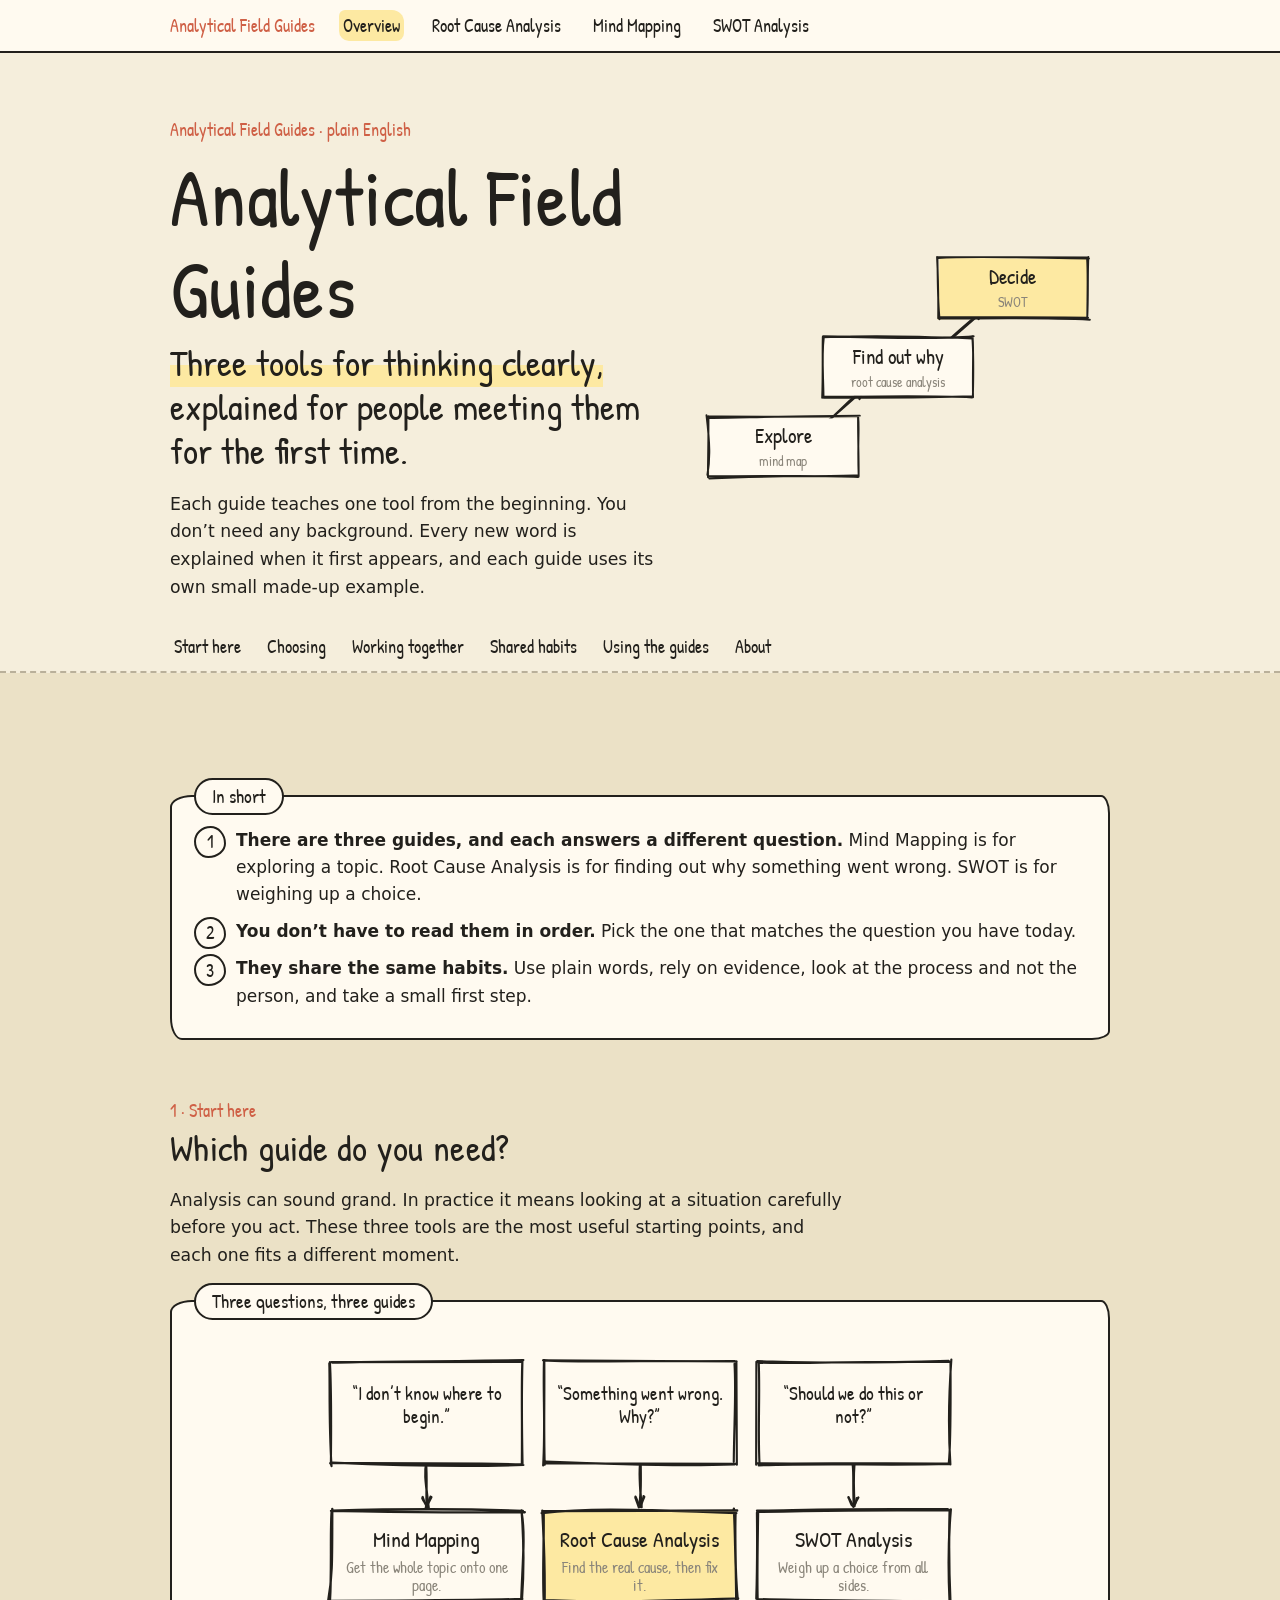
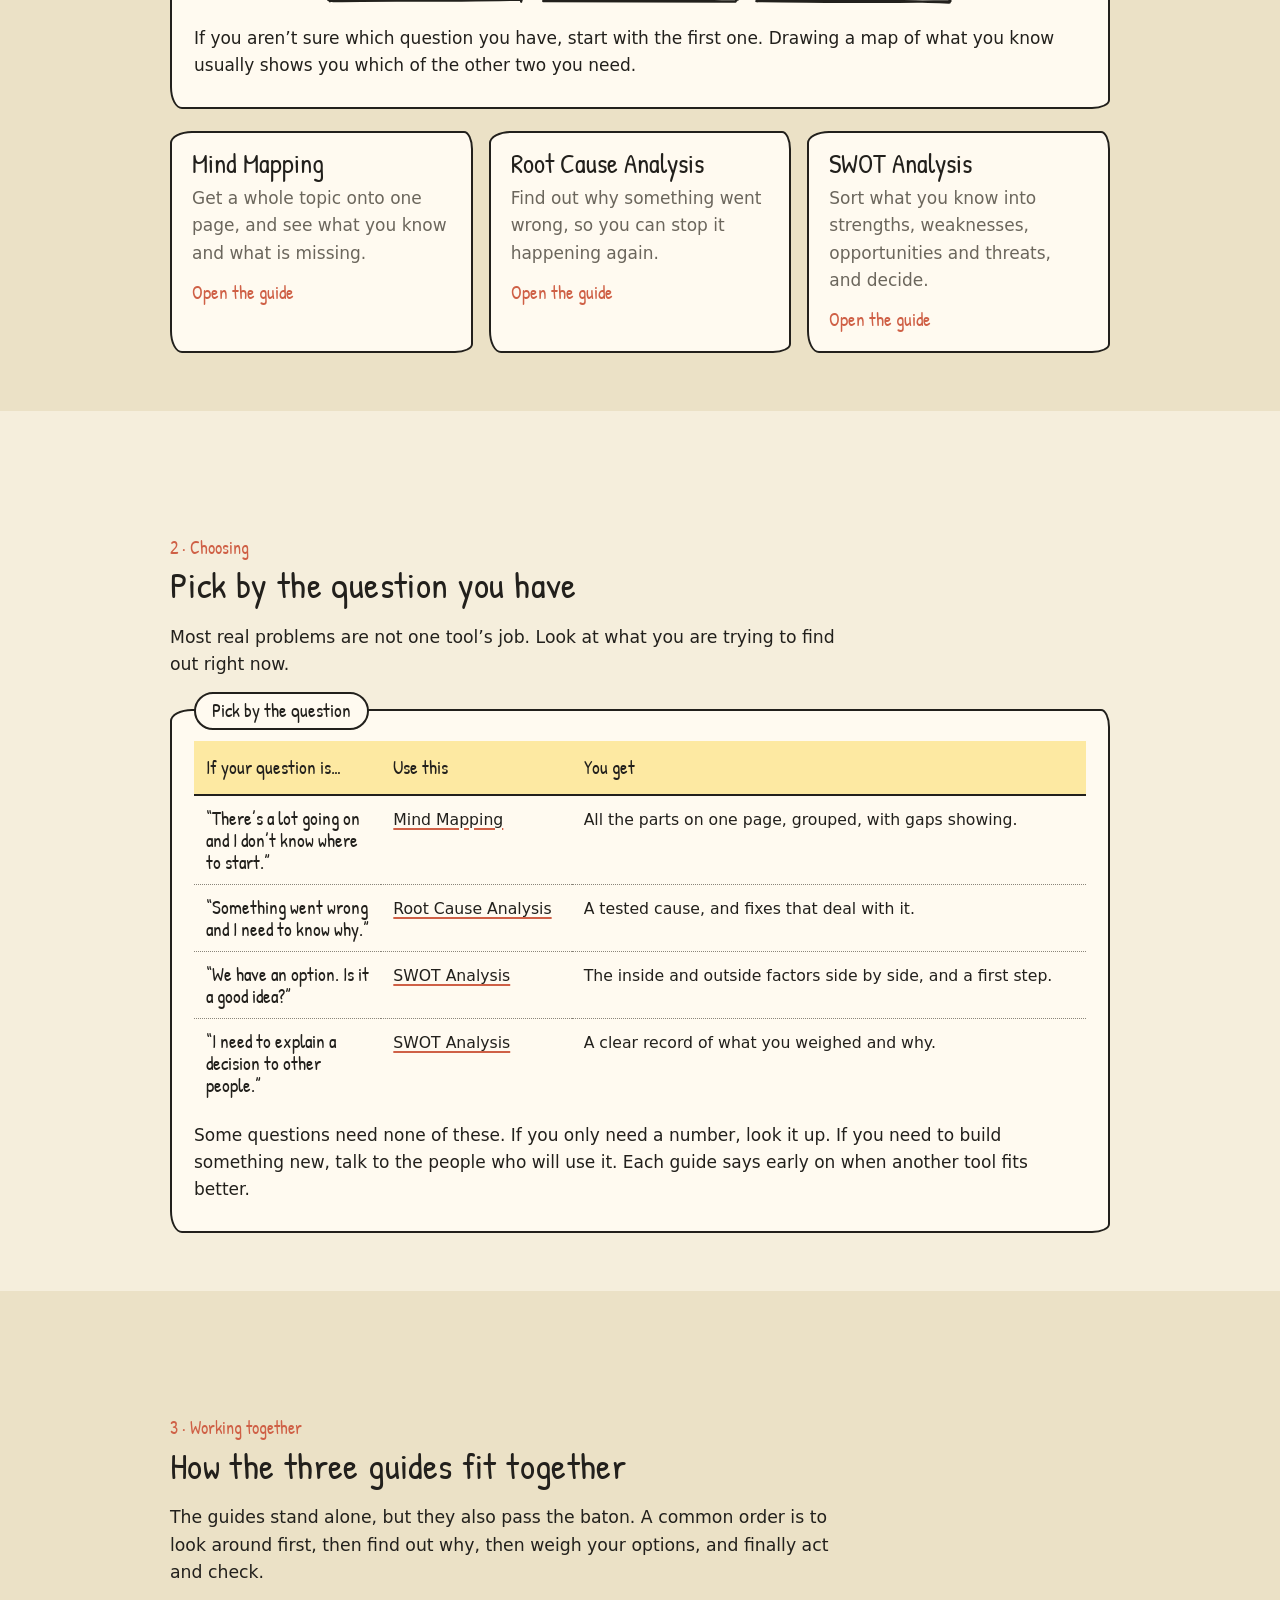
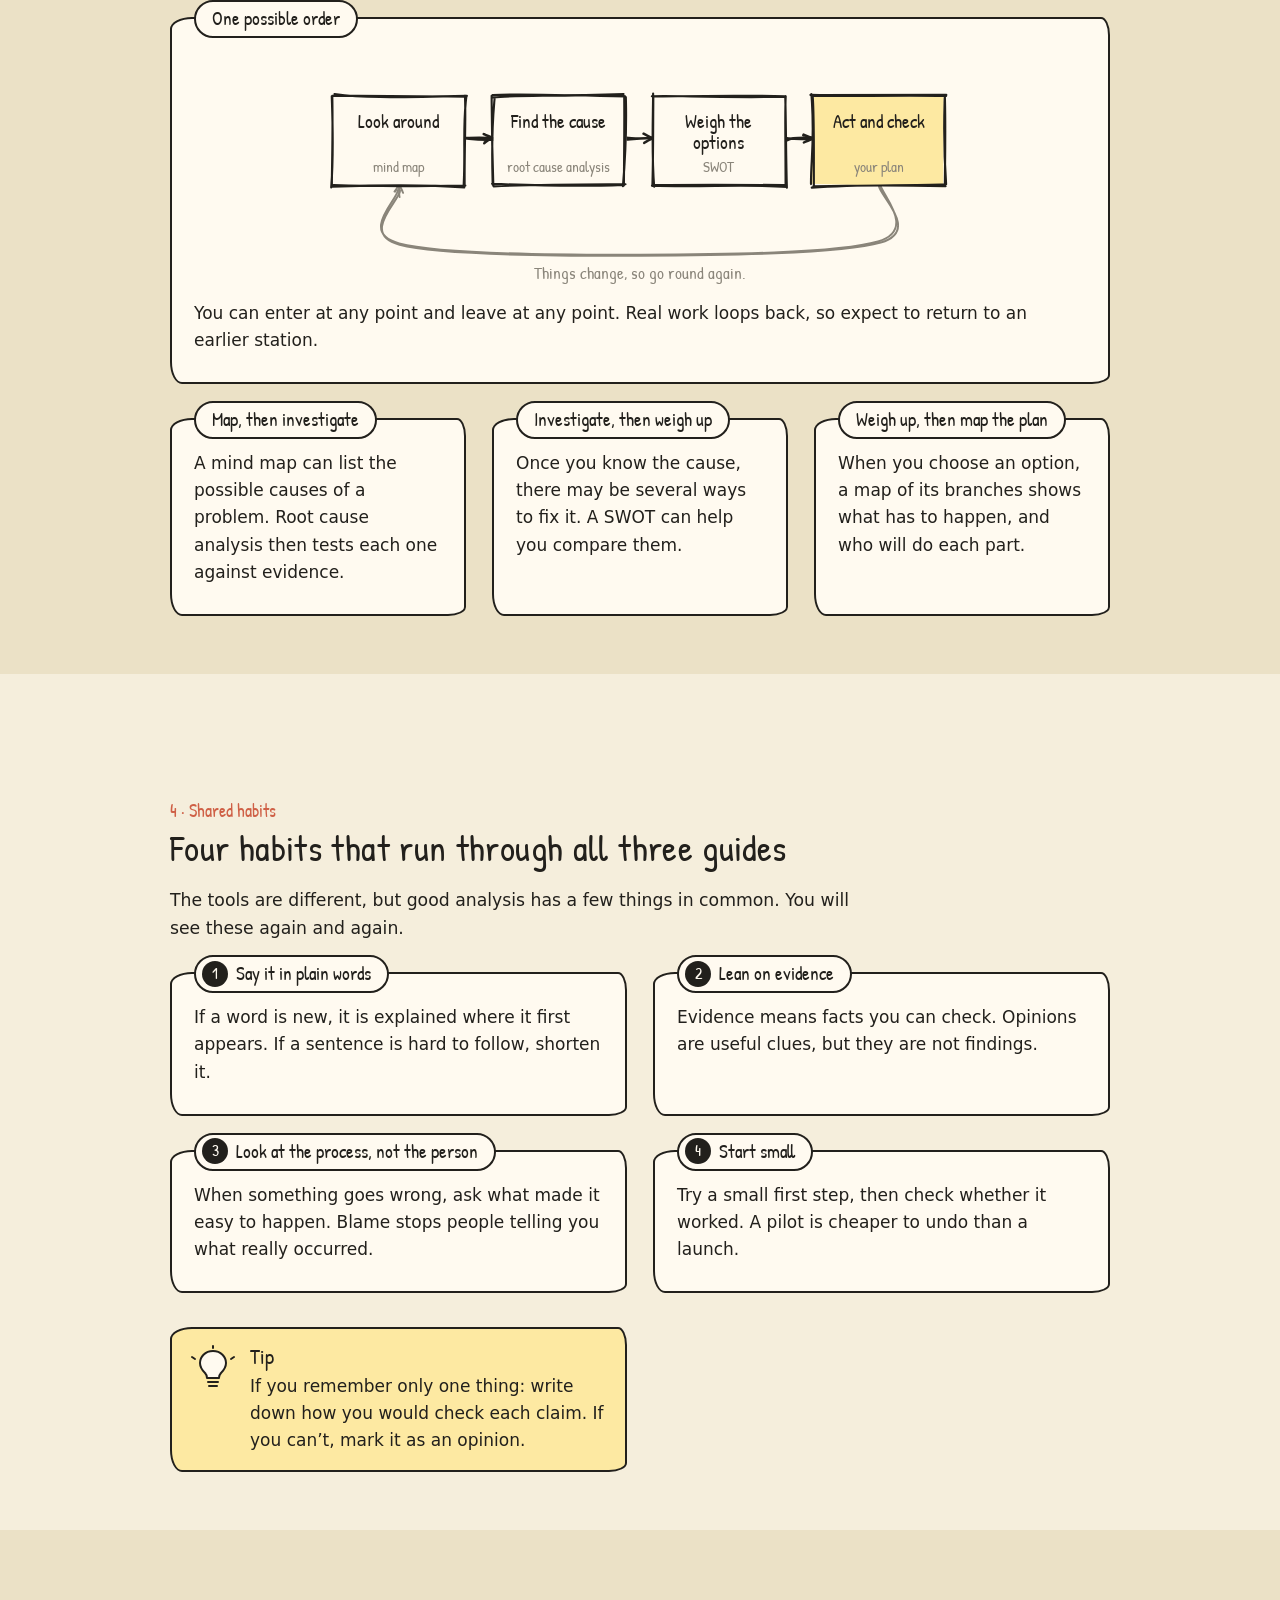
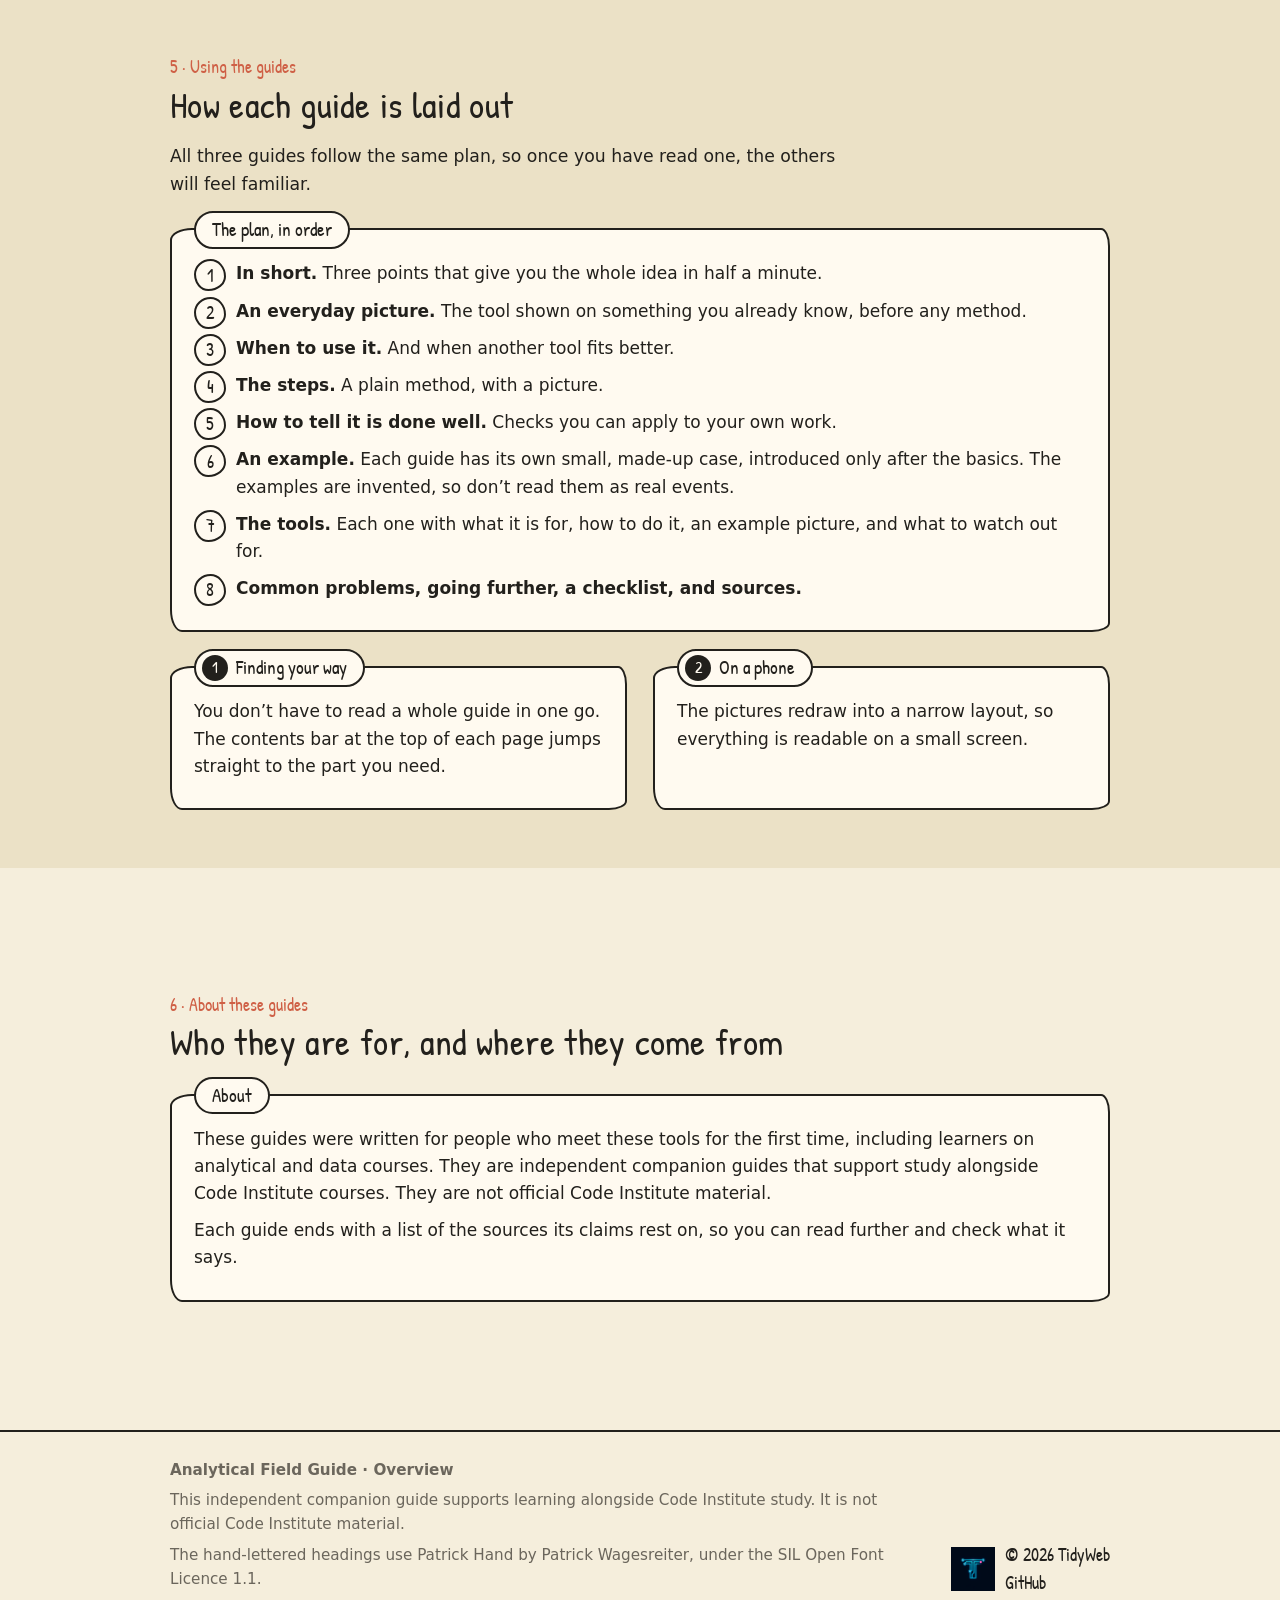
<file: index.html>
<!doctype html>
<html lang="en-GB">
<head>
<meta charset="utf-8">
<meta name="viewport" content="width=device-width, initial-scale=1">
<meta name="description" content="Three plain-English guides for people new to analysis: Mind Mapping to explore a topic, Root Cause Analysis to find out why something went wrong, and SWOT to weigh up a choice.">
<title>Analytical Field Guides — Plain-English Guides to Three Thinking Tools</title>
<link rel="canonical" href="https://tidyweb.github.io/analytical-field-guides/">
<meta property="og:type" content="website">
<meta property="og:site_name" content="TidyWeb Analytical Field Guides">
<meta property="og:title" content="Analytical Field Guides — Plain-English Guides to Three Thinking Tools">
<meta property="og:description" content="Three plain-English guides for people new to analysis: Mind Mapping to explore a topic, Root Cause Analysis to find out why something went wrong, and SWOT to weigh up a choice.">
<meta property="og:url" content="https://tidyweb.github.io/analytical-field-guides/">
<meta name="twitter:card" content="summary">
<meta name="twitter:title" content="Analytical Field Guides — Plain-English Guides to Three Thinking Tools">
<meta name="twitter:description" content="Three plain-English guides for people new to analysis: Mind Mapping to explore a topic, Root Cause Analysis to find out why something went wrong, and SWOT to weigh up a choice.">
<style>
@font-face{font-family:'Patrick Hand';src:url([data-uri]) format('woff2');font-display:swap}
:root{--ink:#22201c;--paper:#f5eedc;--card:#fffaf0;--yel:#fde9a2;--coral:#cf6046;--grey:#6b665c;--line:#22201c;
--hand:'Patrick Hand','Comic Neue','Segoe Print',cursive;--sans:system-ui,-apple-system,'Segoe UI',Roboto,'Noto Sans',Arial,sans-serif;
--wob:22px 9px 18px 12px/12px 18px 9px 22px}
*{box-sizing:border-box}
body{margin:0;background:var(--paper);color:var(--ink);font:17px/1.6 var(--sans)}
.wrap{max-width:980px;margin:0 auto;padding:28px 20px 60px}
h1,h2,h3,.hand{font-family:var(--hand);font-weight:400;line-height:1.15;letter-spacing:.01em}
h2{font-size:2.3rem;margin:56px 0 6px}
h3{font-size:1.6rem;margin:0}
.kicker{font-family:var(--hand);font-size:1.15rem;color:var(--coral)}
.lede{font-size:1.08rem;max-width:62ch}
.panels{display:grid;grid-template-columns:repeat(2,minmax(0,1fr));gap:34px 26px;margin-top:30px}
.panel{position:relative;background:var(--card);border:2px solid var(--line);border-radius:var(--wob);padding:30px 22px 18px;min-width:0}
.panel.full{grid-column:1/-1}
.panel .tab{position:absolute;top:-19px;left:22px;background:var(--card);border:2px solid var(--line);border-radius:999px;
 padding:1px 16px 2px 6px;font-family:var(--hand);font-size:1.2rem;display:flex;align-items:center;gap:8px;white-space:nowrap}
.panel .tab b{display:inline-grid;place-items:center;width:26px;height:26px;border-radius:50%;background:var(--ink);color:var(--card);font-weight:400;font-size:1rem}
.panel p{margin:0 0 10px}
.use{background:var(--yel);border-radius:6px 14px 8px 12px;padding:8px 12px;margin-top:6px}
ol.steps{list-style:none;counter-reset:s;margin:0;padding:0}
ol.steps li{counter-increment:s;position:relative;padding:0 0 10px 42px}
ol.steps li::before{content:counter(s);position:absolute;left:0;top:-1px;width:28px;height:28px;border:2px solid var(--ink);
 border-radius:52% 48% 55% 45%/48% 55% 45% 52%;display:grid;place-items:center;font-family:var(--hand);font-size:1.1rem;line-height:1}
ul.rules{list-style:none;margin:0;padding:0}
ul.rules li{position:relative;padding:0 0 10px 34px}
ul.rules li::before{content:"";position:absolute;left:2px;top:4px;width:17px;height:17px;border:2px solid var(--ink);border-radius:3px 5px 2px 6px}
.tip{display:flex;gap:14px;align-items:flex-start;background:var(--yel);border:2px solid var(--line);border-radius:var(--wob);padding:16px 18px}
.tip svg{flex:0 0 46px}
.fig{overflow-x:auto}
.fig svg.sk{display:block;width:100%;height:auto;max-width:640px;margin:4px auto 0;min-width:300px}
svg.sk text{font-family:var(--hand)}
.key{display:flex;flex-wrap:wrap;gap:6px 22px;justify-content:center;font-size:.95rem;color:var(--grey);margin-top:8px}
svg.sk{max-width:640px}.fig-narrow{display:none}.fig-narrow svg.sk{max-width:420px}
@media (max-width:620px){.fig-wide{display:none}.fig-narrow{display:block}}
@media (max-width:720px){.panels{grid-template-columns:minmax(0,1fr)}h2{font-size:1.9rem}body{font-size:16px}}

:root{--sand:#ebe1c6}
.band{padding:52px 0 58px}
.band.sand{background:var(--sand)}
.band .wrap.in{padding:0 20px}
.band section{margin-top:0}
.band section>:first-child{margin-top:0}
footer{margin-top:0}

html{scroll-behavior:smooth}
a{color:var(--ink);text-decoration-color:var(--coral);text-decoration-thickness:2px;text-underline-offset:3px}
a:hover{background:var(--yel)}
:focus-visible{outline:3px solid var(--coral);outline-offset:3px;border-radius:4px}
.skip{position:absolute;left:-999px;top:8px;background:var(--ink);color:var(--card);padding:8px 16px;border-radius:10px;z-index:50;font-family:var(--hand);font-size:1.2rem;text-decoration:none}
.skip:focus{left:12px}
.series{background:var(--card);border-bottom:2px solid var(--ink)}
.series .in,.toc .in{max-width:980px;margin:0 auto;padding:10px 20px;display:flex;gap:6px 24px;align-items:center;overflow-x:auto;white-space:nowrap;font-family:var(--hand);font-size:1.15rem;scrollbar-width:none}
.series .name{color:var(--coral)}
.series a,.toc a{text-decoration:none;padding:1px 4px}
.series a[aria-current=page]{background:var(--yel);border-radius:6px 12px 8px 10px}
.toc{border-bottom:2px dashed #b9b09a}
.toc .in{font-size:1.1rem;padding-top:8px;padding-bottom:8px}
@media (min-width:721px){.toc .in{flex-wrap:wrap;white-space:normal;gap:2px 18px}}
.hero{padding:34px 0 6px;display:grid;grid-template-columns:minmax(0,1.15fr) minmax(0,1fr);gap:8px 28px;align-items:center}
.hero-img{display:block;width:100%;height:auto}
@media (max-width:720px){.hero{grid-template-columns:1fr}.hero-img{max-width:340px;margin:6px auto 0}}
h1{font-size:clamp(3rem,9vw,5rem);margin:6px 0 4px}
.sub{font-family:var(--hand);font-size:clamp(1.55rem,4.2vw,2.3rem);line-height:1.2;margin:6px 0 16px;max-width:30ch}
.sub mark{background:linear-gradient(transparent 55%,var(--yel) 55%);color:inherit}
h2{scroll-margin-top:12px}
section{scroll-margin-top:12px}
.panels.three{grid-template-columns:repeat(3,minmax(0,1fr))}
.panel .say{font-family:var(--hand);font-size:1.35rem;line-height:1.2;margin:0 0 8px}
.panel.hl{background:var(--yel)}
.panel.hl .tab{background:var(--yel)}
.big{font-size:1.25rem;line-height:1.5;background:var(--yel);border:2px solid var(--line);border-radius:var(--wob);padding:18px 22px;margin:14px 0 0}
.callout{background:#f6d6cb;border:2px solid var(--line);border-radius:var(--wob);padding:20px 24px;margin-top:26px}
.callout h3{margin-bottom:8px}
.callout p{margin:0 0 10px}.callout p:last-child{margin:0}
.facts{display:grid;grid-template-columns:repeat(3,minmax(0,1fr));gap:16px;margin:16px 0 18px}
.fact{border:2px solid var(--line);border-radius:var(--wob);padding:14px 18px;background:var(--card)}
.fact .k{font-family:var(--hand);color:var(--coral);font-size:1.15rem}
.fact .n{font-family:var(--hand);font-size:2.8rem;line-height:1.05}
.fact.bad{background:#f6d6cb}
.fact p{margin:2px 0 0;font-size:.98rem}
.plain-list{margin:8px 0 0;padding-left:1.2em}.plain-list li{margin:0 0 6px}
.toolmap{list-style:none;padding:0;margin:22px 0 0;display:grid;grid-template-columns:repeat(auto-fit,minmax(215px,1fr));gap:14px}
.toolmap a{display:block;height:100%;text-decoration:none;border:2px solid var(--line);border-radius:var(--wob);background:var(--card);padding:10px 14px}
.toolmap a:hover{background:var(--yel)}
.toolmap .t{font-family:var(--hand);font-size:1.35rem;line-height:1.15;display:block}
.toolmap .q{font-size:.95rem;color:var(--grey)}
.cmp{width:100%;border-collapse:separate;border-spacing:0;font-size:.98rem}
.cmp th,.cmp td{text-align:left;vertical-align:top;padding:11px 12px;border-bottom:1.5px dotted #8a857a}
.cmp thead th{font-family:var(--hand);font-weight:400;font-size:1.2rem;border-bottom:2px solid var(--ink);background:var(--yel)}
.cmp tbody th{font-family:var(--hand);font-weight:400;font-size:1.2rem;line-height:1.15;width:21%}
.cmp tbody tr:last-child th,.cmp tbody tr:last-child td{border-bottom:0}
.v{display:inline-block;font-family:var(--hand);font-size:1.15rem;line-height:1.2;padding:0 12px 1px;border:2px solid var(--ink);border-radius:999px;margin-bottom:4px}
.v.yes{background:var(--yel)}.v.part{background:#fff3c4;border-style:dashed}.v.no{color:var(--coral);border-color:var(--coral)}
.mid{text-align:center;color:var(--grey)}
footer{margin-top:70px;border-top:2px solid var(--ink);padding:26px 0 10px;font-size:.95rem;color:var(--grey)}
footer .row{display:flex;gap:24px;justify-content:space-between;align-items:flex-end;flex-wrap:wrap}
footer p{margin:0 0 6px}
footer .row>div{flex:1 1 380px}
footer .mark{display:inline-flex;gap:10px;align-items:center;text-decoration:none;font-family:var(--hand);font-size:1.1rem;color:var(--ink)}
footer .mark img{width:44px;height:44px;object-fit:contain}
.top{position:fixed;right:16px;bottom:16px;width:46px;height:46px;border-radius:50%;border:2px solid var(--ink);background:var(--card);font-family:var(--hand);font-size:1.4rem;cursor:pointer;display:none}
@media (max-width:720px){
 .panels.three,.facts{grid-template-columns:minmax(0,1fr)}
 .cmp thead{position:absolute;left:-9999px}
 .cmp,.cmp tbody,.cmp tr,.cmp td,.cmp th{display:block;width:auto}
 .cmp tr{border:2px solid var(--ink);border-radius:var(--wob);margin:0 0 14px;padding:8px 14px;background:var(--card)}
 .cmp th,.cmp td{border:0;padding:5px 0}
 .cmp tbody th{width:auto;font-size:1.4rem}
 .cmp td::before{content:attr(data-label);display:block;font-family:var(--hand);color:var(--coral);font-size:1.05rem}
 .cmp td.mid{text-align:left}
}

.tool-title{font-family:var(--hand);font-weight:400;font-size:2.3rem;line-height:1.15;margin:2px 0 6px}
section.tool,section.sec{margin-top:70px}
section.sec>.kicker+h2{margin-top:2px}
.panel .tab.nn{padding-left:16px}
.toolbox{margin-top:30px}
@media (max-width:720px){.tool-title{font-size:1.9rem}}

.hero-img svg{display:block;width:100%;height:auto}
.guides{list-style:none;padding:0;margin:22px 0 0;display:grid;grid-template-columns:repeat(auto-fit,minmax(250px,1fr));gap:16px}
.guides a{display:block;height:100%;text-decoration:none;border:2px solid var(--line);border-radius:var(--wob);background:var(--card);padding:16px 20px}
.guides a:hover{background:var(--yel)}
.guides .t{font-family:var(--hand);font-size:1.7rem;line-height:1.1;display:block}
.guides .q{display:block;margin:6px 0 10px;color:var(--grey)}
.guides .go{font-family:var(--hand);font-size:1.2rem;color:var(--coral)}
</style>
</head>
<body><a class="skip" href="#main">Skip to the guide</a><nav class="series" aria-label="Analytical Field Guides collection"><div class="in"><span class="name">Analytical Field Guides</span><a href="analytical-field-guides.html" aria-current="page">Overview</a><a href="root-cause-analysis-field-guide.html">Root Cause Analysis</a><a href="effective-mind-mapping-field-guide.html">Mind Mapping</a><a href="strategic-planning-with-swot-field-guide.html">SWOT Analysis</a></div></nav><div class="wrap" style="padding-bottom:0">
<header class="hero" id="top">
<div class="hero-text">
<div class="kicker">Analytical Field Guides · plain English</div>
<h1>Analytical Field Guides</h1>
<p class="sub"><mark>Three tools for thinking clearly,</mark> explained for people meeting them for the first time.</p>
<p class="lede">Each guide teaches one tool from the beginning. You don’t need any background. Every new word is explained when it first appears, and each guide uses its own small made-up example.</p>
</div>
<div class="hero-img"><svg class="sk" viewBox="0 0 480 340" role="img" aria-labelledby="heroov-t heroov-d"><title id="heroov-t">Three stepping stones: explore, find out why, decide</title><desc id="heroov-d">Three boxes rising like steps from lower left to upper right. The first reads explore, with the words mind map. The second reads find out why, with the words root cause analysis. The third reads decide, with the words SWOT. Arrows join them.</desc><path d="M150.4 239.4 C160.5 232.9, 168.1 223.1, 198.1 196.6 M149.5 240.3 C160.8 230.8, 173.6 220.1, 199.5 196.9" stroke="#22201c" stroke-width="2.6" fill="none" stroke-linecap="round"/><path d="M199.5 195.1 C197.2 197, 196.1 197.7, 190.1 198.3 M200 195.7 C197.9 197, 194.7 197.2, 190.4 199.2" stroke="#22201c" stroke-width="2.6" fill="none" stroke-linecap="round"/><path d="M198.9 196.8 C199.3 197.8, 199.2 200.4, 196.3 205.9 M200.2 196.4 C199 198.7, 198 201.5, 196.2 205.3" stroke="#22201c" stroke-width="2.6" fill="none" stroke-linecap="round"/><path d="M286 150.4 C297.3 140.3, 304.1 134.2, 337.1 105.7 M285.7 150.1 C299.3 137.2, 314 124, 335.9 106.1" stroke="#22201c" stroke-width="2.6" fill="none" stroke-linecap="round"/><path d="M334.9 105.6 C332.7 105.7, 331.2 108.3, 324.9 107.8 M335.5 105.6 C331.4 106.9, 329.2 107.5, 325 108.8" stroke="#22201c" stroke-width="2.6" fill="none" stroke-linecap="round"/><path d="M334.2 105.1 C334.7 108.7, 334.2 108.7, 331.1 115.4 M334.6 106.3 C333.9 109, 332.1 112.5, 330.8 114.9" stroke="#22201c" stroke-width="2.6" fill="none" stroke-linecap="round"/><path d="M26.2 227.8 L196.7 227.9 L196.8 293.7 L27 292.5" stroke="none" stroke-width="0" fill="#fffaf0" stroke-linecap="round"/><path d="M26.6 227.4 C57.8 227.7, 92.4 225.3, 196.7 224.8 M24.7 225.8 C86.6 226, 149.2 226.3, 195.1 225.3 M194.9 226.7 C196.2 241.3, 194.1 256.5, 195.4 292.8 M194.7 226.9 C194.6 252.7, 195.7 277, 195.3 294 M194.7 292.2 C150.2 294.2, 103.4 292, 26.4 295.9 M194.8 294.2 C158.2 292.1, 119.7 293.3, 25.9 293.4 M24.2 291.9 C27.4 274.1, 27.1 257, 23.2 224.4 M24.9 294.5 C24.6 280.4, 25.5 267.2, 25.4 225.4" stroke="#22201c" stroke-width="2.2" fill="none" stroke-linecap="round"/><text x="110" y="256" font-size="24" fill="#22201c" text-anchor="middle">Explore</text><text x="110" y="282" font-size="16" fill="#8a857a" text-anchor="middle">mind map</text><path d="M156.7 135 L325.7 137.6 L324.8 204 L155.8 202" stroke="none" stroke-width="0" fill="#fffaf0" stroke-linecap="round"/><path d="M155.4 136.2 C189.7 134.8, 224 133.5, 323.6 137.4 M155.1 135 C219.7 136.8, 285.4 138.6, 325.5 135 M324.4 137 C325.6 151.7, 324.2 169.3, 324.8 204.1 M323.9 134.9 C325.5 153.9, 325.5 170.2, 324.6 203.3 M323.7 204.2 C276.5 201.8, 228.4 203.4, 156.2 203.3 M324.9 202.9 C257.1 205.3, 189.7 204.1, 155.8 204.6 M155.6 203.8 C155.4 178.7, 153.2 157.6, 156 135.3 M154.1 204.5 C155.1 179.6, 154.3 155, 154.8 135.4" stroke="#22201c" stroke-width="2.2" fill="none" stroke-linecap="round"/><text x="240" y="166" font-size="24" fill="#22201c" text-anchor="middle">Find out why</text><text x="240" y="192" font-size="16" fill="#8a857a" text-anchor="middle">root cause analysis</text><path d="M287.1 46.5 L454.6 47.4 L452.9 114.2 L284.6 115.9" stroke="none" stroke-width="0" fill="#fde9a2" stroke-linecap="round"/><path d="M284.1 45.1 C317.1 45.2, 355.6 45.2, 454.9 45.7 M285.4 46.4 C320.9 44.2, 355.9 45.4, 456 46.9 M453.9 47.3 C455 62, 454.4 82, 454.1 115.3 M455.3 45.1 C454.2 68.7, 455.4 88.5, 454 114.7 M457 116.2 C402.7 113.7, 353.4 114.8, 286 115 M455 113.9 C392.2 113, 327.7 113.7, 285.8 113.5 M287 115.7 C284.8 96.9, 285.1 81, 284.5 46.2 M285.4 114.5 C285.6 92.5, 285.4 70.1, 284.1 45.3" stroke="#22201c" stroke-width="2.2" fill="none" stroke-linecap="round"/><text x="370" y="76" font-size="24" fill="#22201c" text-anchor="middle">Decide</text><text x="370" y="102" font-size="16" fill="#8a857a" text-anchor="middle">SWOT</text></svg></div>
</header></div><nav class="toc" aria-label="Sections of this guide"><div class="in"><a href="#start">Start here</a><a href="#choose">Choosing</a><a href="#together">Working together</a><a href="#habits">Shared habits</a><a href="#using">Using the guides</a><a href="#about">About</a></div></nav><main id="main"><div class="band sand"><div class="wrap in">
<section id="start" class="sec">
<div class="panels">
 <div class="panel full"><span class="tab nn">In short</span>
  <ol class="steps">
   <li><strong>There are three guides, and each answers a different question.</strong> Mind Mapping is for exploring a topic. Root Cause Analysis is for finding out why something went wrong. SWOT is for weighing up a choice.</li>
   <li><strong>You don’t have to read them in order.</strong> Pick the one that matches the question you have today.</li>
   <li><strong>They share the same habits.</strong> Use plain words, rely on evidence, look at the process and not the person, and take a small first step.</li>
  </ol></div>
</div>

<div class="kicker" style="margin-top:56px">1 · Start here</div>
<h2>Which guide do you need?</h2>
<p class="lede">Analysis can sound grand. In practice it means looking at a situation carefully before you act. These three tools are the most useful starting points, and each one fits a different moment.</p>
<div class="panels">
 <div class="panel full"><span class="tab nn">Three questions, three guides</span>
  <div class="fig"><div class="fig-wide"><svg class="sk" viewBox="0 0 600 260" role="img" aria-labelledby="chw-t chw-d"><title id="chw-t">Which guide answers which question</title><desc id="chw-d">Three questions and the guide that answers each. I don’t know where to begin: Mind Mapping. Something went wrong, why: Root Cause Analysis. Should we do this or not: SWOT Analysis.</desc><path d="M99.7 118.2 C97.7 128.7, 98.8 135.2, 101.9 161.3 M99.4 119 C100.4 132.5, 99.5 146.9, 100 160.7" stroke="#22201c" stroke-width="2.2" fill="none" stroke-linecap="round"/><path d="M99.2 160.7 C100.9 158.1, 102.1 156.1, 103.6 150.7 M99.9 160.2 C101.3 156.5, 103.2 153.7, 104.4 151.1" stroke="#22201c" stroke-width="2.2" fill="none" stroke-linecap="round"/><path d="M100.8 160.1 C100.1 157.6, 97.3 156.2, 95.9 152 M100.1 159.8 C97.9 156.1, 96.6 152.8, 96.2 151" stroke="#22201c" stroke-width="2.2" fill="none" stroke-linecap="round"/><path d="M300.3 119.2 C299 125.9, 299.4 136.1, 301.5 160.4 M300.6 121 C300.9 136.7, 301 151.8, 299.1 159.8" stroke="#22201c" stroke-width="2.2" fill="none" stroke-linecap="round"/><path d="M299.5 159 C301.4 158.8, 302.3 156.5, 303.4 150.2 M300.5 160.1 C300.9 158.5, 301.6 156, 304 150.7" stroke="#22201c" stroke-width="2.2" fill="none" stroke-linecap="round"/><path d="M298.9 160.6 C298.4 158.4, 297.5 156.7, 295.7 151.5 M299.6 159.7 C298.6 158.2, 298.4 156.3, 295.8 150.6" stroke="#22201c" stroke-width="2.2" fill="none" stroke-linecap="round"/><path d="M501 120.1 C500.4 127.6, 499.9 137, 501.1 159.5 M499.5 120.8 C500.6 130.6, 499.5 140.6, 500.5 159" stroke="#22201c" stroke-width="2.2" fill="none" stroke-linecap="round"/><path d="M499.9 159.5 C501.9 157.5, 502.4 156.9, 503.2 152 M500 160 C501.3 157.6, 502.8 154.7, 504.7 151.4" stroke="#22201c" stroke-width="2.2" fill="none" stroke-linecap="round"/><path d="M499.2 158.9 C498.9 159.2, 497.6 157.1, 495.5 151.1 M500.2 159.6 C498.5 157.3, 497.4 155, 495.4 151.3" stroke="#22201c" stroke-width="2.2" fill="none" stroke-linecap="round"/><path d="M8.2 24.2 L189 24.3 L190.1 121.9 L10.6 118.5" stroke="none" stroke-width="0" fill="#fffaf0" stroke-linecap="round"/><path d="M11.6 25.1 C47.6 23.8, 82.6 24.4, 190.7 22.6 M10.7 24.5 C66.4 24.9, 123.8 25, 189.7 24.4 M189.6 25.5 C188.7 49.6, 189.6 77, 189.2 119.9 M189.8 23.3 C189 54.2, 189.2 84.6, 189.9 119.8 M190.7 120.9 C142.2 122.6, 95 122.5, 12 118.7 M189.5 120.3 C140.8 119.1, 90.3 119.1, 9.5 119.2 M10.8 122 C8.1 81.1, 9.4 45.9, 8.7 25.6 M10.2 120.7 C10.6 81.8, 10.5 45.8, 9.3 24.4" stroke="#22201c" stroke-width="2" fill="none" stroke-linecap="round"/><text x="100" y="60" font-size="18" fill="#22201c" text-anchor="middle">“I don’t know where to</text><text x="100" y="82" font-size="18" fill="#22201c" text-anchor="middle">begin.”</text><path d="M8.6 165.8 L187.9 164.1 L188.2 250.2 L9.4 246" stroke="none" stroke-width="0" fill="#fffaf0" stroke-linecap="round"/><path d="M10.3 164 C45.1 164.3, 84.2 166.1, 192 165.2 M11.1 163.7 C71.8 162.1, 132.6 161.6, 190.2 164.1 M189.1 165.8 C192.6 187, 189.8 213.9, 188.6 249.1 M189 163.5 C191.5 196.3, 190.7 227.5, 189.3 247.1 M189.7 246.5 C138.4 248.2, 89.7 247.4, 11.9 248.5 M189.5 247 C144 248.3, 98.7 248, 9.4 248.3 M7.8 247.5 C12 223.7, 11.3 204.5, 11.5 162.1 M9.3 248.7 C11.2 217.9, 9.4 187.2, 10.9 164.4" stroke="#22201c" stroke-width="2.2" fill="none" stroke-linecap="round"/><text x="100" y="198" font-size="21" fill="#22201c" text-anchor="middle">Mind Mapping</text><text x="100" y="222" font-size="15" fill="#8a857a" text-anchor="middle">Get the whole topic onto one</text><text x="100" y="239" font-size="15" fill="#8a857a" text-anchor="middle">page.</text><path d="M209 22.9 L391.3 23.8 L390.6 118 L208.2 121.9" stroke="none" stroke-width="0" fill="#fffaf0" stroke-linecap="round"/><path d="M209.1 22.8 C246.9 24.8, 281.4 23.4, 388.9 23.4 M209.3 22.9 C275.1 22.9, 339.3 24, 390.6 23.9 M388.6 26.1 C390.2 51.3, 388.3 80.1, 387.9 117.9 M390.4 23.7 C390.2 48.4, 390.4 72.5, 390.8 120.6 M388.7 120.4 C338.9 122.1, 284.4 120.8, 211.7 117.8 M389.6 119.9 C349.3 120.1, 307.2 119.5, 209.3 119.3 M209.2 121.4 C211.4 84.7, 208.9 51.3, 210 22.9 M210.7 120.7 C209.7 89.5, 210.6 57.7, 210.3 24.4" stroke="#22201c" stroke-width="2" fill="none" stroke-linecap="round"/><text x="300" y="60" font-size="18" fill="#22201c" text-anchor="middle">“Something went wrong.</text><text x="300" y="82" font-size="18" fill="#22201c" text-anchor="middle">Why?”</text><path d="M209.5 164.5 L390.2 163.6 L388.7 246.3 L211.5 249.4" stroke="none" stroke-width="0" fill="#fde9a2" stroke-linecap="round"/><path d="M207.8 166.1 C244.4 161.7, 282.9 161.6, 390.3 166.1 M209.7 164.3 C278.3 163.7, 348.2 164.2, 391.1 163.6 M388 161.9 C389.8 192.7, 388.6 216.2, 391.6 247.2 M389.6 164 C388.7 191.3, 390.1 216.9, 390.2 247.9 M392 246 C335 247.7, 279.1 250.2, 211.5 247.6 M389.6 248.9 C352.5 249.2, 315.6 248.4, 209.3 248.4 M210.6 246.8 C210.8 227, 210.7 204.9, 208.4 163.8 M209.8 248.7 C208.5 224.7, 210 199.6, 209.7 164.4" stroke="#22201c" stroke-width="2.2" fill="none" stroke-linecap="round"/><text x="300" y="198" font-size="21" fill="#22201c" text-anchor="middle">Root Cause Analysis</text><text x="300" y="222" font-size="15" fill="#8a857a" text-anchor="middle">Find the real cause, then fix</text><text x="300" y="239" font-size="15" fill="#8a857a" text-anchor="middle">it.</text><path d="M409.9 26.1 L589.2 23.4 L591.2 118.5 L410.3 120.9" stroke="none" stroke-width="0" fill="#fffaf0" stroke-linecap="round"/><path d="M411 25 C446.2 26.6, 484.5 23.3, 591.6 24.3 M410.1 23.5 C447.7 24.5, 482.9 26.5, 589.4 23.3 M591.9 22.2 C589.3 57.3, 588.8 87.6, 591 120.4 M591.1 24.2 C591.3 61.9, 591.6 98.9, 589.5 119.2 M591 120 C531.1 121.7, 473.8 119.1, 411.3 121.3 M589.7 119.6 C521.8 118.9, 452.1 119.9, 409.2 119.4 M412.1 120.7 C410.3 88.2, 412.7 56.8, 411.3 24.7 M408.9 120.7 C409 97.2, 408.8 71.8, 409.1 24.3" stroke="#22201c" stroke-width="2" fill="none" stroke-linecap="round"/><text x="500" y="60" font-size="18" fill="#22201c" text-anchor="middle">“Should we do this or</text><text x="500" y="82" font-size="18" fill="#22201c" text-anchor="middle">not?”</text><path d="M410.4 163.2 L588.1 163.2 L589.3 246.8 L409.1 248.4" stroke="none" stroke-width="0" fill="#fffaf0" stroke-linecap="round"/><path d="M409.7 163.8 C448.1 163.5, 481.7 161.5, 588.5 162.5 M410.4 164.9 C450.9 164, 491.8 163.2, 589.8 163.1 M591.4 162.5 C588.7 193.9, 589 222.8, 590.3 249.7 M590.3 164.4 C589.8 186.3, 589 206.3, 591 248.7 M589.9 249.9 C527.2 247.2, 468.5 248.5, 411.1 246.7 M589.8 248.6 C524.9 250.2, 462.7 248.7, 409.1 248.5 M409.1 246.2 C409.6 230.3, 410.2 209.8, 409.7 165.6 M410.3 248.7 C409.6 229.4, 410 212, 410.7 164.3" stroke="#22201c" stroke-width="2.2" fill="none" stroke-linecap="round"/><text x="500" y="198" font-size="21" fill="#22201c" text-anchor="middle">SWOT Analysis</text><text x="500" y="222" font-size="15" fill="#8a857a" text-anchor="middle">Weigh up a choice from all</text><text x="500" y="239" font-size="15" fill="#8a857a" text-anchor="middle">sides.</text></svg></div><div class="fig-narrow"><svg class="sk" viewBox="0 0 380 600" role="img" aria-labelledby="chn-t chn-d"><title id="chn-t">Which guide answers which question</title><desc id="chn-d">Three questions and the guide that answers each. I don’t know where to begin: Mind Mapping. Something went wrong, why: Root Cause Analysis. Should we do this or not: SWOT Analysis.</desc><path d="M188.5 101.4 C189.7 105.4, 190.5 110.7, 188.9 127.5 M189.8 100.4 C189.4 109, 190.3 119.5, 190.4 128.4" stroke="#22201c" stroke-width="2.2" fill="none" stroke-linecap="round"/><path d="M190.8 128.1 C191.8 125.6, 190.7 124.2, 194.3 120 M190.1 127.8 C191 124.2, 192.8 120.9, 194.6 119" stroke="#22201c" stroke-width="2.2" fill="none" stroke-linecap="round"/><path d="M190.2 127.6 C188.8 125.1, 188.1 124.3, 186.6 119.1 M190.3 128.5 C188.5 125, 187 121.2, 185.4 118.8" stroke="#22201c" stroke-width="2.2" fill="none" stroke-linecap="round"/><path d="M189.1 294 C191 303, 191 307.6, 188.4 322.6 M191 296.2 C189.8 302.8, 189.5 307.6, 189.6 323.6" stroke="#22201c" stroke-width="2.2" fill="none" stroke-linecap="round"/><path d="M188.9 324.6 C190.1 322.4, 190.8 320.7, 194.1 315.5 M189.6 323.7 C190.6 322.2, 192.3 320.3, 194.2 314.6" stroke="#22201c" stroke-width="2.2" fill="none" stroke-linecap="round"/><path d="M190.5 324.1 C189.3 321.9, 188.2 320.8, 186.3 314.7 M189.8 324.4 C189.4 321.9, 187.8 319.4, 186.1 314.4" stroke="#22201c" stroke-width="2.2" fill="none" stroke-linecap="round"/><path d="M189.7 491 C192.2 496.2, 191.5 504.5, 188 522.1 M189.9 491.9 C190.3 499.9, 191 506.8, 191 521" stroke="#22201c" stroke-width="2.2" fill="none" stroke-linecap="round"/><path d="M189.2 518.9 C190.6 519.2, 191 517.1, 193.9 511.1 M190.2 519.6 C191 517.3, 192.4 515, 193.8 511.3" stroke="#22201c" stroke-width="2.2" fill="none" stroke-linecap="round"/><path d="M190.8 520.6 C189.8 518.8, 188.4 517.3, 186.1 510.2 M190.4 520.3 C188.2 517, 186.9 514.2, 185.7 511.1" stroke="#22201c" stroke-width="2.2" fill="none" stroke-linecap="round"/><path d="M38.6 17.8 L337.9 16.1 L338.2 102.2 L39.4 98" stroke="none" stroke-width="0" fill="#fffaf0" stroke-linecap="round"/><path d="M40.3 16 C99.5 16.2, 161.9 17.6, 341.5 16.9 M40.8 15.8 C142.5 13.9, 244.2 13.5, 340.1 16.1 M339.1 17.8 C342.6 39, 339.8 65.9, 338.6 101.1 M339 15.5 C341.5 48.3, 340.7 79.5, 339.3 99.1 M339.8 98.9 C255.2 100.7, 172.6 100.1, 41.4 100.3 M339.6 99.3 C263.8 100.5, 188.2 100.3, 39.6 100.2 M37.8 99.5 C42 75.7, 41.3 56.5, 41.5 14.1 M39.3 100.7 C41.2 69.9, 39.4 39.2, 40.9 16.4" stroke="#22201c" stroke-width="2" fill="none" stroke-linecap="round"/><text x="190" y="54" font-size="19" fill="#22201c" text-anchor="middle">“I don’t know where to begin.”</text><path d="M39 128.9 L341.3 129.8 L340.6 194 L38.2 197.9" stroke="none" stroke-width="0" fill="#fffaf0" stroke-linecap="round"/><path d="M39.3 129.2 C100.9 131.3, 159.9 130.3, 339.2 129.6 M39.5 129.2 C148.4 129, 256.3 129.7, 340.5 129.9 M338.6 132.1 C340.5 148.2, 338.6 167.9, 337.9 193.9 M340.4 129.7 C340.1 146.9, 340.4 163.4, 340.8 196.6 M339 196.3 C253 198.1, 163.5 197.1, 41.2 194.4 M339.7 196 C271.8 195.6, 202.5 195.2, 39.5 195.5 M39.2 197.4 C41.4 171.4, 38.8 148.8, 40 128.9 M40.7 196.7 C39.4 175.1, 40.4 152.9, 40.3 130.4" stroke="#22201c" stroke-width="2.2" fill="none" stroke-linecap="round"/><text x="190" y="158" font-size="21" fill="#22201c" text-anchor="middle">Mind Mapping</text><text x="190" y="182" font-size="15" fill="#8a857a" text-anchor="middle">Get the whole topic onto one page.</text><path d="M39.5 212.5 L340.2 211.6 L338.7 294.3 L41.5 297.4" stroke="none" stroke-width="0" fill="#fffaf0" stroke-linecap="round"/><path d="M38.4 213.5 C99 210, 161 209.9, 340.2 213.5 M39.8 212.2 C154.4 212.1, 270 212.4, 340.8 211.7 M338 209.9 C339.8 240.7, 338.6 264.2, 341.6 295.2 M339.6 212 C338.7 239.3, 340.1 264.9, 340.2 295.9 M341.5 294.5 C247.5 296.3, 154.3 298.1, 41.1 295.7 M339.7 296.6 C278.1 297.5, 216.8 296.8, 39.5 296.3 M40.6 294.8 C40.8 275, 40.7 252.9, 38.4 211.8 M39.8 296.7 C38.5 272.7, 40 247.6, 39.7 212.4" stroke="#22201c" stroke-width="2" fill="none" stroke-linecap="round"/><text x="190" y="250" font-size="19" fill="#22201c" text-anchor="middle">“Something went wrong. Why?”</text><path d="M39.9 328.1 L339.2 325.4 L341.2 390.5 L40.3 392.9" stroke="none" stroke-width="0" fill="#fde9a2" stroke-linecap="round"/><path d="M40.7 326.7 C100.3 328.3, 162.2 325.8, 341.2 326.2 M40 325.6 C102 327.1, 162.1 328.6, 339.5 325.5 M341.9 324.2 C339.3 349.2, 338.8 369.3, 341 392.4 M341.1 326.2 C341 352.2, 341.4 377.5, 339.5 391.2 M340.7 392 C242 393.7, 145.2 391.9, 41 393 M339.8 391.7 C226.1 390.9, 111.1 391.7, 39.4 391.5 M42.1 392.7 C40.1 370.2, 42.5 348.7, 41.3 326.7 M38.9 392.7 C39.1 376.6, 39 358.7, 39.1 326.3" stroke="#22201c" stroke-width="2.2" fill="none" stroke-linecap="round"/><text x="190" y="354" font-size="21" fill="#22201c" text-anchor="middle">Root Cause Analysis</text><text x="190" y="378" font-size="15" fill="#8a857a" text-anchor="middle">Find the real cause, then fix it.</text><path d="M40.4 407.2 L338.1 407.2 L339.3 490.8 L39.1 492.4" stroke="none" stroke-width="0" fill="#fffaf0" stroke-linecap="round"/><path d="M39.8 407.9 C101.7 407, 160.1 405.4, 338.9 406.9 M40.3 408.6 C107.9 407.5, 175.7 406.9, 339.9 407.3 M341.4 406.5 C338.7 437.9, 339 466.8, 340.3 493.7 M340.3 408.4 C339.8 430.3, 339 450.3, 341 492.7 M339.9 493.4 C236.5 491.9, 136 492.9, 40.8 491 M339.8 492.4 C232.4 494.4, 127 493.3, 39.4 492.4 M39.1 490.2 C39.6 474.3, 40.2 453.8, 39.7 409.6 M40.3 492.7 C39.6 473.4, 40 456, 40.7 408.3" stroke="#22201c" stroke-width="2" fill="none" stroke-linecap="round"/><text x="190" y="446" font-size="19" fill="#22201c" text-anchor="middle">“Should we do this or not?”</text><path d="M40.8 522.8 L341.5 521 L341.7 587 L37.9 587.9" stroke="none" stroke-width="0" fill="#fffaf0" stroke-linecap="round"/><path d="M38.9 521 C99.8 522, 161.3 521.4, 339.9 522.9 M40.6 522.1 C113.9 522.6, 187.8 521.5, 340.2 522.7 M340.9 520.8 C341.1 545.8, 337.7 570.7, 339.6 586.5 M339.5 522.6 C340.7 544.3, 338.9 565.2, 340.4 588 M339.2 587.6 C234.2 589.4, 126.9 589.9, 40.7 588.3 M339.9 587.5 C240.4 587.9, 141.3 588.2, 39.3 587.6 M40.5 588.1 C37.5 569, 40.5 548.6, 38.2 520 M39.4 588.7 C40.1 562.8, 41.1 538.1, 40.1 522.3" stroke="#22201c" stroke-width="2.2" fill="none" stroke-linecap="round"/><text x="190" y="550" font-size="21" fill="#22201c" text-anchor="middle">SWOT Analysis</text><text x="190" y="574" font-size="15" fill="#8a857a" text-anchor="middle">Weigh up a choice from all sides.</text></svg></div></div>
  <p style="margin-top:12px">If you aren’t sure which question you have, start with the first one. Drawing a map of what you know usually shows you which of the other two you need.</p></div>
</div>

<ul class="guides">
 <li><a href="effective-mind-mapping-field-guide.html"><span class="t">Mind Mapping</span><span class="q">Get a whole topic onto one page, and see what you know and what is missing.</span><span class="go">Open the guide</span></a></li>
 <li><a href="root-cause-analysis-field-guide.html"><span class="t">Root Cause Analysis</span><span class="q">Find out why something went wrong, so you can stop it happening again.</span><span class="go">Open the guide</span></a></li>
 <li><a href="strategic-planning-with-swot-field-guide.html"><span class="t">SWOT Analysis</span><span class="q">Sort what you know into strengths, weaknesses, opportunities and threats, and decide.</span><span class="go">Open the guide</span></a></li>
</ul>
</section></div></div><div class="band cream"><div class="wrap in">
<section id="choose" class="sec">
<div class="kicker">2 · Choosing</div>
<h2>Pick by the question you have</h2>
<p class="lede">Most real problems are not one tool’s job. Look at what you are trying to find out right now.</p>
<div class="panels"><div class="panel full"><span class="tab nn">Pick by the question</span>
<table class="cmp"><thead><tr><th>If your question is…</th><th>Use this</th><th>You get</th></tr></thead><tbody>
<tr><th scope="row">“There’s a lot going on and I don’t know where to start.”</th><td data-label="Use this"><a href="effective-mind-mapping-field-guide.html">Mind Mapping</a></td><td data-label="You get">All the parts on one page, grouped, with gaps showing.</td></tr>
<tr><th scope="row">“Something went wrong and I need to know why.”</th><td data-label="Use this"><a href="root-cause-analysis-field-guide.html">Root Cause Analysis</a></td><td data-label="You get">A tested cause, and fixes that deal with it.</td></tr>
<tr><th scope="row">“We have an option. Is it a good idea?”</th><td data-label="Use this"><a href="strategic-planning-with-swot-field-guide.html">SWOT Analysis</a></td><td data-label="You get">The inside and outside factors side by side, and a first step.</td></tr>
<tr><th scope="row">“I need to explain a decision to other people.”</th><td data-label="Use this"><a href="strategic-planning-with-swot-field-guide.html">SWOT Analysis</a></td><td data-label="You get">A clear record of what you weighed and why.</td></tr>
</tbody></table>
<p style="margin-top:14px">Some questions need none of these. If you only need a number, look it up. If you need to build something new, talk to the people who will use it. Each guide says early on when another tool fits better.</p></div></div>
</section></div></div><div class="band sand"><div class="wrap in">
<section id="together" class="sec">
<div class="kicker">3 · Working together</div>
<h2>How the three guides fit together</h2>
<p class="lede">The guides stand alone, but they also pass the baton. A common order is to look around first, then find out why, then weigh your options, and finally act and check.</p>
<div class="panels">
 <div class="panel full"><span class="tab nn">One possible order</span>
  <div class="fig"><div class="fig-wide"><svg class="sk" viewBox="0 0 600 220" role="img" aria-labelledby="tgw-t tgw-d"><title id="tgw-t">How the guides fit together</title><desc id="tgw-d">Four stations in order: look around with a mind map, find the cause with root cause analysis, weigh the options with a SWOT, then act and check. A return arrow leads from the last back to the first, because things change and you start again.</desc><path d="M136.3 80 C140.1 80.2, 148.3 82.1, 164 81.2 M137.1 79.7 C145.5 79.4, 153.9 78.9, 162.2 80.1" stroke="#22201c" stroke-width="2.2" fill="none" stroke-linecap="round"/><path d="M161.6 79.5 C160.7 78.9, 158.2 77.5, 153.4 76 M161.7 79.5 C159.1 78.4, 155.8 77.5, 154.1 76.2" stroke="#22201c" stroke-width="2.2" fill="none" stroke-linecap="round"/><path d="M161 80.9 C159.5 80.1, 158.9 80.8, 153.9 84.7 M161.9 80.1 C158.6 81.1, 155.9 82.7, 154.3 83.6" stroke="#22201c" stroke-width="2.2" fill="none" stroke-linecap="round"/><path d="M287 81 C291.3 82, 298.6 78.7, 313.6 80.3 M286.1 79.5 C292.3 79.2, 296 81.2, 311.4 79.3" stroke="#22201c" stroke-width="2.2" fill="none" stroke-linecap="round"/><path d="M311.9 79.9 C311.2 79.7, 308.4 78, 303.2 75.6 M312.2 80.4 C310.3 79.6, 308.6 78.4, 303.8 75.8" stroke="#22201c" stroke-width="2.2" fill="none" stroke-linecap="round"/><path d="M311.3 79.4 C310.1 80.8, 309.1 81.1, 303.8 84.3 M312.4 80 C309.9 81.3, 307.8 81.6, 304 84.2" stroke="#22201c" stroke-width="2.2" fill="none" stroke-linecap="round"/><path d="M437.6 81.9 C442.4 79.3, 444.6 79.7, 463.2 79.4 M435 79.3 C442.1 80.7, 450.7 80.8, 462.7 80.7" stroke="#22201c" stroke-width="2.2" fill="none" stroke-linecap="round"/><path d="M462.2 80.4 C459.8 78.5, 458.6 78.4, 453 77.1 M461.7 80.3 C460 79.1, 457.2 77.8, 453.4 76.4" stroke="#22201c" stroke-width="2.2" fill="none" stroke-linecap="round"/><path d="M461.6 79.8 C460.6 81.5, 459.3 81.5, 453.6 83.9 M461.9 79.9 C459.5 81.3, 457.4 81.9, 453.6 83.9" stroke="#22201c" stroke-width="2.2" fill="none" stroke-linecap="round"/><path d="M525.1 122.7 C525.2 131.4, 560.5 165.7, 523.1 176.7 C485.7 187.8, 375.3 188.8, 300.5 189.1 C225.7 189.4, 112.1 188.6, 74.2 178.5 C36.3 168.4, 73.3 136.9, 73.1 128.4 M524 124.9 C524.6 133.7, 563 167, 525.7 177.8 C488.3 188.7, 375 189.7, 299.9 190.1 C224.7 190.4, 112.1 190.1, 74.6 179.9 C37.1 169.8, 75.1 138, 75 129.1" stroke="#8a857a" stroke-width="1.8" fill="none" stroke-linecap="round"/><path d="M74.6 135.1 C73.8 131.5, 74 129.6, 75.2 122.7 M74.3 134.3 C74.6 129.6, 73.4 125.3, 74.2 121.8" stroke="#8a857a" stroke-width="1.8" fill="none" stroke-linecap="round"/><path d="M73.9 122.3 C74 123.1, 73.3 125.7, 69.8 129.9 M74.4 121.8 C72.8 124.9, 71.3 128.6, 70.6 129.9" stroke="#8a857a" stroke-width="1.8" fill="none" stroke-linecap="round"/><path d="M73.3 121.8 C74.4 122.7, 75.1 125.8, 77.9 131.1 M73.6 122.5 C75.4 124.9, 76.6 128.5, 77.4 129.8" stroke="#8a857a" stroke-width="1.8" fill="none" stroke-linecap="round"/><path d="M11.9 40.1 L137.9 41.8 L135.6 125.1 L13.7 124.1" stroke="none" stroke-width="0" fill="#fffaf0" stroke-linecap="round"/><path d="M13.6 38.4 C37.9 41.9, 62.3 42, 137.7 40.2 M11.5 40.2 C38.2 39.8, 66.3 40, 135.6 41 M137.2 41 C133.6 67.5, 136.4 90.8, 134.7 123.7 M135.9 40.2 C136.9 62.8, 135.3 86.3, 135.6 124.9 M135.3 126 C98.9 123.1, 66.2 123.4, 11.5 125.3 M136.3 124.2 C93.2 125.1, 50.8 125.3, 12.7 123.8 M10.5 126 C11.9 108.1, 12.8 88.5, 11 40.6 M11.1 124.6 C11.2 100.4, 12.2 76.5, 11.5 40.2" stroke="#22201c" stroke-width="2" fill="none" stroke-linecap="round"/><text x="74" y="70" font-size="18" fill="#22201c" text-anchor="middle">Look around</text><text x="74" y="112" font-size="14" fill="#8a857a" text-anchor="middle">mind map</text><path d="M162.4 41.7 L286.8 41.5 L288.1 125.4 L162.5 123.6" stroke="none" stroke-width="0" fill="#fffaf0" stroke-linecap="round"/><path d="M162.3 41.6 C185.3 39.5, 213.9 40.8, 284.6 38.5 M161.9 39.4 C192.4 37.9, 220.6 39.6, 286 40.7 M286.7 41.2 C287.5 68.1, 286.6 94.2, 284 124.9 M285.2 40.4 C285.5 68.7, 285.1 96.7, 284.9 124.1 M284.3 123.6 C250.3 125.1, 212.7 124.8, 161.3 122.6 M286.4 123 C247.2 123.2, 208.7 123.1, 162.7 125 M161.9 123.5 C161.3 101.3, 160.3 76.3, 163.8 41.5 M162.5 124.6 C161.8 103.8, 161.1 82.7, 160.9 40.2" stroke="#22201c" stroke-width="2" fill="none" stroke-linecap="round"/><text x="224" y="70" font-size="18" fill="#22201c" text-anchor="middle">Find the cause</text><text x="224" y="112" font-size="14" fill="#8a857a" text-anchor="middle">root cause analysis</text><path d="M312.8 38.8 L435.8 41.3 L436.1 125.6 L311.3 123.1" stroke="none" stroke-width="0" fill="#fffaf0" stroke-linecap="round"/><path d="M311.1 40.5 C337.2 39.6, 361 42.1, 435.9 41.1 M312.3 40.8 C344.5 40.5, 377.1 39.4, 436.5 40.5 M436.2 41.5 C437 68.8, 436.8 97.5, 437.7 126.2 M436.6 40.6 C435.8 57.8, 436.4 75.8, 436.5 123.4 M437.7 125.6 C397.2 122.6, 359.1 126.1, 311.2 124.4 M436.4 123.9 C399 123.5, 364.5 123.1, 312.6 123.9 M313.3 125.4 C310.7 94.6, 312.2 59.7, 312.3 38 M311.6 124.6 C312.3 105.1, 312.2 88.9, 312.5 40.2" stroke="#22201c" stroke-width="2" fill="none" stroke-linecap="round"/><text x="374" y="70" font-size="18" fill="#22201c" text-anchor="middle">Weigh the</text><text x="374" y="90" font-size="18" fill="#22201c" text-anchor="middle">options</text><text x="374" y="112" font-size="14" fill="#8a857a" text-anchor="middle">SWOT</text><path d="M463.2 40.4 L584.7 41.1 L584.2 125.9 L460.1 122.6" stroke="none" stroke-width="0" fill="#fde9a2" stroke-linecap="round"/><path d="M459.8 39.3 C489 39.7, 512.6 39, 587.2 39.3 M462.7 40 C496.5 41, 531.4 39.3, 587 40.2 M585.7 41.8 C584.8 69.4, 585.4 100.9, 587 123 M585.8 40.9 C586.6 63.7, 586.2 86.2, 585.8 124.9 M586.6 123.1 C544.2 124.6, 505.6 123.1, 461 126.2 M586.5 124.9 C553 124.1, 520.2 123.4, 462.5 125.1 M460.3 122.9 C460.1 100.2, 464.1 81.1, 460.7 38.8 M463 124.6 C462.9 91.7, 463.4 61.5, 461.9 40.2" stroke="#22201c" stroke-width="2" fill="none" stroke-linecap="round"/><text x="524" y="70" font-size="18" fill="#22201c" text-anchor="middle">Act and check</text><text x="524" y="112" font-size="14" fill="#8a857a" text-anchor="middle">your plan</text><text x="300" y="212" font-size="16" fill="#8a857a" text-anchor="middle">Things change, so go round again.</text></svg></div><div class="fig-narrow"><svg class="sk" viewBox="0 0 380 560" role="img" aria-labelledby="tgn-t tgn-d"><title id="tgn-t">How the guides fit together</title><desc id="tgn-d">Four stations in order: look around with a mind map, find the cause with root cause analysis, weigh the options with a SWOT, then act and check. A return arrow leads from the last back to the first, because things change and you start again.</desc><path d="M189.1 94.8 C191.1 103.4, 189.4 110.1, 188.9 135.4 M189.3 94.9 C189.6 109.9, 188.8 125.4, 190.6 135.9" stroke="#22201c" stroke-width="2.2" fill="none" stroke-linecap="round"/><path d="M188.9 137.1 C190 133.4, 192.1 131.5, 194.3 128 M189.8 136.1 C191.3 132.1, 193.4 128.9, 194.7 126.7" stroke="#22201c" stroke-width="2.2" fill="none" stroke-linecap="round"/><path d="M190.5 136.5 C189.3 135.1, 189.5 131.6, 186.6 127.1 M190 135.7 C189.6 133.6, 187.9 132.8, 185.5 126.6" stroke="#22201c" stroke-width="2.2" fill="none" stroke-linecap="round"/><path d="M189.7 215.8 C191.7 225, 189.1 231, 188.5 254.5 M190.4 216.9 C190.1 226, 190.3 234.2, 189.8 255.1" stroke="#22201c" stroke-width="2.2" fill="none" stroke-linecap="round"/><path d="M189.2 255.3 C190.6 254.2, 192.2 251.9, 194.1 247.5 M190.4 256 C190.9 254.1, 191.8 251.2, 194.3 247.4" stroke="#22201c" stroke-width="2.2" fill="none" stroke-linecap="round"/><path d="M190.8 257 C189.8 253.7, 187.4 252.1, 186.4 246.6 M189.5 255.6 C188.3 253.8, 188 251.5, 186.2 247.3" stroke="#22201c" stroke-width="2.2" fill="none" stroke-linecap="round"/><path d="M190.3 336.8 C188.6 342.2, 189.7 351.9, 188.1 378 M189.4 336.7 C190.6 348, 189.7 359, 189 376.4" stroke="#22201c" stroke-width="2.2" fill="none" stroke-linecap="round"/><path d="M189.5 375.8 C191.1 375, 192.3 372.4, 193.9 367.1 M189.9 375.9 C191.3 373.2, 193 369.9, 193.9 367" stroke="#22201c" stroke-width="2.2" fill="none" stroke-linecap="round"/><path d="M188.9 375.3 C188.1 374.6, 187.5 372.6, 186.2 366.2 M190.1 375.5 C188.4 373, 187.3 370.2, 185.8 366.9" stroke="#22201c" stroke-width="2.2" fill="none" stroke-linecap="round"/><path d="M68.6 19.8 L310.6 18 L310.9 96.3 L70.8 97.7" stroke="none" stroke-width="0" fill="#fffaf0" stroke-linecap="round"/><path d="M70.8 21.5 C118.1 19.8, 166.5 20.5, 311.7 20.9 M70.5 20.4 C155.7 21.5, 238.9 21.3, 310.3 19.7 M308.4 20.1 C311 39.2, 311.4 61.1, 310.7 96.3 M310.1 19.5 C309.1 39.8, 310.7 60, 309.3 96.8 M308.4 96.4 C254.3 98.1, 196.2 96.2, 70.1 96.4 M310.1 95.7 C259.7 95.3, 208.1 94.4, 70.8 96.6 M68.7 96.8 C68.8 69.5, 71.1 44.1, 69.2 18 M69.5 96.6 C69.1 65.3, 70.7 36.2, 69.2 20.2" stroke="#22201c" stroke-width="2" fill="none" stroke-linecap="round"/><text x="190" y="54" font-size="21" fill="#22201c" text-anchor="middle">Look around</text><text x="190" y="80" font-size="16" fill="#8a857a" text-anchor="middle">mind map</text><path d="M69 141.4 L309.6 142.2 L309 216.6 L69.6 217.2" stroke="none" stroke-width="0" fill="#fffaf0" stroke-linecap="round"/><path d="M69.8 140.5 C119.6 140.6, 167.9 142.3, 309.2 139.5 M70.8 139.7 C160.4 138.5, 250.1 139.6, 310.7 139.5 M307.9 140.4 C310.4 159.6, 311.6 184.1, 310 217.6 M309.3 139.7 C309.9 165.1, 310.5 191.5, 310.9 216.1 M311.2 214.4 C249.7 216.1, 188.9 217.3, 69.9 217.8 M310.2 216.5 C216.5 216.8, 123.4 217.5, 70.7 215.8 M70.1 214.3 C72.6 198.7, 68.6 183.7, 72.1 138.9 M70.9 216.6 C69.7 188.4, 69.6 161.9, 70.8 140.2" stroke="#22201c" stroke-width="2" fill="none" stroke-linecap="round"/><text x="190" y="174" font-size="21" fill="#22201c" text-anchor="middle">Find the cause</text><text x="190" y="200" font-size="16" fill="#8a857a" text-anchor="middle">root cause analysis</text><path d="M69.5 258.5 L308.5 262 L311.5 336.9 L68.4 336.7" stroke="none" stroke-width="0" fill="#fffaf0" stroke-linecap="round"/><path d="M68.7 259.6 C117.5 257.5, 165.5 260.2, 310.3 261.7 M69.3 260.8 C165 259.4, 259.5 260.1, 309.3 259.2 M311.7 260.7 C309.8 284.5, 311.8 302.8, 309.3 334.4 M310.7 260 C310.1 275.3, 309.6 290.4, 310.2 335.4 M310.3 336.1 C245 337.7, 181.7 338.5, 69.8 335.6 M310.2 335.4 C223.2 336.2, 134.8 334.8, 70.7 336.7 M71.5 336.2 C70.5 312.6, 69 288.5, 70.5 259.8 M70 336.6 C68.7 311.6, 69.2 287.5, 70.1 260.2" stroke="#22201c" stroke-width="2" fill="none" stroke-linecap="round"/><text x="190" y="294" font-size="21" fill="#22201c" text-anchor="middle">Weigh the options</text><text x="190" y="320" font-size="16" fill="#8a857a" text-anchor="middle">SWOT</text><path d="M69.9 380.1 L311.9 381.8 L309.6 457.1 L71.7 456.1" stroke="none" stroke-width="0" fill="#fde9a2" stroke-linecap="round"/><path d="M71.3 378.6 C119 382, 166.8 382, 311.4 380.2 M69.6 380.2 C121.6 380.4, 174.8 380.5, 309.6 380.8 M311.2 381 C307.7 405, 310.4 425.8, 308.7 455.7 M309.9 380.2 C310.9 400.6, 309.3 422, 309.6 456.9 M309.5 457.7 C240.4 455.7, 174.5 455.9, 69.6 457.1 M310.3 456.2 C227.9 457.8, 146.2 458, 70.6 455.8 M68.5 458 C69.9 441.7, 70.9 423.7, 69 380.6 M69.1 456.6 C69.2 434.7, 70.2 413.1, 69.5 380.2" stroke="#22201c" stroke-width="2" fill="none" stroke-linecap="round"/><text x="190" y="414" font-size="21" fill="#22201c" text-anchor="middle">Act and check</text><text x="190" y="440" font-size="16" fill="#8a857a" text-anchor="middle">your plan</text><text x="190" y="530" font-size="16" fill="#8a857a" text-anchor="middle">Things change, so go round again.</text></svg></div></div>
  <p style="margin-top:12px">You can enter at any point and leave at any point. Real work loops back, so expect to return to an earlier station.</p></div>
</div>
<div class="panels three" style="margin-top:34px">
 <div class="panel"><span class="tab nn">Map, then investigate</span><p>A mind map can list the possible causes of a problem. Root cause analysis then tests each one against evidence.</p></div>
 <div class="panel"><span class="tab nn">Investigate, then weigh up</span><p>Once you know the cause, there may be several ways to fix it. A SWOT can help you compare them.</p></div>
 <div class="panel"><span class="tab nn">Weigh up, then map the plan</span><p>When you choose an option, a map of its branches shows what has to happen, and who will do each part.</p></div>
</div>
</section></div></div><div class="band cream"><div class="wrap in">
<section id="habits" class="sec">
<div class="kicker">4 · Shared habits</div>
<h2>Four habits that run through all three guides</h2>
<p class="lede">The tools are different, but good analysis has a few things in common. You will see these again and again.</p>
<div class="panels">
 <div class="panel"><span class="tab"><b>1</b>Say it in plain words</span>
  <p>If a word is new, it is explained where it first appears. If a sentence is hard to follow, shorten it.</p></div>
 <div class="panel"><span class="tab"><b>2</b>Lean on evidence</span>
  <p>Evidence means facts you can check. Opinions are useful clues, but they are not findings.</p></div>
 <div class="panel"><span class="tab"><b>3</b>Look at the process, not the person</span>
  <p>When something goes wrong, ask what made it easy to happen. Blame stops people telling you what really occurred.</p></div>
 <div class="panel"><span class="tab"><b>4</b>Start small</span>
  <p>Try a small first step, then check whether it worked. A pilot is cheaper to undo than a launch.</p></div>
 <div class="tip"><svg viewBox="0 0 46 46" aria-hidden="true"><path d="M23 6c-8 0-13 6-13 12 0 5 3 8 5 10 1.5 1.5 2 3 2 5h12c0-2 .5-3.5 2-5 2-2 5-5 5-10 0-6-5-12-13-12z" fill="#fffaf0" stroke="#22201c" stroke-width="2" stroke-linejoin="round"/><path d="M18 37h10M19 41h8" stroke="#22201c" stroke-width="2" stroke-linecap="round"/><path d="M5 14l-3-2M41 14l3-2M23 1v2" stroke="#22201c" stroke-width="2" stroke-linecap="round"/></svg><div><span class="hand" style="font-size:1.3rem">Tip</span><br>If you remember only one thing: write down how you would check each claim. If you can’t, mark it as an opinion.</div></div>
</div>
</section></div></div><div class="band sand"><div class="wrap in">
<section id="using" class="sec">
<div class="kicker">5 · Using the guides</div>
<h2>How each guide is laid out</h2>
<p class="lede">All three guides follow the same plan, so once you have read one, the others will feel familiar.</p>
<div class="panels">
 <div class="panel full"><span class="tab nn">The plan, in order</span>
 <ol class="steps">
  <li><strong>In short.</strong> Three points that give you the whole idea in half a minute.</li>
  <li><strong>An everyday picture.</strong> The tool shown on something you already know, before any method.</li>
  <li><strong>When to use it.</strong> And when another tool fits better.</li>
  <li><strong>The steps.</strong> A plain method, with a picture.</li>
  <li><strong>How to tell it is done well.</strong> Checks you can apply to your own work.</li>
  <li><strong>An example.</strong> Each guide has its own small, made-up case, introduced only after the basics. The examples are invented, so don’t read them as real events.</li>
  <li><strong>The tools.</strong> Each one with what it is for, how to do it, an example picture, and what to watch out for.</li>
  <li><strong>Common problems, going further, a checklist, and sources.</strong></li>
 </ol></div>
 <div class="panel"><span class="tab"><b>1</b>Finding your way</span><p>You don’t have to read a whole guide in one go. The contents bar at the top of each page jumps straight to the part you need.</p></div>
 <div class="panel"><span class="tab"><b>2</b>On a phone</span><p>The pictures redraw into a narrow layout, so everything is readable on a small screen.</p></div>
</div>
</section></div></div><div class="band cream"><div class="wrap in">
<section id="about" class="sec">
<div class="kicker">6 · About these guides</div>
<h2>Who they are for, and where they come from</h2>
<div class="panels">
 <div class="panel full"><span class="tab nn">About</span>
  <p>These guides were written for people who meet these tools for the first time, including learners on analytical and data courses. They are independent companion guides that support study alongside Code Institute courses. They are not official Code Institute material.</p>
  <p>Each guide ends with a list of the sources its claims rest on, so you can read further and check what it says.</p></div>
</div>
</section></div></div></main>
<footer><div class="wrap" style="padding-top:0;padding-bottom:30px"><div class="row"><div>
<p><strong>Analytical Field Guide · Overview</strong></p>
<p>This independent companion guide supports learning alongside Code Institute study. It is not official Code Institute material.</p>
<p>The hand-lettered headings use Patrick Hand by Patrick Wagesreiter, under the SIL Open Font Licence 1.1.</p></div>
<a class="mark" href="https://github.com/TidyWeb/" target="_blank" rel="noopener"><img src="[data-uri]" alt="TidyWeb logo"><span>© 2026 TidyWeb<br>GitHub</span></a></div></div></footer><button class="top" aria-label="Back to top" title="Back to top">↑</button><script>
const topButton=document.querySelector('.top');
addEventListener('scroll',()=>{topButton.style.display=scrollY>700?'block':'none'},{passive:true});
topButton.addEventListener('click',()=>scrollTo({top:0,behavior:'smooth'}));
</script></body>
</html>
</file>
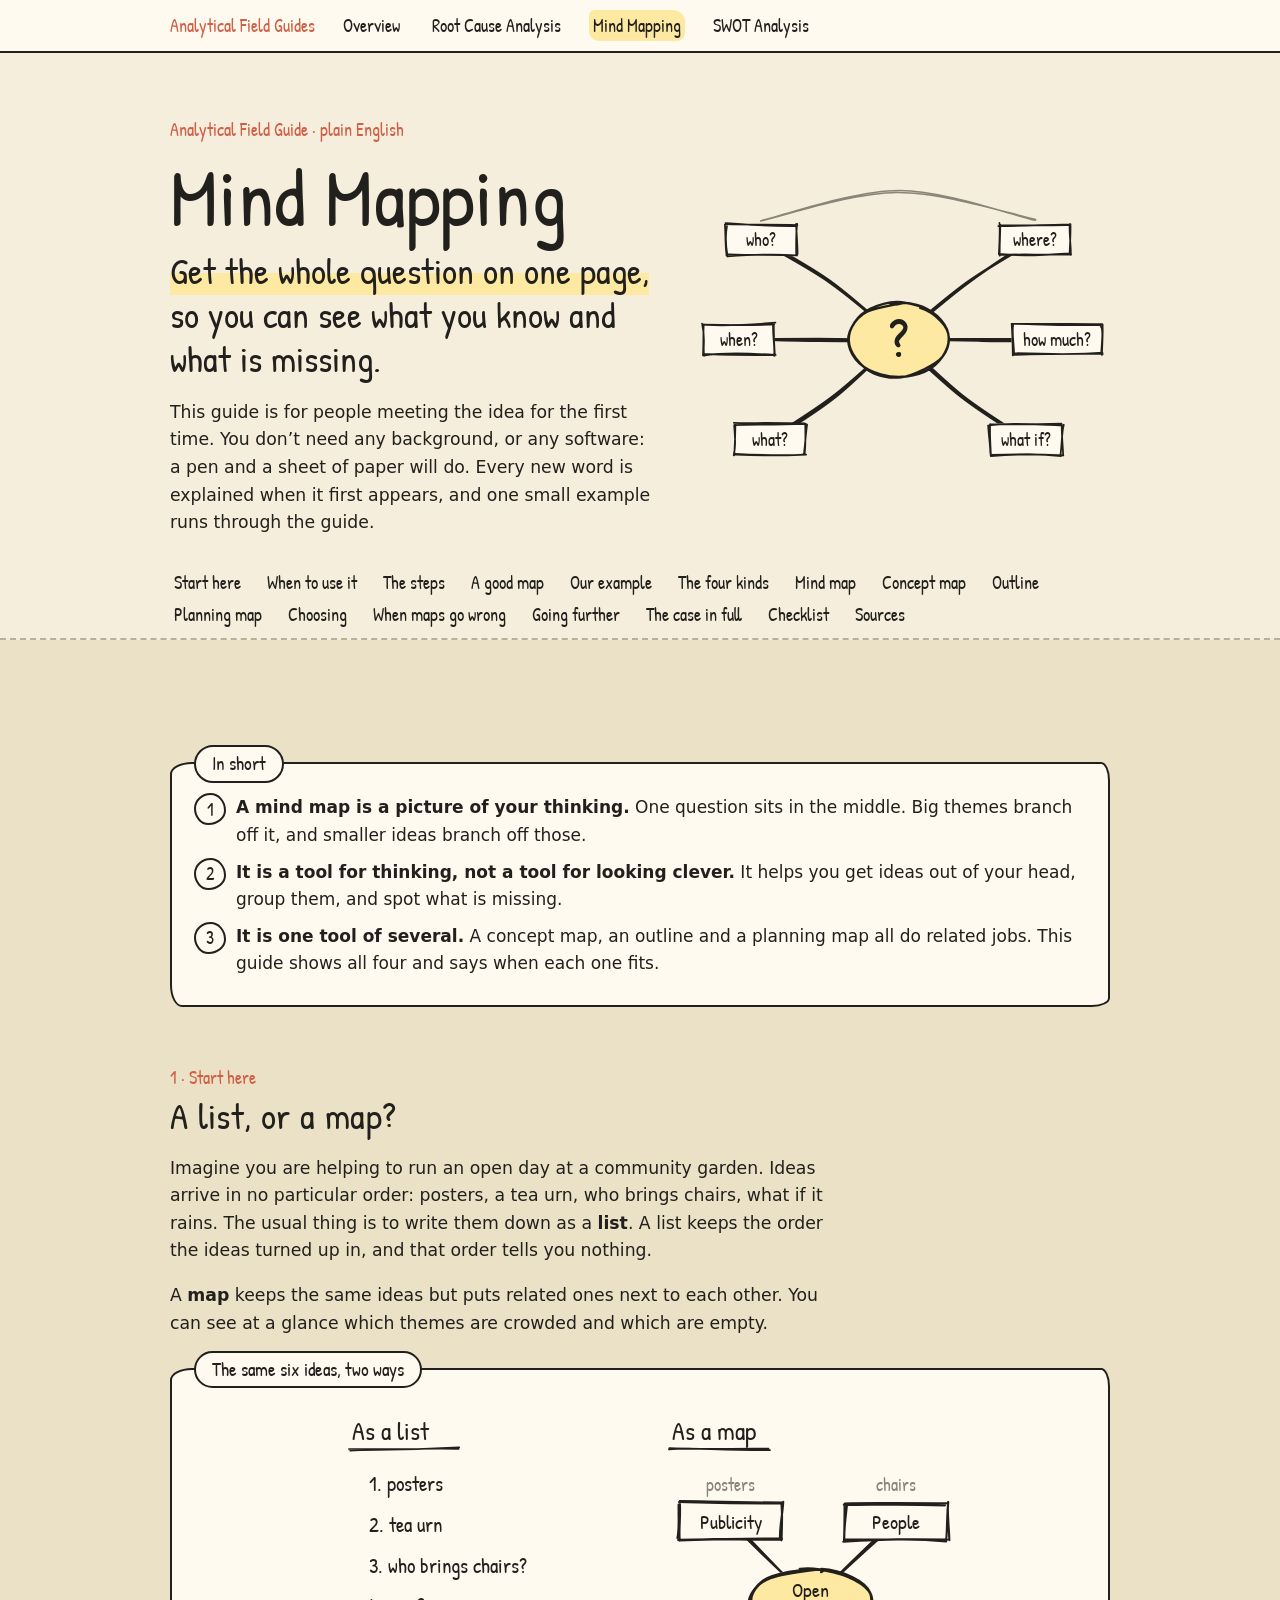
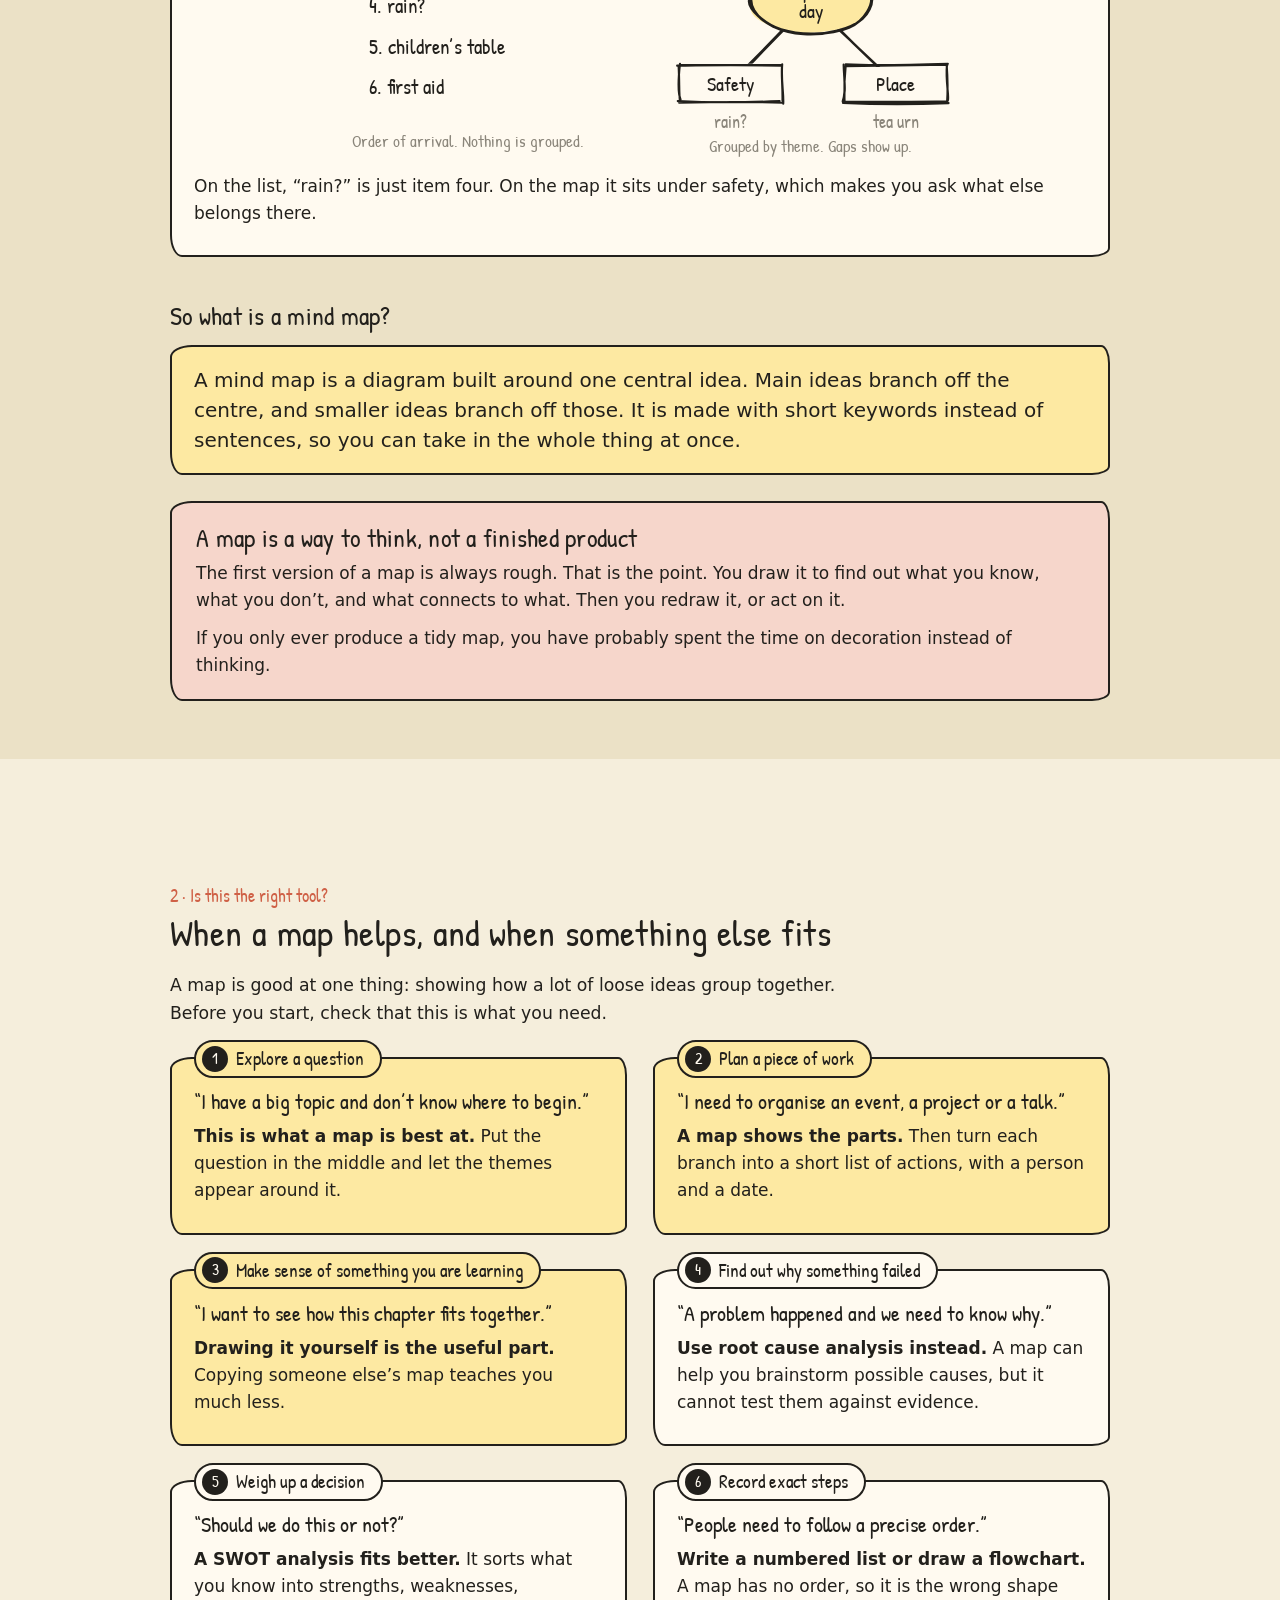
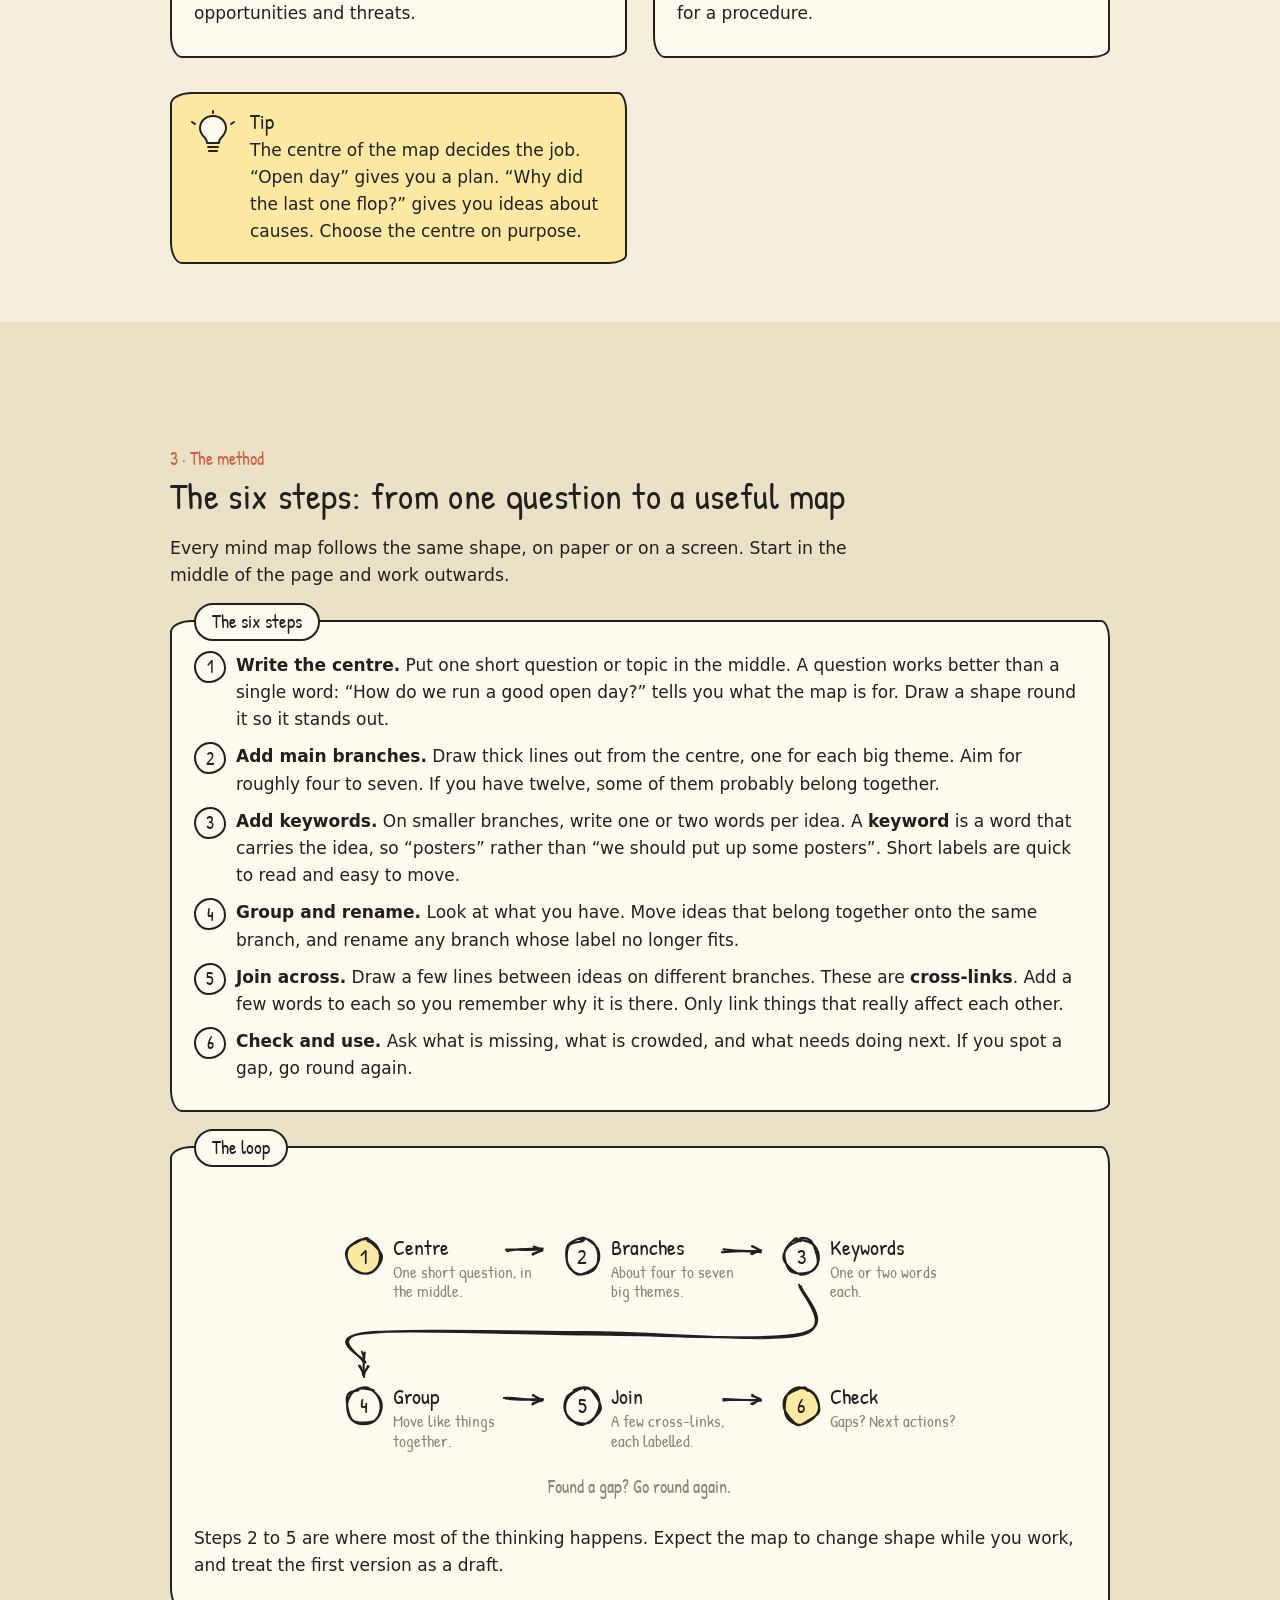
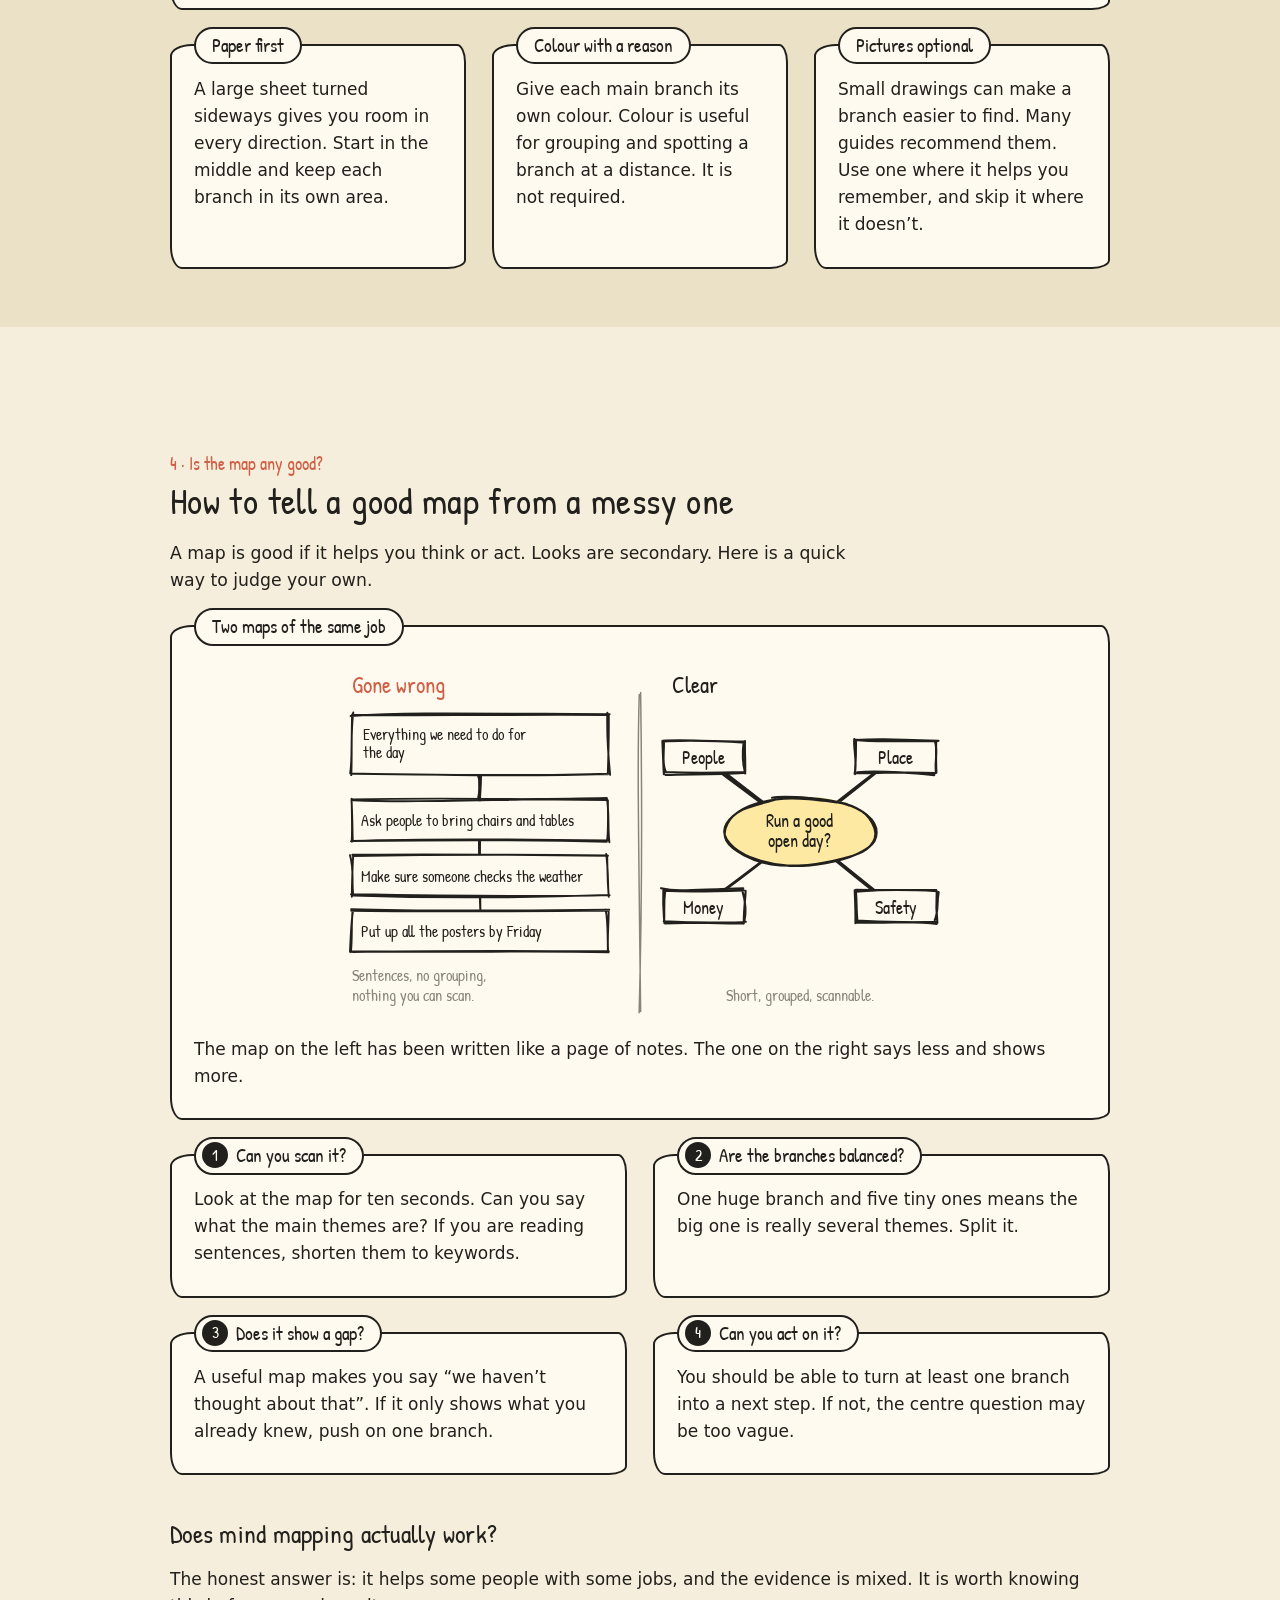
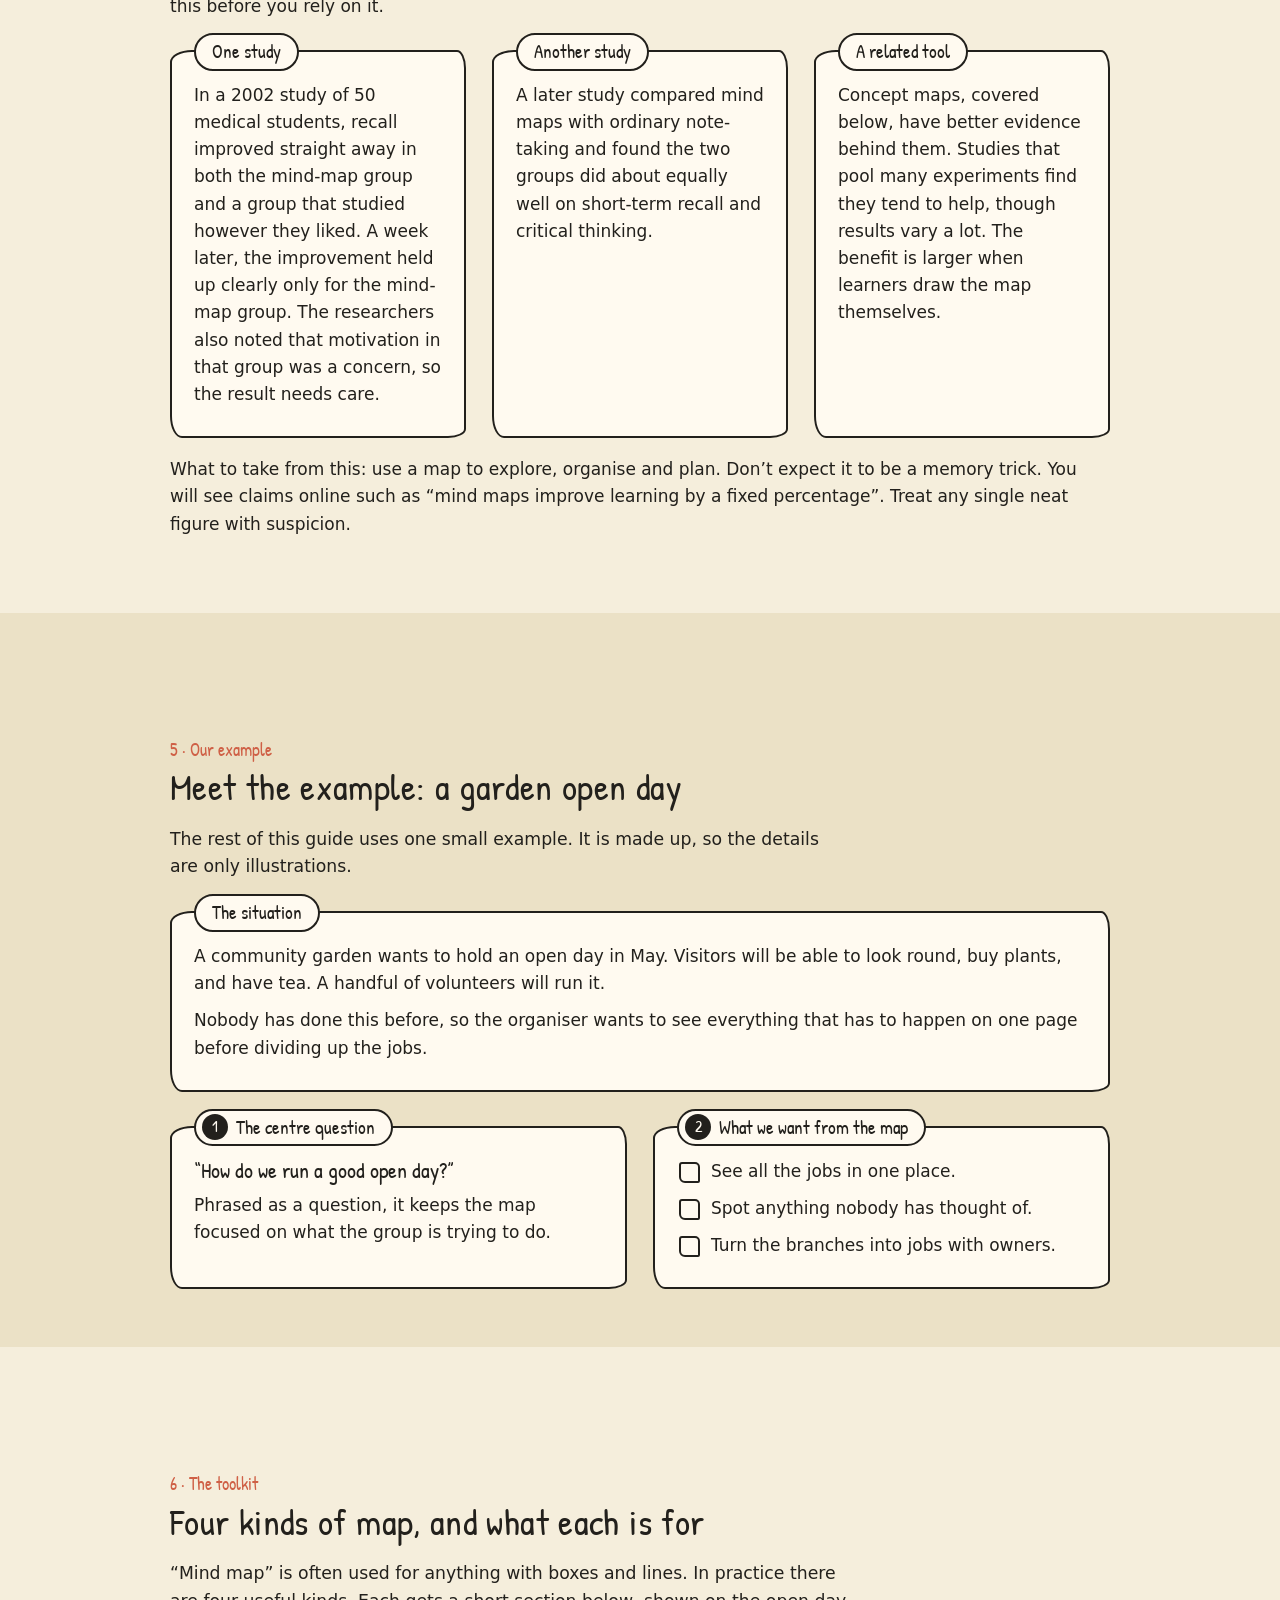
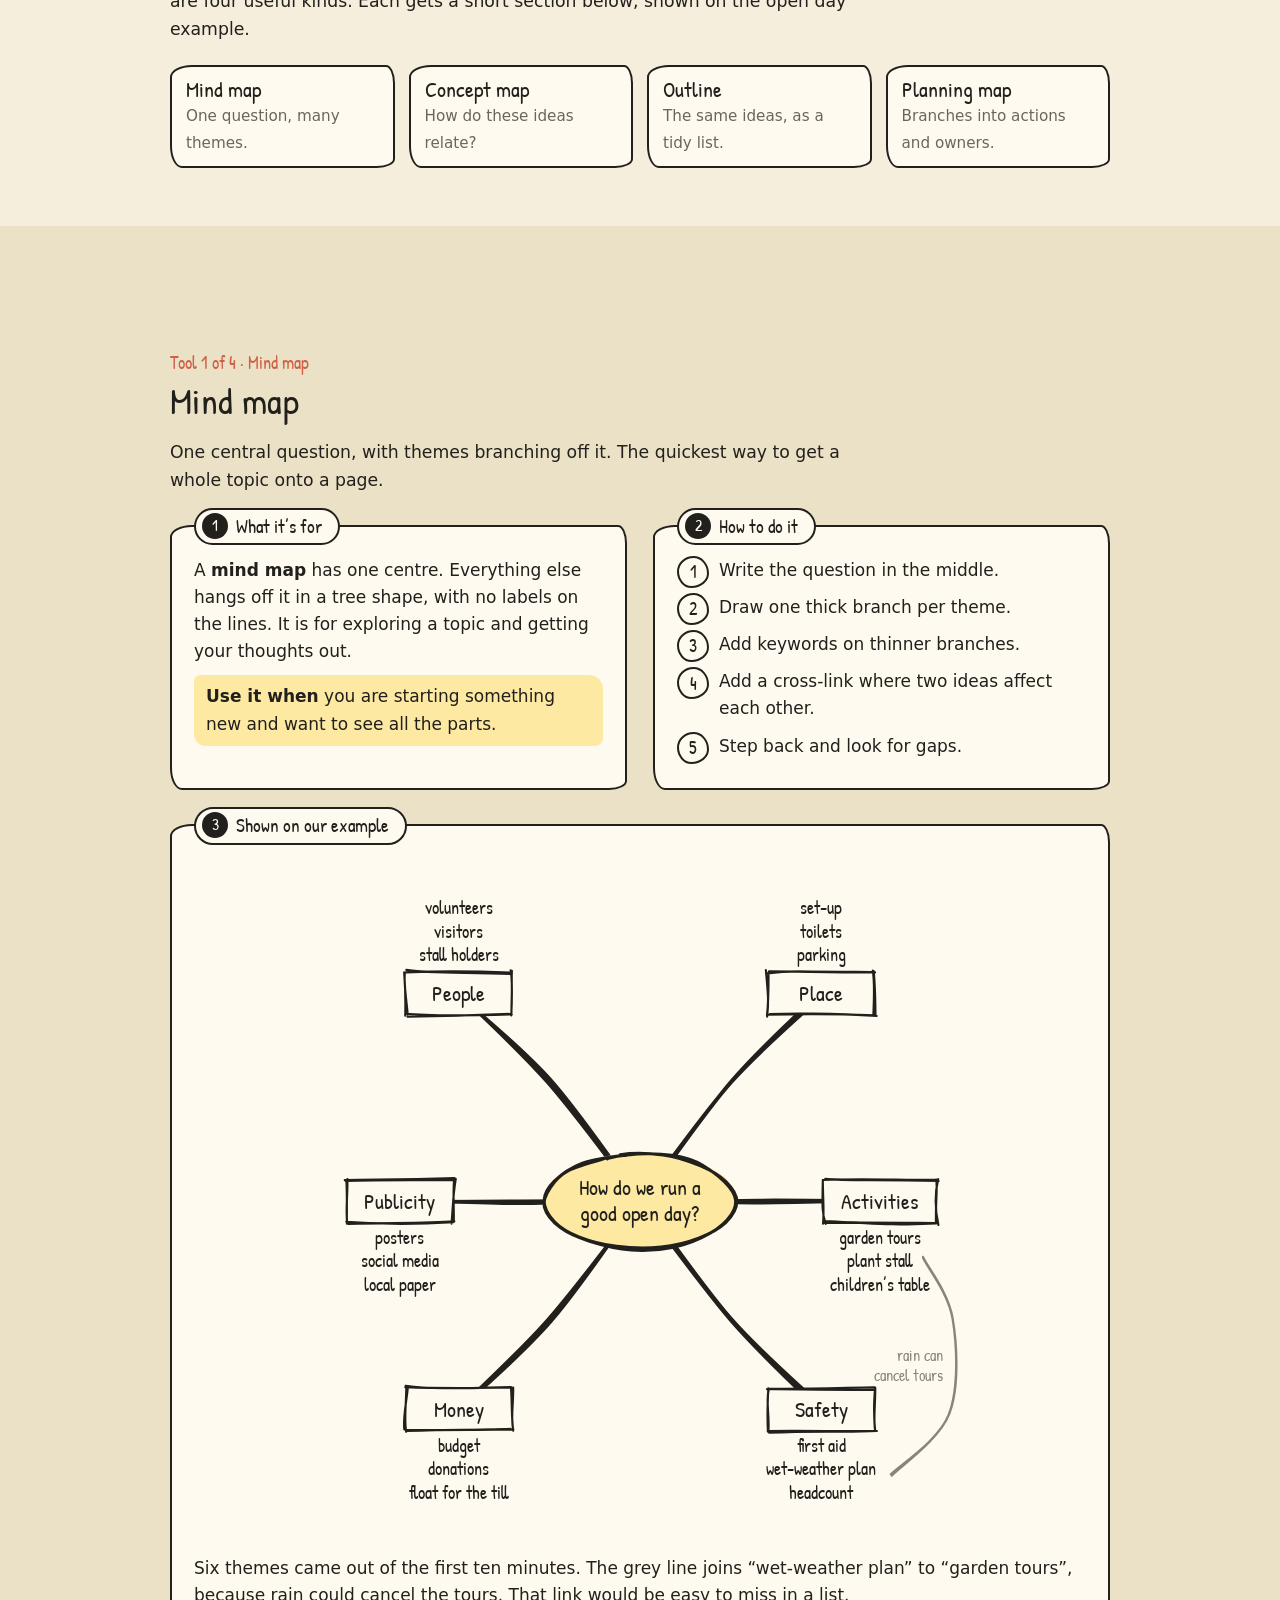
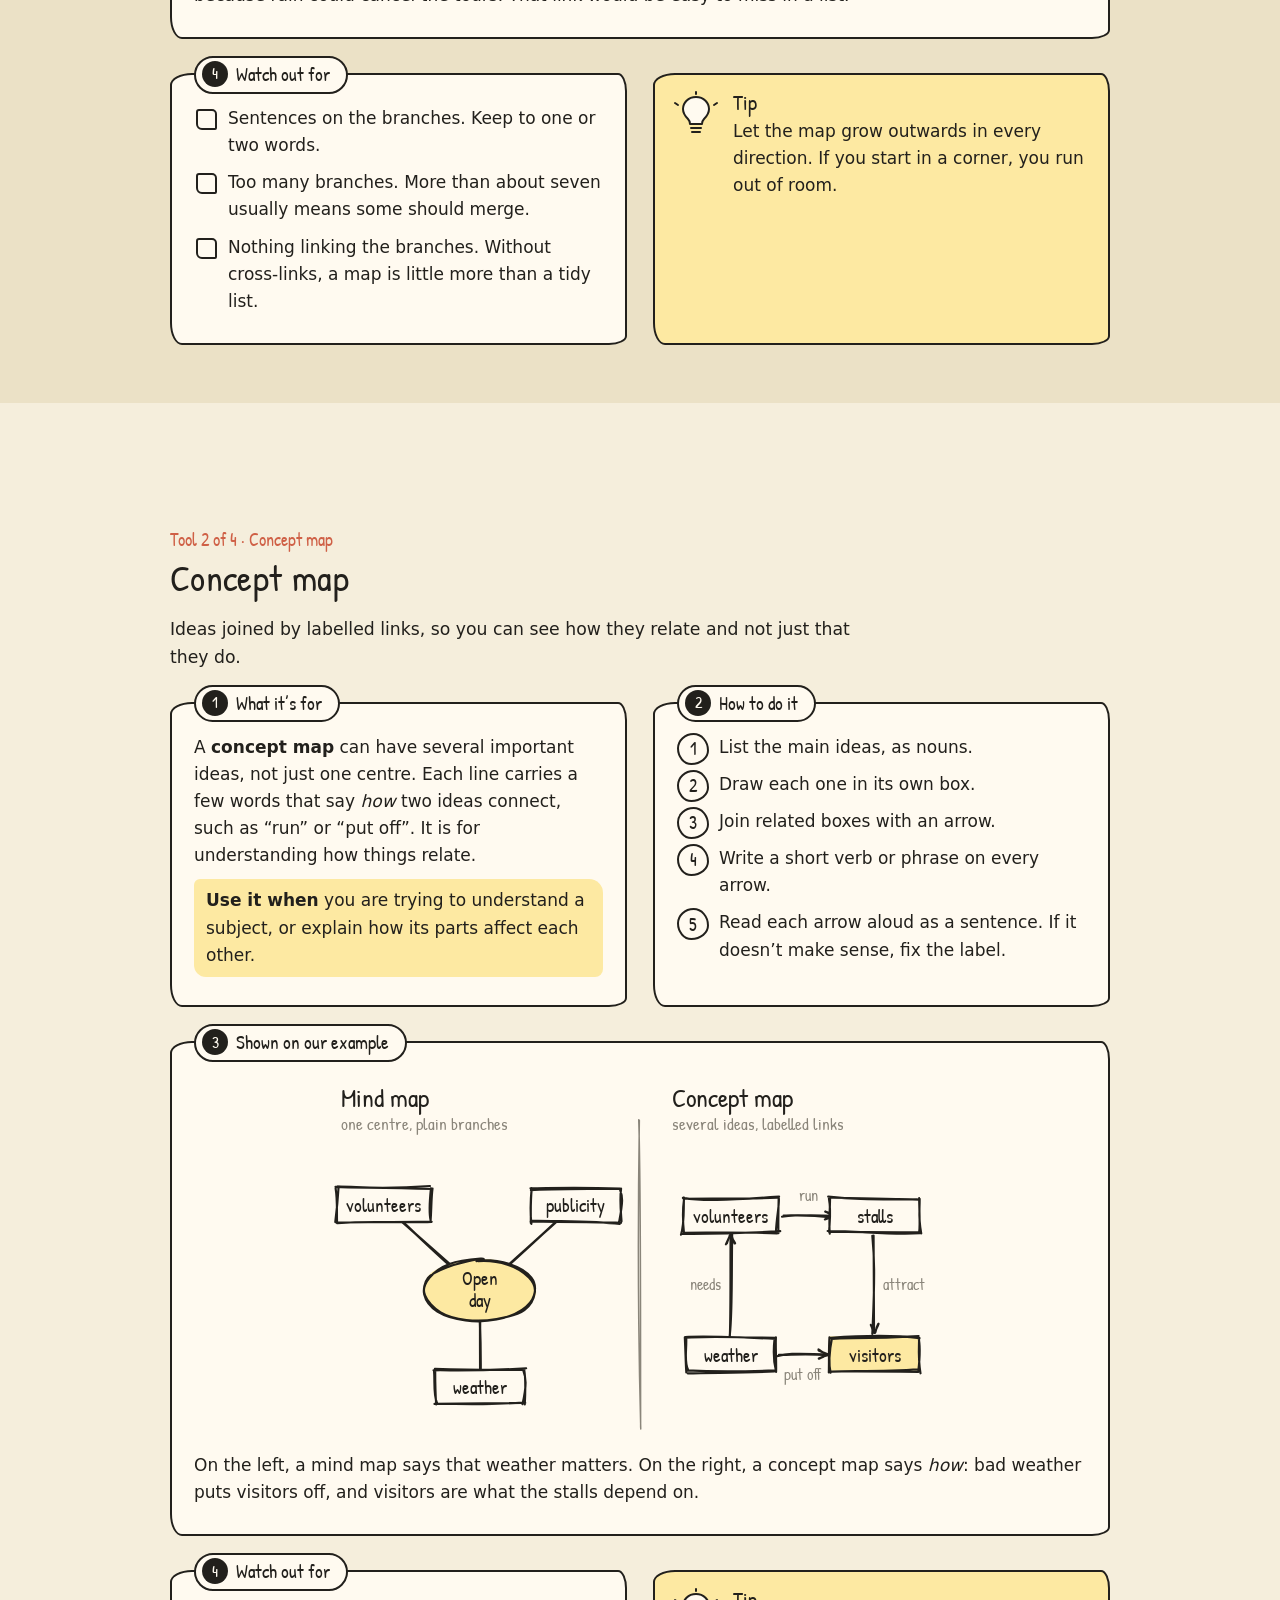
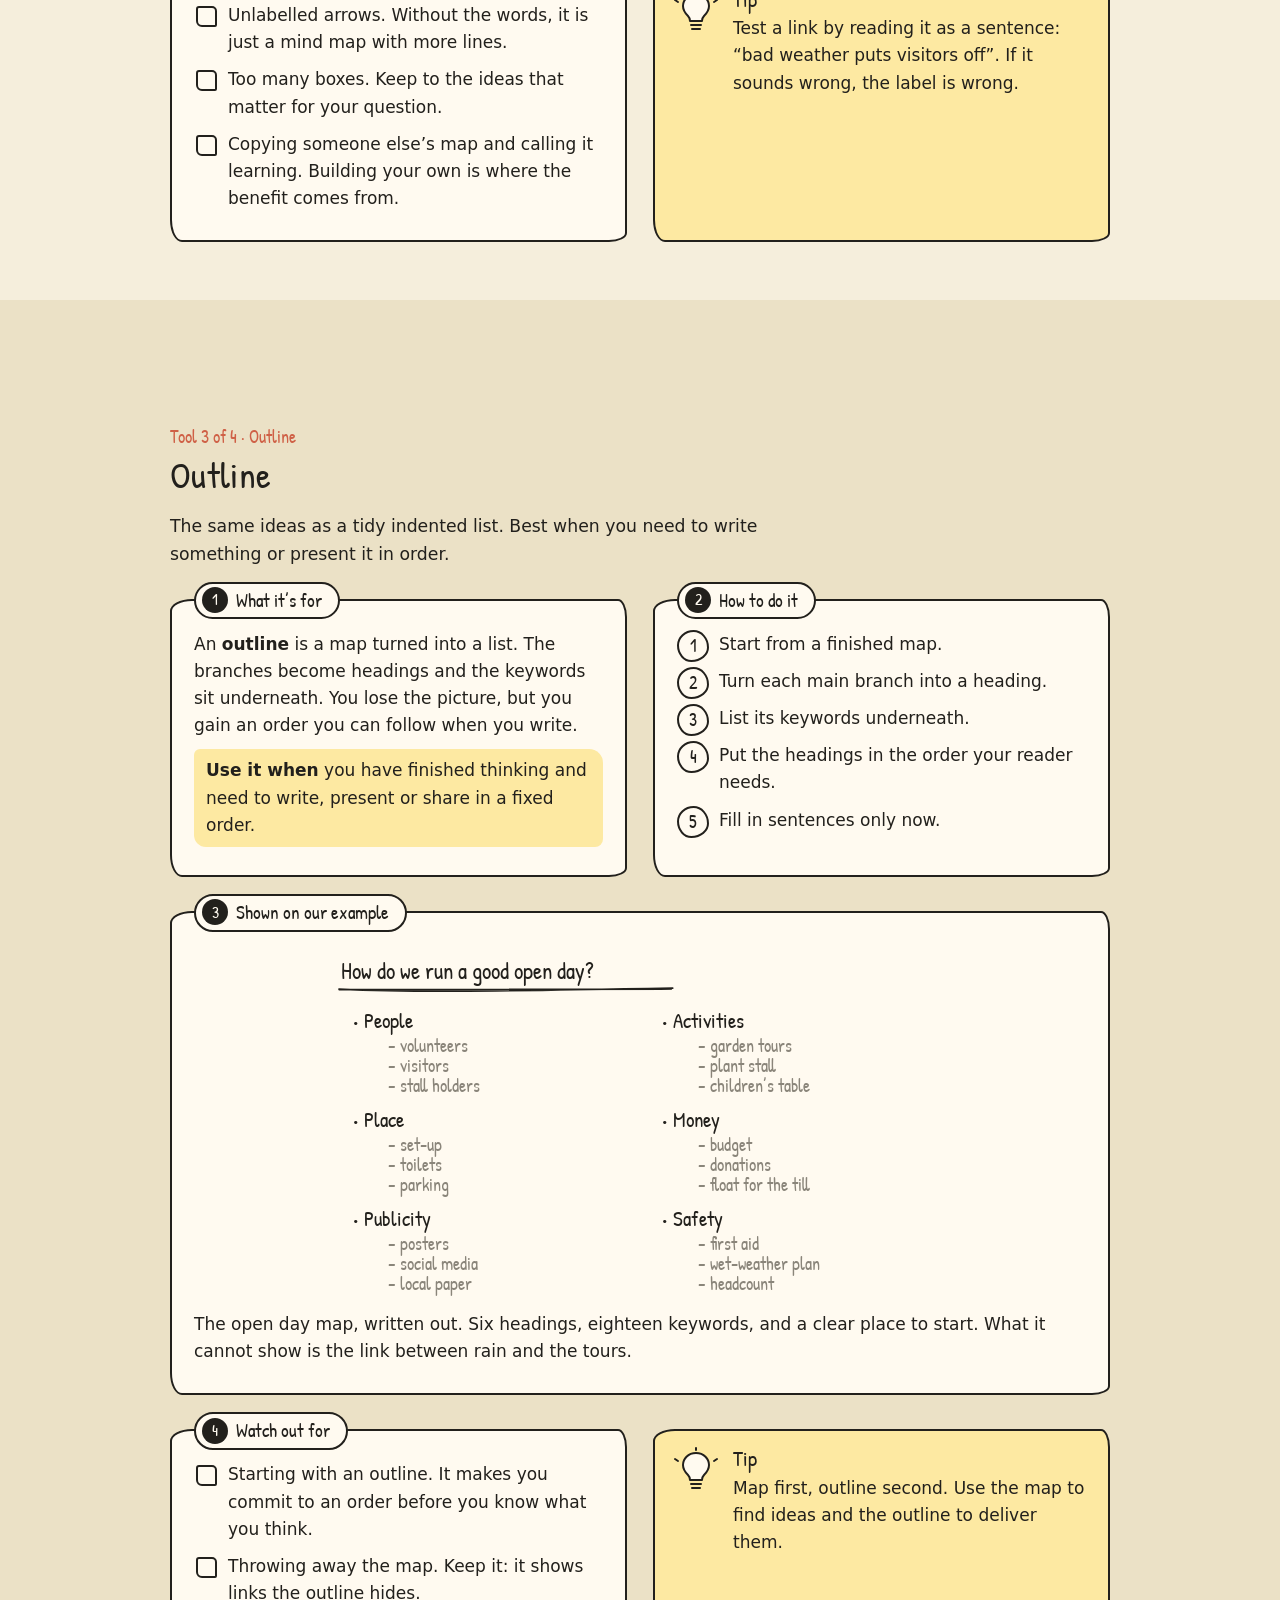
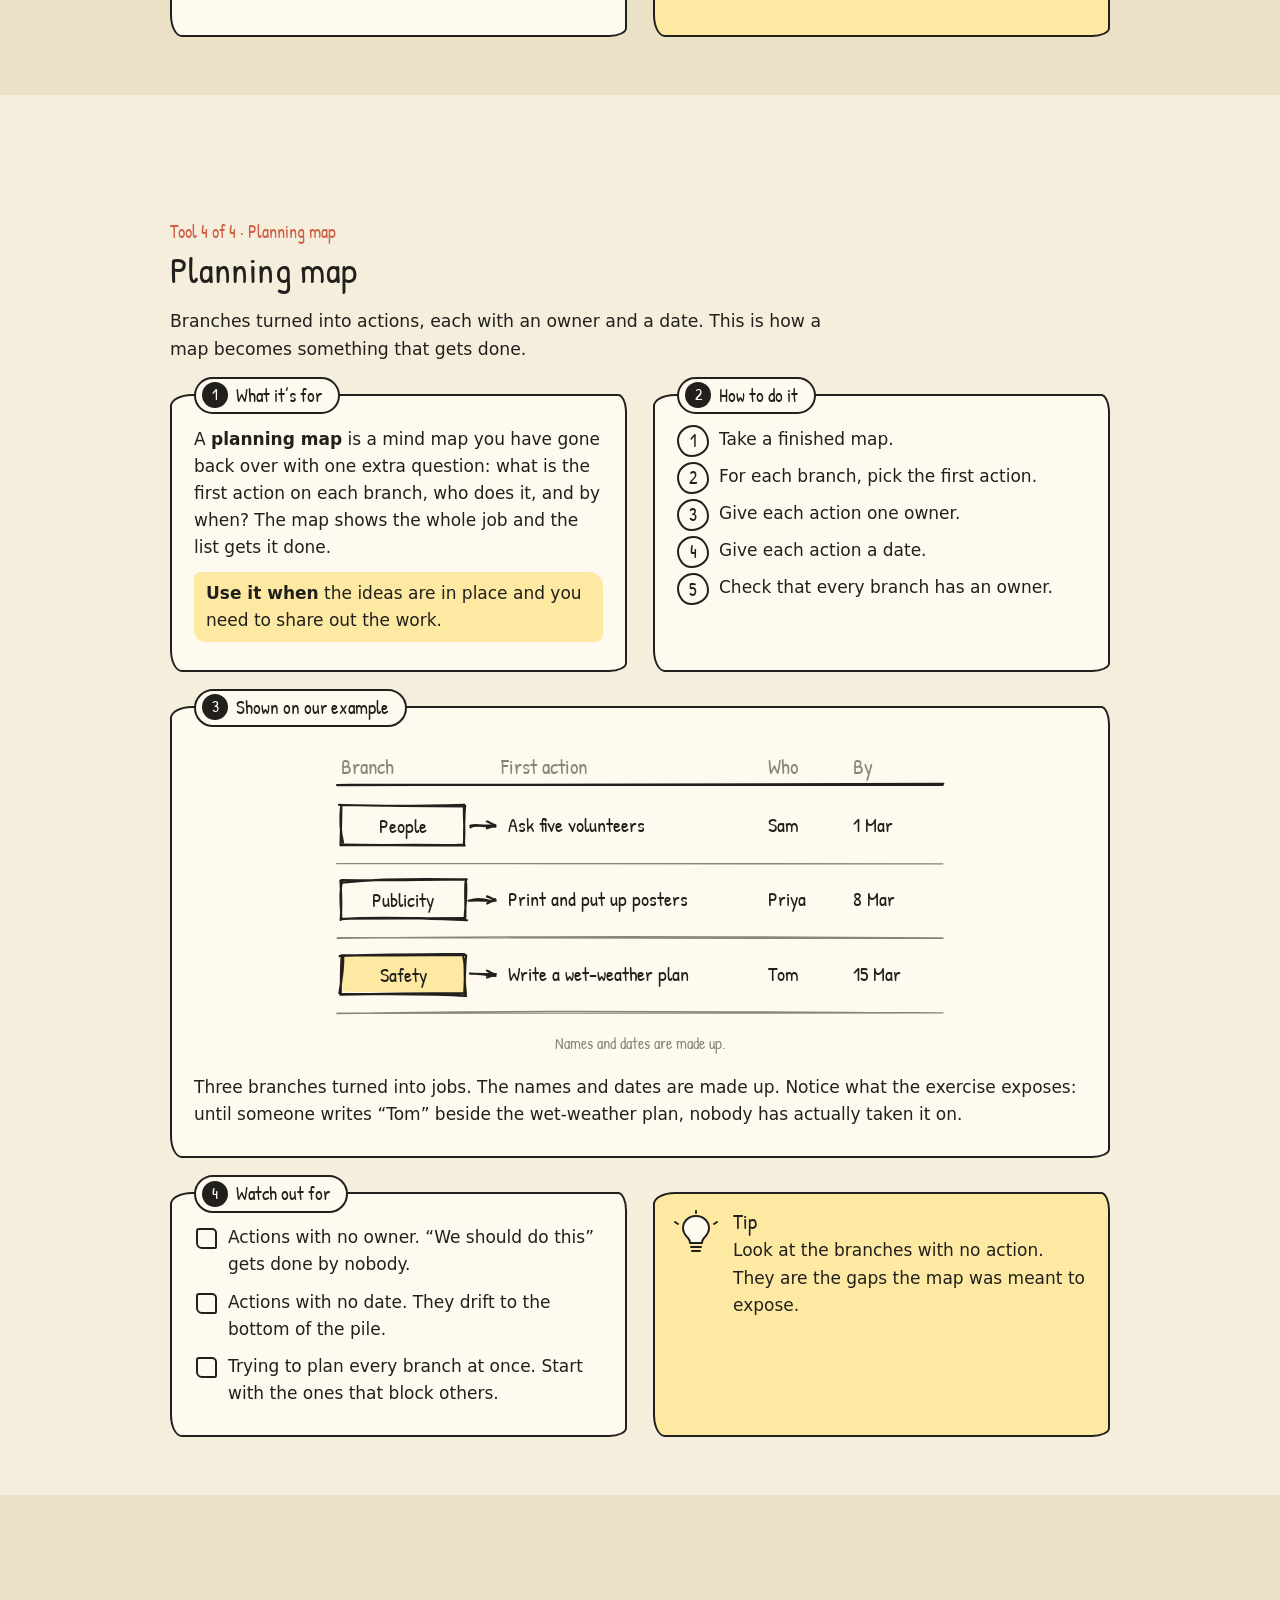
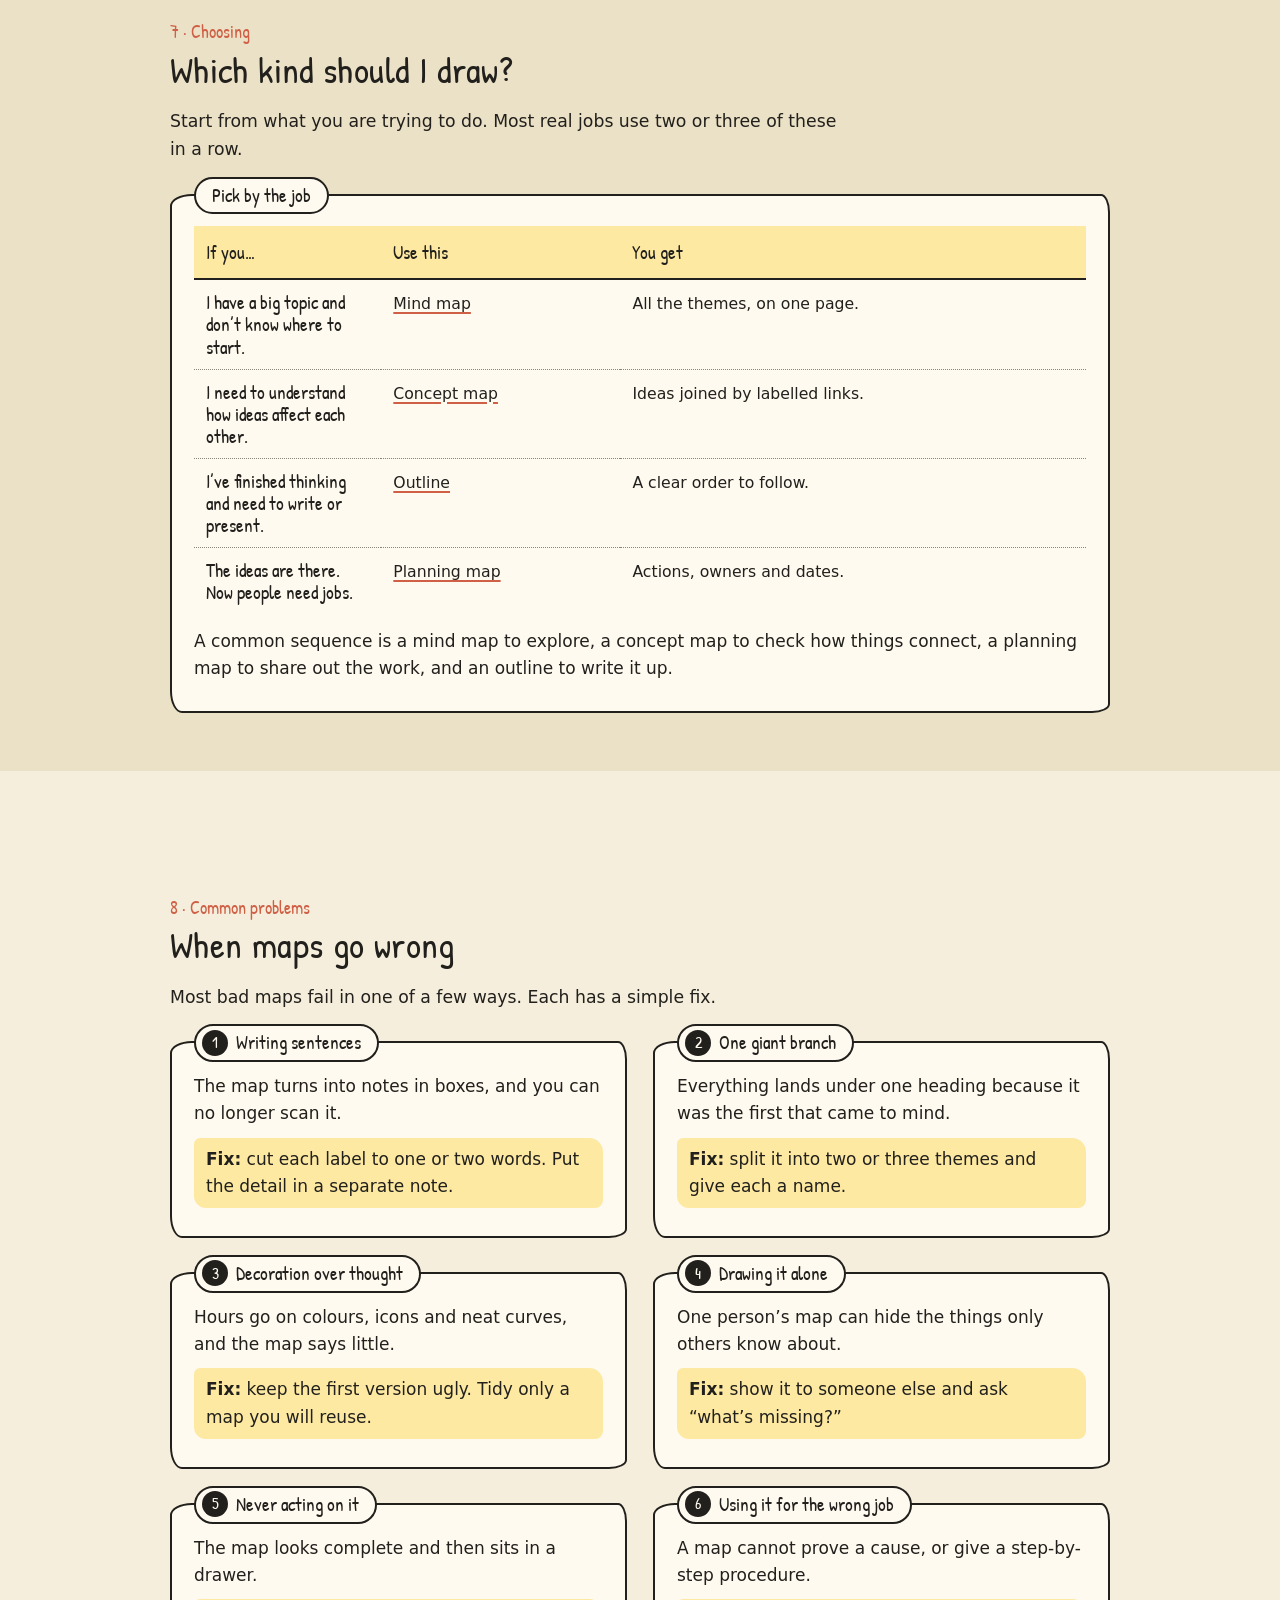
<file: effective-mind-mapping-field-guide.html>
<!doctype html>
<html lang="en-GB">
<head>
<meta charset="utf-8">
<meta name="viewport" content="width=device-width, initial-scale=1">
<meta name="description" content="How to draw a map of your thinking, and when to use one. A plain-English guide to mind maps, concept maps, outlines and planning maps, with one worked example.">
<title>Mind Mapping — A Field Guide to Thinking on One Page</title>
<link rel="canonical" href="https://tidyweb.github.io/analytical-field-guides/effective-mind-mapping-field-guide.html">
<meta property="og:type" content="article">
<meta property="og:site_name" content="TidyWeb Analytical Field Guides">
<meta property="og:title" content="Mind Mapping — A Field Guide to Thinking on One Page">
<meta property="og:description" content="How to draw a map of your thinking, and when to use one. A plain-English guide to mind maps, concept maps, outlines and planning maps, with one worked example.">
<meta property="og:url" content="https://tidyweb.github.io/analytical-field-guides/effective-mind-mapping-field-guide.html">
<meta name="twitter:card" content="summary">
<meta name="twitter:title" content="Mind Mapping — A Field Guide to Thinking on One Page">
<meta name="twitter:description" content="How to draw a map of your thinking, and when to use one. A plain-English guide to mind maps, concept maps, outlines and planning maps, with one worked example.">
<meta property="og:image:alt" content="Mind Mapping: a small map with a question mark at its centre and six branches.">
<style>
@font-face{font-family:'Patrick Hand';src:url([data-uri]) format('woff2');font-display:swap}
:root{--ink:#22201c;--paper:#f5eedc;--card:#fffaf0;--yel:#fde9a2;--coral:#cf6046;--grey:#6b665c;--line:#22201c;
--hand:'Patrick Hand','Comic Neue','Segoe Print',cursive;--sans:system-ui,-apple-system,'Segoe UI',Roboto,'Noto Sans',Arial,sans-serif;
--wob:22px 9px 18px 12px/12px 18px 9px 22px}
*{box-sizing:border-box}
body{margin:0;background:var(--paper);color:var(--ink);font:17px/1.6 var(--sans)}
.wrap{max-width:980px;margin:0 auto;padding:28px 20px 60px}
h1,h2,h3,.hand{font-family:var(--hand);font-weight:400;line-height:1.15;letter-spacing:.01em}
h2{font-size:2.3rem;margin:56px 0 6px}
h3{font-size:1.6rem;margin:0}
.kicker{font-family:var(--hand);font-size:1.15rem;color:var(--coral)}
.lede{font-size:1.08rem;max-width:62ch}
.panels{display:grid;grid-template-columns:repeat(2,minmax(0,1fr));gap:34px 26px;margin-top:30px}
.panel{position:relative;background:var(--card);border:2px solid var(--line);border-radius:var(--wob);padding:30px 22px 18px;min-width:0}
.panel.full{grid-column:1/-1}
.panel .tab{position:absolute;top:-19px;left:22px;background:var(--card);border:2px solid var(--line);border-radius:999px;
 padding:1px 16px 2px 6px;font-family:var(--hand);font-size:1.2rem;display:flex;align-items:center;gap:8px;white-space:nowrap}
.panel .tab b{display:inline-grid;place-items:center;width:26px;height:26px;border-radius:50%;background:var(--ink);color:var(--card);font-weight:400;font-size:1rem}
.panel p{margin:0 0 10px}
.use{background:var(--yel);border-radius:6px 14px 8px 12px;padding:8px 12px;margin-top:6px}
ol.steps{list-style:none;counter-reset:s;margin:0;padding:0}
ol.steps li{counter-increment:s;position:relative;padding:0 0 10px 42px}
ol.steps li::before{content:counter(s);position:absolute;left:0;top:-1px;width:28px;height:28px;border:2px solid var(--ink);
 border-radius:52% 48% 55% 45%/48% 55% 45% 52%;display:grid;place-items:center;font-family:var(--hand);font-size:1.1rem;line-height:1}
ul.rules{list-style:none;margin:0;padding:0}
ul.rules li{position:relative;padding:0 0 10px 34px}
ul.rules li::before{content:"";position:absolute;left:2px;top:4px;width:17px;height:17px;border:2px solid var(--ink);border-radius:3px 5px 2px 6px}
.tip{display:flex;gap:14px;align-items:flex-start;background:var(--yel);border:2px solid var(--line);border-radius:var(--wob);padding:16px 18px}
.tip svg{flex:0 0 46px}
.fig{overflow-x:auto}
.fig svg.sk{display:block;width:100%;height:auto;max-width:640px;margin:4px auto 0;min-width:300px}
svg.sk text{font-family:var(--hand)}
.key{display:flex;flex-wrap:wrap;gap:6px 22px;justify-content:center;font-size:.95rem;color:var(--grey);margin-top:8px}
svg.sk{max-width:640px}.fig-narrow{display:none}.fig-narrow svg.sk{max-width:420px}
@media (max-width:620px){.fig-wide{display:none}.fig-narrow{display:block}}
@media (max-width:720px){.panels{grid-template-columns:minmax(0,1fr)}h2{font-size:1.9rem}body{font-size:16px}}

:root{--sand:#ebe1c6}
.band{padding:52px 0 58px}
.band.sand{background:var(--sand)}
.band .wrap.in{padding:0 20px}
.band section{margin-top:0}
.band section>:first-child{margin-top:0}
footer{margin-top:0}

html{scroll-behavior:smooth}
a{color:var(--ink);text-decoration-color:var(--coral);text-decoration-thickness:2px;text-underline-offset:3px}
a:hover{background:var(--yel)}
:focus-visible{outline:3px solid var(--coral);outline-offset:3px;border-radius:4px}
.skip{position:absolute;left:-999px;top:8px;background:var(--ink);color:var(--card);padding:8px 16px;border-radius:10px;z-index:50;font-family:var(--hand);font-size:1.2rem;text-decoration:none}
.skip:focus{left:12px}
.series{background:var(--card);border-bottom:2px solid var(--ink)}
.series .in,.toc .in{max-width:980px;margin:0 auto;padding:10px 20px;display:flex;gap:6px 24px;align-items:center;overflow-x:auto;white-space:nowrap;font-family:var(--hand);font-size:1.15rem;scrollbar-width:none}
.series .name{color:var(--coral)}
.series a,.toc a{text-decoration:none;padding:1px 4px}
.series a[aria-current=page]{background:var(--yel);border-radius:6px 12px 8px 10px}
.toc{border-bottom:2px dashed #b9b09a}
.toc .in{font-size:1.1rem;padding-top:8px;padding-bottom:8px}
@media (min-width:721px){.toc .in{flex-wrap:wrap;white-space:normal;gap:2px 18px}}
.hero{padding:34px 0 6px;display:grid;grid-template-columns:minmax(0,1.15fr) minmax(0,1fr);gap:8px 28px;align-items:center}
.hero-img{display:block;width:100%;height:auto}
@media (max-width:720px){.hero{grid-template-columns:1fr}.hero-img{max-width:340px;margin:6px auto 0}}
h1{font-size:clamp(3rem,9vw,5rem);margin:6px 0 4px}
.sub{font-family:var(--hand);font-size:clamp(1.55rem,4.2vw,2.3rem);line-height:1.2;margin:6px 0 16px;max-width:30ch}
.sub mark{background:linear-gradient(transparent 55%,var(--yel) 55%);color:inherit}
h2{scroll-margin-top:12px}
section{scroll-margin-top:12px}
.panels.three{grid-template-columns:repeat(3,minmax(0,1fr))}
.panel .say{font-family:var(--hand);font-size:1.35rem;line-height:1.2;margin:0 0 8px}
.panel.hl{background:var(--yel)}
.panel.hl .tab{background:var(--yel)}
.big{font-size:1.25rem;line-height:1.5;background:var(--yel);border:2px solid var(--line);border-radius:var(--wob);padding:18px 22px;margin:14px 0 0}
.callout{background:#f6d6cb;border:2px solid var(--line);border-radius:var(--wob);padding:20px 24px;margin-top:26px}
.callout h3{margin-bottom:8px}
.callout p{margin:0 0 10px}.callout p:last-child{margin:0}
.facts{display:grid;grid-template-columns:repeat(3,minmax(0,1fr));gap:16px;margin:16px 0 18px}
.fact{border:2px solid var(--line);border-radius:var(--wob);padding:14px 18px;background:var(--card)}
.fact .k{font-family:var(--hand);color:var(--coral);font-size:1.15rem}
.fact .n{font-family:var(--hand);font-size:2.8rem;line-height:1.05}
.fact.bad{background:#f6d6cb}
.fact p{margin:2px 0 0;font-size:.98rem}
.plain-list{margin:8px 0 0;padding-left:1.2em}.plain-list li{margin:0 0 6px}
.toolmap{list-style:none;padding:0;margin:22px 0 0;display:grid;grid-template-columns:repeat(auto-fit,minmax(215px,1fr));gap:14px}
.toolmap a{display:block;height:100%;text-decoration:none;border:2px solid var(--line);border-radius:var(--wob);background:var(--card);padding:10px 14px}
.toolmap a:hover{background:var(--yel)}
.toolmap .t{font-family:var(--hand);font-size:1.35rem;line-height:1.15;display:block}
.toolmap .q{font-size:.95rem;color:var(--grey)}
.cmp{width:100%;border-collapse:separate;border-spacing:0;font-size:.98rem}
.cmp th,.cmp td{text-align:left;vertical-align:top;padding:11px 12px;border-bottom:1.5px dotted #8a857a}
.cmp thead th{font-family:var(--hand);font-weight:400;font-size:1.2rem;border-bottom:2px solid var(--ink);background:var(--yel)}
.cmp tbody th{font-family:var(--hand);font-weight:400;font-size:1.2rem;line-height:1.15;width:21%}
.cmp tbody tr:last-child th,.cmp tbody tr:last-child td{border-bottom:0}
.v{display:inline-block;font-family:var(--hand);font-size:1.15rem;line-height:1.2;padding:0 12px 1px;border:2px solid var(--ink);border-radius:999px;margin-bottom:4px}
.v.yes{background:var(--yel)}.v.part{background:#fff3c4;border-style:dashed}.v.no{color:var(--coral);border-color:var(--coral)}
.mid{text-align:center;color:var(--grey)}
footer{margin-top:70px;border-top:2px solid var(--ink);padding:26px 0 10px;font-size:.95rem;color:var(--grey)}
footer .row{display:flex;gap:24px;justify-content:space-between;align-items:flex-end;flex-wrap:wrap}
footer p{margin:0 0 6px}
footer .row>div{flex:1 1 380px}
footer .mark{display:inline-flex;gap:10px;align-items:center;text-decoration:none;font-family:var(--hand);font-size:1.1rem;color:var(--ink)}
footer .mark img{width:44px;height:44px;object-fit:contain}
.top{position:fixed;right:16px;bottom:16px;width:46px;height:46px;border-radius:50%;border:2px solid var(--ink);background:var(--card);font-family:var(--hand);font-size:1.4rem;cursor:pointer;display:none}
@media (max-width:720px){
 .panels.three,.facts{grid-template-columns:minmax(0,1fr)}
 .cmp thead{position:absolute;left:-9999px}
 .cmp,.cmp tbody,.cmp tr,.cmp td,.cmp th{display:block;width:auto}
 .cmp tr{border:2px solid var(--ink);border-radius:var(--wob);margin:0 0 14px;padding:8px 14px;background:var(--card)}
 .cmp th,.cmp td{border:0;padding:5px 0}
 .cmp tbody th{width:auto;font-size:1.4rem}
 .cmp td::before{content:attr(data-label);display:block;font-family:var(--hand);color:var(--coral);font-size:1.05rem}
 .cmp td.mid{text-align:left}
}

.tool-title{font-family:var(--hand);font-weight:400;font-size:2.3rem;line-height:1.15;margin:2px 0 6px}
section.tool,section.sec{margin-top:70px}
section.sec>.kicker+h2{margin-top:2px}
.panel .tab.nn{padding-left:16px}
.toolbox{margin-top:30px}
@media (max-width:720px){.tool-title{font-size:1.9rem}}

.hero-img svg{display:block;width:100%;height:auto}
.src{font-size:.98rem}
.src li{margin:0 0 8px}
</style>
</head>
<body><a class="skip" href="#main">Skip to the guide</a><nav class="series" aria-label="Analytical Field Guides collection"><div class="in"><span class="name">Analytical Field Guides</span><a href="analytical-field-guides.html">Overview</a><a href="root-cause-analysis-field-guide.html">Root Cause Analysis</a><a href="effective-mind-mapping-field-guide.html" aria-current="page">Mind Mapping</a><a href="strategic-planning-with-swot-field-guide.html">SWOT Analysis</a></div></nav><div class="wrap" style="padding-bottom:0">
<header class="hero" id="top">
<div class="hero-text">
<div class="kicker">Analytical Field Guide · plain English</div>
<h1>Mind Mapping</h1>
<p class="sub"><mark>Get the whole question on one page,</mark> so you can see what you know and what is missing.</p>
<p class="lede">This guide is for people meeting the idea for the first time. You don’t need any background, or any software: a pen and a sheet of paper will do. Every new word is explained when it first appears, and one small example runs through the guide.</p>
</div>
<div class="hero-img"><svg class="sk" viewBox="0 0 480 340" role="img" aria-labelledby="heromm-t heromm-d"><title id="heromm-t">A small mind map with a question mark at its centre</title><desc id="heromm-d">A yellow oval holding a question mark sits at the centre. Six hand-drawn branches reach out to short labels reading who, where, when, how much, what and what if, and one grey line joins two of them.</desc><path d="M84.5 40.6 C110.4 35.2, 187.3 8.7, 239.1 8.4 C291 8.1, 369.8 33.6, 395.7 39 M86.7 39.7 C113.2 33.8, 190.3 6.2, 241.7 6.2 C293.1 6.3, 369.8 34.6, 395.2 39.9" stroke="#8a857a" stroke-width="1.8" fill="none" stroke-linecap="round"/><path d="M241.1 174.8 C228.6 163.7, 189.6 128.1, 163.6 109.3 C137.6 90.5, 98.3 70, 85.1 61.9 M240.1 173.5 C227.6 162.5, 189.1 128.8, 163.1 110.4 C137.2 92.1, 97.5 71.6, 84.3 63.4" stroke="#22201c" stroke-width="3" fill="none" stroke-linecap="round"/><path d="M240.1 174 C253.3 163.1, 292.2 129, 317.9 110.5 C343.7 91.9, 381.8 71, 394.6 62.9 M238.5 176.5 C251.7 166.3, 291.2 131.4, 317.1 112.2 C342.9 92.9, 380.5 69, 393.5 60.8" stroke="#22201c" stroke-width="3" fill="none" stroke-linecap="round"/><path d="M239 176 C224.2 176.3, 179.7 176.4, 149.7 176.1 C119.7 175.8, 74 174.3, 59 174.2 M240.9 175.3 C226 175.4, 178.4 174.3, 148.5 174.3 C118.6 174.3, 76.5 174.8, 61.7 175.2" stroke="#22201c" stroke-width="3" fill="none" stroke-linecap="round"/><path d="M240.6 175.2 C255.7 175.3, 298.9 174.5, 329 174.5 C359.1 174.5, 406 174.9, 421.1 175.2 M239.3 174.1 C254.9 174.5, 301.3 175.6, 331.5 176 C361.8 176.4, 406.1 177, 420.8 176.7" stroke="#22201c" stroke-width="3" fill="none" stroke-linecap="round"/><path d="M239.5 174.4 C227.8 185.4, 192.5 221, 168.5 240.2 C144.5 259.3, 107.8 281.3, 95.6 289.1 M241.8 173 C230.1 183.6, 192.4 219.1, 168 238.1 C143.5 257.2, 107.1 278.7, 95 287.1" stroke="#22201c" stroke-width="3" fill="none" stroke-linecap="round"/><path d="M241.2 173.7 C253.5 184.3, 288.8 219.6, 312.8 238.6 C336.8 257.6, 372.9 279.1, 385 287.4 M240.1 175.9 C252.5 186.8, 287.9 221.1, 311.9 239.9 C335.9 258.6, 371.8 280.3, 384.1 288.6" stroke="#22201c" stroke-width="3" fill="none" stroke-linecap="round"/><path d="M249.9 134.5 C258.6 135.1, 269 140.1, 276.2 144.5 C283.3 148.9, 289.5 154.7, 293 160.9 C296.4 167.1, 298.4 175.2, 296.6 182 C294.8 188.7, 288.3 196.1, 282.1 201.5 C275.9 206.8, 268.3 211.4, 259.5 213.9 C250.7 216.5, 238.6 218, 229.1 216.7 C219.5 215.5, 209.4 210.8, 202.2 206.2 C195 201.6, 188.9 195.8, 186 189.2 C183.2 182.7, 183.1 174, 184.9 166.9 C186.8 159.9, 190.9 152.3, 197 147 C203 141.8, 210.8 137.4, 221.1 135.4 C231.5 133.4, 251.1 134.2, 258.9 135 C266.8 135.8, 268.3 139.3, 268.2 140.1 M244.4 133.9 C253.2 134.2, 263.7 137, 271.7 140.9 C279.7 144.8, 288.4 151.1, 292.3 157.4 C296.2 163.7, 296.1 171.6, 295.1 178.6 C294.1 185.6, 291.7 193.7, 286.3 199.4 C280.8 205.1, 271.1 210.1, 262.4 212.8 C253.6 215.6, 243.2 216.9, 233.7 216.1 C224.2 215.3, 213.3 212.2, 205.5 208.1 C197.6 204, 190.2 197.6, 186.6 191.4 C183.1 185.3, 182.6 178.2, 183.9 171.2 C185.3 164.2, 189.4 154.7, 194.9 149.2 C200.4 143.8, 208.5 141.1, 216.9 138.5 C225.3 135.9, 240.3 134, 245.3 133.6 C250.4 133.2, 247.2 135.1, 247.3 136" stroke="none" stroke-width="0" fill="#fde9a2" stroke-linecap="round"/><path d="M231.4 134.3 C240.2 132.6, 252.2 133.2, 261.1 135.5 C269.9 137.8, 278.2 142.7, 284.2 148.1 C290.1 153.6, 295.3 161.3, 296.8 168.2 C298.3 175.1, 296.6 182.7, 293.2 189.3 C289.8 195.9, 283.7 203.4, 276.4 207.9 C269 212.5, 258.5 215.6, 249.1 216.7 C239.8 217.8, 229.1 216.7, 220.3 214.2 C211.5 211.8, 202.3 207.4, 196.3 201.9 C190.2 196.3, 185.5 187.7, 184.1 180.9 C182.6 174.1, 184 167.3, 187.5 161.1 C190.9 154.9, 195.9 148, 204.9 143.5 C214 139.1, 234 136, 241.7 134.4 C249.3 132.9, 251.2 133.6, 251 134 M265 139.2 C273.4 141.7, 282.9 148.4, 288.3 154.1 C293.7 159.7, 297.2 166.2, 297.5 172.9 C297.8 179.6, 294.9 188.5, 290.2 194.4 C285.6 200.3, 277.4 204.6, 269.6 208.5 C261.7 212.3, 252.6 216.8, 243.2 217.7 C233.8 218.5, 221.6 217, 213.1 213.4 C204.6 209.8, 197 202.3, 192.2 196 C187.4 189.7, 184.5 182.5, 184.2 175.7 C184 169, 186.7 161.4, 190.7 155.4 C194.7 149.5, 200.3 144, 208.4 140.1 C216.4 136.2, 228.9 132.5, 238.8 132.2 C248.7 131.9, 263 137.2, 267.7 138.3 C272.5 139.4, 267.9 137.9, 267.2 138.6" stroke="#22201c" stroke-width="2.6" fill="none" stroke-linecap="round"/><text x="240" y="197" font-size="62" fill="#22201c" text-anchor="middle">?</text><path d="M47.2 45.2 L123.4 44 L124.3 80.5 L43.4 78.2" stroke="none" stroke-width="0" fill="#fffaf0" stroke-linecap="round"/><path d="M44.7 43.2 C58.9 43.7, 79.3 46.7, 123.5 46.4 M45.1 44.4 C72.9 45.3, 98.2 44.2, 126.1 45.3 M124.6 44 C125.2 58, 126.4 70.9, 126.2 78 M125.8 44 C124.3 54.2, 124.7 61, 124.7 79.2 M124.2 79.7 C96.8 77.5, 68 79.3, 46.8 80.8 M125.7 79.7 C93.9 78.7, 63.1 79.6, 46 78.1 M47.1 81 C45.2 70.7, 43.9 59.9, 46.3 46.5 M45.9 79.9 C44.2 65.8, 44.9 54.4, 44 44.8" stroke="#22201c" stroke-width="2" fill="none" stroke-linecap="round"/><text x="85" y="69" font-size="20" fill="#22201c" text-anchor="middle">who?</text><path d="M353.2 46.7 L436.8 43.8 L436.8 80.8 L356.6 77.7" stroke="none" stroke-width="0" fill="#fffaf0" stroke-linecap="round"/><path d="M353.4 46.5 C370.7 46.3, 386.4 46, 434.8 44.6 M355.5 45.8 C383.9 45.5, 412.8 46, 434.3 45 M434.1 44.2 C433.7 57.8, 435.7 68.1, 435.5 79.2 M435.1 44.2 C435.4 54.5, 434.7 66.8, 434 78.5 M433.2 77.3 C404.4 79.5, 375.9 80.7, 356.6 78.2 M435.8 78.4 C404.7 79.4, 376.7 77.8, 355.9 79.2 M354.1 78.5 C354.5 68.3, 355.6 52, 354.7 43 M355 79.9 C354.6 67.4, 355.8 54.8, 355.6 44.8" stroke="#22201c" stroke-width="2" fill="none" stroke-linecap="round"/><text x="395" y="69" font-size="20" fill="#22201c" text-anchor="middle">where?</text><path d="M18.6 156.9 L100.7 156.6 L99.9 194.1 L20.4 190.1" stroke="none" stroke-width="0" fill="#fffaf0" stroke-linecap="round"/><path d="M21.6 158.3 C37.6 159, 53 159.9, 101.2 155.8 M20.9 158 C50 158.8, 80.3 158.6, 99.8 157.8 M98.6 157.5 C97.9 170.5, 100.7 182.7, 99.8 193.5 M99.3 157.4 C99.4 170, 99.8 183.4, 100.6 193 M101.5 192.3 C67.1 190.1, 34.3 190.7, 21.5 192.9 M100.8 192.4 C72.6 192.4, 45.3 192.8, 20.9 191.2 M20.5 193.4 C18.8 181.3, 22.4 175.1, 18.2 156.9 M19.2 192.9 C19.9 182, 19.5 170.4, 20 157.8" stroke="#22201c" stroke-width="2" fill="none" stroke-linecap="round"/><text x="60" y="182" font-size="20" fill="#22201c" text-anchor="middle">when?</text><path d="M368.4 158.5 L470.4 156.4 L468.7 189.9 L368.5 194" stroke="none" stroke-width="0" fill="#fffaf0" stroke-linecap="round"/><path d="M369.6 157.2 C388.6 156.9, 408.1 159.1, 468.8 158.5 M368.4 157.2 C409 157.3, 451.3 156.6, 471 157.5 M468.8 157.8 C472.2 163.5, 471.3 170.7, 469.9 190.3 M471.4 157.6 C471.9 165.7, 471.3 175.5, 470.6 192.3 M471.2 189.8 C446.9 192, 425.7 192, 370.5 190.3 M471.6 191.1 C439.4 190.9, 406 190.9, 370.1 192.3 M371.2 190.9 C371.1 178.8, 368.4 167.2, 370.3 157.8 M369.8 192.9 C369.6 183.6, 369.7 173, 368.6 157.7" stroke="#22201c" stroke-width="2" fill="none" stroke-linecap="round"/><text x="420" y="182" font-size="20" fill="#22201c" text-anchor="middle">how much?</text><path d="M54.5 273 L133.6 269.2 L135.4 303.2 L53.1 306.5" stroke="none" stroke-width="0" fill="#fffaf0" stroke-linecap="round"/><path d="M54.1 269.1 C71.9 269.8, 86.8 268.8, 134.4 269.7 M54.5 271.6 C73.4 270.7, 90.3 271.5, 135.7 270.2 M137 271.1 C135.6 280.6, 135.6 285.3, 133.5 304.5 M135 270.9 C135.1 281.1, 135.6 292.1, 134.2 304.6 M134.4 304.8 C117.9 307, 97 306.4, 56.1 305 M136 305.1 C111.3 306.2, 87.6 305.9, 55.7 304.3 M54 305.8 C56.1 296.2, 55.9 290.3, 54.5 271.6 M54.6 305.9 C55 298.2, 55.7 288.5, 55.9 270.7" stroke="#22201c" stroke-width="2" fill="none" stroke-linecap="round"/><text x="95" y="295" font-size="20" fill="#22201c" text-anchor="middle">what?</text><path d="M344 270.2 L428 269 L424.5 303.4 L345.3 306" stroke="none" stroke-width="0" fill="#fffaf0" stroke-linecap="round"/><path d="M341.8 272.3 C358.7 269.5, 378.2 269.8, 426.7 272.3 M343.9 270.8 C364 270.9, 382.7 271.1, 425 270 M427.5 271.3 C425.2 280.4, 425.8 286.9, 423.8 305.8 M425.2 271.1 C425 283.6, 426.7 297.9, 426.8 306.1 M424.4 306.7 C406.1 304.6, 384.9 303.4, 344.9 306.8 M427 306 C404.6 304.7, 381.1 304.1, 344.6 305.4 M344.4 303.3 C344.4 293.8, 342.3 282.4, 342 272.5 M345 305.9 C344.4 290.8, 343.4 277.5, 344.3 270.7" stroke="#22201c" stroke-width="2" fill="none" stroke-linecap="round"/><text x="385" y="295" font-size="20" fill="#22201c" text-anchor="middle">what if?</text></svg></div>
</header></div><nav class="toc" aria-label="Sections of this guide"><div class="in"><a href="#start">Start here</a><a href="#when">When to use it</a><a href="#steps">The steps</a><a href="#good">A good map</a><a href="#example">Our example</a><a href="#toolkit">The four kinds</a><a href="#tool-mind">Mind map</a><a href="#tool-concept">Concept map</a><a href="#tool-outline">Outline</a><a href="#tool-plan">Planning map</a><a href="#choose">Choosing</a><a href="#wrong">When maps go wrong</a><a href="#further">Going further</a><a href="#case">The case in full</a><a href="#checklist">Checklist</a><a href="#sources">Sources</a></div></nav><main id="main"><div class="band sand"><div class="wrap in">
<section id="start" class="sec">
<div class="panels">
 <div class="panel full"><span class="tab nn">In short</span>
  <ol class="steps">
   <li><strong>A mind map is a picture of your thinking.</strong> One question sits in the middle. Big themes branch off it, and smaller ideas branch off those.</li>
   <li><strong>It is a tool for thinking, not a tool for looking clever.</strong> It helps you get ideas out of your head, group them, and spot what is missing.</li>
   <li><strong>It is one tool of several.</strong> A concept map, an outline and a planning map all do related jobs. This guide shows all four and says when each one fits.</li>
  </ol></div>
</div>

<div class="kicker" style="margin-top:56px">1 · Start here</div>
<h2>A list, or a map?</h2>
<p class="lede">Imagine you are helping to run an open day at a community garden. Ideas arrive in no particular order: posters, a tea urn, who brings chairs, what if it rains. The usual thing is to write them down as a <strong>list</strong>. A list keeps the order the ideas turned up in, and that order tells you nothing.</p>
<p class="lede">A <strong>map</strong> keeps the same ideas but puts related ones next to each other. You can see at a glance which themes are crowded and which are empty.</p>
<div class="panels">
 <div class="panel full"><span class="tab nn">The same six ideas, two ways</span>
  <div class="fig"><div class="fig-wide"><svg class="sk" viewBox="0 0 600 335" role="img" aria-labelledby="lvmw-t lvmw-d"><title id="lvmw-t">The same ideas as a list and as a map</title><desc id="lvmw-d">The same ideas as a list and as a map. On the left, six ideas for a garden open day written as a plain list in the order they came to mind. On the right, four of them grouped on a map around the words open day, with Publicity, People, Safety and Place as separate branches.</desc><text x="30" y="34" font-size="24" fill="#22201c">As a list</text><path d="M28.3 43.7 C46.4 42.5, 68 43.9, 130.5 40.6 M27.1 42.2 C54.4 42.7, 80.3 41.7, 130 42" stroke="#22201c" stroke-width="1.6" fill="none" stroke-linecap="round"/><text x="46" y="82" font-size="20" fill="#22201c">1.  posters</text><text x="46" y="120" font-size="20" fill="#22201c">2.  tea urn</text><text x="46" y="158" font-size="20" fill="#22201c">3.  who brings chairs?</text><text x="46" y="196" font-size="20" fill="#22201c">4.  rain?</text><text x="46" y="234" font-size="20" fill="#22201c">5.  children’s table</text><text x="46" y="272" font-size="20" fill="#22201c">6.  first aid</text><text x="30" y="322" font-size="16" fill="#8a857a">Order of arrival. Nothing is grouped.</text><text x="330" y="34" font-size="24" fill="#22201c">As a map</text><path d="M327.1 42.6 C346.2 40.5, 365.6 43.1, 421.9 43.2 M327.5 41.4 C353.2 43, 378.1 41.4, 420.5 41.8" stroke="#22201c" stroke-width="1.6" fill="none" stroke-linecap="round"/><path d="M457.8 184.4 C447.1 168, 428.4 156.8, 383.8 109.4 M459.9 185.8 C436.8 162.3, 415.5 139.9, 386 109.5" stroke="#22201c" stroke-width="2.2" fill="none" stroke-linecap="round"/><path d="M460.9 183.3 C475.5 172.3, 491.9 153.6, 540.1 112.1 M460.3 185 C485.8 160.8, 510 136.2, 539.2 109.2" stroke="#22201c" stroke-width="2.2" fill="none" stroke-linecap="round"/><path d="M459.7 186.6 C445.8 201.3, 430.9 214.1, 386.4 262.3 M460.7 184.2 C433.9 211.3, 408.7 238.5, 384.7 260.9" stroke="#22201c" stroke-width="2.2" fill="none" stroke-linecap="round"/><path d="M458.4 185.4 C474.3 200.6, 490.3 214.7, 538.4 260.5 M461.1 185.5 C488.5 213.3, 517.6 241.6, 540.1 262.9" stroke="#22201c" stroke-width="2.2" fill="none" stroke-linecap="round"/><path d="M456.4 154.1 C466.1 153.4, 479.1 156.5, 488.1 159.3 C497 162.1, 505.3 166.1, 510.2 170.8 C515 175.4, 517.7 181.7, 517.1 187.3 C516.4 192.8, 512.4 199.9, 506.3 204.1 C500.3 208.2, 490.7 210.4, 480.8 212.2 C470.9 213.9, 457 215.4, 447 214.6 C437 213.7, 427.6 211, 420.7 207.3 C413.8 203.5, 407.8 197.4, 405.4 192 C403.1 186.6, 403.4 180.2, 406.7 174.9 C410 169.6, 415.6 163.5, 425.3 160.1 C435.1 156.7, 456.6 155, 465.1 154.3 C473.7 153.7, 476.6 155.3, 476.5 156.1 M445 156.1 C454.1 154.4, 468.7 154, 478.6 155.5 C488.4 157.1, 497.6 161, 504 165.6 C510.3 170.3, 515.7 177.8, 516.6 183.5 C517.5 189.2, 513.9 195.6, 509.4 200 C504.9 204.5, 498.2 207.9, 489.6 210.2 C480.9 212.5, 468 214, 457.6 213.9 C447.2 213.8, 436 212.4, 427.4 209.7 C418.8 207, 409.5 202.4, 405.9 197.6 C402.3 192.7, 403.5 186.4, 405.9 180.6 C408.2 174.9, 413.3 167, 420 163.1 C426.8 159.2, 441.8 158.7, 446.4 157.3 C451 155.9, 447.4 154.8, 447.6 154.8" stroke="none" stroke-width="0" fill="#fde9a2" stroke-linecap="round"/><path d="M449.9 154.8 C459.2 153.6, 471.9 155.4, 481.5 157.8 C491.1 160.1, 501.5 164.6, 507.5 168.8 C513.5 173, 517.3 177.7, 517.5 183.2 C517.7 188.6, 513.9 196.5, 508.5 201.4 C503.1 206.2, 494.2 210.2, 485 212.5 C475.8 214.9, 463.3 216.2, 453.3 215.5 C443.3 214.9, 432.8 212.3, 425 208.6 C417.3 204.9, 410.1 198.8, 407 193.5 C403.8 188.2, 403.4 181.8, 406 176.7 C408.5 171.7, 412.6 166.6, 422.3 163.1 C432 159.5, 454.7 156.4, 464.2 155.3 C473.6 154.2, 479.1 155.9, 479.1 156.5 M470.2 154.7 C479.7 155, 491.6 158.8, 499.2 162.6 C506.8 166.3, 513.4 171.8, 515.8 177.1 C518.1 182.4, 516.4 189.2, 513.1 194.6 C509.8 200, 504.2 206.2, 496 209.6 C487.7 213.1, 473.9 215.2, 463.3 215.4 C452.7 215.7, 441 214.1, 432.3 211.4 C423.6 208.6, 416.2 203.5, 411.2 199 C406.2 194.5, 401.7 189.9, 402.3 184.4 C403 178.8, 409.2 170.2, 415.3 165.8 C421.5 161.3, 430.3 159.4, 439.5 157.6 C448.6 155.9, 465.2 155.1, 470.3 155.1 C475.4 155.1, 470 157, 469.9 157.5" stroke="#22201c" stroke-width="2.4" fill="none" stroke-linecap="round"/><text x="460" y="180.7" font-size="19" fill="#22201c" text-anchor="middle">Open</text><text x="460" y="200.7" font-size="19" fill="#22201c" text-anchor="middle">day</text><path d="M338.8 94.1 L432.9 91.3 L433.9 125.3 L338.7 128.2" stroke="none" stroke-width="0" fill="#fffaf0" stroke-linecap="round"/><path d="M337.3 91.1 C358.3 91.1, 376.9 92.2, 434 92.4 M336.6 91.9 C357.1 92.2, 376.1 93.5, 434.1 93.3 M434.3 91.6 C433.7 103.6, 430.6 116.5, 431.3 126.4 M432.6 93.9 C433.7 102.8, 433 113.9, 432.7 127.8 M433 126.9 C403.9 128.1, 375.8 125.6, 335.8 127.4 M433.1 126.2 C400.5 126.1, 366.3 127, 336.8 127.9 M335.1 125.5 C337 117.4, 336 109.4, 336.2 94.2 M337.2 128.1 C336.3 115.9, 338.1 106.8, 337.4 93.8" stroke="#22201c" stroke-width="2" fill="none" stroke-linecap="round"/><text x="385" y="117" font-size="19" fill="#22201c" text-anchor="middle">Publicity</text><text x="385" y="82" font-size="17" fill="#8a857a" text-anchor="middle">posters</text><path d="M494.2 91.3 L586.8 91 L587 125.5 L492.6 127.7" stroke="none" stroke-width="0" fill="#fffaf0" stroke-linecap="round"/><path d="M491.1 94.4 C510.8 95.3, 529.1 93.2, 585.9 95 M492 93.3 C513.6 92.5, 536.4 93.2, 587.3 93.1 M588.8 91.9 C587.9 103.4, 589.9 118.1, 590 127.7 M589 91.9 C587.6 105.3, 588.1 117.5, 587.1 127 M587 128.9 C556.4 125.7, 528.2 126.9, 490.6 129.1 M588.1 127.1 C556.6 126.6, 527.9 127.3, 491.8 126.8 M491.5 127.4 C491.3 114.9, 492.8 105.9, 494 95.1 M491.3 128.1 C491.7 117.6, 491.8 109.4, 491.8 93.8" stroke="#22201c" stroke-width="2" fill="none" stroke-linecap="round"/><text x="540" y="117" font-size="19" fill="#22201c" text-anchor="middle">People</text><text x="540" y="82" font-size="17" fill="#8a857a" text-anchor="middle">chairs</text><path d="M335.2 244.8 L435.2 242.8 L434.5 277.8 L336.4 279.2" stroke="none" stroke-width="0" fill="#fffaf0" stroke-linecap="round"/><path d="M334.8 245.3 C357.6 245.2, 375.7 244.4, 432.3 245.3 M337.4 244.5 C360 244.9, 384.5 244.9, 432.8 244.8 M433.3 244.2 C432.1 259.5, 434.9 271.7, 434.3 280.9 M433.3 244.1 C432.2 253, 433.8 261.7, 433.6 278.3 M430.9 278.5 C403.2 279.7, 370.5 280.3, 335.4 278.5 M433.2 280.1 C404.9 278.9, 377.3 279.2, 336.7 280 M338 276.9 C335.6 271.3, 335.2 263.6, 337.5 243.5 M337.6 280.1 C336.4 271.2, 337.1 261.7, 336.2 245.8" stroke="#22201c" stroke-width="2" fill="none" stroke-linecap="round"/><text x="385" y="269" font-size="19" fill="#22201c" text-anchor="middle">Safety</text><text x="385" y="304" font-size="17" fill="#8a857a" text-anchor="middle">rain?</text><path d="M490.7 246.4 L589.1 247 L587.5 278.1 L490.2 278.7" stroke="none" stroke-width="0" fill="#fffaf0" stroke-linecap="round"/><path d="M492.9 244.1 C510.1 245.1, 532.3 245.4, 588.6 243.5 M492.8 245.9 C518.6 245.5, 544.8 244.9, 588.3 244.5 M587.8 244.5 C586.3 259.3, 589.8 273.3, 588.7 277.8 M587.5 244.4 C588.3 255.4, 588.9 265.3, 587.9 279.8 M589.3 280.4 C555.6 281.7, 522.9 281.7, 490.2 280.2 M588.3 278.8 C561 279.4, 536.7 279.5, 491.6 278.9 M490 278.8 C493.6 268.9, 491.3 260.1, 490.9 244.4 M491.8 280.1 C491.7 272.8, 490.8 264.3, 492.8 245.8" stroke="#22201c" stroke-width="2" fill="none" stroke-linecap="round"/><text x="540" y="269" font-size="19" fill="#22201c" text-anchor="middle">Place</text><text x="540" y="304" font-size="17" fill="#8a857a" text-anchor="middle">tea urn</text><text x="460" y="326" font-size="16" fill="#8a857a" text-anchor="middle">Grouped by theme. Gaps show up.</text></svg></div><div class="fig-narrow"><svg class="sk" viewBox="0 0 380 570" role="img" aria-labelledby="lvmn-t lvmn-d"><title id="lvmn-t">The same ideas as a list and as a map</title><desc id="lvmn-d">The same ideas as a list and as a map. On the left, six ideas for a garden open day written as a plain list in the order they came to mind. On the right, four of them grouped on a map around the words open day, with Publicity, People, Safety and Place as separate branches.</desc><text x="20" y="32" font-size="24" fill="#22201c">As a list</text><path d="M17.1 40.6 C37.4 38.4, 58 41, 117.9 41.2 M17.5 39.4 C44.9 41, 71.4 39.5, 116.5 39.8" stroke="#22201c" stroke-width="1.6" fill="none" stroke-linecap="round"/><text x="34" y="74" font-size="19" fill="#22201c">1.  posters</text><text x="34" y="104" font-size="19" fill="#22201c">2.  tea urn</text><text x="34" y="134" font-size="19" fill="#22201c">3.  who brings chairs?</text><text x="34" y="164" font-size="19" fill="#22201c">4.  rain?</text><text x="34" y="194" font-size="19" fill="#22201c">5.  children’s table</text><text x="34" y="224" font-size="19" fill="#22201c">6.  first aid</text><text x="20" y="268" font-size="16" fill="#8a857a">Order of arrival. Nothing is grouped.</text><text x="20" y="318" font-size="24" fill="#22201c">As a map</text><path d="M15.8 325.4 C38.1 324.3, 52.8 328.1, 108.8 325.4 M17.9 326.8 C44.6 327.3, 73.2 327.3, 111 325.5" stroke="#22201c" stroke-width="1.6" fill="none" stroke-linecap="round"/><path d="M190.9 445.3 C168.4 436.6, 147.8 421.8, 85.1 394.1 M190.3 447 C156.7 430.1, 121.7 411.9, 84.2 391.2" stroke="#22201c" stroke-width="2.2" fill="none" stroke-linecap="round"/><path d="M189.7 448.6 C212.1 436.4, 233.3 422.9, 296.4 392.3 M190.7 446.2 C226.3 428.3, 262.5 410.5, 294.7 390.9" stroke="#22201c" stroke-width="2.2" fill="none" stroke-linecap="round"/><path d="M188.4 447.4 C167.3 458.8, 146.2 470.1, 83.4 508.5 M191.1 447.5 C151.4 469, 113.3 492.2, 85.1 510.9" stroke="#22201c" stroke-width="2.2" fill="none" stroke-linecap="round"/><path d="M191.6 446.3 C211.3 457.8, 232 470.3, 294.7 511.2 M189.3 446.7 C231.9 470, 271.9 494, 295.6 510.6" stroke="#22201c" stroke-width="2.2" fill="none" stroke-linecap="round"/><path d="M214.4 420.8 C223.6 422.6, 232.4 427.2, 237.7 431.8 C243 436.3, 246.3 443, 246.3 448.1 C246.2 453.2, 243 458.2, 237.3 462.4 C231.5 466.6, 221 471.2, 211.8 473.1 C202.6 475.1, 192 474.9, 182 474.2 C172 473.5, 159.3 472.3, 151.7 469.1 C144 465.9, 138.8 459.9, 136.3 454.9 C133.8 450, 133.8 444.4, 136.7 439.4 C139.7 434.5, 146.6 428.5, 154.2 425.2 C161.7 421.8, 171.3 419.6, 182 419.3 C192.7 419, 211.4 422.7, 218.3 423.5 C225.2 424.4, 223.8 423.8, 223.5 424.2 M214 420.2 C222.9 421.9, 233.3 426.3, 238.7 430.7 C244.2 435.1, 247.1 441.6, 246.8 446.7 C246.4 451.9, 242.1 457.2, 236.6 461.7 C231.1 466.1, 223.2 471.2, 213.7 473.6 C204.1 475.9, 189.9 476.6, 179.5 476 C169 475.3, 157.9 473.2, 150.8 469.6 C143.7 466.1, 139.5 460.1, 136.9 454.8 C134.2 449.6, 131.8 443.4, 134.8 438.3 C137.8 433.1, 146.9 427.2, 154.8 423.9 C162.7 420.6, 172 419.2, 182 418.6 C192.1 418, 209.8 419.4, 215.1 420.3 C220.4 421.1, 214.4 422.9, 213.8 423.5" stroke="none" stroke-width="0" fill="#fde9a2" stroke-linecap="round"/><path d="M165.4 421.2 C173.6 418.8, 186.7 417.9, 196.6 418.5 C206.5 419.1, 216.7 421.4, 224.6 424.6 C232.5 427.8, 240.8 432.7, 244 437.7 C247.2 442.7, 246.5 449.5, 243.9 454.4 C241.2 459.4, 235.2 463.8, 228 467.4 C220.8 471, 210.6 474.9, 200.7 476 C190.8 477, 178.3 475.6, 168.6 473.6 C158.9 471.5, 148.3 467.9, 142.6 463.5 C136.8 459.2, 134.1 452.5, 134 447.3 C133.9 442.1, 135.6 436.6, 141.7 432.2 C147.9 427.7, 164.8 422.7, 171 420.5 C177.3 418.4, 178.8 419, 179.3 419.4 M214.4 420.6 C223.6 422.2, 232.4 427.9, 237.7 432.4 C243 437, 246.2 442.8, 246.3 448 C246.3 453.3, 243 459.7, 237.8 463.8 C232.6 468, 224.3 470.9, 215 472.8 C205.8 474.6, 192.4 475.4, 182.1 474.7 C171.8 474, 161.3 471.9, 153.3 468.5 C145.3 465.1, 136.9 459, 134 454.2 C131.1 449.4, 132.8 444.5, 135.8 439.8 C138.8 435.1, 144.2 429.6, 151.9 425.9 C159.6 422.2, 171.5 418.8, 181.9 417.7 C192.2 416.7, 209 418.9, 213.9 419.5 C218.9 420.2, 212 420.5, 211.5 421.4" stroke="#22201c" stroke-width="2.4" fill="none" stroke-linecap="round"/><text x="190" y="442.9" font-size="18" fill="#22201c" text-anchor="middle">Open</text><text x="190" y="461.9" font-size="18" fill="#22201c" text-anchor="middle">day</text><path d="M39.2 374.3 L131.8 374 L132 406.5 L37.6 408.7" stroke="none" stroke-width="0" fill="#fffaf0" stroke-linecap="round"/><path d="M36.1 377.4 C55.8 378.3, 74.1 376.2, 130.9 378 M37 376.3 C58.6 375.5, 81.4 376.2, 132.3 376.1 M133.8 374.9 C132.9 385.7, 134.9 399.7, 135 408.7 M134 374.9 C132.6 387.6, 133.1 399, 132.1 408 M132 409.9 C101.4 406.7, 73.2 407.9, 35.6 410.1 M133.1 408.1 C101.6 407.6, 72.9 408.3, 36.8 407.8 M36.5 408.4 C36.3 396.6, 37.8 388.2, 39 378.1 M36.3 409.1 C36.7 399.1, 36.8 391.5, 36.8 376.8" stroke="#22201c" stroke-width="2" fill="none" stroke-linecap="round"/><text x="85" y="399" font-size="18" fill="#22201c" text-anchor="middle">Publicity</text><text x="85" y="366" font-size="16" fill="#8a857a" text-anchor="middle">posters</text><path d="M245.2 375.8 L345.2 373.8 L344.5 406.8 L246.4 408.2" stroke="none" stroke-width="0" fill="#fffaf0" stroke-linecap="round"/><path d="M244.8 376.3 C267.6 376.2, 285.7 375.4, 342.3 376.3 M247.4 375.5 C270 375.9, 294.5 375.9, 342.8 375.8 M343.3 375.2 C342.1 389.8, 344.9 401.2, 344.3 409.9 M343.3 375.1 C342.2 383.5, 343.8 391.8, 343.6 407.3 M340.9 407.5 C313.2 408.7, 280.5 409.3, 245.4 407.5 M343.2 409.1 C314.9 407.9, 287.3 408.2, 246.7 409 M248 405.9 C245.6 400.8, 245.1 393.5, 247.5 374.5 M247.6 409.1 C246.4 400.6, 247.1 391.7, 246.2 376.8" stroke="#22201c" stroke-width="2" fill="none" stroke-linecap="round"/><text x="295" y="399" font-size="18" fill="#22201c" text-anchor="middle">People</text><text x="295" y="366" font-size="16" fill="#8a857a" text-anchor="middle">chairs</text><path d="M35.7 495.4 L134.1 496 L132.5 525.1 L35.2 525.7" stroke="none" stroke-width="0" fill="#fffaf0" stroke-linecap="round"/><path d="M37.9 493.1 C55.1 494.1, 77.3 494.4, 133.6 492.5 M37.8 494.9 C63.6 494.5, 89.8 493.9, 133.3 493.5 M132.8 493.5 C131.3 507.5, 134.8 520.7, 133.7 524.8 M132.5 493.4 C133.3 503.8, 133.9 513.1, 132.9 526.8 M134.3 527.4 C100.6 528.7, 67.9 528.7, 35.2 527.2 M133.3 525.8 C106 526.4, 81.7 526.5, 36.6 525.9 M35 525.8 C38.6 516.5, 36.3 508.3, 35.9 493.4 M36.8 527.1 C36.8 520.2, 35.8 512.1, 37.8 494.8" stroke="#22201c" stroke-width="2" fill="none" stroke-linecap="round"/><text x="85" y="517" font-size="18" fill="#22201c" text-anchor="middle">Safety</text><text x="85" y="550" font-size="16" fill="#8a857a" text-anchor="middle">rain?</text><path d="M246.1 492.6 L343.1 495.8 L345 525.3 L248.4 525.2" stroke="none" stroke-width="0" fill="#fffaf0" stroke-linecap="round"/><path d="M246.7 492 C266.9 492, 284.4 493.6, 344.9 495.1 M246 494.1 C275.1 494.9, 302.9 493.6, 343.7 493.2 M342.3 493.7 C344.2 500.8, 344.1 505.1, 343 526 M343.9 493.6 C342.3 506.2, 341.8 518.6, 342.3 526.1 M343.2 525 C308.1 526.2, 275.2 525.7, 245.1 524.6 M343.3 526.8 C319.4 526.7, 296.1 526.4, 246.6 527.1 M246.4 527.7 C247.9 514.2, 248 500.8, 248.8 494.3 M245.9 527.1 C247.1 515.3, 246.7 501.8, 247.2 494.8" stroke="#22201c" stroke-width="2" fill="none" stroke-linecap="round"/><text x="295" y="517" font-size="18" fill="#22201c" text-anchor="middle">Place</text><text x="295" y="550" font-size="16" fill="#8a857a" text-anchor="middle">tea urn</text><text x="190" y="560" font-size="15" fill="#8a857a" text-anchor="middle">Grouped by theme. Gaps show up.</text></svg></div></div>
  <p style="margin-top:12px">On the list, “rain?” is just item four. On the map it sits under safety, which makes you ask what else belongs there.</p></div>
</div>

<h3 style="margin-top:44px">So what is a mind map?</h3>
<p class="big">A mind map is a diagram built around one central idea. Main ideas branch off the centre, and smaller ideas branch off those. It is made with short keywords instead of sentences, so you can take in the whole thing at once.</p>

<div class="callout">
<h3>A map is a way to think, not a finished product</h3>
<p>The first version of a map is always rough. That is the point. You draw it to find out what you know, what you don’t, and what connects to what. Then you redraw it, or act on it.</p>
<p>If you only ever produce a tidy map, you have probably spent the time on decoration instead of thinking.</p>
</div>
</section></div></div><div class="band cream"><div class="wrap in">
<section id="when" class="sec">
<div class="kicker">2 · Is this the right tool?</div>
<h2>When a map helps, and when something else fits</h2>
<p class="lede">A map is good at one thing: showing how a lot of loose ideas group together. Before you start, check that this is what you need.</p>
<div class="panels">
 <div class="panel hl"><span class="tab"><b>1</b>Explore a question</span>
  <p class="say">“I have a big topic and don’t know where to begin.”</p>
  <p><strong>This is what a map is best at.</strong> Put the question in the middle and let the themes appear around it.</p></div>
 <div class="panel hl"><span class="tab"><b>2</b>Plan a piece of work</span>
  <p class="say">“I need to organise an event, a project or a talk.”</p>
  <p><strong>A map shows the parts.</strong> Then turn each branch into a short list of actions, with a person and a date.</p></div>
 <div class="panel hl"><span class="tab"><b>3</b>Make sense of something you are learning</span>
  <p class="say">“I want to see how this chapter fits together.”</p>
  <p><strong>Drawing it yourself is the useful part.</strong> Copying someone else’s map teaches you much less.</p></div>
 <div class="panel"><span class="tab"><b>4</b>Find out why something failed</span>
  <p class="say">“A problem happened and we need to know why.”</p>
  <p><strong>Use root cause analysis instead.</strong> A map can help you brainstorm possible causes, but it cannot test them against evidence.</p></div>
 <div class="panel"><span class="tab"><b>5</b>Weigh up a decision</span>
  <p class="say">“Should we do this or not?”</p>
  <p><strong>A SWOT analysis fits better.</strong> It sorts what you know into strengths, weaknesses, opportunities and threats.</p></div>
 <div class="panel"><span class="tab"><b>6</b>Record exact steps</span>
  <p class="say">“People need to follow a precise order.”</p>
  <p><strong>Write a numbered list or draw a flowchart.</strong> A map has no order, so it is the wrong shape for a procedure.</p></div>
 <div class="tip"><svg viewBox="0 0 46 46" aria-hidden="true"><path d="M23 6c-8 0-13 6-13 12 0 5 3 8 5 10 1.5 1.5 2 3 2 5h12c0-2 .5-3.5 2-5 2-2 5-5 5-10 0-6-5-12-13-12z" fill="#fffaf0" stroke="#22201c" stroke-width="2" stroke-linejoin="round"/><path d="M18 37h10M19 41h8" stroke="#22201c" stroke-width="2" stroke-linecap="round"/><path d="M5 14l-3-2M41 14l3-2M23 1v2" stroke="#22201c" stroke-width="2" stroke-linecap="round"/></svg><div><span class="hand" style="font-size:1.3rem">Tip</span><br>The centre of the map decides the job. “Open day” gives you a plan. “Why did the last one flop?” gives you ideas about causes. Choose the centre on purpose.</div></div>
</div>
</section></div></div><div class="band sand"><div class="wrap in">
<section id="steps" class="sec">
<div class="kicker">3 · The method</div>
<h2>The six steps: from one question to a useful map</h2>
<p class="lede">Every mind map follows the same shape, on paper or on a screen. Start in the middle of the page and work outwards.</p>
<div class="panels">
 <div class="panel full"><span class="tab nn">The six steps</span>
  <ol class="steps">
   <li><strong>Write the centre.</strong> Put one short question or topic in the middle. A question works better than a single word: “How do we run a good open day?” tells you what the map is for. Draw a shape round it so it stands out.</li>
   <li><strong>Add main branches.</strong> Draw thick lines out from the centre, one for each big theme. Aim for roughly four to seven. If you have twelve, some of them probably belong together.</li>
   <li><strong>Add keywords.</strong> On smaller branches, write one or two words per idea. A <strong>keyword</strong> is a word that carries the idea, so “posters” rather than “we should put up some posters”. Short labels are quick to read and easy to move.</li>
   <li><strong>Group and rename.</strong> Look at what you have. Move ideas that belong together onto the same branch, and rename any branch whose label no longer fits.</li>
   <li><strong>Join across.</strong> Draw a few lines between ideas on different branches. These are <strong>cross-links</strong>. Add a few words to each so you remember why it is there. Only link things that really affect each other.</li>
   <li><strong>Check and use.</strong> Ask what is missing, what is crowded, and what needs doing next. If you spot a gap, go round again.</li>
  </ol></div>
 <div class="panel full"><span class="tab nn">The loop</span>
  <div class="fig"><div class="fig-wide"><svg class="sk" viewBox="0 0 600 310" role="img" aria-labelledby="stepw-t stepw-d"><title id="stepw-t">The six steps of mind mapping</title><desc id="stepw-d">Six numbered stations: write the centre, add main branches, add keywords, group and rename, join across, check and use. Arrows lead from each to the next, and a note says: found a gap, go round again.</desc><path d="M175.6 64.9 C180.5 63.3, 187.7 62.7, 208.7 62.4 M174.3 63.4 C182.6 62.7, 193 64.6, 208.5 63" stroke="#22201c" stroke-width="2" fill="none" stroke-linecap="round"/><path d="M208.1 63.9 C207.1 62.5, 205.5 62, 200.7 60.7 M208.3 64.4 C205.7 63.3, 203.4 61.7, 200.3 60.6" stroke="#22201c" stroke-width="2" fill="none" stroke-linecap="round"/><path d="M207.6 63.4 C206 65.5, 204.2 65.1, 199.3 67.5 M208.5 64 C205.3 65.5, 202.6 66.1, 199.5 68.1" stroke="#22201c" stroke-width="2" fill="none" stroke-linecap="round"/><path d="M376.8 65.9 C386.7 65.1, 393 63.7, 413.2 65.9 M378.2 63.2 C390.1 64.8, 401.5 64.9, 412.7 64.4" stroke="#22201c" stroke-width="2" fill="none" stroke-linecap="round"/><path d="M413.4 64.3 C410.6 63.2, 410.7 62.4, 405.5 60.3 M412.8 64.3 C410.4 62.8, 407 61.2, 404.9 60.3" stroke="#22201c" stroke-width="2" fill="none" stroke-linecap="round"/><path d="M412.9 63.8 C411.4 64.2, 409.3 65.5, 404.2 67 M413 63.9 C409.9 65.5, 406.2 66.5, 405.1 67.7" stroke="#22201c" stroke-width="2" fill="none" stroke-linecap="round"/><path d="M172.4 202.5 C182.8 201.8, 188.4 204, 207.8 205 M174.4 203 C180.9 204.1, 188.7 204.5, 209 203.6" stroke="#22201c" stroke-width="2" fill="none" stroke-linecap="round"/><path d="M208.7 204.8 C206.1 203.9, 203.8 202.7, 200.4 199.9 M208.3 204.2 C205.7 203.1, 203.9 202.1, 199.5 199.9" stroke="#22201c" stroke-width="2" fill="none" stroke-linecap="round"/><path d="M208.1 204.3 C207 204.9, 204.5 205.8, 199 208.6 M207.5 203.8 C206.2 204.8, 204.1 206.3, 199.7 207.3" stroke="#22201c" stroke-width="2" fill="none" stroke-linecap="round"/><path d="M378.1 203.5 C384.6 203.6, 393.8 205.1, 412.4 204.1 M378.3 204.9 C388.4 203.4, 397.2 204.1, 413.2 205" stroke="#22201c" stroke-width="2" fill="none" stroke-linecap="round"/><path d="M412 203.2 C411.6 202.6, 409 203.1, 405.2 199.5 M412.9 204.1 C410.3 202.4, 408.5 201.3, 405.1 200.5" stroke="#22201c" stroke-width="2" fill="none" stroke-linecap="round"/><path d="M413.4 204.7 C410.5 203.8, 409.7 206.4, 405.8 208.2 M413.1 203.7 C410.9 205.7, 407.7 206.7, 404.4 208" stroke="#22201c" stroke-width="2" fill="none" stroke-linecap="round"/><path d="M450.9 97.8 C451.2 105, 484.6 134.4, 451.3 142 C417.9 149.5, 319 143, 250.8 142.9 C182.6 142.8, 77.3 137.1, 42.3 141.4 C7.2 145.7, 40.5 164.1, 40.5 168.5 M449.2 96.5 C449.4 103.9, 483.5 136.3, 450.4 143.7 C417.2 151, 318.9 141, 250.4 140.8 C181.8 140.5, 73.7 137.5, 39.1 142.3 C4.5 147, 42.5 165.2, 42.7 169.2" stroke="#22201c" stroke-width="2" fill="none" stroke-linecap="round"/><path d="M39.4 159.3 C42.9 164.6, 39.8 166.4, 41.3 182.8 M41.9 159.9 C40.7 168.3, 40.8 176.2, 40.9 180.9" stroke="#22201c" stroke-width="2" fill="none" stroke-linecap="round"/><path d="M41.7 180.2 C41.3 179.1, 42.6 176.9, 45.5 172.9 M40.6 180.6 C42 178.1, 44.3 174.8, 44.9 172.6" stroke="#22201c" stroke-width="2" fill="none" stroke-linecap="round"/><path d="M41.1 181.6 C40.6 178.7, 40.2 177.1, 36.6 172.1 M40.8 181.2 C40.6 179.5, 39.6 177.4, 37.6 172.5" stroke="#22201c" stroke-width="2" fill="none" stroke-linecap="round"/><path d="M48.4 55.3 C51.3 56.8, 53.1 60.7, 54.4 63.8 C55.8 66.9, 57.1 70.8, 56.4 74.1 C55.6 77.4, 52.9 81.4, 50 83.5 C47.1 85.6, 42.3 87, 38.9 86.5 C35.4 86.1, 31.8 83.3, 29.4 80.8 C26.9 78.3, 24.5 74.8, 24.1 71.6 C23.8 68.3, 25.1 64.3, 27.4 61.4 C29.6 58.4, 33.6 54.6, 37.5 53.8 C41.5 52.9, 48.7 55.5, 50.9 56.3 C53.2 57, 51.7 58.1, 51.3 58.4 M44.9 55 C47.7 56, 50.6 58.8, 52.4 61.4 C54.2 64, 55.5 67.1, 55.7 70.6 C56 74.1, 56 79.9, 54 82.3 C52 84.7, 47.1 84.4, 43.5 84.7 C39.9 85.1, 35.6 86.1, 32.6 84.4 C29.5 82.8, 26.5 78.4, 25.3 74.9 C24 71.5, 23.3 67.1, 24.9 63.7 C26.6 60.2, 31.6 55.7, 35.1 54.1 C38.6 52.5, 44.2 54.3, 45.8 54.1 C47.4 54, 44.7 52.8, 44.7 53" stroke="none" stroke-width="0" fill="#fde9a2" stroke-linecap="round"/><path d="M41.7 53.2 C45.1 53.2, 49.7 56.3, 52.2 58.8 C54.6 61.4, 55.9 65.1, 56.2 68.4 C56.5 71.8, 55.8 76.1, 54 79 C52.1 81.8, 48.3 84.9, 45 85.7 C41.8 86.5, 37.4 85.5, 34.5 83.9 C31.5 82.3, 29 79.2, 27.3 76.1 C25.7 73, 23.6 68.6, 24.5 65.4 C25.3 62.1, 29.2 58.8, 32.5 56.8 C35.8 54.7, 42.1 53.3, 44.3 53.1 C46.4 52.9, 45.8 55.3, 45.7 55.7 M44.5 55.2 C47.5 55.9, 50.2 58.5, 52.4 61 C54.7 63.5, 58.1 66.6, 58.1 70 C58.1 73.4, 54.9 78.7, 52.6 81.3 C50.3 84, 47.4 85.6, 44.2 85.9 C41 86.2, 36.3 84.8, 33.4 83 C30.5 81.3, 27.8 78.8, 26.5 75.5 C25.3 72.3, 24.6 66.7, 25.9 63.5 C27.1 60.4, 31.1 58.5, 34 56.7 C36.9 54.9, 41.6 53.1, 43.2 52.6 C44.7 52.1, 43.1 52.9, 43.1 53.5" stroke="#22201c" stroke-width="2" fill="none" stroke-linecap="round"/><text x="41" y="77" font-size="20" fill="#22201c" text-anchor="middle">1</text><text x="68" y="68" font-size="21" fill="#22201c">Centre</text><text x="68" y="90" font-size="16" fill="#8a857a">One short question, in</text><text x="68" y="108" font-size="16" fill="#8a857a">the middle.</text><path d="M242.9 53.9 C245.9 53.2, 251.2 53.4, 254.2 55.4 C257.1 57.3, 259.4 62.3, 260.6 65.5 C261.9 68.7, 262.4 71.5, 261.4 74.7 C260.5 77.9, 257.9 82.9, 254.9 84.8 C251.9 86.8, 247.1 87.2, 243.6 86.6 C240.1 85.9, 236.6 83.7, 234.2 80.9 C231.8 78.2, 229.3 73.5, 229.1 70.1 C228.9 66.6, 229.5 62.9, 232.7 60.1 C235.9 57.4, 245.4 54.4, 248.5 53.7 C251.6 53, 251.6 55.6, 251.4 55.8 M249 54.7 C252.1 55.5, 256.8 58.8, 259.2 61.4 C261.6 63.9, 263.7 66.9, 263.2 70.1 C262.7 73.4, 258.6 78.1, 256.2 80.9 C253.8 83.7, 251.5 86.3, 248.6 87 C245.7 87.6, 241.4 86.9, 238.5 84.7 C235.6 82.4, 232.6 77.1, 231.2 73.6 C229.8 70, 229.1 66.5, 230.2 63.2 C231.2 59.9, 234 55.3, 237.3 53.8 C240.6 52.4, 248.2 54.4, 250 54.7 C251.9 54.9, 248.8 55, 248.5 55.4" stroke="none" stroke-width="0" fill="#fffaf0" stroke-linecap="round"/><path d="M242.9 53.6 C246.2 52.5, 251.2 53.2, 254.1 55.1 C257 57, 259.3 61.4, 260.3 64.7 C261.3 68.1, 261.1 72.2, 260.4 75.3 C259.6 78.4, 258.4 81.5, 255.6 83.4 C252.8 85.2, 247.3 87, 243.7 86.5 C240.1 86, 236.2 83.2, 234 80.5 C231.9 77.8, 231.2 73.7, 230.9 70.1 C230.7 66.6, 230.6 61.9, 232.6 59 C234.6 56.2, 240.8 53.7, 242.9 52.9 C244.9 52.1, 244.8 53.9, 244.9 54.3 M245.7 52.1 C248.9 52.1, 255.1 56.7, 257.8 59.2 C260.4 61.8, 261.4 64.5, 261.7 67.5 C262 70.6, 261.4 74.8, 259.6 77.6 C257.8 80.4, 253.9 82.9, 250.8 84.4 C247.7 85.8, 244.1 87.7, 241.1 86.5 C238 85.3, 234.2 80.8, 232.6 77.3 C231 73.8, 231.2 68.5, 231.6 65.3 C232 62.1, 232.4 60, 234.9 58.3 C237.4 56.6, 244.6 56.2, 246.5 55.3 C248.5 54.3, 246.7 52.7, 246.8 52.6" stroke="#22201c" stroke-width="2" fill="none" stroke-linecap="round"/><text x="246" y="77" font-size="20" fill="#22201c" text-anchor="middle">2</text><text x="273" y="68" font-size="21" fill="#22201c">Branches</text><text x="273" y="90" font-size="16" fill="#8a857a">About four to seven</text><text x="273" y="108" font-size="16" fill="#8a857a">big themes.</text><path d="M456.9 54.3 C459.9 55.1, 462.3 58.9, 463.8 62 C465.3 65, 466.3 69.1, 466.1 72.5 C465.9 75.9, 465 80, 462.6 82.5 C460.2 84.9, 455.6 87.4, 451.8 87.4 C448.1 87.4, 442.8 84.5, 440 82.3 C437.2 80.1, 435.3 77.5, 435 74.1 C434.7 70.6, 436.3 65, 437.9 61.7 C439.5 58.4, 441 55.5, 444.6 54.4 C448.1 53.4, 456.6 55.2, 459.2 55.5 C461.9 55.8, 460.5 56.1, 460.2 56.1 M453.1 54.3 C455.9 54.9, 460.3 58.8, 462.7 61.4 C465.1 63.9, 467.5 66.1, 467.3 69.6 C467.1 73.2, 463.9 80, 461.7 82.7 C459.4 85.5, 457.1 85.5, 453.7 85.9 C450.3 86.2, 443.9 86.6, 441.2 84.9 C438.4 83.2, 438.1 79.2, 437.2 75.5 C436.2 71.8, 434.5 65.8, 435.4 62.7 C436.3 59.6, 439.7 58.2, 442.8 56.9 C446 55.7, 452.2 55.6, 454.3 55.2 C456.4 54.8, 455.7 54.4, 455.6 54.4" stroke="none" stroke-width="0" fill="#fffaf0" stroke-linecap="round"/><path d="M444.4 55.2 C447.2 53.5, 450.2 54, 453.3 54.7 C456.4 55.4, 460.8 56.5, 463.2 59.3 C465.6 62, 467.7 67.3, 467.7 71.1 C467.7 74.9, 465.7 79.6, 463.3 82 C460.8 84.5, 456.6 85.3, 453 85.6 C449.4 85.9, 444.5 85.8, 441.7 84.1 C439 82.3, 437.4 78.2, 436.5 75 C435.5 71.7, 434.6 67.9, 436 64.4 C437.4 60.8, 442.8 55.4, 444.8 53.7 C446.9 51.9, 448.1 53.5, 448.3 53.9 M450.1 52.7 C453.5 52, 457 52.4, 459.5 54.5 C461.9 56.5, 463.7 61.3, 464.8 65 C466 68.8, 467.6 73.5, 466.3 76.9 C465 80.4, 460.2 84.1, 457.3 85.7 C454.4 87.2, 451.9 87.4, 448.9 86.2 C445.8 85.1, 441.4 81.6, 439 78.9 C436.6 76.3, 434.3 73.6, 434.4 70.5 C434.5 67.4, 436.9 62.9, 439.5 60.3 C442 57.8, 448 55.9, 449.9 55.1 C451.7 54.3, 450.8 55.3, 450.5 55.5" stroke="#22201c" stroke-width="2" fill="none" stroke-linecap="round"/><text x="451" y="77" font-size="20" fill="#22201c" text-anchor="middle">3</text><text x="478" y="68" font-size="21" fill="#22201c">Keywords</text><text x="478" y="90" font-size="16" fill="#8a857a">One or two words</text><text x="478" y="108" font-size="16" fill="#8a857a">each.</text><path d="M36.4 193.8 C39.6 192.4, 44.9 192.4, 47.9 194 C50.9 195.7, 53.1 200.3, 54.5 203.8 C55.8 207.3, 56.8 212, 56.1 215.2 C55.4 218.3, 53.2 220.6, 50.4 222.6 C47.7 224.6, 43.2 227.5, 39.6 227.3 C36 227, 31 223.8, 28.7 221 C26.3 218.3, 25.8 214.4, 25.6 210.8 C25.4 207.2, 24.8 202.3, 27.5 199.5 C30.2 196.7, 38.7 194.7, 41.6 193.8 C44.6 192.9, 45.3 194, 45.1 194.3 M45.5 194 C49.1 195, 52.7 198.9, 54.5 201.4 C56.3 203.9, 56.8 205.8, 56.4 209.1 C56 212.5, 54.2 218.2, 52.1 221.3 C50 224.5, 47.1 227.4, 43.8 228.1 C40.4 228.7, 35.3 227.5, 32.1 225.2 C29 222.8, 25.9 217.9, 24.8 214.1 C23.7 210.3, 24.2 205.1, 25.6 202.2 C27.1 199.3, 30.4 198.3, 33.4 196.7 C36.3 195.1, 41.7 193, 43.6 192.5 C45.4 191.9, 44.2 193.3, 44.5 193.5" stroke="none" stroke-width="0" fill="#fffaf0" stroke-linecap="round"/><path d="M45.7 194 C48.9 194.9, 52.6 198.1, 54.4 201.2 C56.2 204.3, 57.2 209.1, 56.8 212.8 C56.3 216.5, 54.4 221.1, 51.7 223.5 C49.1 225.9, 44.5 227.1, 40.9 227.1 C37.4 227.2, 33 225.8, 30.5 223.6 C28 221.3, 26.3 217.4, 25.8 213.8 C25.2 210.3, 25.6 205.3, 27.3 202 C28.9 198.7, 32.2 195.3, 35.5 194.1 C38.9 192.8, 45.1 194.2, 47.6 194.6 C50.1 194.9, 50.6 195.9, 50.6 196.3 M36.4 193.8 C39.3 192.4, 42.7 191.9, 45.9 193.4 C49.2 194.8, 53.9 199.4, 55.9 202.6 C57.8 205.9, 58.2 209.3, 57.6 212.7 C56.9 216.2, 54.5 221.1, 51.9 223.3 C49.3 225.4, 45.3 225.5, 41.8 225.5 C38.3 225.6, 33.4 225.8, 30.8 223.6 C28.2 221.4, 26.8 216.5, 26 212.5 C25.2 208.5, 24.5 202.2, 26 199.4 C27.5 196.5, 33.3 196, 35 195.4 C36.7 194.8, 35.6 195.5, 35.9 195.5" stroke="#22201c" stroke-width="2" fill="none" stroke-linecap="round"/><text x="41" y="217" font-size="20" fill="#22201c" text-anchor="middle">4</text><text x="68" y="208" font-size="21" fill="#22201c">Group</text><text x="68" y="230" font-size="16" fill="#8a857a">Move like things</text><text x="68" y="248" font-size="16" fill="#8a857a">together.</text><path d="M250.4 193.4 C253.4 194, 256 197.3, 258 200.1 C260.1 203, 262.9 207.2, 262.8 210.8 C262.8 214.3, 260.5 218.7, 257.9 221.3 C255.4 223.8, 250.9 225.5, 247.6 225.9 C244.2 226.3, 240.7 225.6, 237.9 223.7 C235.2 221.8, 232.1 217.6, 231 214.4 C229.9 211.2, 230.1 207.5, 231.4 204.4 C232.8 201.2, 235.4 196.9, 238.9 195.3 C242.4 193.7, 249.9 194.7, 252.4 194.8 C254.9 195, 254.1 196, 253.9 196.2 M249.6 193.7 C252.9 193.9, 256.2 195, 258 198.1 C259.8 201.1, 260.6 208.3, 260.5 212 C260.5 215.6, 259.6 217.4, 257.6 219.9 C255.7 222.4, 252.1 226.1, 248.8 227 C245.6 227.9, 241.1 227.2, 238.1 225.4 C235.1 223.6, 232 219.4, 230.8 216 C229.6 212.6, 229.5 208.3, 230.9 205.1 C232.2 201.8, 236 198.5, 238.9 196.5 C241.7 194.5, 246.3 193.6, 247.8 193 C249.4 192.3, 248.4 192.2, 248.3 192.6" stroke="none" stroke-width="0" fill="#fffaf0" stroke-linecap="round"/><path d="M247 193.2 C250.2 193.1, 254.6 194.3, 257.1 196.6 C259.6 198.8, 261.7 203.1, 262 206.7 C262.3 210.3, 260.7 214.9, 259 218.1 C257.3 221.3, 255.1 224.7, 251.8 225.9 C248.5 227, 242.6 226.2, 239.2 225.1 C235.9 223.9, 232.9 221.9, 231.5 218.8 C230 215.8, 229.5 210.2, 230.4 206.6 C231.4 203.1, 234.1 200, 237.2 197.7 C240.2 195.4, 246.8 193.2, 248.7 192.7 C250.5 192.2, 248.4 194.4, 248.2 194.8 M237.8 195.4 C240.6 193.3, 247.1 191.8, 250.5 192.7 C253.9 193.5, 256.1 197.2, 258.2 200.4 C260.4 203.6, 263.4 208.3, 263.4 211.7 C263.3 215, 260.8 217.8, 257.9 220.4 C255.1 223.1, 249.8 227, 246.5 227.7 C243.1 228.4, 240.7 226.9, 237.9 224.7 C235.1 222.5, 230.8 218.3, 229.7 214.5 C228.6 210.7, 229.7 205.1, 231.2 202 C232.7 199, 237.1 197.2, 238.5 196.2 C240 195.2, 239.4 195.7, 239.8 196" stroke="#22201c" stroke-width="2" fill="none" stroke-linecap="round"/><text x="246" y="217" font-size="20" fill="#22201c" text-anchor="middle">5</text><text x="273" y="208" font-size="21" fill="#22201c">Join</text><text x="273" y="230" font-size="16" fill="#8a857a">A few cross-links,</text><text x="273" y="248" font-size="16" fill="#8a857a">each labelled.</text><path d="M444.9 193.8 C447.9 192.2, 453.1 191.5, 456.5 192.9 C460 194.2, 463.4 198.6, 465.3 202.1 C467.2 205.5, 468.6 210, 467.9 213.3 C467.1 216.7, 463.7 219.9, 460.8 222.3 C458 224.8, 454 227.7, 450.7 227.9 C447.3 228, 443.1 225.5, 440.5 223.2 C437.9 220.9, 435.5 217.5, 435 213.8 C434.5 210.2, 434.9 204.5, 437.4 201.2 C439.8 197.9, 447.3 195.5, 449.7 194.1 C452 192.8, 451.5 193, 451.4 193 M453.7 193.3 C457.3 193.4, 462.4 195.1, 464.8 198.1 C467.1 201.1, 468.2 207.5, 467.9 211.5 C467.7 215.4, 465.4 219.4, 463.1 221.8 C460.8 224.2, 457.1 225.3, 453.9 225.9 C450.8 226.5, 446.9 227.5, 444.1 225.7 C441.2 223.8, 438.1 218.1, 436.7 214.6 C435.4 211.1, 434.9 207.6, 436.1 204.6 C437.4 201.5, 441.2 198.1, 444.4 196.3 C447.6 194.4, 453.6 193.8, 455.4 193.5 C457.2 193.3, 455.8 194.9, 455.4 194.9" stroke="none" stroke-width="0" fill="#fde9a2" stroke-linecap="round"/><path d="M446.1 193.7 C449.5 192.5, 455.7 193.6, 459 195.1 C462.3 196.6, 464.6 199.7, 466 202.9 C467.4 206, 468.4 210.8, 467.4 214.2 C466.5 217.6, 463.3 221, 460.1 223.3 C456.9 225.5, 451.7 227.9, 448.5 227.6 C445.2 227.2, 442.8 223.7, 440.5 221.1 C438.3 218.4, 435.4 215.1, 434.9 211.6 C434.3 208.1, 434.4 203.4, 437.4 200.2 C440.5 197, 450 193.4, 453.2 192.7 C456.4 191.9, 456.8 195.1, 456.6 195.5 M459.4 195.9 C462.1 197.4, 464 199.4, 465.4 202.7 C466.8 206, 468.9 212.2, 467.7 215.6 C466.6 219, 461.5 221.3, 458.3 223.3 C455.1 225.4, 451.7 228.3, 448.4 228 C445 227.7, 440.3 224.3, 438.1 221.4 C436 218.5, 435.6 214.6, 435.7 210.8 C435.8 207, 436.5 201.7, 438.7 198.7 C440.9 195.6, 445.4 192.9, 448.8 192.4 C452.2 192, 457.7 195.4, 459 195.9 C460.4 196.4, 457.4 195.4, 456.9 195.5" stroke="#22201c" stroke-width="2" fill="none" stroke-linecap="round"/><text x="451" y="217" font-size="20" fill="#22201c" text-anchor="middle">6</text><text x="478" y="208" font-size="21" fill="#22201c">Check</text><text x="478" y="230" font-size="16" fill="#8a857a">Gaps? Next actions?</text><text x="300" y="292" font-size="17" fill="#8a857a" text-anchor="middle">Found a gap? Go round again.</text></svg></div><div class="fig-narrow"><svg class="sk" viewBox="0 0 380 770" role="img" aria-labelledby="stepn-t stepn-d"><title id="stepn-t">The six steps of mind mapping</title><desc id="stepn-d">Six numbered stations: write the centre, add main branches, add keywords, group and rename, join across, check and use. Arrows lead from each to the next, and a note says: found a gap, go round again.</desc><path d="M40.3 75.8 C41.9 84.2, 42 94.8, 42 127 M40.7 76.8 C40.8 92.2, 41.2 106.5, 40.9 126.9" stroke="#22201c" stroke-width="2" fill="none" stroke-linecap="round"/><path d="M39.6 125.4 C40.3 125.1, 40.9 122.3, 43.3 117.5 M40.5 126 C41.3 123.7, 42.5 120.3, 43.4 118.1" stroke="#22201c" stroke-width="2" fill="none" stroke-linecap="round"/><path d="M39 126.9 C39.6 124.7, 38.6 122.4, 36.3 118.7 M39.7 125.6 C38.4 123.4, 36.9 120.6, 36.1 118" stroke="#22201c" stroke-width="2" fill="none" stroke-linecap="round"/><path d="M40.9 186.8 C37.9 195.9, 41.6 205.7, 41.6 236.1 M39.6 186.6 C41.3 204.8, 40.5 222.6, 40.1 236.1" stroke="#22201c" stroke-width="2" fill="none" stroke-linecap="round"/><path d="M39.9 235.8 C40.9 233.9, 41.2 232.7, 43.1 227.1 M40 235.9 C41.6 232.9, 42.6 229.1, 44 227.8" stroke="#22201c" stroke-width="2" fill="none" stroke-linecap="round"/><path d="M39.3 235.3 C40.2 233.5, 38.9 232.9, 36.1 228.3 M40.2 235.5 C39 234.2, 38.5 232.7, 36.7 227.6" stroke="#22201c" stroke-width="2" fill="none" stroke-linecap="round"/><path d="M41.6 297.8 C39.3 307.5, 37.8 316.6, 41.2 345.2 M40.8 296.4 C38.6 307.3, 38.9 318.7, 39.3 345.3" stroke="#22201c" stroke-width="2" fill="none" stroke-linecap="round"/><path d="M40.1 346.3 C41.4 344.7, 41.3 343.2, 42.9 338.7 M39.5 345.8 C41.3 343.7, 42.2 342.2, 43.7 337.4" stroke="#22201c" stroke-width="2" fill="none" stroke-linecap="round"/><path d="M39.6 345.8 C38.7 344.2, 39 343.3, 36 337.9 M39.7 346.4 C38.9 343.4, 37.6 341.5, 36.3 338.3" stroke="#22201c" stroke-width="2" fill="none" stroke-linecap="round"/><path d="M37.8 404.3 C40.7 414.7, 38.4 427.5, 40.7 454.3 M39.7 406.1 C39.1 419.9, 40.4 434.9, 40.7 456.7" stroke="#22201c" stroke-width="2" fill="none" stroke-linecap="round"/><path d="M40.4 456.7 C39.9 453.4, 41.4 453.5, 44.7 448.3 M40.1 455.7 C41.6 453.9, 42.2 451, 43.3 448" stroke="#22201c" stroke-width="2" fill="none" stroke-linecap="round"/><path d="M39.9 456.2 C39.2 454.9, 39.1 453.7, 35.8 447.5 M40.2 456.3 C38.8 453.6, 37.8 450.3, 36 447.9" stroke="#22201c" stroke-width="2" fill="none" stroke-linecap="round"/><path d="M38.4 515.3 C42.1 526.4, 39 534, 40.3 567.8 M40.9 515.9 C39.6 534.7, 39.7 553.2, 39.9 565.9" stroke="#22201c" stroke-width="2" fill="none" stroke-linecap="round"/><path d="M40.7 565.2 C40.3 564.1, 41.6 561.9, 44.5 557.9 M39.6 565.6 C41 563.1, 43.3 559.8, 43.9 557.6" stroke="#22201c" stroke-width="2" fill="none" stroke-linecap="round"/><path d="M40.1 566.6 C39.6 563.7, 39.2 562.1, 35.6 557.1 M39.8 566.2 C39.6 564.5, 38.6 562.4, 36.6 557.5" stroke="#22201c" stroke-width="2" fill="none" stroke-linecap="round"/><path d="M48.2 33.6 C51.5 35.2, 53.6 39.5, 55.1 43 C56.6 46.5, 58 50.9, 57.2 54.6 C56.3 58.3, 53.3 62.7, 50.1 65.1 C46.8 67.4, 41.6 68.9, 37.7 68.4 C33.9 67.9, 29.8 64.9, 27 62.1 C24.3 59.4, 21.6 55.4, 21.2 51.8 C20.9 48.1, 22.3 43.6, 24.8 40.3 C27.3 37, 31.7 32.9, 36 31.9 C40.4 31, 48.4 33.8, 51 34.7 C53.6 35.5, 51.9 36.7, 51.6 37.1 M44.3 33.1 C47.5 34.2, 50.9 37.3, 52.9 40.2 C55 43.1, 56.4 46.8, 56.6 50.7 C56.9 54.6, 56.7 61, 54.4 63.6 C52.1 66.3, 46.7 66.2, 42.7 66.6 C38.8 67, 33.9 67.9, 30.5 66 C27.1 64.2, 23.8 59.3, 22.5 55.5 C21.1 51.6, 20.4 46.8, 22.2 42.9 C24 39, 29.4 34.1, 33.3 32.4 C37.1 30.6, 43.4 32.5, 45.2 32.3 C47 32.1, 44.1 31, 44.1 31.2" stroke="none" stroke-width="0" fill="#fde9a2" stroke-linecap="round"/><path d="M40.8 31.3 C44.6 31.3, 49.8 34.7, 52.5 37.5 C55.2 40.3, 56.7 44.5, 57 48.2 C57.4 52, 56.6 56.8, 54.5 60 C52.5 63.3, 48.2 66.6, 44.6 67.5 C40.9 68.5, 36 67.4, 32.7 65.6 C29.4 63.8, 26.5 60.4, 24.6 56.9 C22.8 53.5, 20.7 48.5, 21.6 44.9 C22.6 41.3, 26.7 37.5, 30.4 35.2 C34.1 33, 41.2 31.4, 43.6 31.2 C46.1 31, 45.4 33.5, 45.4 33.9 M43.8 33.3 C47.2 34.1, 50.4 37, 52.9 39.8 C55.5 42.6, 59 46.3, 59 50.1 C59 53.9, 55.6 59.6, 53 62.6 C50.4 65.5, 47 67.4, 43.4 67.8 C39.9 68.1, 34.7 66.6, 31.4 64.6 C28.1 62.7, 25.1 59.7, 23.7 56.1 C22.4 52.5, 21.7 46.4, 23.1 42.8 C24.5 39.3, 28.9 37, 32.1 35 C35.3 33, 40.8 31.3, 42.5 30.7 C44.3 30.2, 42.4 31, 42.5 31.7" stroke="#22201c" stroke-width="2" fill="none" stroke-linecap="round"/><text x="40" y="58" font-size="22" fill="#22201c" text-anchor="middle">1</text><text x="76" y="48" font-size="21" fill="#22201c">Write the centre</text><text x="76" y="72" font-size="16" fill="#8a857a">One short question, in the middle.</text><path d="M36.6 142 C40 141.2, 45.8 141.5, 49.1 143.7 C52.4 145.8, 55.1 151.3, 56.4 154.9 C57.8 158.5, 58.3 161.8, 57.2 165.4 C56.1 169, 53.2 174.3, 49.9 176.5 C46.5 178.7, 41.1 179.2, 37.3 178.5 C33.4 177.7, 29.4 175.2, 26.7 172.2 C24 169.1, 21.5 163.9, 21.2 160 C21 156.2, 21.7 151.9, 25.3 148.9 C28.8 145.8, 39.2 142.6, 42.7 141.8 C46.2 141, 46.3 143.8, 46.1 144 M43.4 142.8 C46.9 143.6, 52.1 147.3, 54.7 150.2 C57.3 153.1, 59.6 156.6, 59 160.2 C58.5 163.9, 54.3 169.1, 51.6 172.2 C48.9 175.3, 46.2 178.2, 42.8 178.9 C39.5 179.6, 34.7 178.7, 31.5 176.3 C28.3 173.8, 24.9 168.1, 23.4 164.1 C21.9 160.1, 21.2 156.1, 22.4 152.4 C23.6 148.8, 26.8 143.7, 30.5 142.1 C34.1 140.5, 42.4 142.6, 44.5 142.8 C46.5 143, 43.2 143.1, 42.9 143.5" stroke="none" stroke-width="0" fill="#fffaf0" stroke-linecap="round"/><path d="M36.5 141.7 C40.1 140.5, 45.8 141.3, 49 143.4 C52.3 145.4, 54.9 150.3, 56 154 C57.2 157.7, 57.1 162.4, 56.2 165.9 C55.3 169.4, 53.7 172.9, 50.6 175 C47.5 177.1, 41.4 178.9, 37.4 178.4 C33.4 177.9, 29 174.8, 26.6 171.8 C24.2 168.8, 23.3 164.2, 23 160.2 C22.8 156.2, 22.9 151.1, 25.1 147.9 C27.4 144.7, 34.3 141.9, 36.5 141 C38.8 140.1, 38.6 142, 38.7 142.4 M39.7 140.1 C43.4 140.1, 50 145, 53 147.8 C56 150.7, 57.2 153.8, 57.6 157.3 C57.9 160.7, 57.3 165.5, 55.2 168.6 C53.2 171.8, 48.9 174.6, 45.4 176.2 C41.9 177.8, 37.8 179.6, 34.3 178.3 C30.9 176.9, 26.7 172.1, 24.9 168.2 C23.1 164.3, 23.2 158.5, 23.7 154.9 C24.2 151.3, 25 148.7, 27.8 146.8 C30.6 144.9, 38.4 144.4, 40.6 143.3 C42.8 142.3, 40.7 140.8, 40.8 140.8" stroke="#22201c" stroke-width="2" fill="none" stroke-linecap="round"/><text x="40" y="168" font-size="22" fill="#22201c" text-anchor="middle">2</text><text x="76" y="158" font-size="21" fill="#22201c">Add main branches</text><text x="76" y="182" font-size="16" fill="#8a857a">About four to seven big themes.</text><path d="M46.6 252.5 C49.9 253.4, 52.7 257.6, 54.4 261 C56.1 264.3, 57.2 269, 56.9 272.8 C56.7 276.6, 55.5 281.2, 52.8 283.9 C50.2 286.7, 45 289.4, 40.9 289.3 C36.7 289.3, 30.9 286.3, 27.8 283.8 C24.7 281.3, 22.6 278.3, 22.1 274.4 C21.7 270.6, 23.5 264.4, 25.3 260.7 C27.1 257.1, 28.9 253.8, 32.9 252.6 C36.9 251.5, 46.2 253.4, 49.1 253.7 C52 254.1, 50.6 254.5, 50.3 254.5 M42.5 252.4 C45.7 253.1, 50.6 257.3, 53.2 260.2 C55.8 263.1, 58.4 265.7, 58.2 269.7 C58 273.7, 54.6 281.1, 52 284.1 C49.5 287.1, 46.7 287.4, 42.9 287.8 C39.1 288.2, 32.3 288.5, 29.2 286.6 C26.1 284.6, 25.5 280.1, 24.4 276 C23.3 271.9, 21.6 265.4, 22.7 262 C23.8 258.5, 27.5 256.6, 31 255.2 C34.5 253.8, 41.4 253.8, 43.7 253.3 C46.1 252.9, 45.1 252.5, 45 252.6" stroke="none" stroke-width="0" fill="#fffaf0" stroke-linecap="round"/><path d="M32.5 253.5 C35.7 251.6, 39.1 252, 42.7 252.8 C46.2 253.5, 51.1 255, 53.7 258.1 C56.4 261.1, 58.6 266.9, 58.6 271.1 C58.6 275.3, 56.4 280.6, 53.7 283.3 C51 286.1, 46.3 287.1, 42.3 287.5 C38.3 287.9, 32.8 287.7, 29.7 285.7 C26.6 283.7, 24.8 279.3, 23.7 275.6 C22.6 271.9, 21.6 267.6, 23.2 263.7 C24.8 259.7, 30.9 253.8, 33.2 251.8 C35.4 249.9, 36.7 251.6, 36.9 252 M38.9 250.8 C42.7 250, 46.7 250.6, 49.5 252.8 C52.3 255.1, 54.4 260.3, 55.6 264.4 C56.9 268.6, 58.5 273.9, 57 277.7 C55.6 281.5, 50.5 285.7, 47.2 287.4 C43.9 289.2, 40.9 289.3, 37.5 288.1 C34 286.9, 29.2 283.1, 26.5 280.1 C23.8 277.2, 21.4 274, 21.5 270.4 C21.6 266.9, 24.2 261.9, 27.1 259 C29.9 256.1, 36.6 254.1, 38.6 253.2 C40.7 252.3, 39.6 253.4, 39.2 253.6" stroke="#22201c" stroke-width="2" fill="none" stroke-linecap="round"/><text x="40" y="278" font-size="22" fill="#22201c" text-anchor="middle">3</text><text x="76" y="268" font-size="21" fill="#22201c">Add keywords</text><text x="76" y="292" font-size="16" fill="#8a857a">One or two words each.</text><path d="M34.9 361.9 C38.5 360.4, 44.3 360.4, 47.7 362.3 C51.1 364.1, 53.6 369, 55.2 373 C56.7 376.9, 57.7 382.1, 56.9 385.7 C56.2 389.2, 53.6 391.9, 50.5 394.2 C47.4 396.4, 42.5 399.5, 38.5 399.2 C34.4 398.9, 29 395.4, 26.3 392.4 C23.7 389.4, 22.9 385, 22.7 381 C22.5 377, 22 371.6, 24.9 368.4 C27.9 365.2, 37.3 362.8, 40.6 361.8 C43.8 360.8, 44.7 362.1, 44.5 362.4 M44.9 362.1 C48.9 363.1, 52.9 367.3, 55 370.2 C57 373, 57.7 375.5, 57.3 379.2 C56.9 383, 54.9 389.2, 52.5 392.6 C50.2 396.1, 46.8 399.3, 43 400 C39.3 400.7, 33.6 399.4, 30.1 396.8 C26.6 394.3, 23.2 388.9, 22 384.7 C20.8 380.4, 21.3 374.8, 22.9 371.5 C24.5 368.2, 28.1 366.8, 31.5 365 C34.8 363.1, 40.9 361.1, 43 360.5 C45 360, 43.6 361.4, 43.8 361.6" stroke="none" stroke-width="0" fill="#fffaf0" stroke-linecap="round"/><path d="M45.3 362.1 C48.8 363.2, 53 366.7, 55 370.2 C57.1 373.7, 58.2 378.9, 57.7 383.1 C57.1 387.2, 54.9 392.3, 52 394.9 C49 397.6, 43.9 399.1, 40 399.1 C36.1 399.1, 31.2 397.6, 28.3 395.1 C25.5 392.6, 23.5 388.2, 22.9 384.2 C22.3 380.2, 22.8 374.8, 24.6 371.1 C26.4 367.4, 30 363.6, 33.8 362.3 C37.7 360.9, 44.7 362.4, 47.5 362.8 C50.3 363.2, 50.8 364.4, 50.7 364.8 M34.8 361.9 C38.1 360.4, 42 359.9, 45.7 361.6 C49.3 363.2, 54.4 368.1, 56.6 371.7 C58.7 375.3, 59.1 379.3, 58.4 383.2 C57.6 387, 55 392.4, 52.1 394.8 C49.1 397.2, 44.6 397.5, 40.7 397.5 C36.8 397.5, 31.4 397.5, 28.5 395.1 C25.6 392.6, 23.9 387.2, 23.1 382.7 C22.2 378.3, 21.7 371.5, 23.4 368.3 C25.1 365.1, 31.6 364.3, 33.4 363.5 C35.3 362.8, 34.1 363.7, 34.4 363.7" stroke="#22201c" stroke-width="2" fill="none" stroke-linecap="round"/><text x="40" y="388" font-size="22" fill="#22201c" text-anchor="middle">4</text><text x="76" y="378" font-size="21" fill="#22201c">Group and rename</text><text x="76" y="402" font-size="16" fill="#8a857a">Move like things together.</text><path d="M44.9 471.5 C48.2 472.1, 51.2 475.7, 53.5 479 C55.9 482.2, 58.8 486.9, 58.7 490.9 C58.7 494.8, 56.1 499.8, 53.3 502.6 C50.5 505.5, 45.5 507.5, 41.8 507.9 C38 508.4, 34 507.5, 30.9 505.3 C27.8 503.2, 24.4 498.6, 23.2 494.9 C22 491.3, 22.2 487.1, 23.7 483.6 C25.2 480, 28.2 475.3, 32 473.5 C35.9 471.7, 44.2 472.8, 47 473 C49.8 473.1, 48.9 474.3, 48.7 474.4 M44 471.7 C47.7 472, 51.4 473.5, 53.5 476.9 C55.5 480.3, 56.5 488, 56.4 492 C56.3 496.1, 55.2 498.4, 53 501.2 C50.8 504, 46.8 508, 43.1 509 C39.5 509.9, 34.5 509.1, 31.1 507.1 C27.7 505, 24.3 500.4, 23 496.6 C21.7 492.8, 21.6 488, 23.1 484.3 C24.6 480.7, 28.8 476.9, 32 474.7 C35.2 472.5, 40.4 471.7, 42.2 471.1 C44 470.4, 42.8 470.2, 42.7 470.7" stroke="none" stroke-width="0" fill="#fffaf0" stroke-linecap="round"/><path d="M41.1 471.2 C44.7 471.1, 49.6 472.6, 52.4 475.1 C55.2 477.6, 57.5 482.4, 57.9 486.4 C58.3 490.4, 56.6 495.6, 54.6 499.2 C52.7 502.7, 50.1 506.4, 46.4 507.7 C42.7 509, 36.3 508.2, 32.5 506.9 C28.8 505.6, 25.5 503.2, 23.8 499.8 C22.2 496.3, 21.6 490.2, 22.6 486.2 C23.6 482.3, 26.6 478.7, 30 476.1 C33.4 473.5, 40.8 471.3, 42.9 470.7 C44.9 470.2, 42.8 472.4, 42.5 472.9 M30.9 473.6 C34.1 471.4, 41.1 469.8, 44.9 470.7 C48.7 471.7, 51.3 475.7, 53.7 479.2 C56.1 482.7, 59.3 488, 59.3 491.8 C59.2 495.6, 56.4 498.8, 53.3 501.8 C50.2 504.8, 44.4 508.9, 40.7 509.7 C36.9 510.4, 34 508.8, 30.9 506.4 C27.7 503.9, 23.1 499.2, 21.9 495.1 C20.7 490.9, 21.8 484.7, 23.5 481.3 C25.1 477.8, 30.1 475.6, 31.7 474.4 C33.3 473.2, 32.6 473.9, 32.9 474.3" stroke="#22201c" stroke-width="2" fill="none" stroke-linecap="round"/><text x="40" y="498" font-size="22" fill="#22201c" text-anchor="middle">5</text><text x="76" y="488" font-size="21" fill="#22201c">Join across</text><text x="76" y="512" font-size="16" fill="#8a857a">A few cross-links, each labelled.</text><path d="M33.2 582 C36.6 580.1, 42.4 579.4, 46.2 581 C50 582.5, 53.9 587.3, 55.9 591 C58 594.8, 59.5 599.9, 58.7 603.7 C57.9 607.5, 54.2 611.2, 51.1 613.9 C47.9 616.6, 43.5 619.7, 39.7 619.9 C35.9 620, 31.2 617.4, 28.3 614.8 C25.4 612.1, 22.7 608.3, 22.1 604.2 C21.5 600.1, 22 593.9, 24.7 590.2 C27.4 586.5, 35.8 583.7, 38.4 582.2 C41 580.6, 40.6 581.1, 40.5 581.1 M43.1 581.4 C47 581.5, 52.6 583.5, 55.3 586.9 C57.9 590.2, 59.1 597.1, 58.8 601.5 C58.5 605.9, 56.1 610.4, 53.5 613.1 C50.9 615.8, 46.8 617.2, 43.2 617.9 C39.6 618.6, 35.3 619.5, 32.1 617.4 C28.9 615.3, 25.4 609.2, 23.9 605.2 C22.5 601.3, 21.9 597.3, 23.4 593.9 C24.8 590.4, 28.9 586.5, 32.5 584.5 C36.1 582.4, 42.7 581.8, 44.8 581.6 C46.8 581.3, 45.2 582.9, 44.8 583" stroke="none" stroke-width="0" fill="#fde9a2" stroke-linecap="round"/><path d="M34.6 581.7 C38.4 580.5, 45.1 581.6, 48.8 583.3 C52.5 585, 55.1 588.5, 56.7 592 C58.3 595.6, 59.4 600.9, 58.3 604.7 C57.2 608.5, 53.7 612.4, 50.2 614.9 C46.7 617.4, 40.9 620, 37.3 619.6 C33.6 619.2, 30.7 615.4, 28.2 612.5 C25.6 609.5, 22.5 605.7, 22 601.8 C21.4 597.9, 21.5 592.5, 24.9 589 C28.3 585.5, 38.8 581.6, 42.4 580.7 C46 579.8, 46.6 583.2, 46.3 583.7 M49.2 584.1 C52.3 585.8, 54.6 588.2, 56.1 591.9 C57.7 595.6, 59.9 602.3, 58.6 606.2 C57.3 610, 51.9 612.7, 48.3 615 C44.7 617.3, 40.9 620.4, 37.2 620 C33.4 619.6, 28.2 615.9, 25.8 612.8 C23.4 609.6, 22.7 605.1, 22.8 600.9 C22.9 596.7, 23.8 590.9, 26.2 587.5 C28.6 584.1, 33.6 581, 37.4 580.5 C41.1 579.9, 47.3 583.6, 48.9 584.1 C50.5 584.7, 47.2 583.6, 46.8 583.7" stroke="#22201c" stroke-width="2" fill="none" stroke-linecap="round"/><text x="40" y="608" font-size="22" fill="#22201c" text-anchor="middle">6</text><text x="76" y="598" font-size="21" fill="#22201c">Check and use</text><text x="76" y="622" font-size="16" fill="#8a857a">Gaps? Next actions?</text><text x="190" y="730" font-size="17" fill="#8a857a" text-anchor="middle">Found a gap? Go round again.</text></svg></div></div>
  <p style="margin-top:12px">Steps 2 to 5 are where most of the thinking happens. Expect the map to change shape while you work, and treat the first version as a draft.</p></div>
</div>
<div class="panels three" style="margin-top:34px">
 <div class="panel"><span class="tab nn">Paper first</span><p>A large sheet turned sideways gives you room in every direction. Start in the middle and keep each branch in its own area.</p></div>
 <div class="panel"><span class="tab nn">Colour with a reason</span><p>Give each main branch its own colour. Colour is useful for grouping and spotting a branch at a distance. It is not required.</p></div>
 <div class="panel"><span class="tab nn">Pictures optional</span><p>Small drawings can make a branch easier to find. Many guides recommend them. Use one where it helps you remember, and skip it where it doesn’t.</p></div>
</div>
</section></div></div><div class="band cream"><div class="wrap in">
<section id="good" class="sec">
<div class="kicker">4 · Is the map any good?</div>
<h2>How to tell a good map from a messy one</h2>
<p class="lede">A map is good if it helps you think or act. Looks are secondary. Here is a quick way to judge your own.</p>
<div class="panels">
 <div class="panel full"><span class="tab nn">Two maps of the same job</span>
  <div class="fig"><div class="fig-wide"><svg class="sk" viewBox="0 0 600 340" role="img" aria-labelledby="gbw-t gbw-d"><title id="gbw-t">A map that has gone wrong and a clear one</title><desc id="gbw-d">Two maps of the same open day. Left, a map that has gone wrong: sentences inside the boxes, every box the same size, nothing grouped. Right, a clear map: a short question in the centre and four short branch names, People, Place, Money and Safety.</desc><path d="M299.3 31.4 C297.5 88.6, 298.4 149.1, 300.6 328.6 M300.6 29.5 C302 126.7, 302.1 224.4, 299.2 329.7" stroke="#8a857a" stroke-width="1.4" fill="none" stroke-linecap="round"/><text x="30" y="30" font-size="22" fill="#cf6046">Gone wrong</text><path d="M147.8 106.8 C149.8 112.2, 150.7 114.5, 147.8 130.8 M149 106.7 C149.6 113.5, 149.3 121.9, 149.4 129.4" stroke="#22201c" stroke-width="1.6" fill="none" stroke-linecap="round"/><path d="M151 105.7 C151.6 121.7, 147.9 135.6, 149.1 181 M149.4 105.9 C149.3 132.8, 150.9 162.4, 149.8 181.1" stroke="#22201c" stroke-width="1.6" fill="none" stroke-linecap="round"/><path d="M149.7 104.5 C149.2 131.2, 149.6 156.8, 150.5 235.7 M149.8 105.1 C149.6 156.6, 148.5 205.1, 150.3 235" stroke="#22201c" stroke-width="1.6" fill="none" stroke-linecap="round"/><path d="M30.4 49.8 L268.9 51.7 L268.6 107.6 L29 105.1" stroke="none" stroke-width="0" fill="#fffaf0" stroke-linecap="round"/><path d="M28.7 51.5 C78.9 48.1, 127.1 49.1, 271.5 49.9 M30.2 50.4 C80.2 51.6, 131.1 50.2, 270.6 50.6 M269.4 48.4 C268.7 69, 270.5 91.7, 272 106.7 M270.7 50.3 C270.9 67.8, 270.5 86.1, 269.8 106.3 M269.5 105.9 C211.9 107.7, 156.5 107.8, 29.3 105.4 M270.7 105.6 C218.8 107.5, 168.7 107.6, 30.9 105.8 M28.3 105.4 C30.8 88.8, 28.3 71.2, 31.2 48.2 M29.3 107 C30 94.1, 29.3 82.2, 30.1 50.2" stroke="#22201c" stroke-width="1.8" fill="none" stroke-linecap="round"/><text x="40" y="74" font-size="15" fill="#22201c">Everything we need to do for</text><text x="40" y="91" font-size="15" fill="#22201c">the day</text><path d="M30.9 131.4 L267.9 131.5 L271.1 169.9 L27.8 166.5" stroke="none" stroke-width="0" fill="#fffaf0" stroke-linecap="round"/><path d="M31.3 130.5 C76.8 132.6, 124.7 130.9, 268.9 128.4 M30.5 129.8 C84.8 128.6, 140.5 128.5, 269.2 130.4 M268.9 128.7 C271.4 142.4, 269.6 156.2, 271.3 169.9 M269.9 130.5 C269.9 144.9, 270.5 158.9, 269.2 167.6 M268.7 169.6 C210.9 167.7, 149.2 167.3, 29.1 168.9 M270.7 168.3 C177.4 167, 84 166.9, 30.8 168.7 M29.7 169.3 C30.3 161.5, 30.2 151.6, 29.6 129.1 M30.7 169 C30.3 154.1, 30.2 139.3, 29.5 130.2" stroke="#22201c" stroke-width="1.8" fill="none" stroke-linecap="round"/><text x="38" y="155" font-size="15" fill="#22201c">Ask people to bring chairs and tables</text><path d="M31.3 180.5 L271.2 183.3 L269.2 222.1 L31 218" stroke="none" stroke-width="0" fill="#fffaf0" stroke-linecap="round"/><path d="M30.3 181.6 C78.3 181.5, 126.1 180.8, 270 182.6 M30.8 182.9 C91.3 181.6, 151.7 180.9, 269.6 182.2 M268.3 180.9 C270.6 198.6, 269.6 209.9, 270.6 218.8 M269.2 182.7 C269.6 192.1, 269.1 202, 270.7 221 M271.5 219.5 C206.3 221.3, 142 220.5, 29 218.7 M270.8 219.3 C182.2 222.4, 95.4 222, 30.8 219.9 M31.1 218.7 C29.6 206.4, 32 195, 28.1 182 M29.8 221 C30 207.8, 30.4 194.2, 31.1 182.2" stroke="#22201c" stroke-width="1.8" fill="none" stroke-linecap="round"/><text x="38" y="207" font-size="15" fill="#22201c">Make sure someone checks the weather</text><path d="M31.7 234.1 L270.2 235.1 L271.7 270 L29.8 273.9" stroke="none" stroke-width="0" fill="#fffaf0" stroke-linecap="round"/><path d="M29.2 232.6 C79.8 234.3, 127.4 234.6, 271.1 233.1 M29.3 234.2 C95.9 234.6, 161.1 235.2, 270 233.9 M267.8 233.2 C269.9 242.9, 269.5 248.4, 269.9 272 M270.6 234.9 C270.7 246.9, 269.2 258.1, 270.1 272.3 M270.6 273.2 C201.6 271.3, 134.8 273.6, 28.8 272.1 M270.8 272.1 C188.8 272, 108.6 271.3, 30.7 272.8 M28.1 272.6 C28.9 255.6, 29.4 242.8, 30.9 234.9 M28.9 273 C30.4 261.6, 29.2 249.1, 30.5 234.2" stroke="#22201c" stroke-width="1.8" fill="none" stroke-linecap="round"/><text x="38" y="259" font-size="15" fill="#22201c">Put up all the posters by Friday</text><text x="30" y="300" font-size="15" fill="#8a857a">Sentences, no grouping,</text><text x="30" y="319" font-size="15" fill="#8a857a">nothing you can scan.</text><text x="330" y="30" font-size="22" fill="#22201c">Clear</text><path d="M447.8 161.6 C430.9 144.6, 412 132.2, 358.3 91.6 M449.6 159.5 C423.9 138.6, 396.6 118.1, 360.4 89.7" stroke="#22201c" stroke-width="2.4" fill="none" stroke-linecap="round"/><path d="M451 160.5 C470.1 144.1, 487 132.9, 539.6 89.8 M449.9 160.9 C477.7 137.1, 507.2 114.4, 540.9 89.4" stroke="#22201c" stroke-width="2.4" fill="none" stroke-linecap="round"/><path d="M449.7 159.3 C430.3 175.6, 415.3 189.3, 360.9 228.1 M450.3 160.1 C420.7 183.2, 388.8 207.9, 359.1 229.1" stroke="#22201c" stroke-width="2.4" fill="none" stroke-linecap="round"/><path d="M448.4 158.2 C468.3 174.3, 484.7 189.2, 537.9 230.7 M450.7 159.2 C481.9 184.9, 514.4 210.4, 539.6 231.1" stroke="#22201c" stroke-width="2.4" fill="none" stroke-linecap="round"/><path d="M463.7 127.5 C474.2 127.8, 487.3 131.5, 496.1 134.7 C504.8 137.8, 511.9 141.8, 516 146.5 C520.2 151.1, 522.1 157.2, 521 162.3 C520 167.4, 515.9 172.9, 509.9 177.1 C503.8 181.4, 494.3 185.1, 484.7 187.7 C475.1 190.2, 463.5 192.6, 452.5 192.7 C441.6 192.7, 428.9 190.6, 418.9 188.2 C409 185.9, 399.3 182.2, 392.8 178.4 C386.3 174.5, 381.4 169.9, 379.7 165.1 C378 160.3, 379.2 154.2, 382.6 149.6 C386.1 144.9, 392.5 140.5, 400.5 137 C408.4 133.5, 418 129.7, 430.5 128.6 C443.1 127.5, 466.8 129.6, 475.8 130.4 C484.9 131.3, 485.3 133.4, 484.7 133.7 M418.7 130.2 C427.2 127.8, 439.8 126.9, 450.8 127.3 C461.8 127.7, 474.7 129.8, 484.6 132.6 C494.4 135.4, 504 140.2, 509.7 144.1 C515.5 148, 518.2 151.5, 519 156 C519.8 160.5, 518.6 166.9, 514.6 171.4 C510.5 175.9, 502.9 179.9, 494.7 183.1 C486.5 186.3, 475.9 189.5, 465.3 190.6 C454.6 191.7, 441.4 191, 431.1 189.7 C420.7 188.5, 411.2 185.9, 403 183 C394.8 180, 385.9 176.9, 381.9 172 C377.9 167.1, 377 158.7, 379 153.5 C381 148.4, 387.1 145, 394 141.3 C400.8 137.6, 416.1 133.1, 420.3 131.6 C424.4 130.1, 418.6 131.8, 418.8 132.5" stroke="none" stroke-width="0" fill="#fde9a2" stroke-linecap="round"/><path d="M475.6 131 C485.8 132.1, 495.4 134.6, 502.8 138.1 C510.1 141.7, 516.9 147.4, 519.8 152.5 C522.6 157.6, 522.5 164.2, 519.8 168.9 C517.1 173.6, 511.2 177.5, 503.6 180.9 C496 184.4, 484.7 187.7, 474.1 189.5 C463.5 191.4, 450.9 192.6, 440.2 192.1 C429.6 191.5, 419.1 189.3, 410.4 186.4 C401.7 183.6, 393.3 179.2, 388.1 174.8 C382.8 170.4, 379.1 165.1, 379 160.2 C378.8 155.3, 381.9 149.9, 386.9 145.5 C392 141.1, 399.9 136.5, 409.1 133.7 C418.2 131, 429.3 129.1, 442.1 128.9 C455 128.7, 477.4 131.7, 486.3 132.7 C495.1 133.8, 495.8 134.7, 495.2 135.3 M423.8 128.2 C433.2 126.5, 448.7 127.7, 459.9 128.5 C471.1 129.4, 482.3 131, 490.9 133.5 C499.5 136, 506.5 139.1, 511.5 143.7 C516.4 148.4, 520.5 155.9, 520.7 161.4 C520.8 166.8, 517.3 172.7, 512.2 176.7 C507.1 180.7, 499.2 182.9, 490.1 185.3 C480.9 187.7, 468.4 190.3, 457.2 191.2 C446.1 192.1, 433.1 192.2, 423.1 190.7 C413.2 189.2, 404.5 185.8, 397.5 182.1 C390.5 178.4, 383.5 173.2, 380.9 168.3 C378.3 163.3, 379.6 157, 382.1 152.3 C384.6 147.5, 388.7 143.3, 396 139.6 C403.2 136, 420.7 132, 425.8 130.3 C431 128.7, 426.3 129.5, 426.7 129.8" stroke="#22201c" stroke-width="2" fill="none" stroke-linecap="round"/><text x="450" y="155.6" font-size="17" fill="#22201c" text-anchor="middle">Run a good</text><text x="450" y="174.6" font-size="17" fill="#22201c" text-anchor="middle">open day?</text><path d="M322 75.7 L396.3 74.8 L396.9 104.5 L323.6 103.8" stroke="none" stroke-width="0" fill="#fffaf0" stroke-linecap="round"/><path d="M322.3 75.3 C337.2 74.8, 354.6 73.7, 398.5 76.6 M321.3 74.8 C338.4 73.6, 353.1 75, 398.5 75.5 M397.2 75.9 C396.1 84.7, 395.9 94.8, 398.3 103.7 M398.4 75.1 C398.1 84.3, 398.9 94.8, 398.6 105.5 M396.9 105 C370.9 106.8, 342.8 106, 323.9 106.9 M397.2 104.1 C367.4 105.2, 337.9 104.8, 322.5 104.1 M324.2 103.8 C320.3 97.2, 322.6 88, 322.4 76.7 M322.4 106 C321.8 97.6, 321.7 88.6, 321 75.1" stroke="#22201c" stroke-width="2" fill="none" stroke-linecap="round"/><text x="360" y="97" font-size="17" fill="#22201c" text-anchor="middle">People</text><path d="M502.4 72.8 L579.6 74.6 L579.4 104.8 L502.4 103.3" stroke="none" stroke-width="0" fill="#fffaf0" stroke-linecap="round"/><path d="M501.1 74.2 C519.1 72.9, 531.8 73.1, 579.9 74.8 M501.7 74 C519.4 76.1, 535.4 74.6, 579 75.2 M576.7 76.1 C579.6 84.4, 575.9 96.2, 577.6 104.9 M577.6 75.3 C577.6 86.5, 577.4 97.9, 577.9 104.7 M575.8 107 C548.6 104.4, 516.4 103, 503.7 104.3 M577.2 105.1 C550.3 103.7, 521.3 105.2, 502.4 105.2 M501.2 105.7 C504 95.1, 499.9 80.8, 500.9 73.2 M501.5 106 C502.1 96.8, 502.6 90.8, 502.5 75.1" stroke="#22201c" stroke-width="2" fill="none" stroke-linecap="round"/><text x="540" y="97" font-size="17" fill="#22201c" text-anchor="middle">Place</text><path d="M322.9 214.4 L398.6 214.4 L397.5 245 L321.2 242.8" stroke="none" stroke-width="0" fill="#fffaf0" stroke-linecap="round"/><path d="M319.8 213 C336.5 217, 353.4 214, 396.8 213 M322.1 215.4 C340.4 216.3, 359.8 216.4, 397.2 215 M396.2 216.4 C398.8 224, 400.2 237.7, 397 246.2 M399 215.5 C398.8 222.7, 397.5 231.1, 397.3 244 M399.2 244.5 C381.6 246.4, 364.8 244.3, 323.5 246 M397.3 246 C370.9 246, 344.7 245, 322.3 244.1 M322.6 243.2 C323.2 234.6, 321.7 230, 323.7 214 M322.9 245.9 C322.5 238.3, 321.3 233.1, 321.9 215.1" stroke="#22201c" stroke-width="2" fill="none" stroke-linecap="round"/><text x="360" y="237" font-size="17" fill="#22201c" text-anchor="middle">Money</text><path d="M503.3 216 L577.5 214.2 L580 245.3 L500 246.7" stroke="none" stroke-width="0" fill="#fffaf0" stroke-linecap="round"/><path d="M503 216.3 C518.4 215.2, 530.6 213.3, 578.1 215.7 M502.4 214.6 C521.4 215, 542.1 214.5, 577.7 214.7 M580 216.7 C578 228.1, 580.1 234.7, 576.3 243 M578.2 215.7 C577.7 224.9, 577.6 234.1, 578.8 245.5 M578.1 246.5 C559.3 244, 542.7 245.7, 503.4 243.4 M577.4 244.8 C553.8 244.5, 528.2 245.4, 502.3 245.3 M504 245.1 C502.5 232.5, 503.4 222.8, 502.2 214.9 M502 245.9 C502.2 233.8, 501.7 223.4, 501.3 215.1" stroke="#22201c" stroke-width="2" fill="none" stroke-linecap="round"/><text x="540" y="237" font-size="17" fill="#22201c" text-anchor="middle">Safety</text><text x="450" y="319" font-size="15" fill="#8a857a" text-anchor="middle">Short, grouped, scannable.</text></svg></div><div class="fig-narrow"><svg class="sk" viewBox="0 0 380 700" role="img" aria-labelledby="gbn-t gbn-d"><title id="gbn-t">A map that has gone wrong and a clear one</title><desc id="gbn-d">Two maps of the same open day. Left, a map that has gone wrong: sentences inside the boxes, every box the same size, nothing grouped. Right, a clear map: a short question in the centre and four short branch names, People, Place, Money and Safety.</desc><path d="M18.5 346.5 C88 345.2, 156.7 343.5, 358.5 346.5 M19.4 346.5 C137.1 347.3, 254.3 347.3, 359.6 345.6" stroke="#8a857a" stroke-width="1.4" fill="none" stroke-linecap="round"/><text x="70" y="30" font-size="22" fill="#cf6046">Gone wrong</text><path d="M191 105.7 C191.7 111.3, 187.9 114.8, 189.1 129 M189.4 105.9 C189.1 113.8, 190.7 124.3, 189.8 129.1" stroke="#22201c" stroke-width="1.6" fill="none" stroke-linecap="round"/><path d="M189.7 104.5 C189.2 120.8, 189.6 135.9, 190.5 183.7 M189.8 105.1 C190 136.5, 188.9 164.8, 190.3 183" stroke="#22201c" stroke-width="1.6" fill="none" stroke-linecap="round"/><path d="M188.4 107.8 C191.3 130.3, 191.4 157.1, 191.8 233.9 M190.2 106.5 C189.9 133.6, 190.7 158.6, 190.8 234.8" stroke="#22201c" stroke-width="1.6" fill="none" stroke-linecap="round"/><path d="M70.9 51.4 L307.9 51.5 L311.1 107.9 L67.8 104.5" stroke="none" stroke-width="0" fill="#fffaf0" stroke-linecap="round"/><path d="M71.3 50.5 C116.8 52.6, 164.7 50.9, 308.9 48.4 M70.5 49.8 C124.8 48.6, 180.5 48.5, 309.2 50.4 M308.9 48.7 C311.3 69.1, 309.4 89.6, 311.3 107.9 M309.9 50.5 C309.7 71.8, 310.4 92.7, 309.2 105.6 M308.7 107.6 C250.9 105.7, 189.2 105.3, 69.1 106.9 M310.7 106.3 C217.4 105, 124 104.9, 70.8 106.7 M69.7 107.3 C70.2 95.6, 70.1 81.8, 69.6 49.1 M70.7 107 C70.5 85.4, 70.4 63.9, 69.5 50.2" stroke="#22201c" stroke-width="1.8" fill="none" stroke-linecap="round"/><text x="80" y="74" font-size="15" fill="#22201c">Everything we need to do for</text><text x="80" y="91" font-size="15" fill="#22201c">the day</text><path d="M71.3 128.5 L311.2 131.3 L309.2 170.1 L71 166" stroke="none" stroke-width="0" fill="#fffaf0" stroke-linecap="round"/><path d="M70.3 129.6 C118.3 129.5, 166.1 128.8, 310 130.6 M70.8 130.9 C131.3 129.6, 191.7 128.9, 309.6 130.2 M308.3 128.9 C310.6 146.6, 309.6 157.9, 310.6 166.8 M309.2 130.7 C309.6 140.1, 309.1 150, 310.7 169 M311.5 167.5 C246.3 169.3, 182 168.5, 69 166.7 M310.8 167.3 C222.2 170.4, 135.4 170, 70.8 167.9 M71.1 166.7 C69.6 154.4, 72 143, 68.1 130 M69.8 169 C70 155.8, 70.4 142.2, 71.1 130.2" stroke="#22201c" stroke-width="1.8" fill="none" stroke-linecap="round"/><text x="78" y="155" font-size="15" fill="#22201c">Ask people to bring chairs and tables</text><path d="M71.7 182.1 L310.2 183.1 L311.7 218 L69.8 221.9" stroke="none" stroke-width="0" fill="#fffaf0" stroke-linecap="round"/><path d="M69.2 180.6 C119.8 182.3, 167.4 182.6, 311.1 181.1 M69.3 182.2 C135.9 182.6, 201.1 183.2, 310 181.9 M307.8 181.2 C309.9 190.9, 309.5 196.4, 309.9 220 M310.6 182.9 C310.7 194.9, 309.2 206.1, 310.1 220.3 M310.6 221.2 C241.6 219.3, 174.8 221.6, 68.8 220.1 M310.8 220.1 C228.8 220, 148.6 219.3, 70.7 220.8 M68.1 220.6 C68.9 203.6, 69.4 190.8, 70.9 182.9 M68.9 221 C70.4 209.6, 69.2 197.1, 70.5 182.2" stroke="#22201c" stroke-width="1.8" fill="none" stroke-linecap="round"/><text x="78" y="207" font-size="15" fill="#22201c">Make sure someone checks the weather</text><path d="M72.2 235.7 L309.1 234.8 L309.7 270.2 L68.7 273.4" stroke="none" stroke-width="0" fill="#fffaf0" stroke-linecap="round"/><path d="M68.2 235.3 C117.7 235.1, 165 236.4, 308.6 235.3 M69.6 233.6 C140.5 235.5, 210.6 235.6, 310.3 233.7 M311.7 233.5 C309.1 242.7, 309.5 250.2, 309.3 273.3 M309.8 233 C309.6 249.6, 309.2 264.5, 309.4 271.6 M309.7 271.1 C237 272.9, 167.5 271.1, 68.7 273.6 M310.9 272.9 C235.4 269.6, 160 270.5, 70.7 271.9 M69.5 270.1 C68.2 260.4, 71.2 249.4, 69.4 235.7 M70.3 273 C70.7 261.1, 70.1 251.9, 69.8 234.2" stroke="#22201c" stroke-width="1.8" fill="none" stroke-linecap="round"/><text x="78" y="259" font-size="15" fill="#22201c">Put up all the posters by Friday</text><text x="70" y="300" font-size="15" fill="#8a857a">Sentences, no grouping,</text><text x="70" y="319" font-size="15" fill="#8a857a">nothing you can scan.</text><text x="70" y="380" font-size="22" fill="#22201c">Clear</text><path d="M191 510.5 C174 494.8, 154.8 483.6, 99.6 439.8 M189.9 510.9 C160.8 488.2, 133.4 465.6, 100.9 439.4" stroke="#22201c" stroke-width="2.4" fill="none" stroke-linecap="round"/><path d="M189.7 509.3 C207.4 498.3, 228.4 483.9, 280.9 438.1 M190.3 510.1 C220.7 485.9, 249.5 463.3, 279.1 439.1" stroke="#22201c" stroke-width="2.4" fill="none" stroke-linecap="round"/><path d="M188.4 508.2 C172.3 525.7, 152.6 540.6, 97.9 580.7 M190.7 509.2 C157.3 534, 125.3 559.6, 99.6 581.1" stroke="#22201c" stroke-width="2.4" fill="none" stroke-linecap="round"/><path d="M191.6 511.5 C205.9 524.1, 226.4 540.2, 279.2 578.9 M191.1 510.6 C223.7 534.9, 257.8 561.3, 280.1 580.8" stroke="#22201c" stroke-width="2.4" fill="none" stroke-linecap="round"/><path d="M218.7 480.7 C228.8 482.2, 239.8 485.9, 246.8 489.8 C253.8 493.6, 258.9 499.1, 260.8 503.9 C262.7 508.8, 261.6 513.8, 258.2 518.7 C254.7 523.6, 248 529.5, 240.2 533 C232.3 536.6, 221.8 538.8, 211.3 540.2 C200.8 541.6, 187.9 542.1, 177 541.5 C166.1 540.8, 154.7 539.5, 145.9 536.4 C137.2 533.2, 129 527.4, 124.7 522.7 C120.4 518, 119.6 512.9, 120.2 508.1 C120.8 503.2, 122.9 497.8, 128.3 493.6 C133.7 489.4, 143 485.8, 152.8 483.1 C162.5 480.3, 174.1 477.1, 186.9 477.3 C199.7 477.4, 220.7 482.3, 229.4 483.9 C238.2 485.6, 240 487, 239.3 487.4 M215.7 478.6 C225.9 479.9, 237.3 485.1, 244.6 489 C251.9 493, 257.3 497.6, 259.5 502.4 C261.7 507.2, 261 512.9, 257.9 517.9 C254.8 522.9, 248.5 528.5, 240.9 532.2 C233.4 536, 222.7 538.5, 212.6 540.4 C202.6 542.3, 191.4 544.3, 180.6 543.6 C169.7 543, 156.4 539.8, 147.6 536.5 C138.7 533.3, 132.6 528.9, 127.6 524.3 C122.6 519.7, 117.7 514.1, 117.8 508.8 C117.8 503.6, 122.5 496.8, 128 492.7 C133.6 488.5, 141.8 486.5, 151.1 483.8 C160.4 481.1, 172.6 477.2, 183.8 476.5 C195.1 475.8, 212.8 479.2, 218.5 479.8 C224.3 480.4, 218.7 479.4, 218.2 479.9" stroke="none" stroke-width="0" fill="#fde9a2" stroke-linecap="round"/><path d="M196.8 476.6 C207.3 476.7, 219.2 480.2, 228.1 483.3 C237 486.3, 244.8 490.6, 250.3 494.7 C255.8 498.8, 260.6 502.9, 261.2 508 C261.8 513, 258.8 520.2, 253.9 525 C248.9 529.8, 240.2 533.6, 231.5 536.5 C222.8 539.5, 212.3 541.9, 201.7 542.7 C191.2 543.4, 178.7 542.9, 168.1 541 C157.5 539.2, 146 535.2, 138.2 531.6 C130.4 528, 124.6 524.2, 121.5 519.5 C118.4 514.9, 117.6 508.6, 119.7 503.7 C121.8 498.7, 127 494, 134.1 489.9 C141.2 485.9, 151 481.5, 162.3 479.4 C173.7 477.3, 194.7 477.5, 202.2 477.5 C209.7 477.5, 207.6 478.9, 207.3 479.5 M171.3 479.4 C181 477.5, 194.9 476.7, 205.6 477.4 C216.2 478.2, 227 480.5, 235.3 484 C243.6 487.5, 250.8 493.3, 255.3 498.4 C259.7 503.4, 262.7 509, 261.9 514.1 C261.1 519.2, 256.3 524.6, 250.5 528.9 C244.6 533.2, 236.3 537.3, 226.7 539.8 C217.2 542.2, 204.5 543.8, 193.1 543.5 C181.6 543.2, 168.4 540.5, 158.2 538.1 C148.1 535.7, 138.7 533.1, 132.3 529.2 C125.8 525.2, 121 519.4, 119.5 514.2 C118 509.1, 119.9 502.7, 123.5 498.2 C127.1 493.7, 133.5 490.2, 141.2 487.2 C148.8 484.2, 164.5 481.8, 169.3 480.3 C174.1 478.8, 169.2 477.8, 169.9 478.1" stroke="#22201c" stroke-width="2" fill="none" stroke-linecap="round"/><text x="190" y="505.6" font-size="17" fill="#22201c" text-anchor="middle">Run a good</text><text x="190" y="524.6" font-size="17" fill="#22201c" text-anchor="middle">open day?</text><path d="M62.4 422.8 L139.6 424.6 L139.4 454.8 L62.4 453.3" stroke="none" stroke-width="0" fill="#fffaf0" stroke-linecap="round"/><path d="M61.1 424.2 C79.1 422.9, 91.8 423.1, 139.9 424.8 M61.7 424 C79.4 426.1, 95.4 424.6, 139 425.2 M136.7 426.1 C139.6 434.4, 135.9 446.2, 137.6 454.9 M137.6 425.3 C137.6 436.5, 137.4 447.9, 137.9 454.7 M135.8 457 C108.6 454.4, 76.4 453, 63.7 454.3 M137.2 455.1 C110.3 453.7, 81.3 455.2, 62.4 455.2 M61.2 455.7 C64 445.1, 59.9 430.8, 60.9 423.2 M61.5 456 C62.1 446.8, 62.6 440.8, 62.5 425.1" stroke="#22201c" stroke-width="2" fill="none" stroke-linecap="round"/><text x="100" y="447" font-size="17" fill="#22201c" text-anchor="middle">People</text><path d="M242.9 424.4 L318.6 424.4 L317.5 455 L241.2 452.8" stroke="none" stroke-width="0" fill="#fffaf0" stroke-linecap="round"/><path d="M239.8 423 C256.5 427, 273.4 424, 316.8 423 M242.1 425.4 C260.4 426.3, 279.8 426.4, 317.2 425 M316.2 426.4 C318.8 434, 320.2 447.7, 317 456.2 M319 425.5 C318.8 432.7, 317.5 441.1, 317.3 454 M319.2 454.5 C301.6 456.4, 284.8 454.3, 243.5 456 M317.3 456 C290.9 456, 264.7 455, 242.3 454.1 M242.6 453.2 C243.2 444.6, 241.7 440, 243.7 424 M242.9 455.9 C242.5 448.3, 241.3 443.1, 241.9 425.1" stroke="#22201c" stroke-width="2" fill="none" stroke-linecap="round"/><text x="280" y="447" font-size="17" fill="#22201c" text-anchor="middle">Place</text><path d="M63.3 566 L137.5 564.2 L140 595.3 L60 596.7" stroke="none" stroke-width="0" fill="#fffaf0" stroke-linecap="round"/><path d="M63 566.3 C78.4 565.2, 90.6 563.3, 138.1 565.7 M62.4 564.6 C81.4 565, 102.1 564.5, 137.7 564.7 M140 566.7 C138 578.1, 140.1 584.7, 136.3 593 M138.2 565.7 C137.7 574.9, 137.6 584.1, 138.8 595.5 M138.1 596.5 C119.3 594, 102.7 595.7, 63.4 593.4 M137.4 594.8 C113.8 594.5, 88.2 595.4, 62.3 595.3 M64 595.1 C62.5 582.5, 63.4 572.8, 62.2 564.9 M62 595.9 C62.2 583.8, 61.7 573.4, 61.3 565.1" stroke="#22201c" stroke-width="2" fill="none" stroke-linecap="round"/><text x="100" y="587" font-size="17" fill="#22201c" text-anchor="middle">Money</text><path d="M243.7 563.1 L316.5 564 L318 595.5 L243.2 596.2" stroke="none" stroke-width="0" fill="#fffaf0" stroke-linecap="round"/><path d="M241.7 565.2 C255.8 564.9, 272.2 564.2, 319.4 563.9 M242.8 566 C264.6 565.2, 286.5 564.1, 318.2 564.4 M319.5 567 C316.6 577.8, 319.4 586.2, 320 594.3 M317.5 565.9 C317.3 571.2, 318.2 577.4, 318.2 594.8 M317.1 594.1 C301.4 595.9, 280.7 597.1, 243.2 595.1 M317.4 595.7 C294.4 595.2, 273.8 593.6, 242.2 594.2 M241 596.9 C241.8 586.4, 240.8 577.6, 240.6 565.8 M241.1 595.9 C242.6 585.2, 242.6 575.7, 242.9 565.1" stroke="#22201c" stroke-width="2" fill="none" stroke-linecap="round"/><text x="280" y="587" font-size="17" fill="#22201c" text-anchor="middle">Safety</text><text x="190" y="669" font-size="15" fill="#8a857a" text-anchor="middle">Short, grouped, scannable.</text></svg></div></div>
  <p style="margin-top:12px">The map on the left has been written like a page of notes. The one on the right says less and shows more.</p></div>
 <div class="panel"><span class="tab"><b>1</b>Can you scan it?</span>
  <p>Look at the map for ten seconds. Can you say what the main themes are? If you are reading sentences, shorten them to keywords.</p></div>
 <div class="panel"><span class="tab"><b>2</b>Are the branches balanced?</span>
  <p>One huge branch and five tiny ones means the big one is really several themes. Split it.</p></div>
 <div class="panel"><span class="tab"><b>3</b>Does it show a gap?</span>
  <p>A useful map makes you say “we haven’t thought about that”. If it only shows what you already knew, push on one branch.</p></div>
 <div class="panel"><span class="tab"><b>4</b>Can you act on it?</span>
  <p>You should be able to turn at least one branch into a next step. If not, the centre question may be too vague.</p></div>
</div>

<h3 style="margin-top:44px">Does mind mapping actually work?</h3>
<p>The honest answer is: it helps some people with some jobs, and the evidence is mixed. It is worth knowing this before you rely on it.</p>
<div class="panels three">
 <div class="panel"><span class="tab nn">One study</span><p>In a 2002 study of 50 medical students, recall improved straight away in both the mind-map group and a group that studied however they liked. A week later, the improvement held up clearly only for the mind-map group. The researchers also noted that motivation in that group was a concern, so the result needs care.</p></div>
 <div class="panel"><span class="tab nn">Another study</span><p>A later study compared mind maps with ordinary note-taking and found the two groups did about equally well on short-term recall and critical thinking.</p></div>
 <div class="panel"><span class="tab nn">A related tool</span><p>Concept maps, covered below, have better evidence behind them. Studies that pool many experiments find they tend to help, though results vary a lot. The benefit is larger when learners draw the map themselves.</p></div>
</div>
<p style="margin-top:18px">What to take from this: use a map to explore, organise and plan. Don’t expect it to be a memory trick. You will see claims online such as “mind maps improve learning by a fixed percentage”. Treat any single neat figure with suspicion.</p>
</section></div></div><div class="band sand"><div class="wrap in">
<section id="example" class="sec">
<div class="kicker">5 · Our example</div>
<h2>Meet the example: a garden open day</h2>
<p class="lede">The rest of this guide uses one small example. It is made up, so the details are only illustrations.</p>
<div class="panels">
 <div class="panel full"><span class="tab nn">The situation</span>
  <p>A community garden wants to hold an open day in May. Visitors will be able to look round, buy plants, and have tea. A handful of volunteers will run it.</p>
  <p>Nobody has done this before, so the organiser wants to see everything that has to happen on one page before dividing up the jobs.</p></div>
 <div class="panel"><span class="tab"><b>1</b>The centre question</span>
  <p class="say">“How do we run a good open day?”</p>
  <p>Phrased as a question, it keeps the map focused on what the group is trying to do.</p></div>
 <div class="panel"><span class="tab"><b>2</b>What we want from the map</span>
  <ul class="rules"><li>See all the jobs in one place.</li><li>Spot anything nobody has thought of.</li><li>Turn the branches into jobs with owners.</li></ul></div>
</div>
</section></div></div><div class="band cream"><div class="wrap in">
<section id="toolkit" class="sec">
<div class="kicker">6 · The toolkit</div>
<h2>Four kinds of map, and what each is for</h2>
<p class="lede">“Mind map” is often used for anything with boxes and lines. In practice there are four useful kinds. Each gets a short section below, shown on the open day example.</p>
<ul class="toolmap"><li><a href="#tool-mind"><span class="t">Mind map</span><span class="q">One question, many themes.</span></a></li><li><a href="#tool-concept"><span class="t">Concept map</span><span class="q">How do these ideas relate?</span></a></li><li><a href="#tool-outline"><span class="t">Outline</span><span class="q">The same ideas, as a tidy list.</span></a></li><li><a href="#tool-plan"><span class="t">Planning map</span><span class="q">Branches into actions and owners.</span></a></li></ul>
</section></div></div><div class="band sand"><div class="wrap in">
<section class="tool" id="tool-mind">
<div class="kicker">Tool 1 of 4 · Mind map</div>
<h3 class="tool-title">Mind map</h3>
<p class="lede">One central question, with themes branching off it. The quickest way to get a whole topic onto a page.</p>
<div class="panels">
 <div class="panel"><span class="tab"><b>1</b>What it’s for</span>
  <p>A <strong>mind map</strong> has one centre. Everything else hangs off it in a tree shape, with no labels on the lines. It is for exploring a topic and getting your thoughts out.</p>
  <p class="use"><strong>Use it when</strong> you are starting something new and want to see all the parts.</p></div>
 <div class="panel"><span class="tab"><b>2</b>How to do it</span>
  <ol class="steps"><li>Write the question in the middle.</li><li>Draw one thick branch per theme.</li><li>Add keywords on thinner branches.</li><li>Add a cross-link where two ideas affect each other.</li><li>Step back and look for gaps.</li></ol></div>
 <div class="panel full"><span class="tab"><b>3</b>Shown on our example</span>
  <div class="fig"><div class="fig-wide"><svg class="sk" viewBox="0 0 600 640" role="img" aria-labelledby="casew-t casew-d"><title id="casew-t">Mind map of the garden open day</title><desc id="casew-d">A mind map for a garden open day. One central question, how do we run a good open day, has six branches: People (volunteers, visitors, stall holders), Place (set-up, toilets, parking), Publicity (posters, social media, local paper), Activities (garden tours, plant stall, children’s table), Money (budget, donations, float for the till) and Safety (first aid, wet-weather plan, headcount). A grey cross-link joins wet-weather plan to garden tours, because rain could cancel the tours. The case is made up.</desc><path d="M299.3 318.7 C285.2 300.1, 242.3 241.3, 214 208.9 C185.6 176.4, 143.1 137.9, 129.2 124 M301.5 320.9 C287.9 301.9, 245.4 239.4, 216.5 206.7 C187.6 174, 142.1 138.2, 128 124.9" stroke="#22201c" stroke-width="3.6" fill="none" stroke-linecap="round"/><path d="M301 320.6 C315.5 301.7, 358 239.9, 386 207.3 C413.9 174.7, 454.5 138.5, 468.7 124.9 M299.8 319.7 C314.4 301, 356.9 240.6, 385.4 208.4 C414 176.2, 456.8 140.4, 471.2 126.4" stroke="#22201c" stroke-width="3.6" fill="none" stroke-linecap="round"/><path d="M299.9 319.8 C281.4 319.7, 225.1 319.8, 187.8 320 C150.4 320.1, 94.4 321, 75.8 320.9 M298.2 318.5 C279.7 318.6, 224 321.6, 186.9 321.7 C149.7 321.7, 94.3 319, 75.4 318.8" stroke="#22201c" stroke-width="3.6" fill="none" stroke-linecap="round"/><path d="M298.8 319 C317.7 319.1, 374.3 321.1, 412.1 321.1 C449.8 321.1, 506.6 319.3, 525.2 319.2 M300.7 321.5 C319.5 321.1, 373.5 319.5, 410.8 319.3 C448.1 319.1, 505.7 319.9, 524.5 320.2" stroke="#22201c" stroke-width="3.6" fill="none" stroke-linecap="round"/><path d="M300.4 321 C286.3 339.3, 242.3 398.7, 213.9 431 C185.4 463.4, 143.8 501, 129.7 515.2 M299 320.3 C285.4 338.7, 244.7 399.8, 216.3 432.5 C187.9 465.2, 143.3 503.2, 128.6 516.7" stroke="#22201c" stroke-width="3.6" fill="none" stroke-linecap="round"/><path d="M299.4 320.2 C313.9 338.7, 357.6 399.5, 385.9 432.2 C414.2 464.8, 455.2 502.5, 469.1 516.1 M301.5 319.1 C316 337.8, 356.9 397.6, 385.3 430.1 C413.7 462.6, 457.9 500, 471.9 514.1" stroke="#22201c" stroke-width="3.6" fill="none" stroke-linecap="round"/><path d="M536 577.4 C545.4 567.8, 580.6 543.8, 590.2 519.1 C599.7 494.4, 597.4 453.9, 593.2 429.4 C589.1 404.9, 569.7 381.7, 565.3 371.9 M534.9 576 C544.2 566.6, 579.5 544.6, 589.2 520.3 C598.9 496.1, 597 455.1, 593 430.6 C589 406, 569.8 383.1, 565.2 373.1" stroke="#8a857a" stroke-width="1.8" fill="none" stroke-linecap="round"/><path d="M332.8 279.6 C344.5 281.1, 356.8 284.7, 365.7 289.4 C374.6 294.1, 382.4 301.7, 386.3 307.8 C390.1 313.9, 390.5 319.9, 388.6 326.2 C386.7 332.4, 381.7 339.7, 374.6 345.2 C367.4 350.7, 357.1 356.1, 345.7 359.1 C334.3 362.1, 319.3 362.7, 306.2 363.1 C293.1 363.6, 278.9 363.7, 267 361.7 C255.1 359.7, 243.3 355.7, 234.7 351 C226 346.3, 218.9 339.8, 214.8 333.5 C210.8 327.1, 208.6 319.3, 210.4 312.7 C212.2 306.1, 218.3 299.2, 225.5 294.1 C232.8 289, 242.7 285.1, 254.1 281.9 C265.4 278.7, 280.1 275.7, 293.7 275.1 C307.3 274.5, 328.5 277.6, 335.9 278.6 C343.2 279.6, 338.4 280.3, 337.6 281.1 M272.3 278.3 C283.8 275.2, 299.8 273.9, 312.5 274.4 C325.2 275, 337.5 277.7, 348.5 281.4 C359.4 285.1, 371.4 290.8, 378.2 296.4 C385 302, 388.2 308.8, 389.3 315.1 C390.3 321.4, 388.9 328.4, 384.5 334.4 C380.2 340.3, 372.5 345.9, 363.1 350.7 C353.7 355.6, 340.4 361.4, 328.1 363.4 C315.9 365.3, 302.5 363.3, 289.7 362.5 C277 361.7, 262.8 361.8, 251.8 358.5 C240.8 355.3, 230.5 348.8, 223.7 343.2 C216.9 337.6, 212.7 331.2, 211 324.9 C209.4 318.7, 209.4 312.2, 214 305.9 C218.7 299.5, 229.3 291.6, 238.9 286.8 C248.6 282, 266.4 278.3, 271.9 277.1 C277.3 275.9, 271.5 278.7, 271.8 279.7" stroke="none" stroke-width="0" fill="#fde9a2" stroke-linecap="round"/><path d="M281.4 276.2 C293.3 274.2, 309.2 274.8, 321.7 276.5 C334.2 278.2, 346.5 282.4, 356.3 286.6 C366.1 290.8, 374.7 295.9, 380.5 301.5 C386.2 307.1, 390.9 313.6, 390.8 320.1 C390.8 326.5, 386.2 334.2, 380.3 340 C374.3 345.7, 365.1 350.7, 355 354.5 C345 358.3, 332.6 361.6, 319.8 362.9 C307 364.1, 291.1 363.8, 278.2 362.2 C265.4 360.6, 252.5 357.2, 242.7 353.3 C233 349.5, 225.1 344.6, 219.6 338.9 C214.2 333.2, 210.1 325.5, 210.1 319.2 C210.1 312.9, 213.8 306.8, 219.7 301 C225.6 295.2, 235.1 288.4, 245.5 284.4 C255.9 280.4, 275.4 278.3, 282.3 277.1 C289.2 275.9, 286.3 276.4, 286.7 277 M269.2 279.9 C280.4 277.3, 295.4 275.4, 308.4 275.5 C321.4 275.6, 336.1 277.1, 346.9 280.6 C357.8 284.1, 366.5 290.8, 373.5 296.6 C380.5 302.5, 386.8 309.6, 388.8 315.5 C390.9 321.4, 389.5 326.4, 385.7 332.2 C381.9 337.9, 374.9 344.7, 365.8 349.8 C356.8 355, 343.9 360.3, 331.6 363 C319.3 365.6, 305 366.6, 291.9 365.7 C278.7 364.8, 263.8 361, 252.7 357.5 C241.6 354, 232.4 350, 225.3 344.7 C218.3 339.3, 211.9 331.7, 210.3 325.4 C208.8 319.2, 212.2 312.8, 216 307.1 C219.8 301.3, 224.5 295.6, 233.3 291 C242.1 286.4, 263 281.1, 269 279.3 C275 277.5, 268.9 279.9, 269.4 280.2" stroke="#22201c" stroke-width="2.8" fill="none" stroke-linecap="round"/><text x="300" y="314.3" font-size="21" fill="#22201c" text-anchor="middle">How do we run a</text><text x="300" y="338.3" font-size="21" fill="#22201c" text-anchor="middle">good open day?</text><path d="M82.2 106.2 L178.1 105.6 L178.6 146.9 L80.3 143.5" stroke="none" stroke-width="0" fill="#fffaf0" stroke-linecap="round"/><path d="M80.9 103 C97.8 106, 122.2 105.3, 178.2 106.8 M80.6 105.3 C107.8 104.1, 132.8 103.5, 180 105.7 M178.7 103.4 C181 115.5, 179.4 127, 179.5 143.4 M179.9 103.9 C179.3 113.8, 180.6 123, 179.3 145.7 M178.5 144.3 C143.3 145.8, 105.3 146.7, 82 147 M179.8 144.8 C141.1 145.9, 101.7 146.4, 79.9 144 M82.2 144.9 C81.4 133.1, 78.5 116.7, 79.5 106.9 M79.9 146 C80.3 129.8, 79.6 113.9, 78.9 105.4" stroke="#22201c" stroke-width="2" fill="none" stroke-linecap="round"/><text x="130" y="132" font-size="21" fill="#22201c" text-anchor="middle">People</text><text x="130" y="51" font-size="17" fill="#22201c" text-anchor="middle">volunteers</text><text x="130" y="73" font-size="17" fill="#22201c" text-anchor="middle">visitors</text><text x="130" y="95" font-size="17" fill="#22201c" text-anchor="middle">stall holders</text><path d="M418.2 103.4 L521.5 105.4 L521 147.1 L419.1 143" stroke="none" stroke-width="0" fill="#fffaf0" stroke-linecap="round"/><path d="M419.7 106.3 C439.7 103.9, 459.4 104.4, 519.5 105 M421 104.4 C449.3 104.4, 478.2 105.5, 520.4 105.4 M518.2 103.7 C520.2 115.3, 519.4 128.8, 518.8 144.6 M519.1 104.2 C520.4 116.7, 520.6 127.4, 520.8 145 M521.9 146.2 C480.7 143.4, 438.1 143.7, 421.8 144.4 M519.9 145.7 C482.3 144.2, 446.3 144.4, 419.9 145.1 M419.2 146.8 C420.7 133.8, 420.3 128.1, 418 103.3 M419 146 C420.7 131.6, 420.5 116.9, 420.5 105.4" stroke="#22201c" stroke-width="2" fill="none" stroke-linecap="round"/><text x="470" y="132" font-size="21" fill="#22201c" text-anchor="middle">Place</text><text x="470" y="51" font-size="17" fill="#22201c" text-anchor="middle">set-up</text><text x="470" y="73" font-size="17" fill="#22201c" text-anchor="middle">toilets</text><text x="470" y="95" font-size="17" fill="#22201c" text-anchor="middle">parking</text><path d="M23.5 299.9 L125.6 300.2 L124.3 338 L22.7 341.9" stroke="none" stroke-width="0" fill="#fffaf0" stroke-linecap="round"/><path d="M23.2 300.1 C46.4 298.8, 66 300.5, 126 298.2 M24 300.8 C55.8 299.8, 86.5 300.2, 126.1 300.2 M127.3 298.9 C124.6 314.6, 124.6 325.6, 123.3 340.9 M125.7 299.4 C124.5 314.6, 125.8 329, 125.4 339.2 M126 338.8 C103.2 340.4, 80.3 340.1, 26.4 341.1 M125.1 339.5 C90.8 341.7, 55.9 341.6, 24.6 339.1 M25.4 339.3 C24 325.8, 26.1 314.2, 25.7 299.2 M25.2 341 C25.1 328.5, 25.5 314.9, 24.7 300.4" stroke="#22201c" stroke-width="2" fill="none" stroke-linecap="round"/><text x="75" y="327" font-size="21" fill="#22201c" text-anchor="middle">Publicity</text><text x="75" y="360" font-size="17" fill="#22201c" text-anchor="middle">posters</text><text x="75" y="382" font-size="17" fill="#22201c" text-anchor="middle">social media</text><text x="75" y="404" font-size="17" fill="#22201c" text-anchor="middle">local paper</text><path d="M471.2 301.5 L577.3 300 L579.5 338.2 L473.3 341.3" stroke="none" stroke-width="0" fill="#fffaf0" stroke-linecap="round"/><path d="M473.7 299 C492.2 301, 512.6 299.6, 580 300.9 M471.7 300 C506.4 298.1, 542.9 300.1, 577.1 299.9 M579.5 299.2 C575.8 314.4, 576.5 327.4, 579.8 342.1 M577.7 299.6 C579.1 309.5, 577.1 317.4, 577.4 340.7 M577.7 340.8 C552 342.4, 527.7 341.5, 473.6 338.5 M577.9 340.4 C543 340.1, 509.7 339.6, 471.8 340.2 M474.1 341.2 C470.6 330.9, 470.8 325.6, 471.4 300.1 M471.6 341 C472.8 328.1, 471.5 317.9, 471.4 300.4" stroke="#22201c" stroke-width="2" fill="none" stroke-linecap="round"/><text x="525" y="327" font-size="21" fill="#22201c" text-anchor="middle">Activities</text><text x="525" y="360" font-size="17" fill="#22201c" text-anchor="middle">garden tours</text><text x="525" y="382" font-size="17" fill="#22201c" text-anchor="middle">plant stall</text><text x="525" y="404" font-size="17" fill="#22201c" text-anchor="middle">children’s table</text><path d="M79.5 493.6 L178.3 494.8 L179.7 533.5 L80 535.8" stroke="none" stroke-width="0" fill="#fffaf0" stroke-linecap="round"/><path d="M80.3 492.9 C100.8 495.9, 119.8 495.7, 179.1 494.1 M80 494.2 C116.1 495.7, 150.2 494.9, 179.6 494.6 M181.1 494.5 C181.5 509.3, 178.6 524.1, 181.2 534 M179 494.8 C180.1 507.3, 179.3 519, 181.1 535 M178.7 533.3 C157.2 534.9, 129.7 533.5, 81.3 535.2 M180.1 534.2 C150.4 533.4, 120.1 534.8, 79.7 534.2 M79 533.7 C77.8 522.9, 80.5 511.7, 82.2 496 M80.8 536 C78.9 524.9, 80.4 515.9, 80.9 495.4" stroke="#22201c" stroke-width="2" fill="none" stroke-linecap="round"/><text x="130" y="522" font-size="21" fill="#22201c" text-anchor="middle">Money</text><text x="130" y="555" font-size="17" fill="#22201c" text-anchor="middle">budget</text><text x="130" y="577" font-size="17" fill="#22201c" text-anchor="middle">donations</text><text x="130" y="599" font-size="17" fill="#22201c" text-anchor="middle">float for the till</text><path d="M420 495.2 L521.7 494.6 L522.1 533.8 L418.8 535.3" stroke="none" stroke-width="0" fill="#fffaf0" stroke-linecap="round"/><path d="M419.1 496.1 C438.3 495.8, 461.4 496.8, 520.4 496.7 M420.4 495.6 C457.6 496.1, 495.7 494.6, 520.1 494.3 M520.6 494.8 C520.7 509.1, 518.6 525.9, 520.5 535.2 M520.4 495 C519 510.2, 519.3 523.4, 520.4 534.3 M522.1 535.3 C494.5 536.9, 466.9 534.8, 421.1 537 M520.1 535.1 C491.6 535.9, 464.7 534.8, 419.6 535.3 M420.4 535.6 C421.5 520, 417.9 507.1, 420.6 496.8 M420 536 C419.3 526.8, 419.1 518.9, 420.3 495.4" stroke="#22201c" stroke-width="2" fill="none" stroke-linecap="round"/><text x="470" y="522" font-size="21" fill="#22201c" text-anchor="middle">Safety</text><text x="470" y="555" font-size="17" fill="#22201c" text-anchor="middle">first aid</text><text x="470" y="577" font-size="17" fill="#22201c" text-anchor="middle">wet-weather plan</text><text x="470" y="599" font-size="17" fill="#22201c" text-anchor="middle">headcount</text><text x="584" y="470" font-size="15" fill="#8a857a" text-anchor="end">rain can</text><text x="584" y="488" font-size="15" fill="#8a857a" text-anchor="end">cancel tours</text></svg></div><div class="fig-narrow"><svg class="sk" viewBox="0 0 380 1190" role="img" aria-labelledby="casen-t casen-d"><title id="casen-t">Mind map of the garden open day</title><desc id="casen-d">A mind map for a garden open day. One central question, how do we run a good open day, has six branches: People (volunteers, visitors, stall holders), Place (set-up, toilets, parking), Publicity (posters, social media, local paper), Activities (garden tours, plant stall, children’s table), Money (budget, donations, float for the till) and Safety (first aid, wet-weather plan, headcount). A grey cross-link joins wet-weather plan to garden tours, because rain could cancel the tours. The case is made up.</desc><path d="M36.4 112.6 C36.4 292.9, 37.1 476.3, 36.8 1020.4 M36 111.7 C37.1 401.3, 36.5 689.9, 35.6 1020.2" stroke="#22201c" stroke-width="3.6" fill="none" stroke-linecap="round"/><path d="M35.7 170.5 C41.5 171.3, 48.7 172.1, 63 169.2 M36.5 170.7 C45.9 170.9, 55.9 169.7, 63.4 170.1" stroke="#22201c" stroke-width="3.6" fill="none" stroke-linecap="round"/><path d="M94.4 189.3 C98.3 205.6, 95.2 218.4, 96.3 267.8 M96.9 189.9 C95.5 218.1, 95.7 245.9, 95.9 265.9" stroke="#22201c" stroke-width="1.8" fill="none" stroke-linecap="round"/><path d="M97.3 208.5 C98.6 209.5, 102.6 208.6, 113.3 210 M95.3 209.3 C101.4 210.2, 109.1 210.1, 112.3 209.7" stroke="#22201c" stroke-width="1.8" fill="none" stroke-linecap="round"/><path d="M96.3 239.1 C100.1 236.9, 103.9 236.9, 110.9 236.6 M95.6 238.4 C99.8 238.2, 102.6 237.5, 112.6 237.5" stroke="#22201c" stroke-width="1.8" fill="none" stroke-linecap="round"/><path d="M95.3 266.2 C98 267.5, 101.6 265, 111.9 266.7 M95.9 265.7 C99.7 266.1, 102.4 266.7, 111.2 265.2" stroke="#22201c" stroke-width="1.8" fill="none" stroke-linecap="round"/><path d="M33.8 339.2 C42 341.1, 47.8 339.2, 65.2 339.1 M36.2 341.1 C42.4 340.1, 50 340.2, 63.5 341" stroke="#22201c" stroke-width="3.6" fill="none" stroke-linecap="round"/><path d="M96.9 358 C93.4 375.4, 97.8 389.9, 94.2 437.8 M96.6 360.3 C96.8 380, 94.9 399.8, 96 436.7" stroke="#22201c" stroke-width="1.8" fill="none" stroke-linecap="round"/><path d="M95.8 381 C98.9 379.3, 101.9 379.7, 111.6 380 M96.8 379.6 C101 379.6, 105.6 380.4, 112.4 380.3" stroke="#22201c" stroke-width="1.8" fill="none" stroke-linecap="round"/><path d="M94.7 408.1 C100.4 406.7, 103.2 408.1, 112.6 406.6 M95.4 408.7 C100.8 407.5, 105.5 407.8, 112.7 408.1" stroke="#22201c" stroke-width="1.8" fill="none" stroke-linecap="round"/><path d="M97.3 435.2 C98.4 437.3, 100.9 436.1, 113.7 436.7 M95.7 436 C100.7 435.1, 107.1 436.7, 111.3 435.9" stroke="#22201c" stroke-width="1.8" fill="none" stroke-linecap="round"/><path d="M36.3 507.9 C42.4 510.9, 46.9 510.6, 63.1 509.1 M36 509.2 C46.7 510.9, 55.4 510.1, 63.6 509.6" stroke="#22201c" stroke-width="3.6" fill="none" stroke-linecap="round"/><path d="M95.1 531.1 C94.5 545.2, 97.6 561.4, 96.4 607.7 M96.4 530.6 C95.8 559.3, 96.4 586.3, 96.1 605.3" stroke="#22201c" stroke-width="1.8" fill="none" stroke-linecap="round"/><path d="M94.2 550 C99.3 549.2, 101.2 550.9, 113.4 550 M96.6 549.8 C102 550.6, 108.5 550.7, 112.4 549.3" stroke="#22201c" stroke-width="1.8" fill="none" stroke-linecap="round"/><path d="M96.8 577.1 C100.8 576.6, 102.5 579.3, 110.9 576.6 M95.1 577.2 C98.6 578.2, 103.8 577.8, 112.8 578.8" stroke="#22201c" stroke-width="1.8" fill="none" stroke-linecap="round"/><path d="M95.8 607.7 C98.7 607.2, 103.7 607.3, 112 606.7 M95.5 606.3 C100.2 606.2, 103.6 605.2, 111.4 606.6" stroke="#22201c" stroke-width="1.8" fill="none" stroke-linecap="round"/><path d="M34.4 681 C42.9 680.7, 46.1 682.1, 65.3 679.1 M35.7 679.6 C43.2 680.2, 49.6 680.6, 63.7 680.5" stroke="#22201c" stroke-width="3.6" fill="none" stroke-linecap="round"/><path d="M97.6 699.8 C94.1 715, 95.8 728.5, 94.2 777.7 M96.1 701 C94.8 721.2, 95.7 742.3, 96.2 776.2" stroke="#22201c" stroke-width="1.8" fill="none" stroke-linecap="round"/><path d="M96.3 718.9 C99.6 719, 104 718.6, 111.6 719.9 M96.4 720.1 C101.5 719.6, 105 720.7, 112.5 719.9" stroke="#22201c" stroke-width="1.8" fill="none" stroke-linecap="round"/><path d="M95.3 749.5 C97.6 746.4, 101.8 747, 112.7 746.5 M96.7 747.5 C101.4 747.6, 106.7 748.2, 111.1 747.7" stroke="#22201c" stroke-width="1.8" fill="none" stroke-linecap="round"/><path d="M94.2 776.6 C99.1 777, 103 775, 110.2 776.6 M95.2 776.6 C101.2 775.5, 106.6 775.6, 111.5 775.5" stroke="#22201c" stroke-width="1.8" fill="none" stroke-linecap="round"/><path d="M37 849.7 C43.3 850.5, 45.2 849.2, 63.1 849 M35.4 849.9 C45.3 848.8, 57.1 850.5, 63.8 849.1" stroke="#22201c" stroke-width="3.6" fill="none" stroke-linecap="round"/><path d="M95.7 868.5 C95.2 884.8, 95.6 899.9, 96.5 947.7 M95.8 869.1 C96 900.5, 94.9 928.8, 96.3 947" stroke="#22201c" stroke-width="1.8" fill="none" stroke-linecap="round"/><path d="M94.7 891.4 C100 888.9, 103.3 889.8, 113.4 889.9 M96.2 890.4 C99.4 890.7, 103.3 889.3, 112.6 890.6" stroke="#22201c" stroke-width="1.8" fill="none" stroke-linecap="round"/><path d="M97.3 918.5 C98 919.8, 101.1 918.1, 111 916.5 M96.5 917.8 C99.2 918.3, 103.2 918.2, 111.2 918.4" stroke="#22201c" stroke-width="1.8" fill="none" stroke-linecap="round"/><path d="M96.3 945.6 C99.4 946.8, 102.3 946.2, 112 946.6 M96.8 946.9 C100.8 946.2, 104.8 945.6, 111.6 946.2" stroke="#22201c" stroke-width="1.8" fill="none" stroke-linecap="round"/><path d="M35.1 1018.4 C43.7 1020.3, 48.7 1020.7, 65.4 1019 M35.2 1020.3 C44 1020.2, 51.3 1021, 63.9 1019.9" stroke="#22201c" stroke-width="3.6" fill="none" stroke-linecap="round"/><path d="M93.8 1041.6 C96.3 1054.6, 95.4 1071.4, 94.3 1117.6 M95.6 1039.5 C95 1062.3, 94.2 1084.9, 96.4 1115.7" stroke="#22201c" stroke-width="1.8" fill="none" stroke-linecap="round"/><path d="M96.8 1060.4 C100.3 1058.7, 102.6 1061, 111.7 1059.9 M96 1060.7 C100.4 1059.7, 106.2 1059.3, 112.7 1059.5" stroke="#22201c" stroke-width="1.8" fill="none" stroke-linecap="round"/><path d="M95.8 1087.5 C98.3 1089.6, 103.9 1089.3, 112.8 1086.5 M96.3 1088 C102 1087.6, 106.1 1088.5, 111.3 1087.3" stroke="#22201c" stroke-width="1.8" fill="none" stroke-linecap="round"/><path d="M94.8 1114.6 C99.8 1116.7, 101.6 1117.4, 110.3 1116.6 M96.6 1115.4 C101.8 1115.5, 107.7 1115.9, 111.7 1116.8" stroke="#22201c" stroke-width="1.8" fill="none" stroke-linecap="round"/><path d="M140.2 34.3 C150.4 31.1, 165.5 29.3, 178.9 28.9 C192.2 28.4, 207.5 29.7, 220.4 31.4 C233.2 33, 245.8 35.1, 255.8 38.6 C265.8 42.1, 274.7 47.1, 280.2 52.3 C285.7 57.5, 289 64.3, 289 69.9 C289.1 75.6, 286 81.4, 280.5 86.5 C275 91.6, 265.9 97.1, 256 100.8 C246 104.4, 233.6 106.8, 220.9 108.6 C208.2 110.3, 193.5 111.7, 179.9 111.3 C166.4 110.9, 151.4 109.4, 139.6 106.4 C127.8 103.4, 117 97.8, 109.1 93.4 C101.2 88.9, 94.9 84.9, 92.1 79.6 C89.2 74.3, 89.2 67.2, 92 61.4 C94.8 55.7, 99.2 50, 109 45.1 C118.8 40.2, 141.5 34.4, 150.6 32.1 C159.7 29.8, 162.5 31, 163.3 31.5 M154.2 30 C165.8 27.5, 182.5 27.7, 196.1 28.1 C209.6 28.5, 223.4 29.6, 235.6 32.2 C247.8 34.8, 260.8 39, 269 43.8 C277.2 48.6, 281.9 55.9, 284.9 61.1 C287.9 66.3, 288.8 69.7, 287 75 C285.2 80.3, 281 87.9, 274 92.9 C267 98, 256.6 102.1, 245 105.1 C233.3 108.2, 217.9 110.5, 204.2 111.4 C190.6 112.4, 175.9 112.6, 163 111 C150.2 109.4, 137.4 105.9, 127 102 C116.5 98.2, 106.4 92.8, 100.4 88 C94.4 83.2, 91.4 78.6, 90.8 73.2 C90.3 67.9, 92.1 61.4, 97.1 55.8 C102.1 50.1, 111 43.3, 120.9 39.4 C130.8 35.5, 150.5 33.9, 156.4 32.5 C162.2 31.1, 155.3 30.4, 155.8 30.9" stroke="none" stroke-width="0" fill="#fde9a2" stroke-linecap="round"/><path d="M225.7 32.7 C238.3 34, 250 36.6, 259.7 40.4 C269.3 44.2, 278.4 49.9, 283.5 55.4 C288.6 60.8, 290.9 67.7, 290.2 73.2 C289.4 78.6, 285.5 83.4, 279.1 88.1 C272.7 92.7, 262.4 97.6, 251.7 101.2 C241 104.8, 227.5 108.1, 214.8 109.7 C202.1 111.2, 188.4 111.4, 175.4 110.5 C162.4 109.6, 148.4 107.3, 137 104.3 C125.5 101.4, 114.2 97.2, 106.7 92.7 C99.1 88.2, 93.9 82.5, 91.6 77.1 C89.4 71.6, 89.7 65.1, 93.3 59.8 C96.9 54.4, 104.8 49.5, 113.3 45.1 C121.8 40.8, 132.6 36.6, 144.4 33.8 C156.2 30.9, 168.1 27.7, 183.9 27.9 C199.7 28.2, 228.2 33.5, 239.2 35.4 C250.2 37.3, 251.1 39.1, 250.1 39.3 M141.6 34.2 C151.6 30.7, 165.8 28, 179.1 27.7 C192.4 27.4, 208.4 30, 221.4 32.3 C234.3 34.5, 246.8 38, 256.7 41.3 C266.7 44.7, 275.9 47.6, 281.2 52.3 C286.4 57, 288.7 63.6, 288.3 69.5 C288 75.4, 284.2 82.3, 278.9 87.7 C273.6 93, 266.4 97.9, 256.5 101.6 C246.6 105.3, 232.4 108.3, 219.6 109.9 C206.7 111.4, 193 111.5, 179.4 110.9 C165.9 110.4, 149.9 109.3, 138.3 106.5 C126.7 103.7, 117.2 99.2, 109.7 94.3 C102.3 89.5, 96.3 83.2, 93.7 77.6 C91 71.9, 91.2 65.4, 93.9 60.3 C96.5 55.2, 101.7 51.3, 109.7 47 C117.7 42.7, 136.3 36.8, 141.9 34.6 C147.4 32.3, 142.6 32.9, 143.1 33.7" stroke="#22201c" stroke-width="2.8" fill="none" stroke-linecap="round"/><text x="190" y="64.5" font-size="20" fill="#22201c" text-anchor="middle">How do we run a</text><text x="190" y="87.5" font-size="20" fill="#22201c" text-anchor="middle">good open day?</text><path d="M64 151.7 L162.3 150.8 L162.9 188.5 L65.6 187.8" stroke="none" stroke-width="0" fill="#fffaf0" stroke-linecap="round"/><path d="M64.3 151.3 C84.1 151, 106.3 149.9, 164.5 152.6 M63.3 150.8 C85.2 149.6, 104.8 151, 164.5 151.5 M163.2 151.9 C162 163.2, 161.9 175.8, 164.3 187.7 M164.4 151.1 C164 163, 164.9 176.1, 164.6 189.5 M162.9 189 C127.9 190.9, 90.8 190, 65.9 190.9 M163.2 188.1 C124 189.3, 85 188.9, 64.5 188.1 M66.2 187.8 C62.3 178.7, 64.5 167, 64.4 152.7 M64.4 190 C63.7 179.3, 63.7 168, 63 151.1" stroke="#22201c" stroke-width="2" fill="none" stroke-linecap="round"/><text x="114" y="177" font-size="21" fill="#22201c" text-anchor="middle">People</text><text x="118" y="216" font-size="18" fill="#22201c">volunteers</text><text x="118" y="244" font-size="18" fill="#22201c">visitors</text><text x="118" y="272" font-size="18" fill="#22201c">stall holders</text><path d="M64.4 318.8 L165.6 320.6 L165.4 358.8 L64.4 357.3" stroke="none" stroke-width="0" fill="#fffaf0" stroke-linecap="round"/><path d="M63.1 320.2 C85.9 318.8, 103.4 319, 165.9 320.8 M63.7 320 C86.7 322.1, 108.1 320.7, 165 321.2 M162.7 322.1 C165.6 333, 161.8 347.5, 163.6 358.9 M163.6 321.3 C163.7 335.7, 163.4 350.2, 163.9 358.7 M161.8 361 C125.2 358.4, 83.6 357, 65.7 358.3 M163.2 359.1 C127.4 357.7, 89.6 359.2, 64.4 359.2 M63.2 359.7 C65.9 345.9, 61.9 328.4, 62.9 319.2 M63.5 360 C64.1 348.9, 64.6 340.9, 64.5 321.1" stroke="#22201c" stroke-width="2" fill="none" stroke-linecap="round"/><text x="114" y="347" font-size="21" fill="#22201c" text-anchor="middle">Place</text><text x="118" y="386" font-size="18" fill="#22201c">set-up</text><text x="118" y="414" font-size="18" fill="#22201c">toilets</text><text x="118" y="442" font-size="18" fill="#22201c">parking</text><path d="M64.9 490.4 L165 490.4 L163.9 529 L63.2 526.8" stroke="none" stroke-width="0" fill="#fffaf0" stroke-linecap="round"/><path d="M61.8 489 C83.4 493.1, 105.2 490, 163.2 489 M64.1 491.4 C88.3 492.5, 113.7 492.6, 163.6 491 M162.6 492.4 C165.2 502.8, 166.6 519.2, 163.4 530.2 M165.4 491.5 C165.2 500.9, 163.9 511.4, 163.7 528 M165.6 528.5 C142.9 530.4, 121.1 528.4, 65.5 530 M163.7 530 C128.9 530.2, 94.3 529.2, 64.3 528.1 M64.6 527.2 C65.2 516.3, 63.7 509.4, 65.7 490 M64.9 529.9 C64.5 520.6, 63.4 513.8, 63.9 491.1" stroke="#22201c" stroke-width="2" fill="none" stroke-linecap="round"/><text x="114.199" y="517" font-size="21" fill="#22201c" text-anchor="middle">Publicity</text><text x="118" y="556" font-size="18" fill="#22201c">posters</text><text x="118" y="584" font-size="18" fill="#22201c">social media</text><text x="118" y="612" font-size="18" fill="#22201c">local paper</text><path d="M65.3 662 L169.3 660.2 L171.8 699.3 L62 700.7" stroke="none" stroke-width="0" fill="#fffaf0" stroke-linecap="round"/><path d="M65 662.3 C86.4 661, 104.5 659.1, 169.9 661.7 M64.4 660.6 C91.3 660.8, 119.9 660.3, 169.5 660.7 M171.8 662.7 C169.8 677, 172 686.6, 168.1 697 M170 661.7 C169.5 673.6, 169.3 685.5, 170.6 699.5 M169.9 700.5 C144.5 698, 121.3 699.8, 65.4 697.4 M169.1 698.8 C136 698.5, 100.8 699.4, 64.3 699.3 M66 699.1 C64.5 683.6, 65.5 670.8, 64.2 660.9 M64 699.9 C64.2 684.8, 63.6 671.4, 63.3 661.1" stroke="#22201c" stroke-width="2" fill="none" stroke-linecap="round"/><text x="116.896" y="687" font-size="21" fill="#22201c" text-anchor="middle">Activities</text><text x="118" y="726" font-size="18" fill="#22201c">garden tours</text><text x="118" y="754" font-size="18" fill="#22201c">plant stall</text><text x="118" y="782" font-size="18" fill="#22201c">children’s table</text><path d="M65.7 829.1 L162.5 830 L164 869.5 L65.2 870.2" stroke="none" stroke-width="0" fill="#fffaf0" stroke-linecap="round"/><path d="M63.7 831.2 C82.6 830.9, 103.8 830.2, 165.4 829.9 M64.8 832 C93.5 831.2, 122.3 830.1, 164.2 830.4 M165.5 833 C162.5 846.9, 165.4 858.3, 166 868.3 M163.5 831.9 C163.4 838.8, 164.3 846.6, 164.2 868.8 M163.1 868.1 C141.7 870, 115.3 871.1, 65.2 869.1 M163.4 869.7 C133.3 869, 105.5 867.4, 64.2 868.2 M63 870.9 C63.8 858.4, 62.9 847.4, 62.6 831.8 M63.1 869.9 C64.6 856.5, 64.5 844.3, 64.9 831.1" stroke="#22201c" stroke-width="2" fill="none" stroke-linecap="round"/><text x="114" y="857" font-size="21" fill="#22201c" text-anchor="middle">Money</text><text x="118" y="896" font-size="18" fill="#22201c">budget</text><text x="118" y="924" font-size="18" fill="#22201c">donations</text><text x="118" y="952" font-size="18" fill="#22201c">float for the till</text><path d="M66.2 1000.7 L165.8 999.8 L162.1 1039.8 L64 1039.7" stroke="none" stroke-width="0" fill="#fffaf0" stroke-linecap="round"/><path d="M62.4 1000 C84.5 1000.7, 105.4 1001.3, 162.4 1002.5 M63 1001.2 C95 1001.6, 125.5 1002, 164.6 1000.1 M165 998.8 C166.1 1009.1, 165.4 1014.8, 165.4 1039.5 M164.9 1000 C164.5 1011.5, 164.3 1020.7, 163.5 1038.1 M162 1040 C139.1 1037.6, 112.5 1038.1, 65 1040.9 M163.5 1038.5 C136.7 1039.3, 110.1 1039.6, 64.1 1039.4 M64.4 1038.4 C63.1 1025.6, 64.6 1013.2, 65.5 1002.7 M64.5 1039.9 C65 1028.3, 63.3 1017.2, 64.3 1001" stroke="#22201c" stroke-width="2" fill="none" stroke-linecap="round"/><text x="114" y="1027" font-size="21" fill="#22201c" text-anchor="middle">Safety</text><text x="118" y="1066" font-size="18" fill="#22201c">first aid</text><text x="118" y="1094" font-size="18" fill="#22201c">wet-weather plan</text><text x="118" y="1122" font-size="18" fill="#22201c">headcount</text><text x="364" y="1178" font-size="15" fill="#8a857a" text-anchor="end">Rain can cancel the tours: join Safety to Activities.</text></svg></div></div>
  
  <p style='margin-top:12px'>Six themes came out of the first ten minutes. The grey line joins “wet-weather plan” to “garden tours”, because rain could cancel the tours. That link would be easy to miss in a list.</p></div>
 <div class="panel"><span class="tab"><b>4</b>Watch out for</span>
  <ul class="rules"><li>Sentences on the branches. Keep to one or two words.</li><li>Too many branches. More than about seven usually means some should merge.</li><li>Nothing linking the branches. Without cross-links, a map is little more than a tidy list.</li></ul></div>
 <div class="tip"><svg viewBox="0 0 46 46" aria-hidden="true"><path d="M23 6c-8 0-13 6-13 12 0 5 3 8 5 10 1.5 1.5 2 3 2 5h12c0-2 .5-3.5 2-5 2-2 5-5 5-10 0-6-5-12-13-12z" fill="#fffaf0" stroke="#22201c" stroke-width="2" stroke-linejoin="round"/><path d="M18 37h10M19 41h8" stroke="#22201c" stroke-width="2" stroke-linecap="round"/><path d="M5 14l-3-2M41 14l3-2M23 1v2" stroke="#22201c" stroke-width="2" stroke-linecap="round"/></svg><div><span class="hand" style="font-size:1.3rem">Tip</span><br>Let the map grow outwards in every direction. If you start in a corner, you run out of room.</div></div>
</div>
</section></div></div><div class="band cream"><div class="wrap in">
<section class="tool" id="tool-concept">
<div class="kicker">Tool 2 of 4 · Concept map</div>
<h3 class="tool-title">Concept map</h3>
<p class="lede">Ideas joined by labelled links, so you can see how they relate and not just that they do.</p>
<div class="panels">
 <div class="panel"><span class="tab"><b>1</b>What it’s for</span>
  <p>A <strong>concept map</strong> can have several important ideas, not just one centre. Each line carries a few words that say <em>how</em> two ideas connect, such as “run” or “put off”. It is for understanding how things relate.</p>
  <p class="use"><strong>Use it when</strong> you are trying to understand a subject, or explain how its parts affect each other.</p></div>
 <div class="panel"><span class="tab"><b>2</b>How to do it</span>
  <ol class="steps"><li>List the main ideas, as nouns.</li><li>Draw each one in its own box.</li><li>Join related boxes with an arrow.</li><li>Write a short verb or phrase on every arrow.</li><li>Read each arrow aloud as a sentence. If it doesn’t make sense, fix the label.</li></ol></div>
 <div class="panel full"><span class="tab"><b>3</b>Shown on our example</span>
  <div class="fig"><div class="fig-wide"><svg class="sk" viewBox="0 0 600 340" role="img" aria-labelledby="cmpw-t cmpw-d"><title id="cmpw-t">A mind map and a concept map</title><desc id="cmpw-d">Two small pictures side by side. Left, a mind map: one central idea, open day, with plain branches to volunteers, publicity and weather. Right, a concept map: volunteers, stalls, visitors and weather joined by arrows that each carry a short phrase such as run, attract, put off and needs.</desc><text x="20" y="28" font-size="24" fill="#22201c">Mind map</text><text x="20" y="50" font-size="16" fill="#8a857a">one centre, plain branches</text><path d="M298.8 40.1 C300.8 96.8, 300.4 156.2, 300.6 328.7 M299.4 40.6 C298 129.4, 297.7 219.7, 300.7 330.1" stroke="#8a857a" stroke-width="1.4" fill="none" stroke-linecap="round"/><text x="330" y="28" font-size="24" fill="#22201c">Concept map</text><text x="330" y="50" font-size="16" fill="#8a857a">several ideas, labelled links</text><path d="M151.6 199 C130.9 186.5, 112.1 169, 62.1 120.9 M149.6 200 C119.5 173.3, 91 148.7, 59.2 119.9" stroke="#22201c" stroke-width="2.2" fill="none" stroke-linecap="round"/><path d="M150.3 197.9 C168.7 184.9, 185.6 168.6, 239.1 119.1 M150 199.2 C182 172.5, 212.6 143.4, 239.6 119.6" stroke="#22201c" stroke-width="2.2" fill="none" stroke-linecap="round"/><path d="M149.1 201.1 C148.6 218, 151.6 237, 150.4 291.7 M150.4 200.6 C149.7 234.5, 150.3 266.7, 150.1 289.3" stroke="#22201c" stroke-width="2.2" fill="none" stroke-linecap="round"/><path d="M136 172.5 C144.2 171, 155.9 171.1, 164.8 172.5 C173.6 173.8, 182.8 176.6, 189.1 180.4 C195.3 184.3, 201.1 190.4, 202.3 195.5 C203.5 200.6, 200.3 206.6, 196.4 211.3 C192.5 216, 186.5 221, 178.8 223.9 C171.1 226.8, 159.5 228.7, 150 228.7 C140.6 228.7, 130.1 226.6, 122.2 223.8 C114.4 221, 106.7 216.6, 102.9 212 C99.1 207.4, 98.2 201.1, 99.5 196 C100.8 190.9, 104 185, 110.6 181.1 C117.3 177.2, 133.9 174.1, 139.6 172.7 C145.2 171.3, 144.3 172.4, 144.5 172.8 M128.3 175.1 C136 172.3, 148.6 170.1, 157.7 170.7 C166.8 171.3, 176.3 175.5, 183.2 178.8 C190 182.1, 196 186, 199 190.6 C202 195.3, 204.1 201.4, 201.4 206.8 C198.8 212.1, 190.2 219.3, 183.1 222.7 C176.1 226.1, 168.2 226.4, 159.2 227.2 C150.2 228, 137.9 229.1, 129.1 227.4 C120.2 225.6, 111.3 221.6, 106.2 216.9 C101.1 212.1, 98.5 204.7, 98.3 199 C98.1 193.4, 99.8 187.5, 104.8 183.1 C109.9 178.8, 124.8 174.3, 128.7 173.1 C132.6 171.9, 128.4 175.7, 128.4 176" stroke="none" stroke-width="0" fill="#fde9a2" stroke-linecap="round"/><path d="M148.9 171.8 C158 171.4, 170.5 172.9, 178.7 175.7 C186.9 178.4, 194.6 183.3, 198.2 188.1 C201.9 192.9, 202.1 199.6, 200.6 204.7 C199.1 209.7, 195.1 214.5, 189.3 218.3 C183.5 222.1, 174.4 225.8, 165.6 227.4 C156.8 229.1, 145.7 229.5, 136.4 228.2 C127.1 227, 116.5 223.9, 110 219.9 C103.5 215.8, 98.9 209.3, 97.7 204 C96.4 198.7, 98.7 193, 102.6 188.2 C106.6 183.4, 113.4 178.3, 121.4 175.3 C129.3 172.2, 145.1 170.6, 150.4 170.2 C155.6 169.7, 152.8 171.8, 152.9 172.5 M148.3 172.6 C157.2 172, 167.8 173.3, 175.7 175.9 C183.6 178.4, 191.5 183.6, 195.8 187.9 C200.1 192.3, 202.1 196.9, 201.4 202 C200.7 207.2, 197.6 214.4, 191.6 218.5 C185.6 222.7, 174.6 225.4, 165.5 227 C156.4 228.5, 145.9 228.8, 137.2 227.8 C128.5 226.7, 119.5 224.5, 113.1 220.6 C106.6 216.8, 100.5 210.1, 98.5 204.7 C96.5 199.3, 97.7 192.8, 101.2 188.4 C104.8 184, 112.3 181.1, 120 178.1 C127.7 175.2, 143.1 171.8, 147.5 170.9 C152 170, 146.8 172.4, 146.7 172.7" stroke="#22201c" stroke-width="2" fill="none" stroke-linecap="round"/><text x="150" y="195.4" font-size="18" fill="#22201c" text-anchor="middle">Open</text><text x="150" y="215.4" font-size="18" fill="#22201c" text-anchor="middle">day</text><path d="M16.4 102.9 L104 103.2 L102.8 135.3 L16.4 135.3" stroke="none" stroke-width="0" fill="#fffaf0" stroke-linecap="round"/><path d="M16.5 102.8 C35.3 102.5, 51.2 105.9, 103.1 102.2 M14.5 103 C33.8 103.9, 55.2 103.4, 105.5 105 M104 104.3 C102.9 114.7, 102.2 127.8, 103.7 134.3 M105.5 104.5 C104.2 114.6, 104.6 122.6, 103.6 136.1 M104.5 135.8 C77 137.4, 52.3 134.2, 16.3 137.1 M104.7 135.8 C85.4 135.4, 63.4 136, 15 136.4 M14.3 136 C15.6 125.8, 16.9 111.8, 17.4 103.2 M16 137 C15.6 126.1, 16.5 115.3, 14.6 104.3" stroke="#22201c" stroke-width="2" fill="none" stroke-linecap="round"/><text x="60" y="127" font-size="18" fill="#22201c" text-anchor="middle">volunteers</text><path d="M199.3 104.5 L280.5 102.9 L282.8 135.5 L197.7 134.8" stroke="none" stroke-width="0" fill="#fffaf0" stroke-linecap="round"/><path d="M197.7 106.1 C214.2 105, 233.3 105.2, 282 104.8 M197.3 104.4 C218.6 104.2, 238.1 103, 281.3 104.7 M281 104.6 C284 112.4, 284.1 116.5, 280.5 135.5 M282.3 104.7 C280.7 114.8, 282.2 128.1, 282.7 135.4 M281 137.8 C258 135, 230.5 135.5, 198.6 134.5 M282.3 136.7 C264.8 136, 247 136.3, 197.4 135.4 M198.2 137.8 C197.3 130, 196.8 121.4, 198.4 104.1 M197.6 137 C197.8 125.4, 197.1 117.7, 198.6 104.3" stroke="#22201c" stroke-width="2" fill="none" stroke-linecap="round"/><text x="240" y="127" font-size="18" fill="#22201c" text-anchor="middle">publicity</text><path d="M109.7 276.1 L193.9 272.7 L190.9 305.8 L106.5 304.3" stroke="none" stroke-width="0" fill="#fffaf0" stroke-linecap="round"/><path d="M106.4 275 C126.1 274.7, 140.5 276.1, 193.3 273.1 M107.7 273.6 C129.7 274.4, 150.6 274.9, 191.7 274.5 M190.5 274.9 C193.2 282.1, 194 288, 189.8 306.8 M191.5 274.9 C192.5 280.7, 192.9 288.6, 192 306.9 M189.9 305.3 C165.6 307, 138.2 306.9, 108.4 306.2 M192.4 305.5 C161.1 306.1, 129.4 306.1, 107.3 306.5 M109.6 305.3 C106 297.7, 107.9 283.9, 106.8 274.9 M108.9 307 C108.2 297, 108 290.2, 108 274.3" stroke="#22201c" stroke-width="2" fill="none" stroke-linecap="round"/><text x="150" y="297" font-size="18" fill="#22201c" text-anchor="middle">weather</text><path d="M434.6 129.8 C441.5 130.2, 453.1 128.4, 480.2 131.7 M433.1 131 C446.1 129.4, 460.8 129.2, 482.2 130.2" stroke="#22201c" stroke-width="2" fill="none" stroke-linecap="round"/><path d="M482.1 129.4 C480.6 128.8, 479.7 127.8, 473.6 126.2 M482.2 130.1 C479.9 128.7, 476.7 128.2, 474.1 126.2" stroke="#22201c" stroke-width="2" fill="none" stroke-linecap="round"/><path d="M481.6 130.9 C479.4 129.8, 478.4 130.8, 474.2 132.9 M482.4 129.7 C479.5 130.9, 476.9 132.5, 473.3 133.6" stroke="#22201c" stroke-width="2" fill="none" stroke-linecap="round"/><path d="M517.8 148.8 C519.6 167.8, 520.5 183.8, 517.8 240.8 M519 148.7 C519.3 178.9, 519 210.8, 519.4 239.4" stroke="#22201c" stroke-width="2" fill="none" stroke-linecap="round"/><path d="M520.4 239.8 C521.5 238.6, 520.6 236.4, 523.4 231.4 M519.7 240 C520.9 236.5, 523 234.3, 523.7 231.4" stroke="#22201c" stroke-width="2" fill="none" stroke-linecap="round"/><path d="M519.9 239.3 C518.9 238.1, 518.3 236.5, 516.4 232.6 M519.9 239.6 C518.9 237.3, 516.9 233.6, 516.4 232.3" stroke="#22201c" stroke-width="2" fill="none" stroke-linecap="round"/><path d="M428.4 261.8 C440.2 258.5, 449.6 259.6, 477.8 259.9 M430.2 260.5 C439.6 261, 450 259.2, 476.8 260.8" stroke="#22201c" stroke-width="2" fill="none" stroke-linecap="round"/><path d="M476.7 260.3 C473.6 260.2, 472 258.5, 467.3 255.4 M476.3 259.9 C473.8 259.5, 472.1 258.5, 467.4 256.4" stroke="#22201c" stroke-width="2" fill="none" stroke-linecap="round"/><path d="M476.1 259.8 C474.5 261.4, 472.7 261.7, 467.8 264.1 M476.4 260.5 C474.4 261.1, 472.3 261.7, 467.6 263.9" stroke="#22201c" stroke-width="2" fill="none" stroke-linecap="round"/><path d="M384.1 242.4 C386.4 225.1, 385.8 206.2, 386.4 147 M384.2 244.3 C385.1 217.9, 384.7 192.5, 384.9 147.9" stroke="#22201c" stroke-width="2" fill="none" stroke-linecap="round"/><path d="M384 148.7 C384.1 149.3, 383 151.7, 380.5 156.9 M384.8 147.8 C383.7 150.4, 382.2 152.8, 381.4 156" stroke="#22201c" stroke-width="2" fill="none" stroke-linecap="round"/><path d="M385.4 148.2 C386.3 148.9, 386.6 151.8, 388.6 156.1 M385 148.4 C385.8 150.4, 387.4 152.8, 389.2 155.9" stroke="#22201c" stroke-width="2" fill="none" stroke-linecap="round"/><path d="M339.2 114.4 L430.9 114.4 L429.8 144.7 L341.2 146.4" stroke="none" stroke-width="0" fill="#fffaf0" stroke-linecap="round"/><path d="M340.2 113.3 C357.2 116.3, 378 115.9, 430.4 112.1 M340.8 114.1 C371.2 113.5, 399.7 114.6, 428.6 113.1 M430.2 114 C430.6 120.8, 428.2 130.5, 427.4 145.3 M430 113.4 C429.8 123.4, 429.5 135.8, 429.8 146.4 M431.5 144.5 C400.5 146.3, 371.9 147.3, 338.6 147 M428.5 146.7 C406.6 145.3, 382.5 145.8, 341.2 146 M338.4 147.9 C341.6 137.9, 340.8 128.8, 341.2 113.1 M341.3 147 C339.8 133.4, 340.3 121.1, 341.3 114.2" stroke="#22201c" stroke-width="2" fill="none" stroke-linecap="round"/><text x="385" y="137" font-size="18" fill="#22201c" text-anchor="middle">volunteers</text><path d="M477.1 116 L562.4 114.2 L560.4 145 L477.5 145.9" stroke="none" stroke-width="0" fill="#fffaf0" stroke-linecap="round"/><path d="M476.4 112.2 C495.6 114.3, 510.7 115.2, 559.9 114.7 M478.7 113.2 C508.2 113.7, 538.6 114.2, 561.6 115.1 M562.2 114.3 C562.3 124.9, 560.7 132, 563.7 146.6 M561.7 113.6 C561.9 125.7, 562.7 139.1, 561.7 145.7 M562.9 146.5 C532.2 148.3, 505.4 144.2, 475.9 144.4 M561 145.5 C541.2 145.5, 521.5 145.7, 478.6 145 M477.3 145.4 C477.7 135.7, 479.4 125.7, 477.1 114 M477.9 147 C477 134.9, 478.1 123.6, 478.2 114.1" stroke="#22201c" stroke-width="2" fill="none" stroke-linecap="round"/><text x="520" y="137" font-size="18" fill="#22201c" text-anchor="middle">stalls</text><path d="M477.5 243.1 L561.3 244 L562.9 275.3 L476.3 275.3" stroke="none" stroke-width="0" fill="#fde9a2" stroke-linecap="round"/><path d="M479.6 245.5 C493 244.1, 512.3 246.2, 561.2 242.9 M479.1 244.6 C509.4 242.3, 541.2 242.2, 562.1 244.8 M561.7 244.6 C561.5 254.6, 560.6 263.5, 563 277.8 M560.9 243.8 C563.1 251.6, 562.8 259.6, 561 275 M561.9 274 C529.9 275.9, 503.1 275.6, 480.1 276.2 M561.1 276.4 C544.3 276.1, 525.3 276, 478.5 276.1 M478.7 277.3 C477 269.8, 476.8 260.9, 480 244.8 M477 277 C477.4 266.5, 476.8 256, 477.6 244.1" stroke="#22201c" stroke-width="2" fill="none" stroke-linecap="round"/><text x="520" y="267" font-size="18" fill="#22201c" text-anchor="middle">visitors</text><path d="M343 244.7 L425.3 243.8 L425.9 275.5 L344.6 274.8" stroke="none" stroke-width="0" fill="#fffaf0" stroke-linecap="round"/><path d="M343.3 244.3 C359.8 243.8, 378.8 242.7, 427.5 245.6 M342.3 243.8 C361 242.6, 377.4 244, 427.5 244.5 M426.2 244.9 C425.1 254.3, 424.9 265, 427.3 274.7 M427.4 244.1 C427 254, 427.9 265.2, 427.6 276.5 M425.9 276 C396.9 277.8, 365.8 277, 344.9 277.9 M426.2 275.1 C393.3 276.3, 360.6 275.9, 343.5 275.1 M345.2 274.8 C341.3 267.6, 343.6 257.8, 343.4 245.7 M343.4 277 C342.8 268, 342.7 258.4, 342 244.1" stroke="#22201c" stroke-width="2" fill="none" stroke-linecap="round"/><text x="385" y="267" font-size="18" fill="#22201c" text-anchor="middle">weather</text><text x="458" y="116" font-size="15" fill="#8a857a" text-anchor="middle">run</text><text x="528" y="200" font-size="15" fill="#8a857a">attract</text><text x="452" y="284" font-size="15" fill="#8a857a" text-anchor="middle">put off</text><text x="376" y="200" font-size="15" fill="#8a857a" text-anchor="end">needs</text></svg></div><div class="fig-narrow"><svg class="sk" viewBox="0 0 380 650" role="img" aria-labelledby="cmpn-t cmpn-d"><title id="cmpn-t">A mind map and a concept map</title><desc id="cmpn-d">Two small pictures side by side. Left, a mind map: one central idea, open day, with plain branches to volunteers, publicity and weather. Right, a concept map: volunteers, stalls, visitors and weather joined by arrows that each carry a short phrase such as run, attract, put off and needs.</desc><text x="20" y="30" font-size="24" fill="#22201c">Mind map</text><text x="20" y="52" font-size="16" fill="#8a857a">one centre, plain branches</text><path d="M191.6 164 C164.9 156.7, 140.1 144.2, 72.1 110.9 M189.6 165 C149.5 146.8, 111.1 130.6, 69.2 109.9" stroke="#22201c" stroke-width="2.2" fill="none" stroke-linecap="round"/><path d="M190.3 162.9 C214.7 154.9, 237.7 143.7, 309.1 109.1 M190 164.2 C232.8 146.2, 274 126, 309.6 109.6" stroke="#22201c" stroke-width="2.2" fill="none" stroke-linecap="round"/><path d="M189.1 166.1 C188.6 182, 191.6 200, 190.4 251.7 M190.4 165.6 C189.7 197.6, 190.4 228, 190.1 249.3" stroke="#22201c" stroke-width="2.2" fill="none" stroke-linecap="round"/><path d="M174.7 136.5 C183.7 134.9, 196.5 135.1, 206.1 136.5 C215.8 137.9, 225.8 140.8, 232.6 144.8 C239.5 148.8, 245.6 155, 247 160.4 C248.3 165.7, 245 171.8, 240.7 176.7 C236.4 181.6, 229.8 186.7, 221.3 189.7 C212.9 192.7, 200.3 194.7, 190 194.7 C179.7 194.7, 168.2 192.5, 159.6 189.6 C151.1 186.7, 142.7 182.2, 138.6 177.4 C134.5 172.6, 133.4 166.2, 134.8 160.8 C136.2 155.5, 139.8 149.4, 147.1 145.4 C154.4 141.4, 172.5 138.2, 178.7 136.7 C184.8 135.3, 183.8 136.4, 184 136.8 M166.3 139.2 C174.7 136.3, 188.3 134.1, 198.3 134.7 C208.3 135.3, 218.7 139.6, 226.2 143 C233.7 146.5, 240.2 150.5, 243.5 155.3 C246.8 160.2, 248.9 166.5, 246 172.1 C243.1 177.6, 233.9 185, 226.3 188.5 C218.6 192, 209.8 192.4, 199.9 193.2 C190.1 194, 176.8 195.1, 167.2 193.3 C157.5 191.5, 147.8 187.3, 142.2 182.4 C136.6 177.5, 133.8 169.9, 133.6 164.1 C133.4 158.3, 135.3 152.1, 140.8 147.6 C146.4 143.1, 162.4 138.4, 166.7 137.1 C171 135.9, 166.4 139.7, 166.5 140.1" stroke="none" stroke-width="0" fill="#fde9a2" stroke-linecap="round"/><path d="M188.9 135.8 C198.7 135.4, 212.3 137, 221.2 139.8 C230.2 142.6, 238.5 147.7, 242.5 152.7 C246.5 157.7, 246.9 164.6, 245.3 169.8 C243.7 175, 239.3 180, 232.9 184 C226.5 187.9, 216.6 191.7, 206.9 193.4 C197.3 195.1, 185.2 195.5, 175.1 194.2 C165 192.9, 153.5 189.7, 146.4 185.6 C139.4 181.4, 134.3 174.6, 133 169.2 C131.6 163.7, 134 157.8, 138.3 152.8 C142.6 147.8, 150.1 142.5, 158.8 139.4 C167.5 136.3, 184.8 134.6, 190.5 134.1 C196.2 133.7, 193.1 135.7, 193.1 136.5 M188.1 136.6 C197.8 136, 209.4 137.4, 218 140 C226.7 142.6, 235.3 147.9, 240 152.5 C244.7 157, 246.9 161.9, 246.1 167.1 C245.3 172.4, 241.8 179.9, 235.3 184.2 C228.8 188.5, 216.9 191.3, 207.1 192.9 C197.2 194.5, 185.7 194.9, 176.1 193.8 C166.5 192.7, 156.7 190.3, 149.7 186.3 C142.6 182.4, 136 175.5, 133.8 169.9 C131.7 164.4, 132.9 157.6, 136.8 153 C140.8 148.4, 148.9 145.3, 157.3 142.3 C165.7 139.3, 182.4 135.8, 187.3 134.8 C192.2 133.9, 186.6 136.4, 186.5 136.7" stroke="#22201c" stroke-width="2" fill="none" stroke-linecap="round"/><text x="190" y="160.4" font-size="18" fill="#22201c" text-anchor="middle">Open</text><text x="190" y="180.4" font-size="18" fill="#22201c" text-anchor="middle">day</text><path d="M26.4 92.9 L114 93.2 L112.8 125.3 L26.4 125.3" stroke="none" stroke-width="0" fill="#fffaf0" stroke-linecap="round"/><path d="M26.5 92.8 C45.3 92.5, 61.2 95.9, 113.1 92.2 M24.5 93 C43.8 93.9, 65.2 93.4, 115.5 95 M114 94.3 C112.9 104.7, 112.2 117.8, 113.7 124.3 M115.5 94.5 C114.2 104.6, 114.6 112.6, 113.6 126.1 M114.5 125.8 C87 127.4, 62.3 124.2, 26.3 127.1 M114.7 125.8 C95.4 125.4, 73.4 126, 25 126.4 M24.3 126 C25.6 115.8, 26.9 101.8, 27.4 93.2 M26 127 C25.6 116.1, 26.5 105.3, 24.6 94.3" stroke="#22201c" stroke-width="2" fill="none" stroke-linecap="round"/><text x="70" y="117" font-size="18" fill="#22201c" text-anchor="middle">volunteers</text><path d="M269.3 94.5 L350.5 92.9 L352.8 125.5 L267.7 124.8" stroke="none" stroke-width="0" fill="#fffaf0" stroke-linecap="round"/><path d="M267.7 96.1 C284.2 95, 303.3 95.2, 352 94.8 M267.3 94.4 C288.6 94.2, 308.1 93, 351.3 94.7 M351 94.6 C354 102.4, 354.1 106.5, 350.5 125.5 M352.3 94.7 C350.7 104.8, 352.2 118.1, 352.7 125.4 M351 127.8 C328 125, 300.5 125.5, 268.6 124.5 M352.3 126.7 C334.8 126, 317 126.3, 267.4 125.4 M268.2 127.8 C267.3 120, 266.8 111.4, 268.4 94.1 M267.6 127 C267.8 115.4, 267.1 107.7, 268.6 94.3" stroke="#22201c" stroke-width="2" fill="none" stroke-linecap="round"/><text x="310" y="117" font-size="18" fill="#22201c" text-anchor="middle">publicity</text><path d="M149.7 236.1 L233.9 232.7 L230.9 265.8 L146.5 264.3" stroke="none" stroke-width="0" fill="#fffaf0" stroke-linecap="round"/><path d="M146.4 235 C166.1 234.7, 180.5 236.1, 233.3 233.1 M147.7 233.6 C169.7 234.4, 190.6 234.9, 231.7 234.5 M230.5 234.9 C233.2 242.1, 234 248, 229.8 266.8 M231.5 234.9 C232.5 240.7, 232.9 248.6, 232 266.9 M229.9 265.3 C205.6 267, 178.2 266.9, 148.4 266.2 M232.4 265.5 C201.1 266.1, 169.4 266.1, 147.3 266.5 M149.6 265.3 C146 257.7, 147.9 243.9, 146.8 234.9 M148.9 267 C148.2 257, 148 250.2, 148 234.3" stroke="#22201c" stroke-width="2" fill="none" stroke-linecap="round"/><text x="190" y="257" font-size="18" fill="#22201c" text-anchor="middle">weather</text><path d="M21.1 311.9 C87.2 313.7, 156.5 312.6, 358.8 313.1 M20.1 312.6 C115.1 309.8, 211.3 309.7, 360.1 312.1" stroke="#8a857a" stroke-width="1.4" fill="none" stroke-linecap="round"/><text x="20" y="352" font-size="24" fill="#22201c">Concept map</text><text x="20" y="374" font-size="16" fill="#8a857a">several ideas, labelled links</text><path d="M132.3 438.7 C155.8 438.4, 180.5 437.9, 247.5 439.9 M132.5 440.2 C168 439.2, 201.4 440.6, 248.7 439.9" stroke="#22201c" stroke-width="2" fill="none" stroke-linecap="round"/><path d="M247.6 440.9 C245.5 438.3, 244.4 437.8, 240.2 435.4 M248.4 439.7 C245.4 438.5, 242.9 437.6, 239.3 436.1" stroke="#22201c" stroke-width="2" fill="none" stroke-linecap="round"/><path d="M247 440.4 C246.3 441.5, 245.1 441.1, 238.8 444.1 M247.6 440.3 C245 440.9, 242.1 442.2, 239.6 443.5" stroke="#22201c" stroke-width="2" fill="none" stroke-linecap="round"/><path d="M301 457.7 C301.6 478.9, 297.9 498.1, 299.1 559 M299.4 457.9 C299.4 494.4, 301 533.4, 299.8 559.1" stroke="#22201c" stroke-width="2" fill="none" stroke-linecap="round"/><path d="M299.9 559.3 C300.4 558.2, 301.3 556.5, 304 552.6 M299.9 559.6 C301.8 557.3, 302.8 553.6, 303.9 552.3" stroke="#22201c" stroke-width="2" fill="none" stroke-linecap="round"/><path d="M299.3 560.8 C299.7 557.8, 299 556.6, 297 551.8 M300.1 560.2 C299.2 558.6, 298.8 556.1, 296.6 552.2" stroke="#22201c" stroke-width="2" fill="none" stroke-linecap="round"/><path d="M133.6 580.6 C153.7 582.6, 176.8 580.6, 246.7 578.1 M132.6 579.7 C158.1 579.5, 185.3 579.3, 247 580.5" stroke="#22201c" stroke-width="2" fill="none" stroke-linecap="round"/><path d="M248.1 579.8 C246.5 579.8, 244.7 578.7, 239.8 576.6 M248.4 580.5 C246.4 579.2, 244.3 577.9, 239.6 576.3" stroke="#22201c" stroke-width="2" fill="none" stroke-linecap="round"/><path d="M247.6 579.3 C247.4 580.9, 245.4 581.8, 240.4 583.3 M247.6 580.1 C245.9 581.1, 243.5 582.5, 239.8 583.8" stroke="#22201c" stroke-width="2" fill="none" stroke-linecap="round"/><path d="M77.8 563.6 C78.7 540.9, 77.8 522.1, 78.3 461.6 M79.6 561.5 C80.7 531.9, 79.9 502, 80.4 459.7" stroke="#22201c" stroke-width="2" fill="none" stroke-linecap="round"/><path d="M80.4 460.2 C79.8 461, 78.5 463.9, 76.1 468.1 M80 460.4 C78.4 462.5, 77.7 464.9, 76.6 467.9" stroke="#22201c" stroke-width="2" fill="none" stroke-linecap="round"/><path d="M79.9 459.7 C80.2 462.5, 82.3 464, 84.2 467.3 M80.1 460 C81.6 462.5, 82.2 465.8, 83.4 467.8" stroke="#22201c" stroke-width="2" fill="none" stroke-linecap="round"/><path d="M34.6 426 L124.8 424.2 L122.9 455 L35 455.9" stroke="none" stroke-width="0" fill="#fffaf0" stroke-linecap="round"/><path d="M34 422.2 C54.1 424.3, 70.2 425.2, 122.4 424.7 M36.2 423.2 C67.5 423.8, 99.7 424.2, 124.1 425.1 M124.7 424.3 C124.8 434.9, 123.1 442, 126.1 456.6 M124.2 423.6 C124.4 435.7, 125.2 449.1, 124.2 455.7 M125.4 456.5 C93 458.3, 64.5 454.2, 33.4 454.4 M123.5 455.5 C102.5 455.5, 81.6 455.7, 36.1 455 M34.9 455.4 C35.3 445.7, 36.9 435.7, 34.6 424 M35.4 457 C34.5 444.9, 35.6 433.6, 35.7 424.1" stroke="#22201c" stroke-width="2" fill="none" stroke-linecap="round"/><text x="80" y="447" font-size="18" fill="#22201c" text-anchor="middle">volunteers</text><path d="M257.5 423.1 L341.3 424 L342.9 455.3 L256.3 455.3" stroke="none" stroke-width="0" fill="#fffaf0" stroke-linecap="round"/><path d="M259.6 425.5 C273 424.1, 292.3 426.2, 341.2 422.9 M259.1 424.6 C289.4 422.3, 321.2 422.2, 342.1 424.8 M341.7 424.6 C341.5 434.6, 340.6 443.5, 343 457.8 M340.9 423.8 C343.1 431.6, 342.8 439.6, 341 455 M341.9 454 C309.9 455.9, 283.1 455.6, 260.1 456.2 M341.1 456.4 C324.3 456.1, 305.3 456, 258.5 456.1 M258.7 457.3 C257 449.8, 256.8 440.9, 260 424.8 M257 457 C257.4 446.5, 256.8 436, 257.6 424.1" stroke="#22201c" stroke-width="2" fill="none" stroke-linecap="round"/><text x="300" y="447" font-size="18" fill="#22201c" text-anchor="middle">stalls</text><path d="M258 564.7 L340.3 563.8 L340.9 595.5 L259.6 594.8" stroke="none" stroke-width="0" fill="#fde9a2" stroke-linecap="round"/><path d="M258.3 564.3 C274.8 563.8, 293.8 562.7, 342.5 565.6 M257.3 563.8 C276 562.6, 292.4 564, 342.5 564.5 M341.2 564.9 C340.1 574.3, 339.9 585, 342.3 594.7 M342.4 564.1 C342 574, 342.9 585.2, 342.6 596.5 M340.9 596 C311.9 597.8, 280.8 597, 259.9 597.9 M341.2 595.1 C308.3 596.3, 275.6 595.9, 258.5 595.1 M260.2 594.8 C256.3 587.6, 258.6 577.8, 258.4 565.7 M258.4 597 C257.8 588, 257.7 578.4, 257 564.1" stroke="#22201c" stroke-width="2" fill="none" stroke-linecap="round"/><text x="300" y="587" font-size="18" fill="#22201c" text-anchor="middle">visitors</text><path d="M38.4 561.8 L123.6 563.6 L123.4 595.8 L38.4 594.3" stroke="none" stroke-width="0" fill="#fffaf0" stroke-linecap="round"/><path d="M37.1 563.2 C56.7 561.9, 71 562, 123.9 563.8 M37.7 563 C57.1 565.1, 74.9 563.7, 123 564.2 M120.7 565.1 C123.6 574, 119.9 586.6, 121.6 595.9 M121.6 564.3 C121.6 576.3, 121.4 588.5, 121.9 595.7 M119.8 598 C89.5 595.4, 54.1 594, 39.7 595.3 M121.2 596.1 C91.3 594.7, 59.4 596.2, 38.4 596.2 M37.2 596.7 C40 585.3, 35.9 570.2, 36.9 562.2 M37.5 597 C38.1 587.4, 38.6 580.9, 38.5 564.1" stroke="#22201c" stroke-width="2" fill="none" stroke-linecap="round"/><text x="80" y="587" font-size="18" fill="#22201c" text-anchor="middle">weather</text><text x="190" y="428" font-size="15" fill="#8a857a" text-anchor="middle">run</text><text x="310" y="514" font-size="15" fill="#8a857a">attract</text><text x="190" y="606" font-size="15" fill="#8a857a" text-anchor="middle">put off</text><text x="70" y="514" font-size="15" fill="#8a857a" text-anchor="end">needs</text></svg></div></div>
  
  <p style='margin-top:12px'>On the left, a mind map says that weather matters. On the right, a concept map says <em>how</em>: bad weather puts visitors off, and visitors are what the stalls depend on.</p></div>
 <div class="panel"><span class="tab"><b>4</b>Watch out for</span>
  <ul class="rules"><li>Unlabelled arrows. Without the words, it is just a mind map with more lines.</li><li>Too many boxes. Keep to the ideas that matter for your question.</li><li>Copying someone else’s map and calling it learning. Building your own is where the benefit comes from.</li></ul></div>
 <div class="tip"><svg viewBox="0 0 46 46" aria-hidden="true"><path d="M23 6c-8 0-13 6-13 12 0 5 3 8 5 10 1.5 1.5 2 3 2 5h12c0-2 .5-3.5 2-5 2-2 5-5 5-10 0-6-5-12-13-12z" fill="#fffaf0" stroke="#22201c" stroke-width="2" stroke-linejoin="round"/><path d="M18 37h10M19 41h8" stroke="#22201c" stroke-width="2" stroke-linecap="round"/><path d="M5 14l-3-2M41 14l3-2M23 1v2" stroke="#22201c" stroke-width="2" stroke-linecap="round"/></svg><div><span class="hand" style="font-size:1.3rem">Tip</span><br>Test a link by reading it as a sentence: “bad weather puts visitors off”. If it sounds wrong, the label is wrong.</div></div>
</div>
</section></div></div><div class="band sand"><div class="wrap in">
<section class="tool" id="tool-outline">
<div class="kicker">Tool 3 of 4 · Outline</div>
<h3 class="tool-title">Outline</h3>
<p class="lede">The same ideas as a tidy indented list. Best when you need to write something or present it in order.</p>
<div class="panels">
 <div class="panel"><span class="tab"><b>1</b>What it’s for</span>
  <p>An <strong>outline</strong> is a map turned into a list. The branches become headings and the keywords sit underneath. You lose the picture, but you gain an order you can follow when you write.</p>
  <p class="use"><strong>Use it when</strong> you have finished thinking and need to write, present or share in a fixed order.</p></div>
 <div class="panel"><span class="tab"><b>2</b>How to do it</span>
  <ol class="steps"><li>Start from a finished map.</li><li>Turn each main branch into a heading.</li><li>List its keywords underneath.</li><li>Put the headings in the order your reader needs.</li><li>Fill in sentences only now.</li></ol></div>
 <div class="panel full"><span class="tab"><b>3</b>Shown on our example</span>
  <div class="fig"><div class="fig-wide"><svg class="sk" viewBox="0 0 600 330" role="img" aria-labelledby="outw-t outw-d"><title id="outw-t">The open day map written as an outline</title><desc id="outw-d">The garden open day map written as an indented outline. Six headings, People, Place, Publicity, Activities, Money and Safety, each with its keywords listed underneath.</desc><text x="20" y="30" font-size="22" fill="#22201c">How do we run a good open day?</text><path d="M17.8 39.5 C79.7 42.3, 144.3 42, 330.7 38.6 M18.2 40 C123.8 39.5, 227.9 40.3, 329.4 39.4" stroke="#22201c" stroke-width="1.6" fill="none" stroke-linecap="round"/><text x="30" y="76" font-size="20" fill="#22201c">•  People</text><text x="64" y="98" font-size="17" fill="#8a857a">–  volunteers</text><text x="64" y="117" font-size="17" fill="#8a857a">–  visitors</text><text x="64" y="136" font-size="17" fill="#8a857a">–  stall holders</text><text x="30" y="169" font-size="20" fill="#22201c">•  Place</text><text x="64" y="191" font-size="17" fill="#8a857a">–  set-up</text><text x="64" y="210" font-size="17" fill="#8a857a">–  toilets</text><text x="64" y="229" font-size="17" fill="#8a857a">–  parking</text><text x="30" y="262" font-size="20" fill="#22201c">•  Publicity</text><text x="64" y="284" font-size="17" fill="#8a857a">–  posters</text><text x="64" y="303" font-size="17" fill="#8a857a">–  social media</text><text x="64" y="322" font-size="17" fill="#8a857a">–  local paper</text><text x="320" y="76" font-size="20" fill="#22201c">•  Activities</text><text x="354" y="98" font-size="17" fill="#8a857a">–  garden tours</text><text x="354" y="117" font-size="17" fill="#8a857a">–  plant stall</text><text x="354" y="136" font-size="17" fill="#8a857a">–  children’s table</text><text x="320" y="169" font-size="20" fill="#22201c">•  Money</text><text x="354" y="191" font-size="17" fill="#8a857a">–  budget</text><text x="354" y="210" font-size="17" fill="#8a857a">–  donations</text><text x="354" y="229" font-size="17" fill="#8a857a">–  float for the till</text><text x="320" y="262" font-size="20" fill="#22201c">•  Safety</text><text x="354" y="284" font-size="17" fill="#8a857a">–  first aid</text><text x="354" y="303" font-size="17" fill="#8a857a">–  wet-weather plan</text><text x="354" y="322" font-size="17" fill="#8a857a">–  headcount</text></svg></div><div class="fig-narrow"><svg class="sk" viewBox="0 0 380 590" role="img" aria-labelledby="outn-t outn-d"><title id="outn-t">The open day map written as an outline</title><desc id="outn-d">The garden open day map written as an indented outline. Six headings, People, Place, Publicity, Activities, Money and Safety, each with its keywords listed underneath.</desc><text x="16" y="30" font-size="20" fill="#22201c">How do we run a good open day?</text><text x="30" y="66" font-size="19" fill="#22201c">•  People</text><text x="64" y="88" font-size="16" fill="#8a857a">–  volunteers</text><text x="64" y="106" font-size="16" fill="#8a857a">–  visitors</text><text x="64" y="124" font-size="16" fill="#8a857a">–  stall holders</text><text x="30" y="152" font-size="19" fill="#22201c">•  Place</text><text x="64" y="174" font-size="16" fill="#8a857a">–  set-up</text><text x="64" y="192" font-size="16" fill="#8a857a">–  toilets</text><text x="64" y="210" font-size="16" fill="#8a857a">–  parking</text><text x="30" y="238" font-size="19" fill="#22201c">•  Publicity</text><text x="64" y="260" font-size="16" fill="#8a857a">–  posters</text><text x="64" y="278" font-size="16" fill="#8a857a">–  social media</text><text x="64" y="296" font-size="16" fill="#8a857a">–  local paper</text><text x="30" y="324" font-size="19" fill="#22201c">•  Activities</text><text x="64" y="346" font-size="16" fill="#8a857a">–  garden tours</text><text x="64" y="364" font-size="16" fill="#8a857a">–  plant stall</text><text x="64" y="382" font-size="16" fill="#8a857a">–  children’s table</text><text x="30" y="410" font-size="19" fill="#22201c">•  Money</text><text x="64" y="432" font-size="16" fill="#8a857a">–  budget</text><text x="64" y="450" font-size="16" fill="#8a857a">–  donations</text><text x="64" y="468" font-size="16" fill="#8a857a">–  float for the till</text><text x="30" y="496" font-size="19" fill="#22201c">•  Safety</text><text x="64" y="518" font-size="16" fill="#8a857a">–  first aid</text><text x="64" y="536" font-size="16" fill="#8a857a">–  wet-weather plan</text><text x="64" y="554" font-size="16" fill="#8a857a">–  headcount</text></svg></div></div>
  
  <p style='margin-top:12px'>The open day map, written out. Six headings, eighteen keywords, and a clear place to start. What it cannot show is the link between rain and the tours.</p></div>
 <div class="panel"><span class="tab"><b>4</b>Watch out for</span>
  <ul class="rules"><li>Starting with an outline. It makes you commit to an order before you know what you think.</li><li>Throwing away the map. Keep it: it shows links the outline hides.</li></ul></div>
 <div class="tip"><svg viewBox="0 0 46 46" aria-hidden="true"><path d="M23 6c-8 0-13 6-13 12 0 5 3 8 5 10 1.5 1.5 2 3 2 5h12c0-2 .5-3.5 2-5 2-2 5-5 5-10 0-6-5-12-13-12z" fill="#fffaf0" stroke="#22201c" stroke-width="2" stroke-linejoin="round"/><path d="M18 37h10M19 41h8" stroke="#22201c" stroke-width="2" stroke-linecap="round"/><path d="M5 14l-3-2M41 14l3-2M23 1v2" stroke="#22201c" stroke-width="2" stroke-linecap="round"/></svg><div><span class="hand" style="font-size:1.3rem">Tip</span><br>Map first, outline second. Use the map to find ideas and the outline to deliver them.</div></div>
</div>
</section></div></div><div class="band cream"><div class="wrap in">
<section class="tool" id="tool-plan">
<div class="kicker">Tool 4 of 4 · Planning map</div>
<h3 class="tool-title">Planning map</h3>
<p class="lede">Branches turned into actions, each with an owner and a date. This is how a map becomes something that gets done.</p>
<div class="panels">
 <div class="panel"><span class="tab"><b>1</b>What it’s for</span>
  <p>A <strong>planning map</strong> is a mind map you have gone back over with one extra question: what is the first action on each branch, who does it, and by when? The map shows the whole job and the list gets it done.</p>
  <p class="use"><strong>Use it when</strong> the ideas are in place and you need to share out the work.</p></div>
 <div class="panel"><span class="tab"><b>2</b>How to do it</span>
  <ol class="steps"><li>Take a finished map.</li><li>For each branch, pick the first action.</li><li>Give each action one owner.</li><li>Give each action a date.</li><li>Check that every branch has an owner.</li></ol></div>
 <div class="panel full"><span class="tab"><b>3</b>Shown on our example</span>
  <div class="fig"><div class="fig-wide"><svg class="sk" viewBox="0 0 600 300" role="img" aria-labelledby="plan-t plan-d"><title id="plan-t">From map branches to an action list</title><desc id="plan-d">Three branches of the open day map turned into a short action list. People: ask five volunteers, owner Sam, by 1 March. Publicity: print and put up posters, owner Priya, by 8 March. Safety: write a wet-weather plan, owner Tom, by 15 March. Names and dates are made up.</desc><text x="20" y="30" font-size="20" fill="#8a857a">Branch</text><text x="170" y="30" font-size="20" fill="#8a857a">First action</text><text x="420" y="30" font-size="20" fill="#8a857a">Who</text><text x="500" y="30" font-size="20" fill="#8a857a">By</text><path d="M16.1 40.5 C129.7 41.5, 243.6 40.9, 584.4 39.2 M15.9 40.3 C214.9 39, 414.6 38.7, 583.7 40.3" stroke="#22201c" stroke-width="2" fill="none" stroke-linecap="round"/><path d="M15.6 114 C130.5 112.4, 244.3 112.3, 583.2 114.2 M16.1 114 C227.6 114.2, 438.5 114.5, 583.9 114.2" stroke="#8a857a" stroke-width="1.2" fill="none" stroke-linecap="round"/><path d="M19.5 61.6 L138 57.9 L135.2 97.8 L19.7 94.6" stroke="none" stroke-width="0" fill="#fffaf0" stroke-linecap="round"/><path d="M17.8 58.9 C42.3 59.7, 65.3 60.7, 135.3 58.9 M20.6 59.1 C65.6 60.1, 111.6 60.3, 136.3 60.3 M135 59 C134.2 71.2, 136.5 79.6, 134.7 97.1 M136 59.8 C135.1 73.3, 135 84.1, 135.1 96.6 M134.3 96.1 C99.9 98.1, 63.2 96.3, 20.3 96.1 M135.7 97 C91.9 95.8, 48.5 97.1, 19.9 96.6 M21.6 94.2 C19.9 87.3, 18.2 76.2, 19.7 60.8 M19.2 96.9 C19.6 83.2, 20.1 69.6, 20 60" stroke="#22201c" stroke-width="2" fill="none" stroke-linecap="round"/><text x="78" y="85" font-size="19" fill="#22201c" text-anchor="middle">People</text><path d="M141 80.1 C145.7 76.9, 150 79.2, 164.6 79.5 M140.9 78.5 C144.4 76.9, 149.6 78.7, 164.7 78" stroke="#22201c" stroke-width="1.8" fill="none" stroke-linecap="round"/><path d="M163.9 78.4 C161.9 76.5, 161.9 77.2, 157.5 74.5 M163.7 77.9 C162.7 77.6, 160.8 76.4, 156.3 74.5" stroke="#22201c" stroke-width="1.8" fill="none" stroke-linecap="round"/><path d="M163.4 77.9 C162.6 79.2, 160.8 80, 156.3 80.5 M163.8 77.6 C162.2 79.2, 160.1 79.4, 156.5 81.1" stroke="#22201c" stroke-width="1.8" fill="none" stroke-linecap="round"/><text x="176" y="84" font-size="19" fill="#22201c">Ask five volunteers</text><text x="420" y="84" font-size="19" fill="#22201c">Sam</text><text x="500" y="84" font-size="19" fill="#22201c">1 Mar</text><path d="M16.6 183.5 C130.6 182.3, 244 182.9, 584.1 184.2 M16 184.1 C174.3 182, 333.2 182, 584 183.7" stroke="#8a857a" stroke-width="1.2" fill="none" stroke-linecap="round"/><path d="M21.7 130.6 L137.2 131.3 L134.4 164.7 L18.2 166.4" stroke="none" stroke-width="0" fill="#fffaf0" stroke-linecap="round"/><path d="M20.3 132 C42.7 129.4, 64.5 127.8, 137.5 128.8 M20.3 129.5 C53.9 130, 89.3 129.2, 136.4 128.9 M136.8 130.3 C138.3 144.5, 135.6 157.9, 135.7 164.5 M136.5 131 C135.5 139.7, 136.7 151.2, 136.2 165.3 M137.9 167.1 C89.9 164.8, 42.4 164.3, 19.4 166.1 M136 165.1 C106.5 165.6, 77.5 165.5, 19.5 165.7 M19.9 164.8 C20 154.2, 17.6 142.5, 20.7 130.7 M19.3 166.9 C20.8 152.3, 19.7 138.8, 19.1 129.9" stroke="#22201c" stroke-width="2" fill="none" stroke-linecap="round"/><text x="78" y="155" font-size="19" fill="#22201c" text-anchor="middle">Publicity</text><path d="M139.1 148.8 C146.2 146.7, 149.2 146.3, 162.4 149.4 M140.7 148.9 C148.3 148.3, 156.3 149.1, 164.8 148.8" stroke="#22201c" stroke-width="1.8" fill="none" stroke-linecap="round"/><path d="M163.1 147.9 C162 148.2, 161.5 146, 156.6 144.5 M164.4 148 C161.5 146.8, 159 145.7, 156.4 144.9" stroke="#22201c" stroke-width="1.8" fill="none" stroke-linecap="round"/><path d="M164.4 147.4 C162.8 149.1, 160.4 148.8, 157.2 150.5 M163.7 147.7 C161.1 149.2, 159.1 150.3, 156.6 151.5" stroke="#22201c" stroke-width="1.8" fill="none" stroke-linecap="round"/><text x="176" y="154" font-size="19" fill="#22201c">Print and put up posters</text><text x="420" y="154" font-size="19" fill="#22201c">Priya</text><text x="500" y="154" font-size="19" fill="#22201c">8 Mar</text><path d="M15.9 254.7 C129.1 252.2, 243.6 251.7, 583.2 254.2 M15.9 254.3 C235.5 253.5, 454.2 254, 584 254" stroke="#8a857a" stroke-width="1.2" fill="none" stroke-linecap="round"/><path d="M19.5 199.6 L136.3 200.3 L138 236 L21.1 233.9" stroke="none" stroke-width="0" fill="#fde9a2" stroke-linecap="round"/><path d="M18.4 200.7 C43.2 199.2, 68 199.2, 135.3 198.8 M20 199.9 C44.4 199.9, 67.1 200.4, 136.5 199.7 M134.3 201.7 C137.3 210.6, 134 217.4, 136.8 236.3 M137.1 199.9 C135.9 208.4, 136.2 216, 135.2 236.1 M137.1 238.1 C103.1 235.8, 72.3 236.8, 18.5 236.1 M136.3 235.4 C97.9 235.5, 57.9 236, 19.2 237 M18.1 235.5 C20.8 221.2, 22.1 208.9, 21.8 200.7 M19.4 236.9 C19.8 221.3, 19.3 208, 20.5 199.9" stroke="#22201c" stroke-width="2" fill="none" stroke-linecap="round"/><text x="78" y="225" font-size="19" fill="#22201c" text-anchor="middle">Safety</text><path d="M141.6 217.5 C146.6 216.5, 148.3 217.8, 164.7 219.4 M140.4 217.1 C145.2 217.5, 151.2 217.3, 165 217.5" stroke="#22201c" stroke-width="1.8" fill="none" stroke-linecap="round"/><path d="M164.1 217.4 C162.3 218.1, 161.2 216.6, 157.5 214.5 M164.3 218.2 C161.9 216.8, 160.1 216.5, 156.4 214.3" stroke="#22201c" stroke-width="1.8" fill="none" stroke-linecap="round"/><path d="M163.6 218.7 C163 219, 161.8 219.4, 156.3 220.5 M163.6 217.9 C162.3 219.3, 160.2 219.7, 156.6 220.9" stroke="#22201c" stroke-width="1.8" fill="none" stroke-linecap="round"/><text x="176" y="224" font-size="19" fill="#22201c">Write a wet-weather plan</text><text x="420" y="224" font-size="19" fill="#22201c">Tom</text><text x="500" y="224" font-size="19" fill="#22201c">15 Mar</text><text x="300" y="288" font-size="15" fill="#8a857a" text-anchor="middle">Names and dates are made up.</text></svg></div><div class="fig-narrow"><svg class="sk" viewBox="0 0 380 400" role="img" aria-labelledby="plann-t plann-d"><title id="plann-t">From map branches to an action list</title><desc id="plann-d">Three branches of the open day map turned into a short action list. People: ask five volunteers, owner Sam, by 1 March. Publicity: print and put up posters, owner Priya, by 8 March. Safety: write a wet-weather plan, owner Tom, by 15 March. Names and dates are made up.</desc><path d="M15.4 132 C86.8 130.5, 156.5 130.4, 362.7 132.4 M16.1 132 C145.9 132, 274.5 132.6, 363.9 132.3" stroke="#8a857a" stroke-width="1.2" fill="none" stroke-linecap="round"/><path d="M21.5 23.6 L140 19.9 L137.2 59.8 L21.7 56.6" stroke="none" stroke-width="0" fill="#fffaf0" stroke-linecap="round"/><path d="M19.8 20.9 C44.3 21.7, 67.3 22.7, 137.3 20.9 M22.6 21.1 C67.6 22.1, 113.6 22.3, 138.3 22.3 M137 21 C136.2 33.2, 138.5 41.6, 136.7 59.1 M138 21.8 C137.1 35.3, 137 46.1, 137.1 58.6 M136.3 58.1 C101.9 60.1, 65.2 58.3, 22.3 58.1 M137.7 59 C93.9 57.8, 50.5 59.1, 21.9 58.6 M23.6 56.2 C21.9 49.3, 20.2 38.2, 21.7 22.8 M21.2 58.9 C21.6 45.2, 22.1 31.6, 22 22" stroke="#22201c" stroke-width="2" fill="none" stroke-linecap="round"/><text x="80" y="47" font-size="19" fill="#22201c" text-anchor="middle">People</text><path d="M81 62.1 C80.8 62.8, 80.3 69, 80.6 81.5 M80.9 60.5 C79.4 63.4, 79.4 69.4, 80.7 80" stroke="#22201c" stroke-width="1.8" fill="none" stroke-linecap="round"/><path d="M79.9 80.4 C80 77.7, 82.2 77.6, 84.1 72.6 M79.7 79.9 C81.2 78.7, 81.8 76.6, 83 72.6" stroke="#22201c" stroke-width="1.8" fill="none" stroke-linecap="round"/><path d="M79.4 79.9 C79.4 79.1, 78.3 77.7, 76.2 71.9 M79.8 79.6 C79.2 78.5, 78 75.9, 76.4 72.5" stroke="#22201c" stroke-width="1.8" fill="none" stroke-linecap="round"/><text x="24" y="106" font-size="19" fill="#22201c">Ask five volunteers</text><text x="24" y="128" font-size="16" fill="#8a857a">Sam, by 1 Mar</text><path d="M17 251.2 C87.1 250.4, 156 251.4, 364.1 252.4 M15.9 252.2 C112.8 250.2, 210.6 250.1, 363.9 251.5" stroke="#8a857a" stroke-width="1.2" fill="none" stroke-linecap="round"/><path d="M23.7 142.6 L139.2 143.3 L136.4 176.7 L20.2 178.4" stroke="none" stroke-width="0" fill="#fffaf0" stroke-linecap="round"/><path d="M22.3 144 C44.7 141.4, 66.5 139.8, 139.5 140.8 M22.3 141.5 C55.9 142, 91.3 141.2, 138.4 140.9 M138.8 142.3 C140.3 156.5, 137.6 169.9, 137.7 176.5 M138.5 143 C137.5 151.7, 138.7 163.2, 138.2 177.3 M139.9 179.1 C91.9 176.8, 44.4 176.3, 21.4 178.1 M138 177.1 C108.5 177.6, 79.5 177.5, 21.5 177.7 M21.9 176.8 C22 166.2, 19.6 154.5, 22.7 142.7 M21.3 178.9 C22.8 164.3, 21.7 150.8, 21.1 141.9" stroke="#22201c" stroke-width="2" fill="none" stroke-linecap="round"/><text x="80" y="167" font-size="19" fill="#22201c" text-anchor="middle">Publicity</text><path d="M79.1 180.8 C81.4 182.6, 79.6 186.1, 78.4 201.4 M80.7 180.9 C80.7 186.7, 80.9 193.9, 80.8 200.8" stroke="#22201c" stroke-width="1.8" fill="none" stroke-linecap="round"/><path d="M79.1 199.9 C80.2 199.3, 81.8 196.4, 83.3 192.6 M80.4 200 C81.2 197.6, 82.3 195.1, 83 193" stroke="#22201c" stroke-width="1.8" fill="none" stroke-linecap="round"/><path d="M80.4 199.4 C79.5 199, 77.9 196.6, 77.1 191.9 M79.7 199.7 C78.5 197.3, 78 194.5, 76.5 192.9" stroke="#22201c" stroke-width="1.8" fill="none" stroke-linecap="round"/><text x="24" y="226" font-size="19" fill="#22201c">Print and put up posters</text><text x="24" y="248" font-size="16" fill="#8a857a">Priya, by 8 Mar</text><path d="M15.8 373.2 C84.5 370.2, 155.4 369.4, 362.7 372.4 M15.8 372.4 C150.9 371.4, 284.5 372.2, 364 372" stroke="#8a857a" stroke-width="1.2" fill="none" stroke-linecap="round"/><path d="M21.5 261.6 L138.3 262.3 L140 298 L23.1 295.9" stroke="none" stroke-width="0" fill="#fde9a2" stroke-linecap="round"/><path d="M20.4 262.7 C45.2 261.2, 70 261.2, 137.3 260.8 M22 261.9 C46.4 261.9, 69.1 262.4, 138.5 261.7 M136.3 263.7 C139.3 272.6, 136 279.4, 138.8 298.3 M139.1 261.9 C137.9 270.4, 138.2 278, 137.2 298.1 M139.1 300.1 C105.1 297.8, 74.3 298.8, 20.5 298.1 M138.3 297.4 C99.9 297.5, 59.9 298, 21.2 299 M20.1 297.5 C22.8 283.2, 24.1 270.9, 23.8 262.7 M21.4 298.9 C21.8 283.3, 21.3 270, 22.5 261.9" stroke="#22201c" stroke-width="2" fill="none" stroke-linecap="round"/><text x="80" y="287" font-size="19" fill="#22201c" text-anchor="middle">Safety</text><path d="M81.6 299.5 C81.6 302.4, 78.5 307.6, 80.7 321.4 M80.4 299.1 C79.8 303.8, 80.3 308.2, 81 319.5" stroke="#22201c" stroke-width="1.8" fill="none" stroke-linecap="round"/><path d="M80.1 319.4 C80.4 319.3, 81.5 317, 84.2 312.6 M80.3 320.2 C80.5 317.8, 81.4 316.5, 83 312.4" stroke="#22201c" stroke-width="1.8" fill="none" stroke-linecap="round"/><path d="M79.6 320.7 C79.8 318.9, 79.4 317.2, 76.2 311.9 M79.6 319.9 C79.4 318.4, 78.4 315.9, 76.5 312.3" stroke="#22201c" stroke-width="1.8" fill="none" stroke-linecap="round"/><text x="24" y="346" font-size="19" fill="#22201c">Write a wet-weather plan</text><text x="24" y="368" font-size="16" fill="#8a857a">Tom, by 15 Mar</text><text x="190" y="392" font-size="15" fill="#8a857a" text-anchor="middle">Names and dates are made up.</text></svg></div></div>
  
  <p style='margin-top:12px'>Three branches turned into jobs. The names and dates are made up. Notice what the exercise exposes: until someone writes “Tom” beside the wet-weather plan, nobody has actually taken it on.</p></div>
 <div class="panel"><span class="tab"><b>4</b>Watch out for</span>
  <ul class="rules"><li>Actions with no owner. “We should do this” gets done by nobody.</li><li>Actions with no date. They drift to the bottom of the pile.</li><li>Trying to plan every branch at once. Start with the ones that block others.</li></ul></div>
 <div class="tip"><svg viewBox="0 0 46 46" aria-hidden="true"><path d="M23 6c-8 0-13 6-13 12 0 5 3 8 5 10 1.5 1.5 2 3 2 5h12c0-2 .5-3.5 2-5 2-2 5-5 5-10 0-6-5-12-13-12z" fill="#fffaf0" stroke="#22201c" stroke-width="2" stroke-linejoin="round"/><path d="M18 37h10M19 41h8" stroke="#22201c" stroke-width="2" stroke-linecap="round"/><path d="M5 14l-3-2M41 14l3-2M23 1v2" stroke="#22201c" stroke-width="2" stroke-linecap="round"/></svg><div><span class="hand" style="font-size:1.3rem">Tip</span><br>Look at the branches with no action. They are the gaps the map was meant to expose.</div></div>
</div>
</section></div></div><div class="band sand"><div class="wrap in">
<section id="choose" class="sec">
<div class="kicker">7 · Choosing</div>
<h2>Which kind should I draw?</h2>
<p class="lede">Start from what you are trying to do. Most real jobs use two or three of these in a row.</p>
<div class="panels"><div class="panel full"><span class="tab nn">Pick by the job</span>
<table class="cmp"><thead><tr><th>If you…</th><th>Use this</th><th>You get</th></tr></thead><tbody><tr><th scope="row">I have a big topic and don’t know where to start.</th><td data-label="Use this"><a href="#tool-mind">Mind map</a></td><td data-label="You get">All the themes, on one page.</td></tr><tr><th scope="row">I need to understand how ideas affect each other.</th><td data-label="Use this"><a href="#tool-concept">Concept map</a></td><td data-label="You get">Ideas joined by labelled links.</td></tr><tr><th scope="row">I’ve finished thinking and need to write or present.</th><td data-label="Use this"><a href="#tool-outline">Outline</a></td><td data-label="You get">A clear order to follow.</td></tr><tr><th scope="row">The ideas are there. Now people need jobs.</th><td data-label="Use this"><a href="#tool-plan">Planning map</a></td><td data-label="You get">Actions, owners and dates.</td></tr></tbody></table>
<p style="margin-top:14px">A common sequence is a mind map to explore, a concept map to check how things connect, a planning map to share out the work, and an outline to write it up.</p></div></div>
</section></div></div><div class="band cream"><div class="wrap in">
<section id="wrong" class="sec">
<div class="kicker">8 · Common problems</div>
<h2>When maps go wrong</h2>
<p class="lede">Most bad maps fail in one of a few ways. Each has a simple fix.</p>
<div class="panels">
 <div class="panel"><span class="tab"><b>1</b>Writing sentences</span>
  <p>The map turns into notes in boxes, and you can no longer scan it.</p>
  <p class="use"><strong>Fix:</strong> cut each label to one or two words. Put the detail in a separate note.</p></div>
 <div class="panel"><span class="tab"><b>2</b>One giant branch</span>
  <p>Everything lands under one heading because it was the first that came to mind.</p>
  <p class="use"><strong>Fix:</strong> split it into two or three themes and give each a name.</p></div>
 <div class="panel"><span class="tab"><b>3</b>Decoration over thought</span>
  <p>Hours go on colours, icons and neat curves, and the map says little.</p>
  <p class="use"><strong>Fix:</strong> keep the first version ugly. Tidy only a map you will reuse.</p></div>
 <div class="panel"><span class="tab"><b>4</b>Drawing it alone</span>
  <p>One person’s map can hide the things only others know about.</p>
  <p class="use"><strong>Fix:</strong> show it to someone else and ask “what’s missing?”</p></div>
 <div class="panel"><span class="tab"><b>5</b>Never acting on it</span>
  <p>The map looks complete and then sits in a drawer.</p>
  <p class="use"><strong>Fix:</strong> turn the branches into a planning map before you close the page.</p></div>
 <div class="panel"><span class="tab"><b>6</b>Using it for the wrong job</span>
  <p>A map cannot prove a cause, or give a step-by-step procedure.</p>
  <p class="use"><strong>Fix:</strong> go back to <a href="#when">the table of jobs</a> and choose another tool.</p></div>
</div>
</section></div></div><div class="band sand"><div class="wrap in">
<section id="further" class="sec">
<div class="kicker">9 · Going further</div>
<h2>Paper or screen? Alone or in a group? What about AI?</h2>
<p class="lede">The method is the same whichever you choose. These are the main differences.</p>
<div class="panels three">
 <div class="panel"><span class="tab nn">Paper</span><p>Quick to start, no menus to learn, and awkward to edit. Good for the first rough version.</p></div>
 <div class="panel"><span class="tab nn">Screen</span><p>Easy to move branches, share and keep. Good once you know roughly what you are drawing. Many free and paid tools exist.</p></div>
 <div class="panel"><span class="tab nn">Group</span><p>A shared sheet or screen lets everyone add branches. The quietest person often knows the thing nobody else has thought of, so ask each person in turn.</p></div>
</div>
<div class="callout">
<h3>What about AI-made maps?</h3>
<p>Some tools will draw a map from a prompt or from a document. That can be a useful starting point, because it gets something on the page fast.</p>
<p>The trade-off is the one you met in the evidence section: building the map yourself is where much of the benefit seems to come from. If you let a tool do all of it, you get a picture without the thinking. Use a generated map as a first draft to argue with, and then change it.</p>
</div>
</section></div></div><div class="band cream"><div class="wrap in">
<section id="case" class="sec">
<div class="kicker">10 · The example, start to finish</div>
<h2>The open day, from first idea to jobs</h2>
<p class="lede">Here is the whole example in one place. The details are made up.</p>
<div class="facts">
 <div class="fact"><div class="k">Branches</div><div class="n">6</div><p>People, Place, Publicity, Activities, Money, Safety.</p></div>
 <div class="fact"><div class="k">Keywords</div><div class="n">18</div><p>Three on each branch after the first round of grouping.</p></div>
 <div class="fact bad"><div class="k">Gaps found</div><div class="n">2</div><p>Nobody owned the wet-weather plan, and nobody had set a budget.</p></div>
</div>
<div class="panels">
 <div class="panel"><span class="tab"><b>1</b>Centre and branches</span><p>The organiser wrote “How do we run a good open day?” in the middle and the group called out themes. Six came up in ten minutes.</p></div>
 <div class="panel"><span class="tab"><b>2</b>Keywords and grouping</span><p>Each branch got a few keywords. “Rain?” started loose, and moved under Safety as “wet-weather plan”.</p></div>
 <div class="panel"><span class="tab"><b>3</b>Cross-link</span><p>One link was added: the wet-weather plan affects the garden tours, because rain could cancel them.</p></div>
 <div class="panel hl"><span class="tab"><b>4</b>What the map showed</span><p>Two branches had no one responsible: Safety and Money. Neither had come up in the first conversation.</p></div>
 <div class="panel"><span class="tab"><b>5</b>Planning map</span><p>The group gave each branch a first action, an owner and a date. Three of them are shown in the planning map earlier in this guide.</p></div>
 <div class="panel"><span class="tab"><b>6</b>Outline</span><p>The organiser wrote the programme and the volunteer briefing from the outline, in the order the visitors would meet things.</p></div>
</div>
<p style="margin-top:18px">The map did not make the decisions. What it did was put everything in one place early, so the missing pieces showed up while there was still time to deal with them.</p>
</section></div></div><div class="band sand"><div class="wrap in">
<section id="checklist" class="sec">
<div class="kicker">11 · Checklist</div>
<h2>Before you finish</h2>
<div class="panels"><div class="panel full"><span class="tab nn">Ten questions</span>
<ol class="steps">
 <li><strong>Centre.</strong> Is there one clear question in the middle?</li>
 <li><strong>Job.</strong> Do you know whether you are exploring, studying or planning?</li>
 <li><strong>Branches.</strong> Do you have roughly four to seven main themes?</li>
 <li><strong>Keywords.</strong> Are the labels one or two words?</li>
 <li><strong>Balance.</strong> Is any branch much bigger than the rest?</li>
 <li><strong>Links.</strong> Does every cross-link carry a few words saying why?</li>
 <li><strong>Gaps.</strong> Did you look for an empty branch?</li>
 <li><strong>Other eyes.</strong> Has someone else looked at it?</li>
 <li><strong>Action.</strong> Does each branch have a first step, an owner and a date?</li>
 <li><strong>Kind.</strong> Is a map the right tool, or do you need root cause analysis or SWOT?</li>
</ol></div></div>
</section></div></div><div class="band cream"><div class="wrap in">
<section id="sources" class="sec">
<div class="kicker">12 · Sources</div>
<h2>Where this guide’s claims come from</h2>
<p class="lede">The open day is invented. The claims about mind maps and the evidence for them come from these pages, read in November 2026.</p>
<div class="panels"><div class="panel full"><span class="tab nn">Read more</span>
<ul class="plain-list src"><li><a href="https://en.wikipedia.org/wiki/Mind_map" target="_blank" rel="noopener">Wikipedia — Mind map</a> — Definition, history, and the difference between mind maps and concept maps.</li><li><a href="https://www.adobe.com/acrobat/resources/what-is-mind-mapping.html" target="_blank" rel="noopener">Adobe — What is mind mapping</a> — A plain method and uses. A vendor page, so read it as a second view.</li><li><a href="https://pubmed.ncbi.nlm.nih.gov/12028392/" target="_blank" rel="noopener">Farrand, Hussain and Hennessy (2002), Medical Education 36:426–431</a> — The 50-student study of mind maps and recall.</li><li><a href="https://doi.org/10.1186/1472-6920-10-61" target="_blank" rel="noopener">D’Antoni and colleagues (2010), BMC Medical Education 10:61</a> — Mind maps compared with ordinary note-taking.</li><li><a href="https://doi.org/10.1007/s10648-017-9403-9" target="_blank" rel="noopener">Schroeder and colleagues (2018), Educational Psychology Review 30(2)</a> — A review of concept-map studies, including drawing versus studying maps.</li><li><a href="https://creately.com/guides/how-to-make-a-mind-map/" target="_blank" rel="noopener">Creately — How to make a mind map</a> — A second plain-English walk-through.</li><li><a href="https://mind-map.com/how-to-mind-map-step-by-step" target="_blank" rel="noopener">Ayoa — How to mind map step by step</a> — A walk-through from the school that follows Tony Buzan.</li></ul>
<p style="margin-top:12px">The term “mind map” is closely linked to Tony Buzan, though diagrams that branch outwards from a centre are much older.</p></div></div>
</section></div></div></main>
<footer><div class="wrap" style="padding-top:0;padding-bottom:30px"><div class="row"><div>
<p><strong>Analytical Field Guide · Mind Mapping</strong></p>
<p>This independent companion guide supports learning alongside Code Institute study. It is not official Code Institute material.</p>
<p>The hand-lettered headings use Patrick Hand by Patrick Wagesreiter, under the SIL Open Font Licence 1.1.</p></div>
<a class="mark" href="https://github.com/TidyWeb/" target="_blank" rel="noopener"><img src="[data-uri]" alt="TidyWeb logo"><span>© 2026 TidyWeb<br>GitHub</span></a></div></div></footer><button class="top" aria-label="Back to top" title="Back to top">↑</button><script>
const topButton=document.querySelector('.top');
addEventListener('scroll',()=>{topButton.style.display=scrollY>700?'block':'none'},{passive:true});
topButton.addEventListener('click',()=>scrollTo({top:0,behavior:'smooth'}));
</script></body>
</html>
</file>
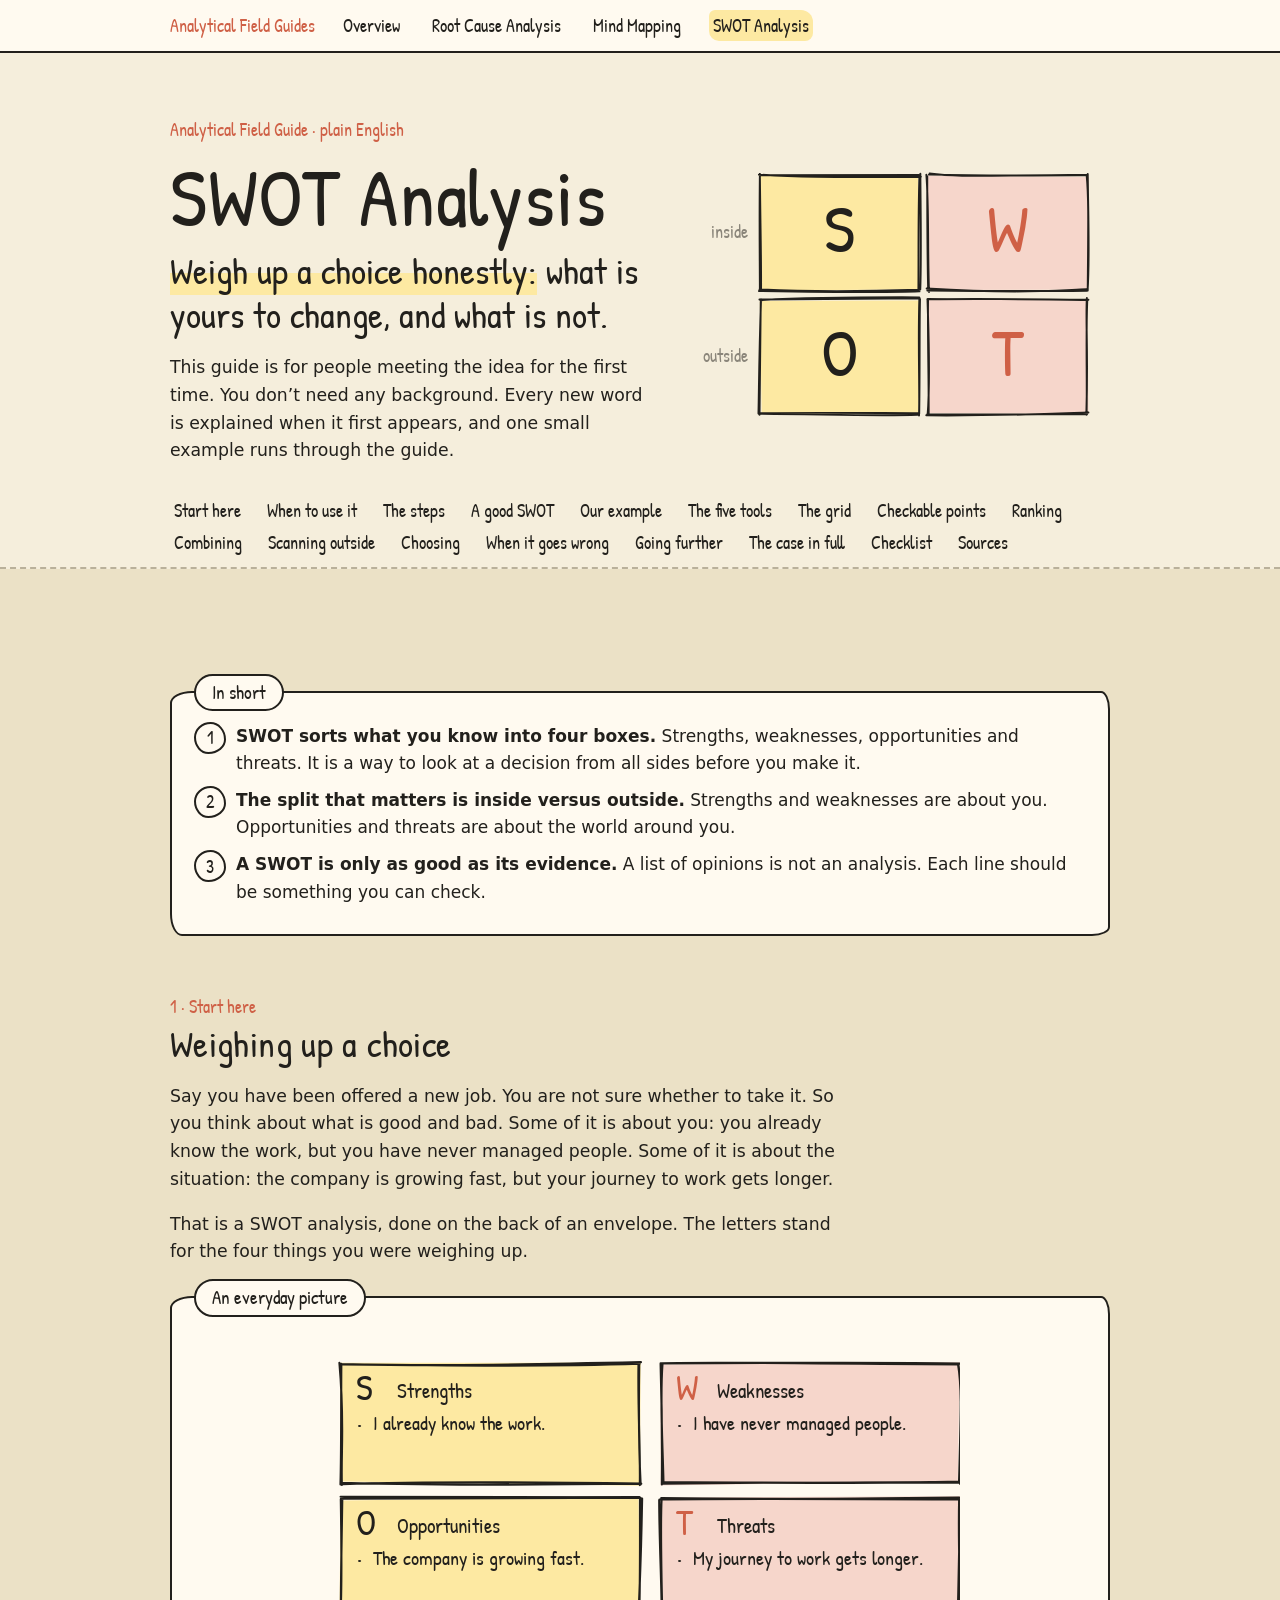
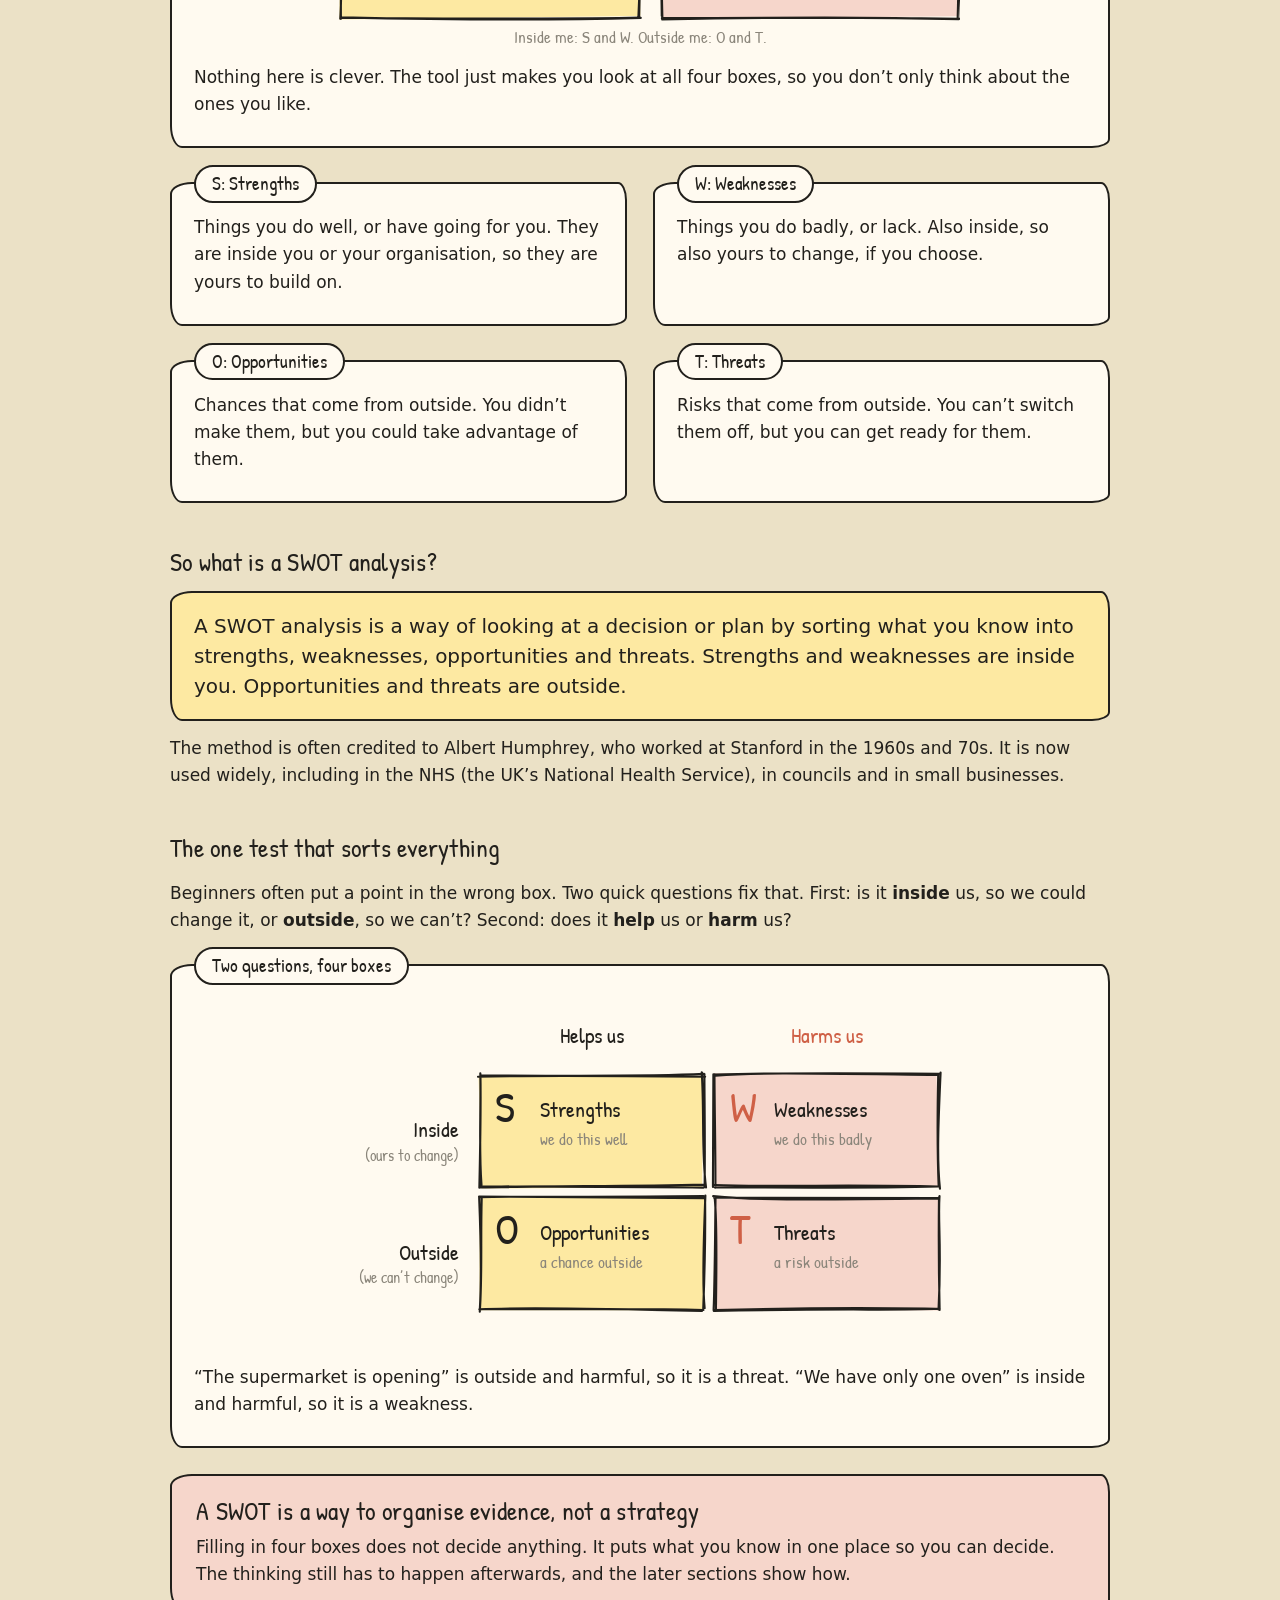
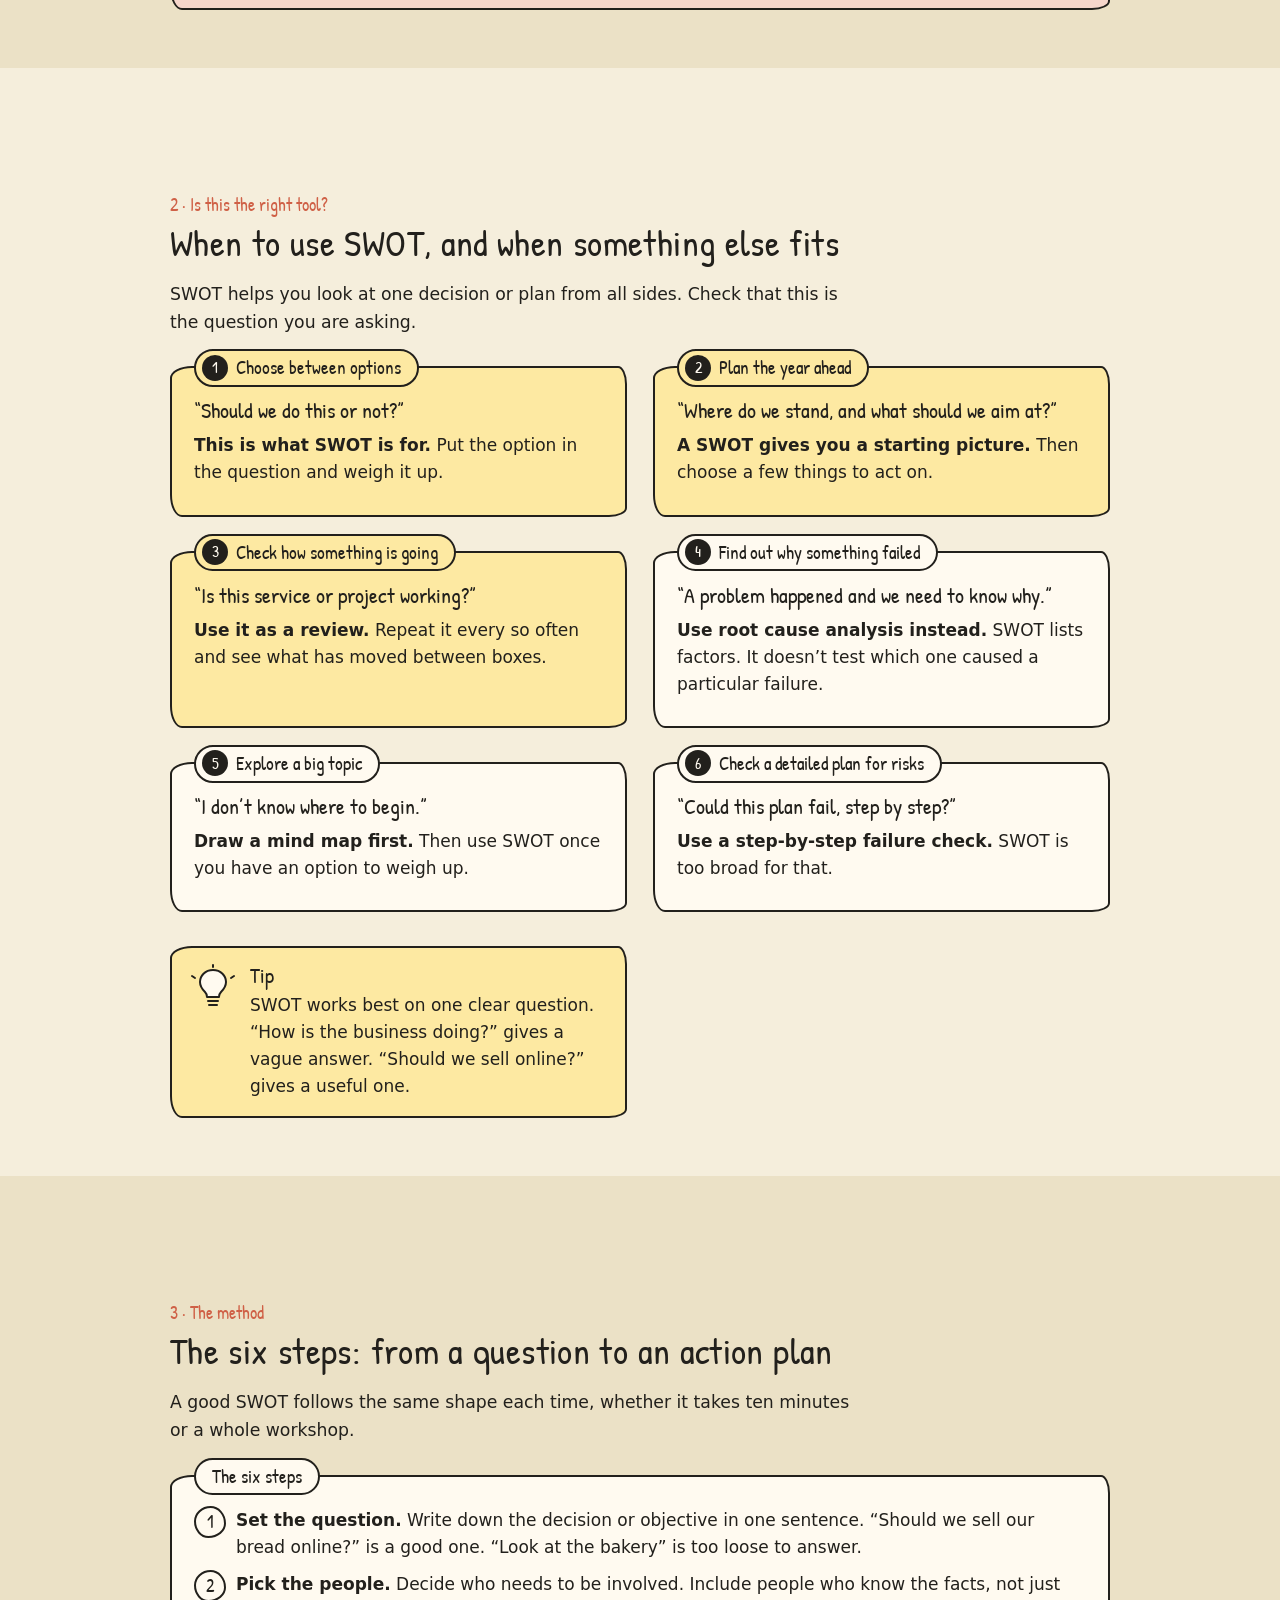
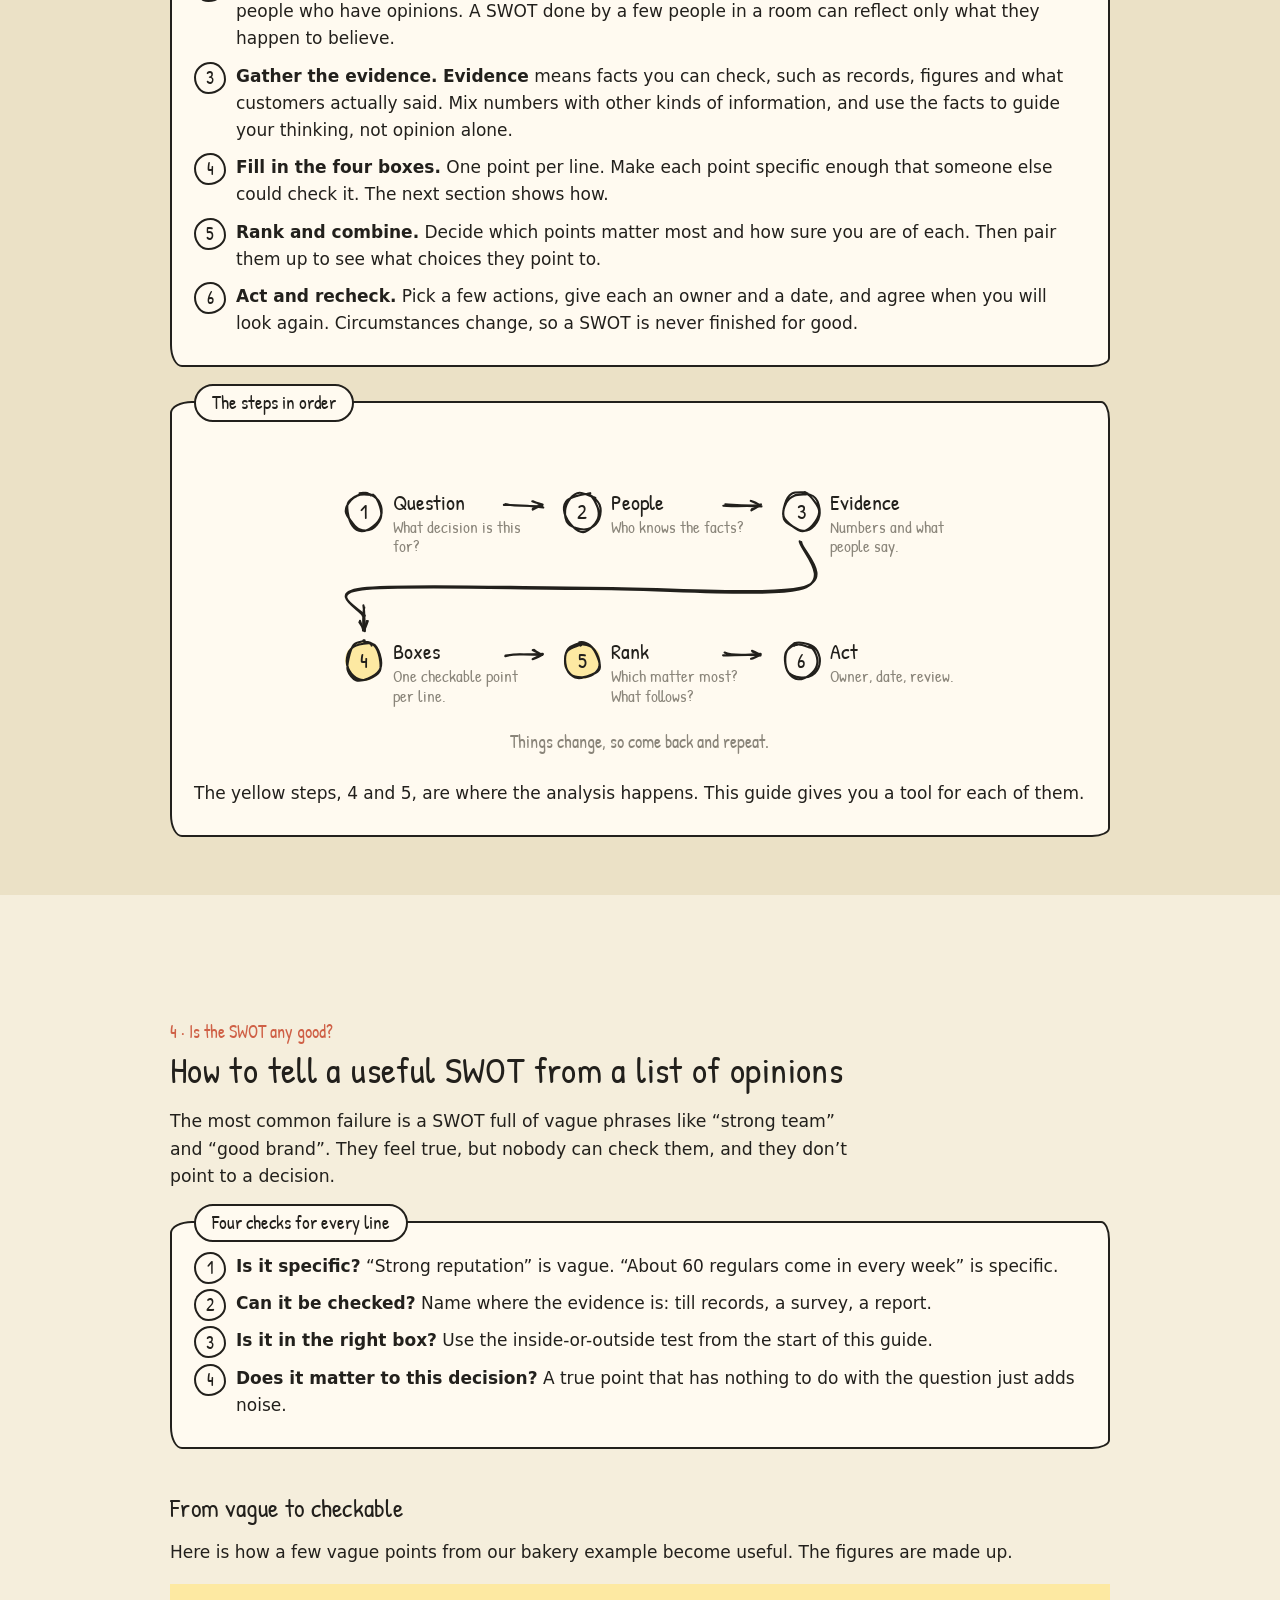
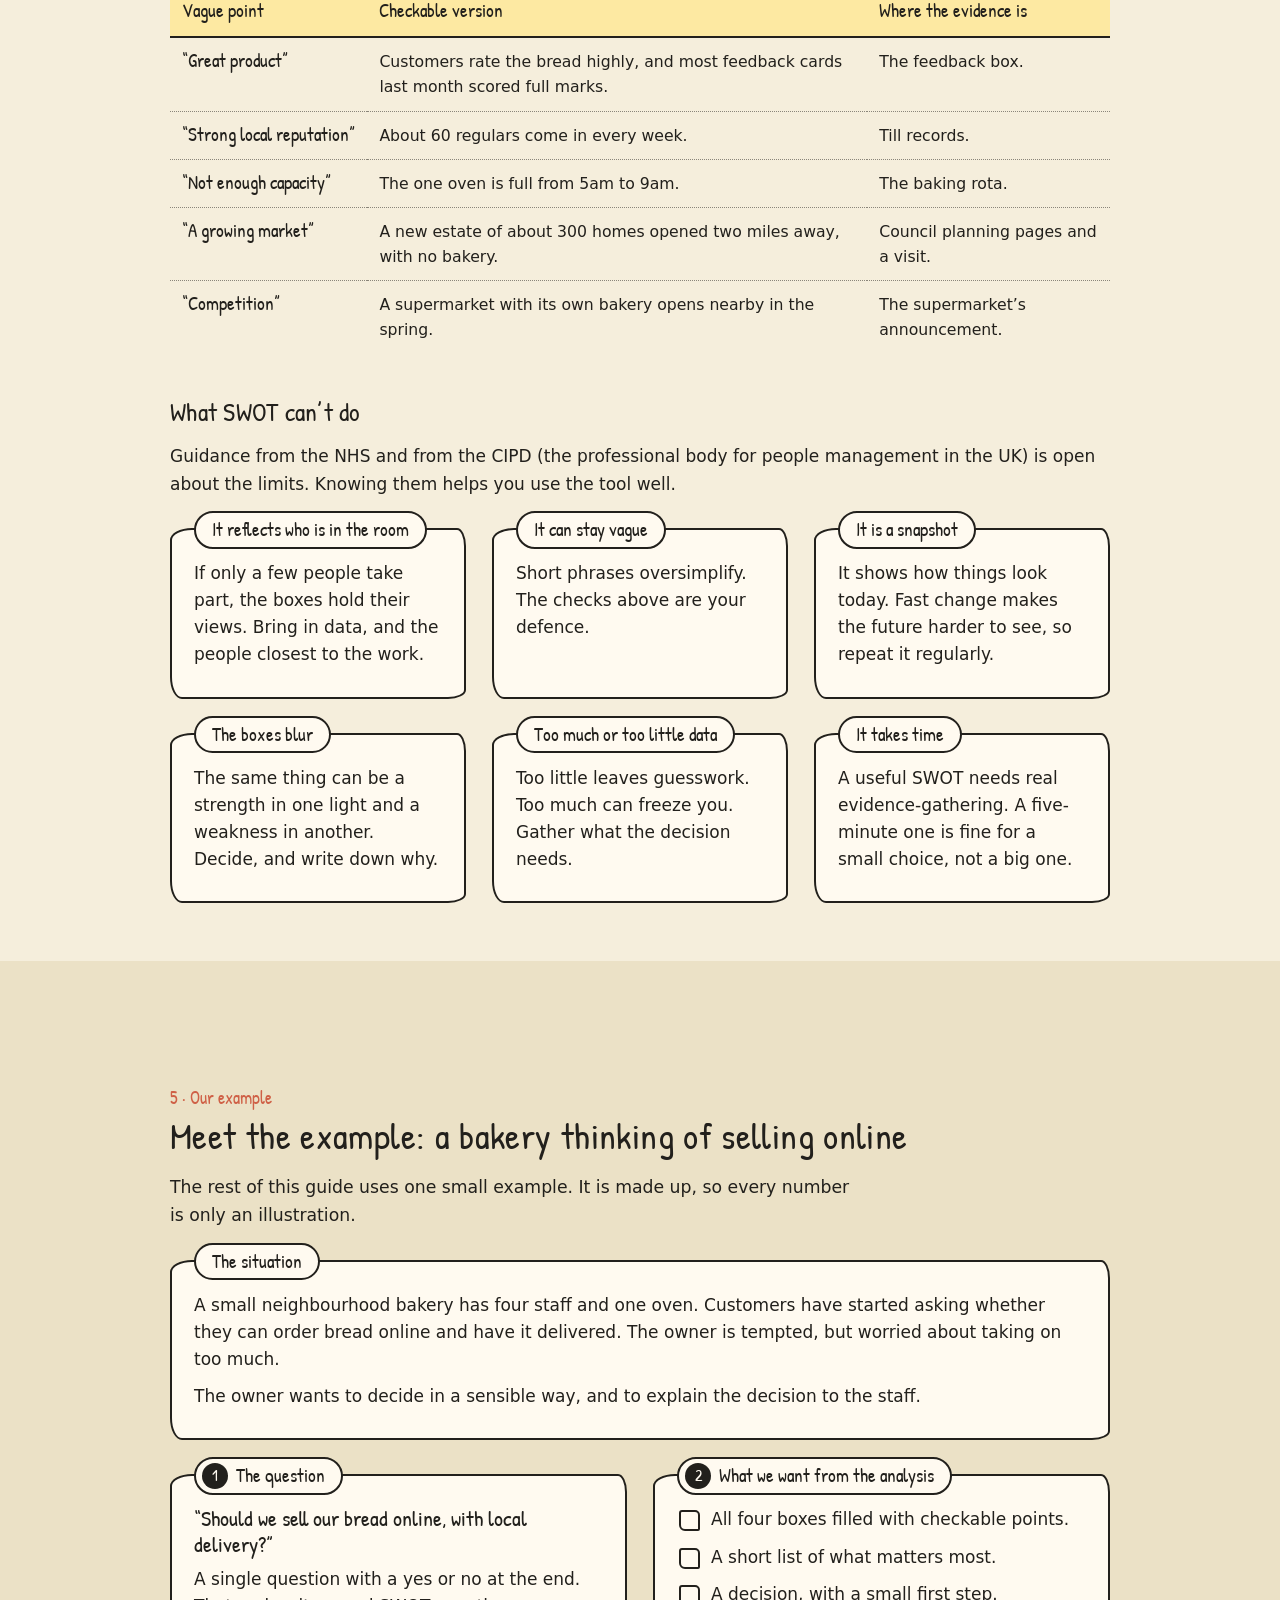
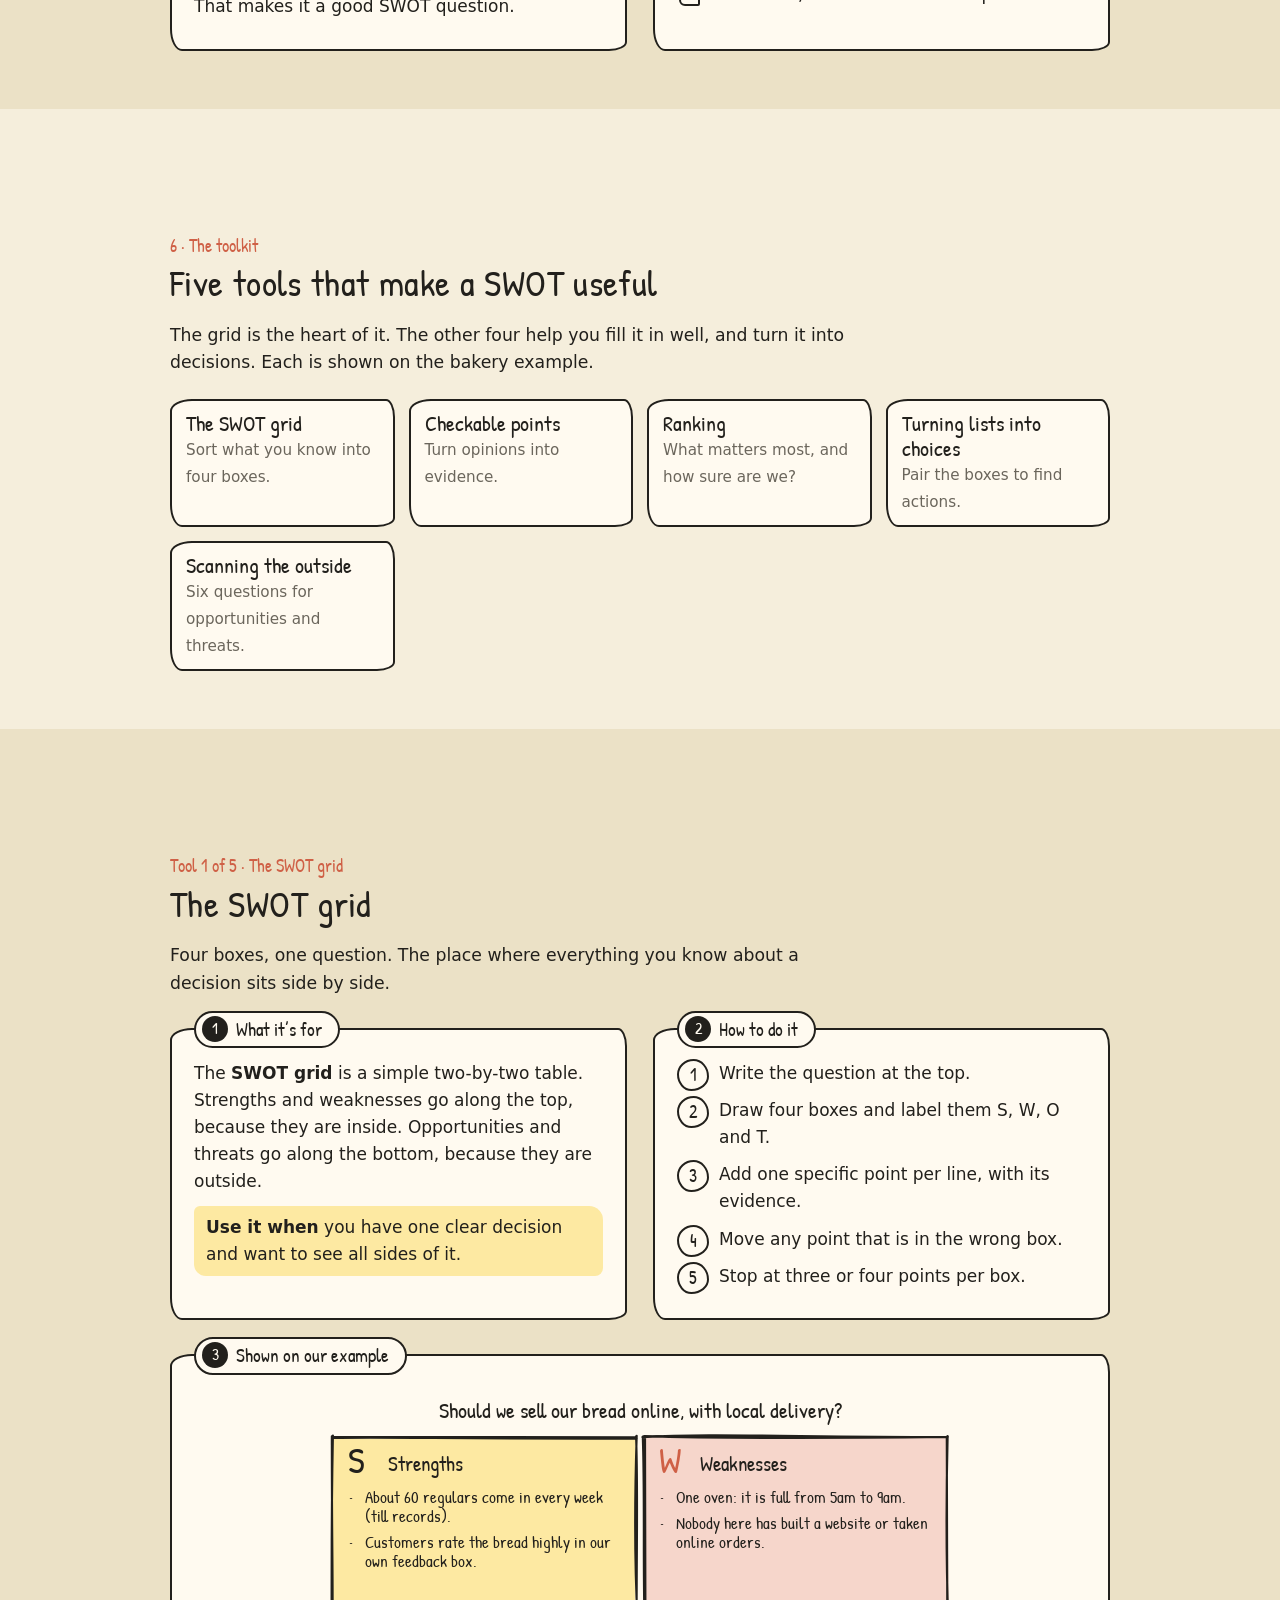
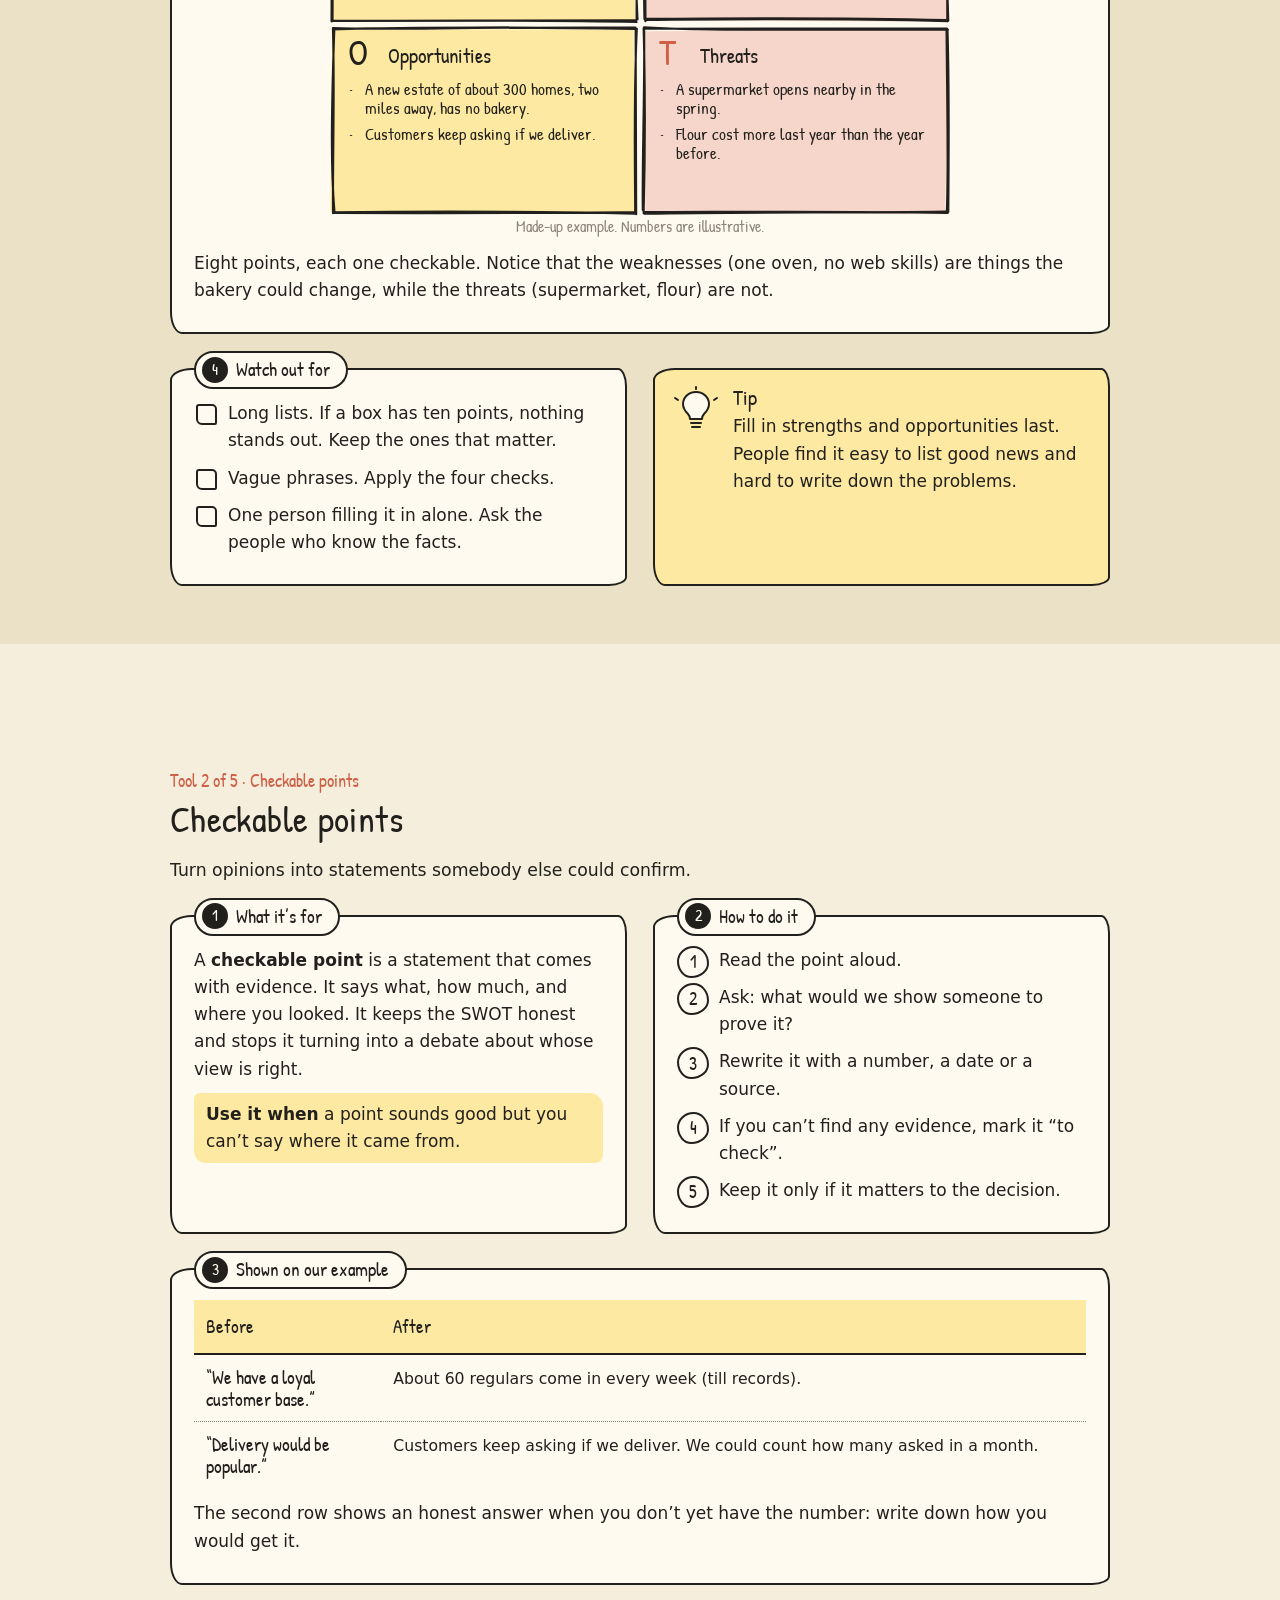
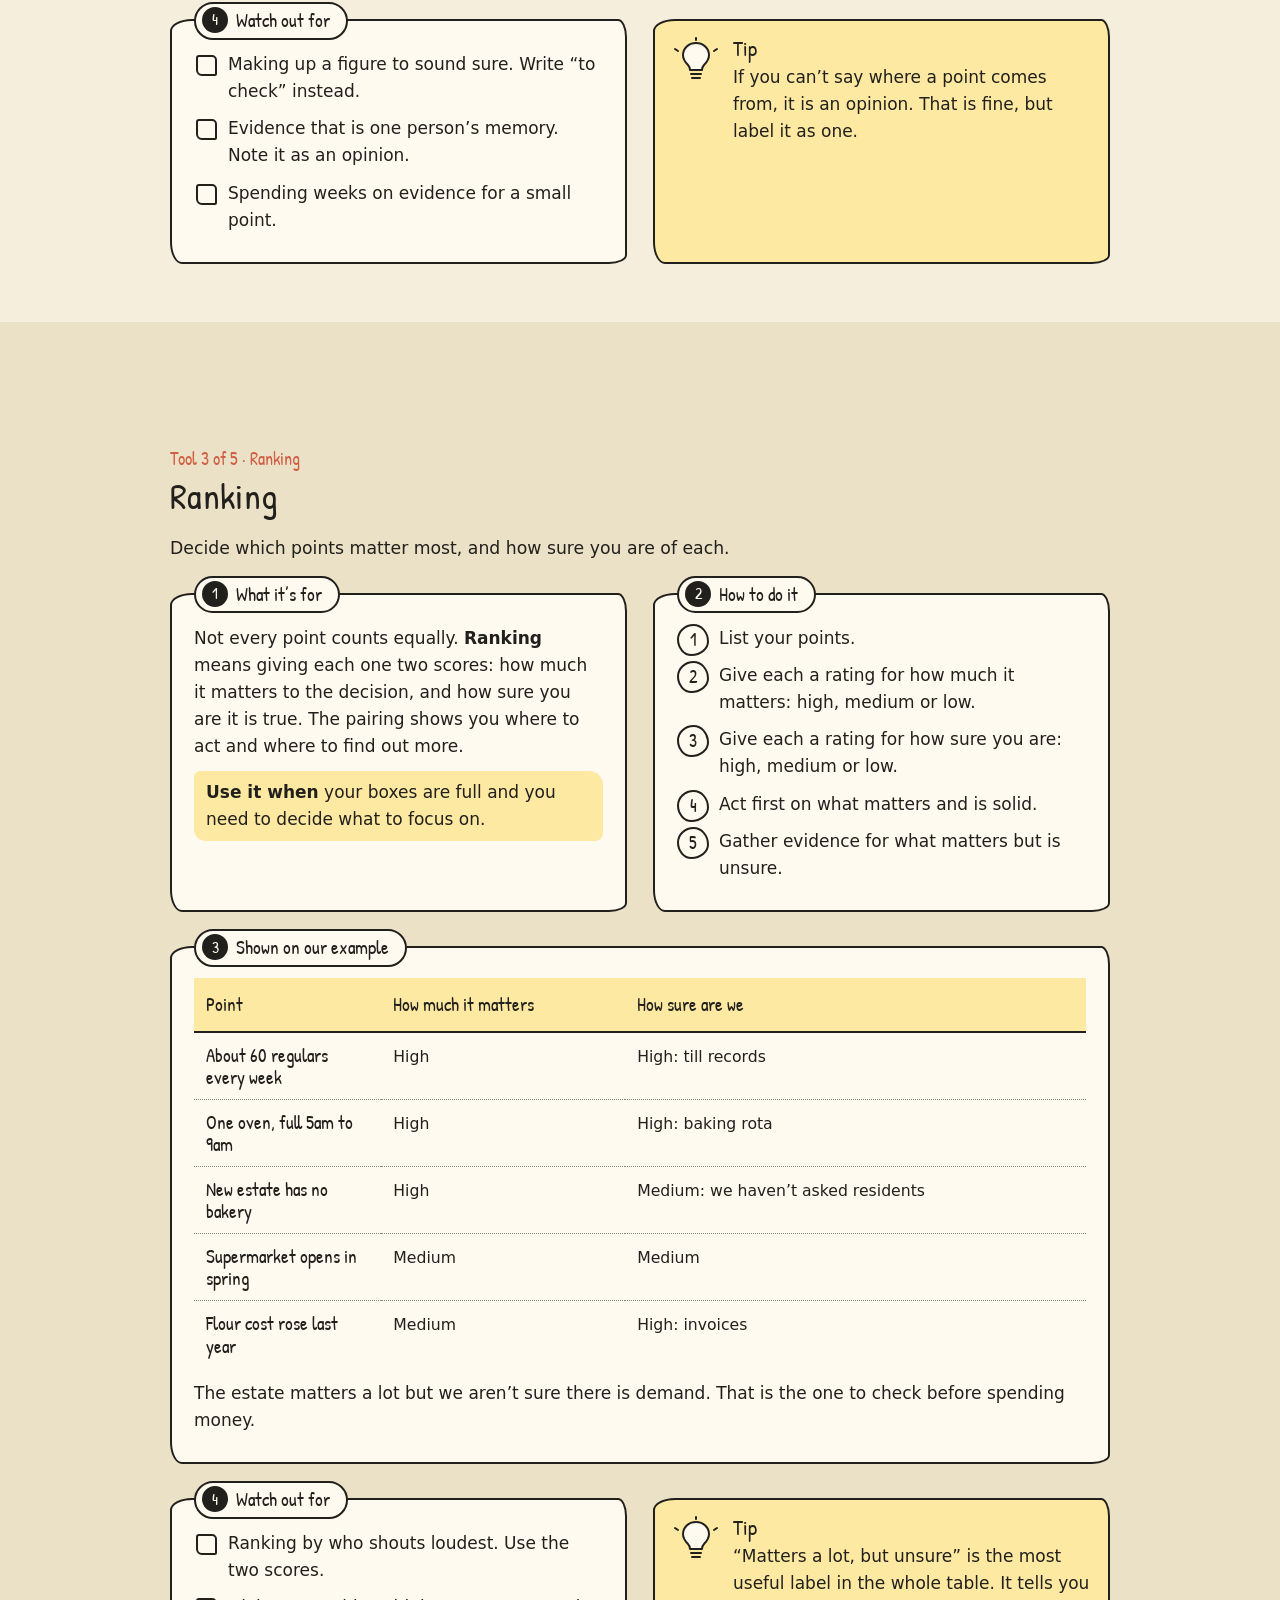
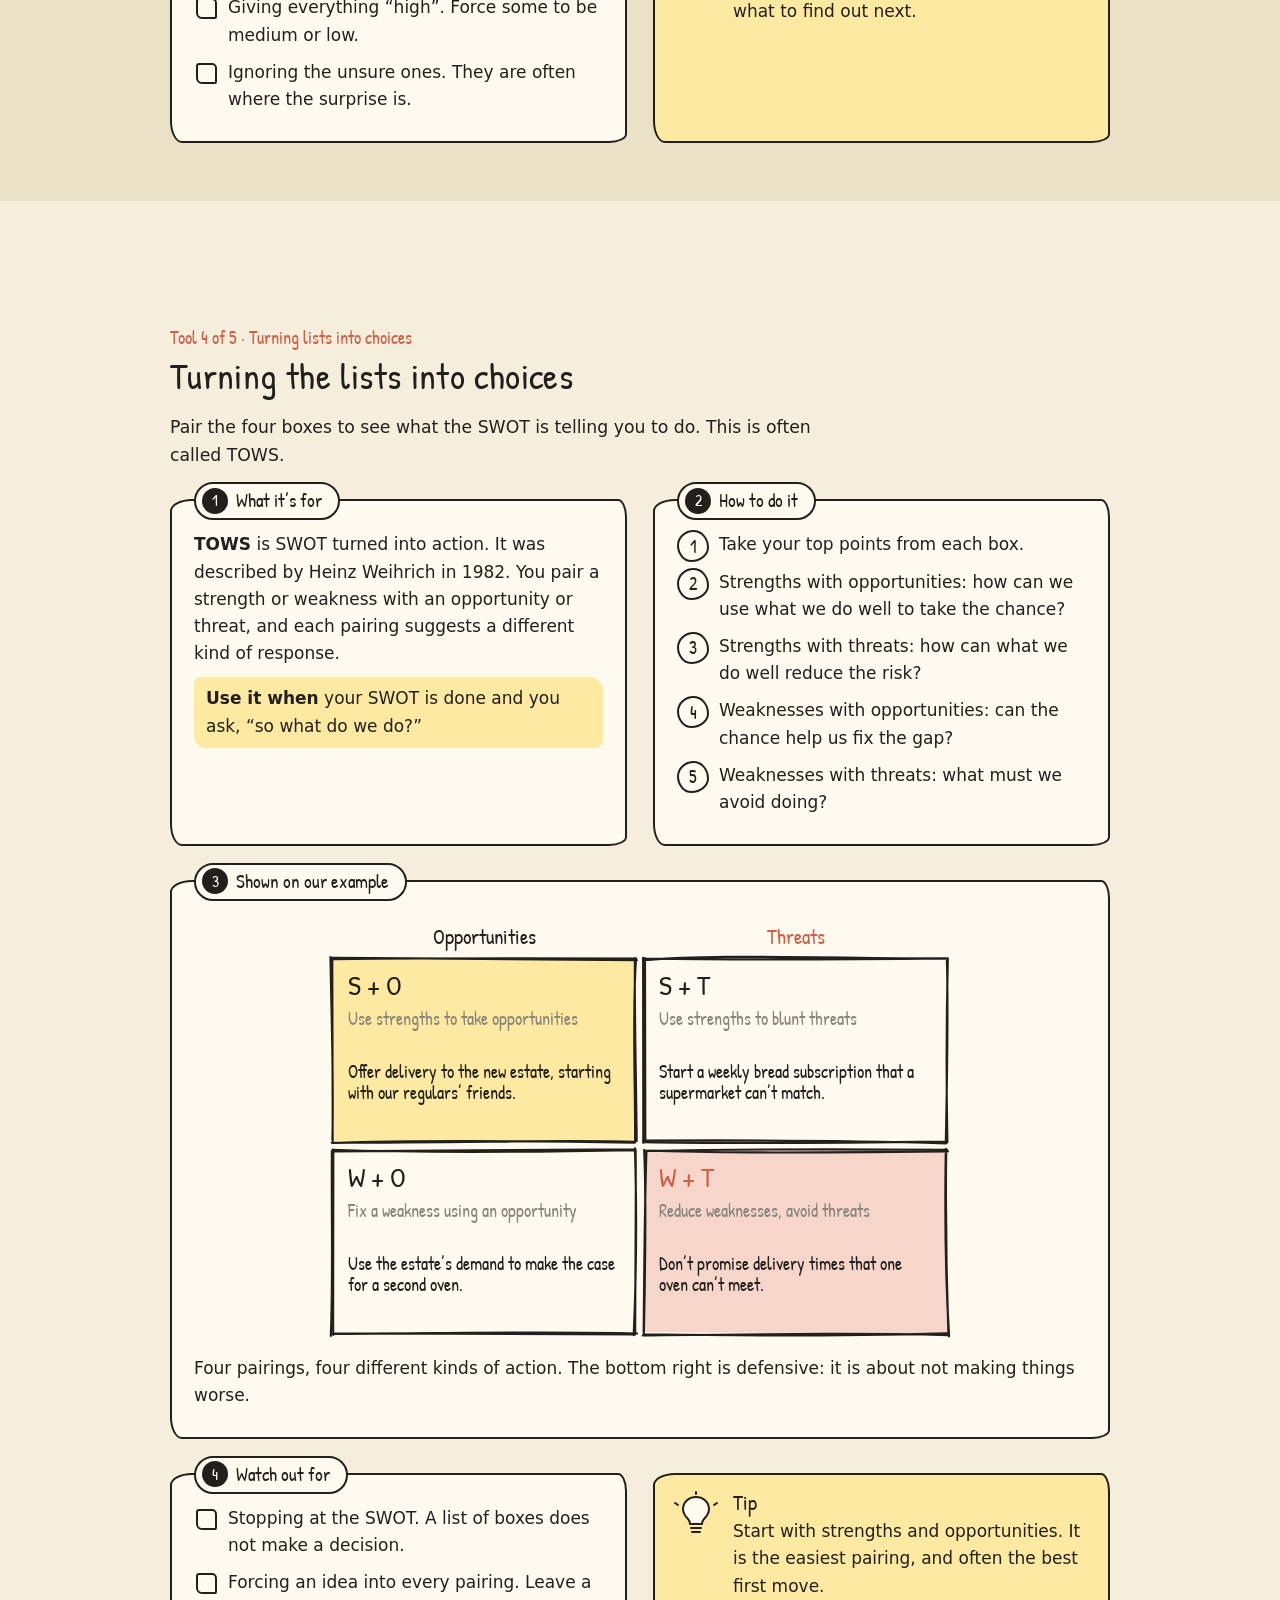
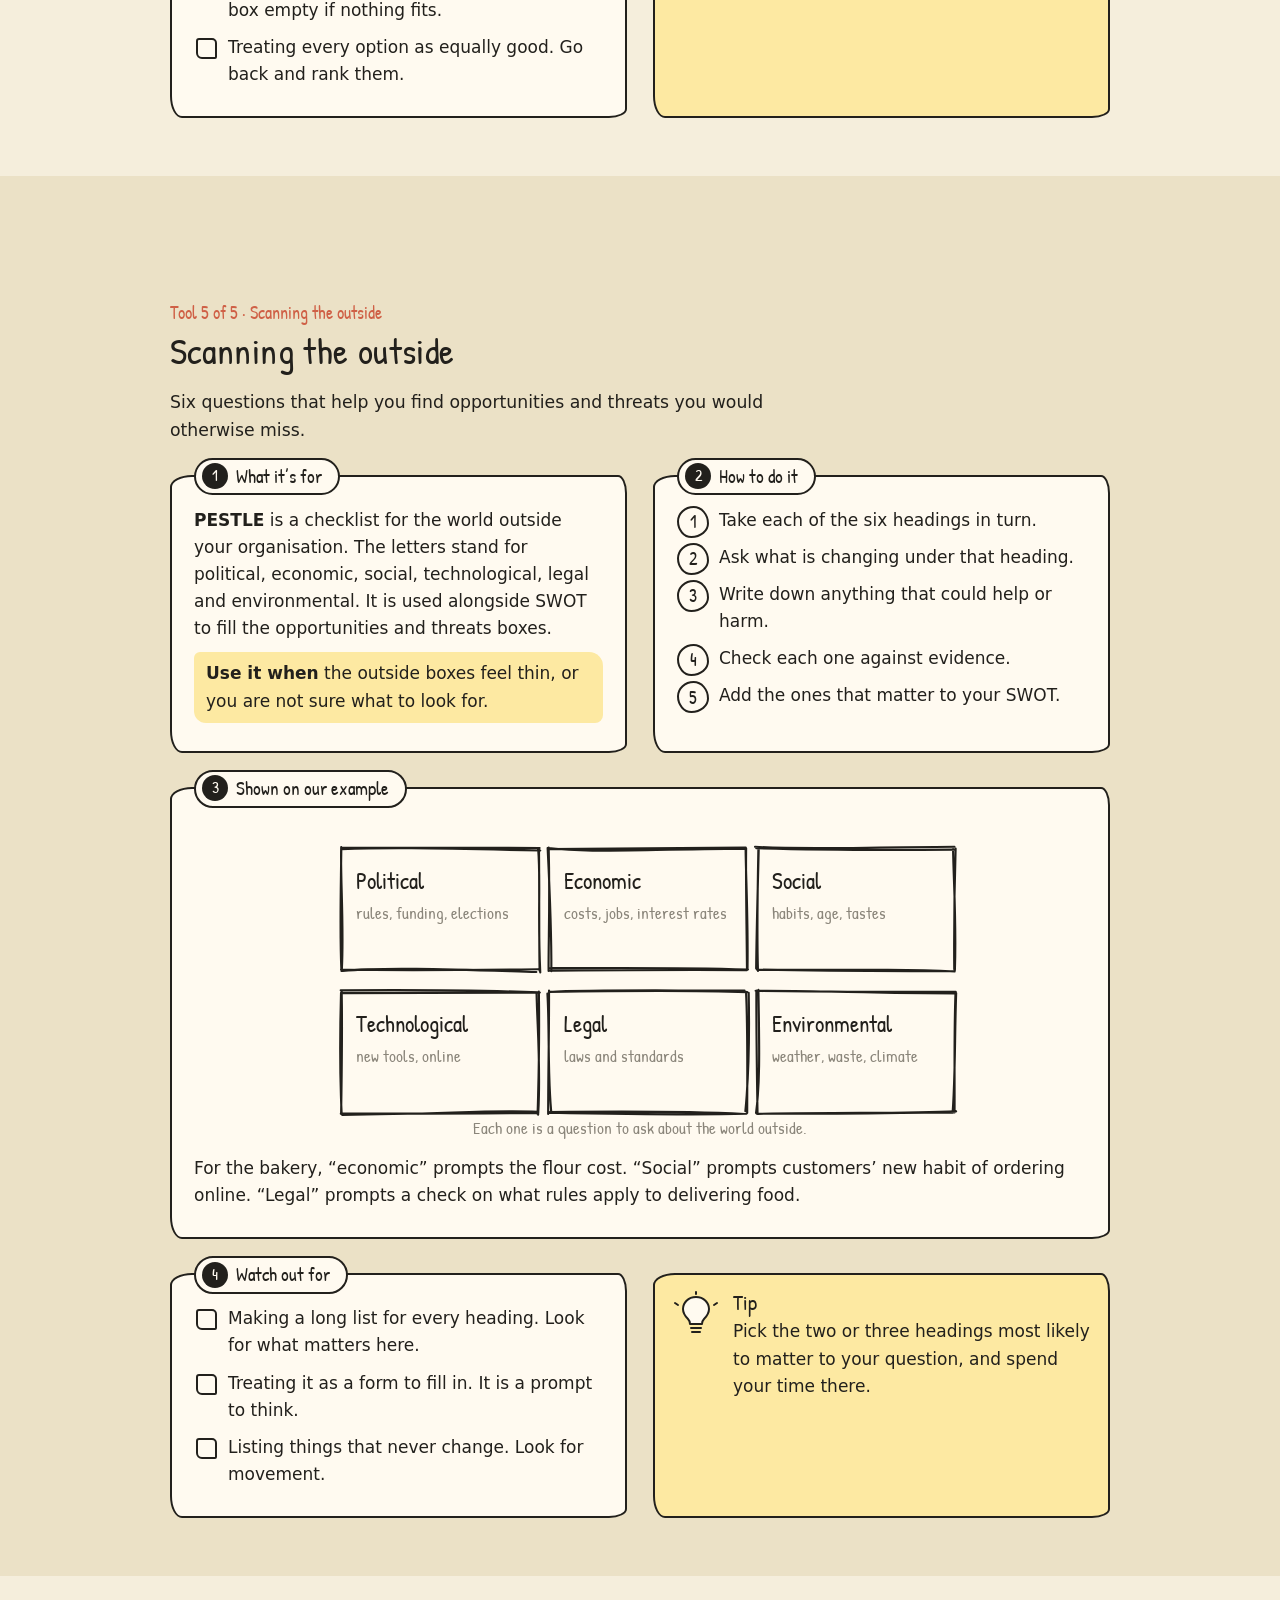
<file: strategic-planning-with-swot-field-guide.html>
<!doctype html>
<html lang="en-GB">
<head>
<meta charset="utf-8">
<meta name="viewport" content="width=device-width, initial-scale=1">
<meta name="description" content="How to sort what you know into strengths, weaknesses, opportunities and threats, and turn it into a decision. A plain-English guide with one worked example.">
<title>SWOT Analysis — A Field Guide to Weighing Up a Choice</title>
<link rel="canonical" href="https://tidyweb.github.io/analytical-field-guides/strategic-planning-with-swot-field-guide.html">
<meta property="og:type" content="article">
<meta property="og:site_name" content="TidyWeb Analytical Field Guides">
<meta property="og:title" content="SWOT Analysis — A Field Guide to Weighing Up a Choice">
<meta property="og:description" content="How to sort what you know into strengths, weaknesses, opportunities and threats, and turn it into a decision. A plain-English guide with one worked example.">
<meta property="og:url" content="https://tidyweb.github.io/analytical-field-guides/strategic-planning-with-swot-field-guide.html">
<meta name="twitter:card" content="summary">
<meta name="twitter:title" content="SWOT Analysis — A Field Guide to Weighing Up a Choice">
<meta name="twitter:description" content="How to sort what you know into strengths, weaknesses, opportunities and threats, and turn it into a decision. A plain-English guide with one worked example.">
<style>
@font-face{font-family:'Patrick Hand';src:url([data-uri]) format('woff2');font-display:swap}
:root{--ink:#22201c;--paper:#f5eedc;--card:#fffaf0;--yel:#fde9a2;--coral:#cf6046;--grey:#6b665c;--line:#22201c;
--hand:'Patrick Hand','Comic Neue','Segoe Print',cursive;--sans:system-ui,-apple-system,'Segoe UI',Roboto,'Noto Sans',Arial,sans-serif;
--wob:22px 9px 18px 12px/12px 18px 9px 22px}
*{box-sizing:border-box}
body{margin:0;background:var(--paper);color:var(--ink);font:17px/1.6 var(--sans)}
.wrap{max-width:980px;margin:0 auto;padding:28px 20px 60px}
h1,h2,h3,.hand{font-family:var(--hand);font-weight:400;line-height:1.15;letter-spacing:.01em}
h2{font-size:2.3rem;margin:56px 0 6px}
h3{font-size:1.6rem;margin:0}
.kicker{font-family:var(--hand);font-size:1.15rem;color:var(--coral)}
.lede{font-size:1.08rem;max-width:62ch}
.panels{display:grid;grid-template-columns:repeat(2,minmax(0,1fr));gap:34px 26px;margin-top:30px}
.panel{position:relative;background:var(--card);border:2px solid var(--line);border-radius:var(--wob);padding:30px 22px 18px;min-width:0}
.panel.full{grid-column:1/-1}
.panel .tab{position:absolute;top:-19px;left:22px;background:var(--card);border:2px solid var(--line);border-radius:999px;
 padding:1px 16px 2px 6px;font-family:var(--hand);font-size:1.2rem;display:flex;align-items:center;gap:8px;white-space:nowrap}
.panel .tab b{display:inline-grid;place-items:center;width:26px;height:26px;border-radius:50%;background:var(--ink);color:var(--card);font-weight:400;font-size:1rem}
.panel p{margin:0 0 10px}
.use{background:var(--yel);border-radius:6px 14px 8px 12px;padding:8px 12px;margin-top:6px}
ol.steps{list-style:none;counter-reset:s;margin:0;padding:0}
ol.steps li{counter-increment:s;position:relative;padding:0 0 10px 42px}
ol.steps li::before{content:counter(s);position:absolute;left:0;top:-1px;width:28px;height:28px;border:2px solid var(--ink);
 border-radius:52% 48% 55% 45%/48% 55% 45% 52%;display:grid;place-items:center;font-family:var(--hand);font-size:1.1rem;line-height:1}
ul.rules{list-style:none;margin:0;padding:0}
ul.rules li{position:relative;padding:0 0 10px 34px}
ul.rules li::before{content:"";position:absolute;left:2px;top:4px;width:17px;height:17px;border:2px solid var(--ink);border-radius:3px 5px 2px 6px}
.tip{display:flex;gap:14px;align-items:flex-start;background:var(--yel);border:2px solid var(--line);border-radius:var(--wob);padding:16px 18px}
.tip svg{flex:0 0 46px}
.fig{overflow-x:auto}
.fig svg.sk{display:block;width:100%;height:auto;max-width:640px;margin:4px auto 0;min-width:300px}
svg.sk text{font-family:var(--hand)}
.key{display:flex;flex-wrap:wrap;gap:6px 22px;justify-content:center;font-size:.95rem;color:var(--grey);margin-top:8px}
svg.sk{max-width:640px}.fig-narrow{display:none}.fig-narrow svg.sk{max-width:420px}
@media (max-width:620px){.fig-wide{display:none}.fig-narrow{display:block}}
@media (max-width:720px){.panels{grid-template-columns:minmax(0,1fr)}h2{font-size:1.9rem}body{font-size:16px}}

:root{--sand:#ebe1c6}
.band{padding:52px 0 58px}
.band.sand{background:var(--sand)}
.band .wrap.in{padding:0 20px}
.band section{margin-top:0}
.band section>:first-child{margin-top:0}
footer{margin-top:0}

html{scroll-behavior:smooth}
a{color:var(--ink);text-decoration-color:var(--coral);text-decoration-thickness:2px;text-underline-offset:3px}
a:hover{background:var(--yel)}
:focus-visible{outline:3px solid var(--coral);outline-offset:3px;border-radius:4px}
.skip{position:absolute;left:-999px;top:8px;background:var(--ink);color:var(--card);padding:8px 16px;border-radius:10px;z-index:50;font-family:var(--hand);font-size:1.2rem;text-decoration:none}
.skip:focus{left:12px}
.series{background:var(--card);border-bottom:2px solid var(--ink)}
.series .in,.toc .in{max-width:980px;margin:0 auto;padding:10px 20px;display:flex;gap:6px 24px;align-items:center;overflow-x:auto;white-space:nowrap;font-family:var(--hand);font-size:1.15rem;scrollbar-width:none}
.series .name{color:var(--coral)}
.series a,.toc a{text-decoration:none;padding:1px 4px}
.series a[aria-current=page]{background:var(--yel);border-radius:6px 12px 8px 10px}
.toc{border-bottom:2px dashed #b9b09a}
.toc .in{font-size:1.1rem;padding-top:8px;padding-bottom:8px}
@media (min-width:721px){.toc .in{flex-wrap:wrap;white-space:normal;gap:2px 18px}}
.hero{padding:34px 0 6px;display:grid;grid-template-columns:minmax(0,1.15fr) minmax(0,1fr);gap:8px 28px;align-items:center}
.hero-img{display:block;width:100%;height:auto}
@media (max-width:720px){.hero{grid-template-columns:1fr}.hero-img{max-width:340px;margin:6px auto 0}}
h1{font-size:clamp(3rem,9vw,5rem);margin:6px 0 4px}
.sub{font-family:var(--hand);font-size:clamp(1.55rem,4.2vw,2.3rem);line-height:1.2;margin:6px 0 16px;max-width:30ch}
.sub mark{background:linear-gradient(transparent 55%,var(--yel) 55%);color:inherit}
h2{scroll-margin-top:12px}
section{scroll-margin-top:12px}
.panels.three{grid-template-columns:repeat(3,minmax(0,1fr))}
.panel .say{font-family:var(--hand);font-size:1.35rem;line-height:1.2;margin:0 0 8px}
.panel.hl{background:var(--yel)}
.panel.hl .tab{background:var(--yel)}
.big{font-size:1.25rem;line-height:1.5;background:var(--yel);border:2px solid var(--line);border-radius:var(--wob);padding:18px 22px;margin:14px 0 0}
.callout{background:#f6d6cb;border:2px solid var(--line);border-radius:var(--wob);padding:20px 24px;margin-top:26px}
.callout h3{margin-bottom:8px}
.callout p{margin:0 0 10px}.callout p:last-child{margin:0}
.facts{display:grid;grid-template-columns:repeat(3,minmax(0,1fr));gap:16px;margin:16px 0 18px}
.fact{border:2px solid var(--line);border-radius:var(--wob);padding:14px 18px;background:var(--card)}
.fact .k{font-family:var(--hand);color:var(--coral);font-size:1.15rem}
.fact .n{font-family:var(--hand);font-size:2.8rem;line-height:1.05}
.fact.bad{background:#f6d6cb}
.fact p{margin:2px 0 0;font-size:.98rem}
.plain-list{margin:8px 0 0;padding-left:1.2em}.plain-list li{margin:0 0 6px}
.toolmap{list-style:none;padding:0;margin:22px 0 0;display:grid;grid-template-columns:repeat(auto-fit,minmax(215px,1fr));gap:14px}
.toolmap a{display:block;height:100%;text-decoration:none;border:2px solid var(--line);border-radius:var(--wob);background:var(--card);padding:10px 14px}
.toolmap a:hover{background:var(--yel)}
.toolmap .t{font-family:var(--hand);font-size:1.35rem;line-height:1.15;display:block}
.toolmap .q{font-size:.95rem;color:var(--grey)}
.cmp{width:100%;border-collapse:separate;border-spacing:0;font-size:.98rem}
.cmp th,.cmp td{text-align:left;vertical-align:top;padding:11px 12px;border-bottom:1.5px dotted #8a857a}
.cmp thead th{font-family:var(--hand);font-weight:400;font-size:1.2rem;border-bottom:2px solid var(--ink);background:var(--yel)}
.cmp tbody th{font-family:var(--hand);font-weight:400;font-size:1.2rem;line-height:1.15;width:21%}
.cmp tbody tr:last-child th,.cmp tbody tr:last-child td{border-bottom:0}
.v{display:inline-block;font-family:var(--hand);font-size:1.15rem;line-height:1.2;padding:0 12px 1px;border:2px solid var(--ink);border-radius:999px;margin-bottom:4px}
.v.yes{background:var(--yel)}.v.part{background:#fff3c4;border-style:dashed}.v.no{color:var(--coral);border-color:var(--coral)}
.mid{text-align:center;color:var(--grey)}
footer{margin-top:70px;border-top:2px solid var(--ink);padding:26px 0 10px;font-size:.95rem;color:var(--grey)}
footer .row{display:flex;gap:24px;justify-content:space-between;align-items:flex-end;flex-wrap:wrap}
footer p{margin:0 0 6px}
footer .row>div{flex:1 1 380px}
footer .mark{display:inline-flex;gap:10px;align-items:center;text-decoration:none;font-family:var(--hand);font-size:1.1rem;color:var(--ink)}
footer .mark img{width:44px;height:44px;object-fit:contain}
.top{position:fixed;right:16px;bottom:16px;width:46px;height:46px;border-radius:50%;border:2px solid var(--ink);background:var(--card);font-family:var(--hand);font-size:1.4rem;cursor:pointer;display:none}
@media (max-width:720px){
 .panels.three,.facts{grid-template-columns:minmax(0,1fr)}
 .cmp thead{position:absolute;left:-9999px}
 .cmp,.cmp tbody,.cmp tr,.cmp td,.cmp th{display:block;width:auto}
 .cmp tr{border:2px solid var(--ink);border-radius:var(--wob);margin:0 0 14px;padding:8px 14px;background:var(--card)}
 .cmp th,.cmp td{border:0;padding:5px 0}
 .cmp tbody th{width:auto;font-size:1.4rem}
 .cmp td::before{content:attr(data-label);display:block;font-family:var(--hand);color:var(--coral);font-size:1.05rem}
 .cmp td.mid{text-align:left}
}

.tool-title{font-family:var(--hand);font-weight:400;font-size:2.3rem;line-height:1.15;margin:2px 0 6px}
section.tool,section.sec{margin-top:70px}
section.sec>.kicker+h2{margin-top:2px}
.panel .tab.nn{padding-left:16px}
.toolbox{margin-top:30px}
@media (max-width:720px){.tool-title{font-size:1.9rem}}

.hero-img svg{display:block;width:100%;height:auto}
.src{font-size:.98rem}
.src li{margin:0 0 8px}
</style>
</head>
<body><a class="skip" href="#main">Skip to the guide</a><nav class="series" aria-label="Analytical Field Guides collection"><div class="in"><span class="name">Analytical Field Guides</span><a href="analytical-field-guides.html">Overview</a><a href="root-cause-analysis-field-guide.html">Root Cause Analysis</a><a href="effective-mind-mapping-field-guide.html">Mind Mapping</a><a href="strategic-planning-with-swot-field-guide.html" aria-current="page">SWOT Analysis</a></div></nav><div class="wrap" style="padding-bottom:0">
<header class="hero" id="top">
<div class="hero-text">
<div class="kicker">Analytical Field Guide · plain English</div>
<h1>SWOT Analysis</h1>
<p class="sub"><mark>Weigh up a choice honestly:</mark> what is yours to change, and what is not.</p>
<p class="lede">This guide is for people meeting the idea for the first time. You don’t need any background. Every new word is explained when it first appears, and one small example runs through the guide.</p>
</div>
<div class="hero-img"><svg class="sk" viewBox="0 0 480 340" role="img" aria-labelledby="herosw-t herosw-d"><title id="herosw-t">A two-by-two grid of strengths, weaknesses, opportunities and threats</title><desc id="herosw-d">A square split into four boxes. Top row, inside: S for strengths and W for weaknesses. Bottom row, outside: O for opportunities and T for threats. Two small labels on the left read inside and outside.</desc><path d="M82.6 28.8 L262.6 31.9 L262.6 158.8 L83.7 160.3" stroke="none" stroke-width="0" fill="#fde9a2" stroke-linecap="round"/><path d="M82.5 29 C120.8 31.6, 154.6 32.1, 265.8 31.5 M84.5 29.8 C137.2 29.4, 191.4 30, 263.5 29.5 M265.2 27.9 C265.5 74.9, 266.4 122.6, 265.1 159 M264.2 29.5 C262.7 73, 263.3 116.6, 263 160.7 M264.2 161.1 C226.2 162.7, 187.3 162.3, 82.5 160.6 M263.8 159.3 C196.6 161.4, 128.7 161.2, 83.2 158.9 M83.6 160 C83.6 125.8, 82.9 91.1, 83.6 28.3 M84.9 160.7 C85.2 127.8, 84.3 96.9, 83.6 30.8" stroke="#22201c" stroke-width="2.2" fill="none" stroke-linecap="round"/><text x="174" y="117" font-size="76" fill="#22201c" text-anchor="middle">S</text><path d="M273.1 30.4 L456 31.7 L455.1 159.1 L272.5 159.7" stroke="none" stroke-width="0" fill="#f6d6cb" stroke-linecap="round"/><path d="M275.6 27.8 C308.3 32.1, 346.2 29.5, 452.7 29.7 M274.9 29 C332.7 30.2, 390.3 30.2, 454 29.2 M454.6 28.2 C455.2 80.7, 456.9 127.5, 454.4 160.2 M453.4 29.7 C455.8 56, 455.3 81.3, 454.6 160 M453.1 158.7 C412.3 160.3, 372 163.7, 272.3 157.9 M453.9 160.3 C389.7 161.2, 327.2 160.7, 273.1 160.1 M275 161.8 C273.2 115.1, 275 66.5, 272 29.1 M274.1 160.7 C273.4 132.9, 273 106.4, 273 30.8" stroke="#22201c" stroke-width="2.2" fill="none" stroke-linecap="round"/><text x="364" y="117" font-size="76" fill="#cf6046" text-anchor="middle">W</text><path d="M83.5 172 L264.9 171.5 L263.1 299.4 L85.7 299.2" stroke="none" stroke-width="0" fill="#fde9a2" stroke-linecap="round"/><path d="M84.3 171.1 C120.1 169.1, 157.8 167.6, 264 167.9 M83.1 170.4 C145.9 169.6, 207 169, 264.4 169 M264.1 168.5 C262.4 222.1, 264.7 272.5, 263.7 301.5 M264.8 169.9 C264 205.1, 264.7 240.2, 263.9 299.3 M262.1 300.7 C222.8 302.2, 176.8 300.7, 82.1 299.7 M264 299 C205.1 298.8, 145.6 298.1, 83.1 299 M82 299.3 C82.7 270.3, 82.6 238.3, 84.9 170 M83.2 300.7 C84.1 252, 84.3 204, 84.6 170.7" stroke="#22201c" stroke-width="2.2" fill="none" stroke-linecap="round"/><text x="174" y="257" font-size="76" fill="#22201c" text-anchor="middle">O</text><path d="M273.9 169.1 L453.9 171.3 L455.6 299.6 L274.5 298.7" stroke="none" stroke-width="0" fill="#f6d6cb" stroke-linecap="round"/><path d="M273.1 170 C312 169.6, 345 169.3, 455.4 170.6 M273.5 169.6 C339.1 170.4, 405.8 169.2, 454.9 170.9 M453.6 168.7 C452.1 197.6, 455.2 225.4, 453.1 298.3 M454.1 170.2 C452.3 214.1, 454.1 256.9, 453.3 300.8 M455.4 298.2 C408.9 299.8, 361.5 302, 271.9 301.4 M454 300 C400.4 300, 344.1 301.1, 273 300.2 M273.4 301.2 C276.7 259.5, 274.6 213.8, 273.3 170.9 M274.6 300.7 C274.8 257.1, 273.4 213.5, 273.9 170.7" stroke="#22201c" stroke-width="2.2" fill="none" stroke-linecap="round"/><text x="364" y="257" font-size="76" fill="#cf6046" text-anchor="middle">T</text><text x="70" y="101" font-size="20" fill="#8a857a" text-anchor="end">inside</text><text x="70" y="241" font-size="20" fill="#8a857a" text-anchor="end">outside</text></svg></div>
</header></div><nav class="toc" aria-label="Sections of this guide"><div class="in"><a href="#start">Start here</a><a href="#when">When to use it</a><a href="#steps">The steps</a><a href="#good">A good SWOT</a><a href="#example">Our example</a><a href="#toolkit">The five tools</a><a href="#tool-grid">The grid</a><a href="#tool-check">Checkable points</a><a href="#tool-rank">Ranking</a><a href="#tool-tows">Combining</a><a href="#tool-pestle">Scanning outside</a><a href="#choose">Choosing</a><a href="#wrong">When it goes wrong</a><a href="#further">Going further</a><a href="#case">The case in full</a><a href="#checklist">Checklist</a><a href="#sources">Sources</a></div></nav><main id="main"><div class="band sand"><div class="wrap in">
<section id="start" class="sec">
<div class="panels">
 <div class="panel full"><span class="tab nn">In short</span>
  <ol class="steps">
   <li><strong>SWOT sorts what you know into four boxes.</strong> Strengths, weaknesses, opportunities and threats. It is a way to look at a decision from all sides before you make it.</li>
   <li><strong>The split that matters is inside versus outside.</strong> Strengths and weaknesses are about you. Opportunities and threats are about the world around you.</li>
   <li><strong>A SWOT is only as good as its evidence.</strong> A list of opinions is not an analysis. Each line should be something you can check.</li>
  </ol></div>
</div>

<div class="kicker" style="margin-top:56px">1 · Start here</div>
<h2>Weighing up a choice</h2>
<p class="lede">Say you have been offered a new job. You are not sure whether to take it. So you think about what is good and bad. Some of it is about you: you already know the work, but you have never managed people. Some of it is about the situation: the company is growing fast, but your journey to work gets longer.</p>
<p class="lede">That is a SWOT analysis, done on the back of an envelope. The letters stand for the four things you were weighing up.</p>
<div class="panels">
 <div class="panel full"><span class="tab nn">An everyday picture</span>
  <div class="fig"><div class="fig-wide"><svg class="sk" viewBox="0 0 600 300" role="img" aria-labelledby="jobw-t jobw-d"><title id="jobw-t">Weighing up a job offer in four boxes</title><desc id="jobw-d">A four-box grid for weighing up a job offer. Strengths: I already know the work. Weaknesses: I have never managed people. Opportunities: the company is growing fast. Threats: my journey to work gets longer.</desc><path d="M18.6 28.9 L300.7 28.6 L299.9 144.1 L20.4 140.1" stroke="none" stroke-width="0" fill="#fde9a2" stroke-linecap="round"/><path d="M21.2 30.3 C77.3 31.2, 133 32, 300.9 28.3 M20.7 30 C125.7 32, 231.5 32, 299.8 29.8 M298.6 29.5 C297.8 72.6, 300.6 114.8, 299.8 143.5 M299.3 29.4 C298.7 71.3, 299.1 114.1, 300.6 143 M301.2 142.2 C187.6 140.4, 75.3 140.8, 21.1 142.7 M300.6 142.3 C204 143.4, 108 143.6, 20.7 141.4 M20.5 143.4 C19.5 111.4, 23.2 85.4, 18.2 28.9 M19.2 142.9 C20.1 108.3, 19.7 72.9, 20 29.8" stroke="#22201c" stroke-width="2" fill="none" stroke-linecap="round"/><text x="34" y="64" font-size="34" fill="#22201c">S</text><text x="72" y="62" font-size="20" fill="#22201c">Strengths</text><text x="34" y="92" font-size="19" fill="#22201c">•</text><text x="50" y="92" font-size="19" fill="#22201c">I already know the work.</text><path d="M319.1 30.5 L599.7 28.4 L597.9 139.9 L319.3 144" stroke="none" stroke-width="0" fill="#f6d6cb" stroke-linecap="round"/><path d="M320.3 29.4 C375.3 28, 430.8 29.7, 598.5 30.3 M319.3 29.4 C431.2 28.8, 544.3 28.3, 600.2 29.6 M598.1 29.8 C601.8 51.3, 600.9 74.3, 599.1 140.3 M600.7 29.6 C601.5 56.8, 600.9 85.7, 599.9 142.3 M600.4 140.3 C538.4 141.9, 478.8 141.9, 321 140.7 M600.7 141.3 C511.5 140.9, 421.3 140.9, 320.6 142.3 M322 140.9 C321.2 102.2, 318.5 63.9, 321.1 29.8 M320.5 142.9 C320.8 112.7, 320.9 81.2, 319.3 29.7" stroke="#22201c" stroke-width="2" fill="none" stroke-linecap="round"/><text x="334" y="64" font-size="34" fill="#cf6046">W</text><text x="372" y="62" font-size="20" fill="#22201c">Weaknesses</text><text x="334" y="92" font-size="19" fill="#22201c">•</text><text x="350" y="92" font-size="19" fill="#22201c">I have never managed people.</text><path d="M19.5 158 L298.6 154.2 L300.4 266.2 L18.1 269.5" stroke="none" stroke-width="0" fill="#fde9a2" stroke-linecap="round"/><path d="M19.3 154.5 C76.8 155, 132 154.2, 299.5 155 M19.6 156.4 C82.4 155.9, 143.5 156.5, 300.5 155.4 M302 156.1 C301.4 182.8, 301.3 204.6, 298.5 267.5 M300 155.9 C299.9 190.6, 300.4 226, 299.2 267.6 M299.6 267.8 C236.6 269.4, 170.3 268.9, 20.8 268 M300.7 268 C217.3 270.3, 134.7 270.1, 20.5 267.5 M19 268.8 C20.7 241.4, 20.5 217.7, 19.5 156.6 M19.6 268.9 C19.3 243.1, 20 215.4, 20.9 155.7" stroke="#22201c" stroke-width="2" fill="none" stroke-linecap="round"/><text x="34" y="190" font-size="34" fill="#22201c">O</text><text x="72" y="188" font-size="20" fill="#22201c">Opportunities</text><text x="34" y="218" font-size="19" fill="#22201c">•</text><text x="50" y="218" font-size="19" fill="#22201c">The company is growing fast.</text><path d="M320 155.2 L602 154 L598.5 266.4 L321.3 269" stroke="none" stroke-width="0" fill="#f6d6cb" stroke-linecap="round"/><path d="M318.3 157 C374.8 156, 433.3 156.1, 600.6 157 M319.9 155.8 C387.9 156.9, 454.7 157.1, 599.2 155.2 M601.5 156.3 C598.8 183.9, 599.5 208.9, 597.8 268.8 M599.2 156.1 C598.3 198.4, 599.9 242.4, 600.8 269.1 M598.8 269.3 C531.4 267.5, 461.8 266.6, 320.7 269.4 M600.8 268.8 C524.8 267.8, 448 267.4, 320.5 268.3 M320.4 266.3 C320.2 232.2, 318.1 196.2, 318 157.5 M321 268.9 C319.9 223, 319 178.8, 320.3 155.7" stroke="#22201c" stroke-width="2" fill="none" stroke-linecap="round"/><text x="334" y="190" font-size="34" fill="#cf6046">T</text><text x="372" y="188" font-size="20" fill="#22201c">Threats</text><text x="334" y="218" font-size="19" fill="#22201c">•</text><text x="350" y="218" font-size="19" fill="#22201c">My journey to work gets longer.</text><text x="300" y="292" font-size="16" fill="#8a857a" text-anchor="middle">Inside me: S and W.  Outside me: O and T.</text></svg></div><div class="fig-narrow"><svg class="sk" viewBox="0 0 380 560" role="img" aria-labelledby="jobn-t jobn-d"><title id="jobn-t">Weighing up a job offer in four boxes</title><desc id="jobn-d">A four-box grid for weighing up a job offer. Strengths: I already know the work. Weaknesses: I have never managed people. Opportunities: the company is growing fast. Threats: my journey to work gets longer.</desc><path d="M15.1 20.5 L363.7 18.4 L361.9 125.9 L15.3 130" stroke="none" stroke-width="0" fill="#fde9a2" stroke-linecap="round"/><path d="M16.2 19.5 C85.1 17.9, 154.3 19.3, 362.7 20.3 M15.4 19.5 C154.4 18.8, 294.5 18.3, 364.2 19.7 M362.1 19.8 C365.8 40.5, 364.9 62.7, 363.1 126.3 M364.7 19.6 C365.5 45.8, 364.8 73.8, 363.9 128.3 M364.3 126.6 C288.1 127.8, 213.9 127.9, 16.8 126.9 M364.6 127.4 C253.7 126.9, 142 127, 16.5 128.2 M18 126.9 C17.2 89.6, 14.6 52.7, 17.1 19.8 M16.5 128.9 C16.8 99.8, 16.9 69.3, 15.3 19.7" stroke="#22201c" stroke-width="2" fill="none" stroke-linecap="round"/><text x="30" y="54" font-size="34" fill="#22201c">S</text><text x="68" y="52" font-size="20" fill="#22201c">Strengths</text><text x="30" y="82" font-size="19" fill="#22201c">•</text><text x="46" y="82" font-size="19" fill="#22201c">I already know the work.</text><path d="M15.5 144 L362.6 140.2 L364.4 248.2 L14.1 251.5" stroke="none" stroke-width="0" fill="#f6d6cb" stroke-linecap="round"/><path d="M15.4 140.7 C86.3 141.1, 155.3 140.4, 363.6 141.1 M15.7 142.4 C93.3 142, 169.5 142.5, 364.5 141.5 M366 142.1 C365.4 167.9, 365.3 188.9, 362.5 249.5 M364 141.9 C363.9 175.3, 364.4 209.5, 363.2 249.6 M363.6 249.9 C284.8 251.1, 203.2 250.7, 16.7 250 M364.6 250 C261.3 252.3, 158.6 252.2, 16.5 249.5 M15 250.8 C16.7 224.3, 16.5 201.5, 15.5 142.6 M15.6 250.9 C15.3 226.1, 16 199.2, 16.9 141.7" stroke="#22201c" stroke-width="2" fill="none" stroke-linecap="round"/><text x="30" y="176" font-size="34" fill="#cf6046">W</text><text x="68" y="174" font-size="20" fill="#22201c">Weaknesses</text><text x="30" y="204" font-size="19" fill="#22201c">•</text><text x="46" y="204" font-size="19" fill="#22201c">I have never managed people.</text><path d="M16 263.2 L366 262 L362.5 370.4 L17.3 373" stroke="none" stroke-width="0" fill="#fde9a2" stroke-linecap="round"/><path d="M14.6 264.9 C84.6 264.3, 156.4 264.4, 364.5 264.9 M15.9 263.8 C100.3 265.1, 183.7 265.2, 363.3 263.3 M365.5 264.3 C362.8 291, 363.5 315, 361.8 372.8 M363.2 264.1 C362.3 304.9, 364 347.4, 364.8 373.1 M363 373.1 C278.7 371.5, 192.5 370.8, 16.6 373.2 M364.7 372.7 C270.3 371.8, 175.2 371.5, 16.4 372.3 M16.4 370.3 C16.2 337.5, 14.1 302.8, 14 265.5 M17 372.9 C16 328.6, 15 286, 16.3 263.7" stroke="#22201c" stroke-width="2" fill="none" stroke-linecap="round"/><text x="30" y="298" font-size="34" fill="#22201c">O</text><text x="68" y="296" font-size="20" fill="#22201c">Opportunities</text><text x="30" y="326" font-size="19" fill="#22201c">•</text><text x="46" y="326" font-size="19" fill="#22201c">The company is growing fast.</text><path d="M16.4 386.8 L364.9 388.2 L365 492.7 L16.1 494.5" stroke="none" stroke-width="0" fill="#f6d6cb" stroke-linecap="round"/><path d="M16.6 386.1 C85.8 385.8, 154.5 383.9, 365.4 385.7 M16.2 385.3 C107.3 383.7, 199.4 384.9, 363.6 386.6 M365 386.6 C362.4 414, 363.8 441.2, 365.5 496 M364.6 386.3 C365.1 412.8, 363.5 439.9, 364.1 494.4 M365.1 493.6 C272.5 494.8, 181.8 493.6, 16.5 493.4 M364.7 493.8 C277.9 492.7, 191.8 492.2, 16.4 493.6 M17.8 494.2 C15.7 472.2, 16.1 451.6, 16.8 384 M16.1 494.9 C16.6 454.9, 16.2 415.9, 15.7 385.7" stroke="#22201c" stroke-width="2" fill="none" stroke-linecap="round"/><text x="30" y="420" font-size="34" fill="#cf6046">T</text><text x="68" y="418" font-size="20" fill="#22201c">Threats</text><text x="30" y="448" font-size="19" fill="#22201c">•</text><text x="46" y="448" font-size="19" fill="#22201c">My journey to work gets longer.</text><text x="190" y="540" font-size="16" fill="#8a857a" text-anchor="middle">Inside me: S and W.  Outside me: O and T.</text></svg></div></div>
  <p style="margin-top:12px">Nothing here is clever. The tool just makes you look at all four boxes, so you don’t only think about the ones you like.</p></div>
</div>
<div class="panels" style="margin-top:34px">
 <div class="panel"><span class="tab nn">S: Strengths</span><p>Things you do well, or have going for you. They are inside you or your organisation, so they are yours to build on.</p></div>
 <div class="panel"><span class="tab nn">W: Weaknesses</span><p>Things you do badly, or lack. Also inside, so also yours to change, if you choose.</p></div>
 <div class="panel"><span class="tab nn">O: Opportunities</span><p>Chances that come from outside. You didn’t make them, but you could take advantage of them.</p></div>
 <div class="panel"><span class="tab nn">T: Threats</span><p>Risks that come from outside. You can’t switch them off, but you can get ready for them.</p></div>
</div>

<h3 style="margin-top:44px">So what is a SWOT analysis?</h3>
<p class="big">A SWOT analysis is a way of looking at a decision or plan by sorting what you know into strengths, weaknesses, opportunities and threats. Strengths and weaknesses are inside you. Opportunities and threats are outside.</p>
<p style="margin-top:14px">The method is often credited to Albert Humphrey, who worked at Stanford in the 1960s and 70s. It is now used widely, including in the NHS (the UK’s National Health Service), in councils and in small businesses.</p>

<h3 style="margin-top:44px">The one test that sorts everything</h3>
<p>Beginners often put a point in the wrong box. Two quick questions fix that. First: is it <strong>inside</strong> us, so we could change it, or <strong>outside</strong>, so we can’t? Second: does it <strong>help</strong> us or <strong>harm</strong> us?</p>
<div class="panels">
 <div class="panel full"><span class="tab nn">Two questions, four boxes</span>
  <div class="fig"><div class="fig-wide"><svg class="sk" viewBox="0 0 600 330" role="img" aria-labelledby="testw-t testw-d"><title id="testw-t">Two questions place every point in one box</title><desc id="testw-d">The four SWOT boxes arranged on two questions. Rows: is it inside the organisation, or outside it? Columns: does it help, or does it harm? Strengths are inside and helpful, weaknesses inside and harmful, opportunities outside and helpful, threats outside and harmful.</desc><text x="255" y="40" font-size="21" fill="#22201c" text-anchor="middle">Helps us</text><text x="475" y="40" font-size="21" fill="#cf6046" text-anchor="middle">Harms us</text><path d="M148.6 71.3 L359 70.9 L358.3 175.2 L151.8 176.8" stroke="none" stroke-width="0" fill="#fde9a2" stroke-linecap="round"/><path d="M148.1 71.9 C190.3 70.8, 233.5 70.8, 361.1 71.9 M150.3 70.6 C232.4 71.3, 315 71.5, 360 69.3 M357.9 67.9 C360.4 107.6, 357.6 143.7, 361.9 175.7 M360.4 69.4 C360.4 98.1, 361.1 124.7, 360.6 175.5 M359.9 173.1 C286.8 175, 212.2 174.1, 149.7 175.8 M359.4 175.9 C295.7 175.2, 233.2 174.8, 150.2 174.7 M151.4 173.3 C148.8 139.8, 151 105.2, 150.3 68.8 M149.4 175.9 C150.2 138.8, 151 103.4, 150.4 69.6" stroke="#22201c" stroke-width="2" fill="none" stroke-linecap="round"/><text x="164" y="114" font-size="40" fill="#22201c">S</text><text x="206" y="110" font-size="21" fill="#22201c">Strengths</text><text x="206" y="136" font-size="16" fill="#8a857a">we do this well</text><path d="M369.1 68.5 L578 70.7 L580.7 175.5 L370.6 176.3" stroke="none" stroke-width="0" fill="#f6d6cb" stroke-linecap="round"/><path d="M370.8 70.9 C412 67.8, 454.9 68.8, 578.4 70.3 M370.7 69.9 C414.3 68.5, 459.1 68.1, 580.4 69.1 M581.8 68.1 C580 108.6, 578 147.8, 581.2 176.9 M579.6 69.7 C578.8 105.4, 578.5 138, 580 174.8 M579 174.9 C502.5 172.8, 425.9 175.4, 369.5 173.4 M579.4 174.8 C521.7 176.5, 463.1 175.9, 370.1 175.7 M368.4 175.2 C368.3 152.2, 368.6 131.4, 368.8 69.7 M370.7 175.9 C370.9 143, 370 111.1, 369.8 69.6" stroke="#22201c" stroke-width="2" fill="none" stroke-linecap="round"/><text x="384" y="114" font-size="40" fill="#cf6046">W</text><text x="426" y="110" font-size="21" fill="#22201c">Weaknesses</text><text x="426" y="136" font-size="16" fill="#8a857a">we do this badly</text><path d="M149.5 185.1 L361.3 185.5 L358.8 290.8 L149.5 290.8" stroke="none" stroke-width="0" fill="#fde9a2" stroke-linecap="round"/><path d="M149.7 184.9 C193.6 183.5, 232.4 185.6, 359.5 183.8 M149.1 184.2 C198.3 184.4, 249.2 185.4, 360.8 185.8 M361.3 183.4 C359.6 224.6, 358.3 266.9, 360.6 288.8 M361 184.9 C361.6 227.7, 360.1 268.5, 359.3 289.1 M358.1 291.6 C278.3 289.6, 195.7 287.7, 149.4 290 M359.5 290.6 C307.6 289.2, 253 290.2, 150 289.8 M149.8 292.1 C152.2 258.6, 150.5 226.2, 151.6 185.6 M149.8 290.9 C151.5 262.2, 151.2 233.8, 149.2 184.6" stroke="#22201c" stroke-width="2" fill="none" stroke-linecap="round"/><text x="164" y="229" font-size="40" fill="#22201c">O</text><text x="206" y="225" font-size="21" fill="#22201c">Opportunities</text><text x="206" y="251" font-size="16" fill="#8a857a">a chance outside</text><path d="M370 186.6 L580.3 185.3 L581.3 291 L368.3 290.3" stroke="none" stroke-width="0" fill="#f6d6cb" stroke-linecap="round"/><path d="M368.6 183.9 C411.4 188, 453.8 187.3, 580.7 186.1 M369.4 185.4 C424.2 185.2, 477.2 185.7, 579.3 185.6 M580.8 183.7 C579.1 209, 583 228.9, 579.9 290 M580.3 185.1 C580 211.9, 579.7 239.8, 580.9 290.6 M581 289.5 C536.1 291.3, 493.5 288.9, 369.2 291.5 M579.5 289.5 C531.6 288.8, 483 287.6, 370 290.8 M371.2 289.6 C371.6 250, 372.5 210.3, 370.1 186.4 M369 290.9 C370.1 266.4, 370.3 241.5, 370.8 184.6" stroke="#22201c" stroke-width="2" fill="none" stroke-linecap="round"/><text x="384" y="229" font-size="40" fill="#cf6046">T</text><text x="426" y="225" font-size="21" fill="#22201c">Threats</text><text x="426" y="251" font-size="16" fill="#8a857a">a risk outside</text><text x="130" y="128.5" font-size="21" fill="#22201c" text-anchor="end">Inside</text><text x="130" y="150.5" font-size="15" fill="#8a857a" text-anchor="end">(ours to change)</text><text x="130" y="243.5" font-size="21" fill="#22201c" text-anchor="end">Outside</text><text x="130" y="265.5" font-size="15" fill="#8a857a" text-anchor="end">(we can’t change)</text></svg></div><div class="fig-narrow"><svg class="sk" viewBox="0 0 380 560" role="img" aria-labelledby="testn-t testn-d"><title id="testn-t">Two questions place every point in one box</title><desc id="testn-d">The four SWOT boxes arranged on two questions. Rows: is it inside the organisation, or outside it? Columns: does it help, or does it harm? Strengths are inside and helpful, weaknesses inside and harmful, opportunities outside and helpful, threats outside and harmful.</desc><path d="M15.1 18.5 L362 20.7 L364.7 128.5 L16.6 129.3" stroke="none" stroke-width="0" fill="#fde9a2" stroke-linecap="round"/><path d="M16.6 20.7 C85.7 17.6, 156.1 18.3, 362.8 20.2 M16.5 19.9 C89.8 18.2, 163.9 17.9, 364.3 19.3 M365.8 18.1 C364 59.7, 362 100, 365.2 129.9 M363.6 19.7 C362.8 56.4, 362.5 90, 364 127.8 M363.3 127.9 C235.2 126.2, 107.1 128.1, 15.7 126.9 M363.6 127.8 C267.3 130, 170.4 129.5, 16.1 128.5 M14.4 128.2 C14.3 104.6, 14.6 83.1, 14.8 19.7 M16.7 128.9 C16.9 95.1, 16 62.3, 15.8 19.6" stroke="#22201c" stroke-width="2" fill="none" stroke-linecap="round"/><text x="30" y="74" font-size="44" fill="#22201c">S</text><text x="78" y="66" font-size="22" fill="#22201c">Strengths</text><text x="78" y="96" font-size="16" fill="#8a857a">Inside, helps: we do this well</text><path d="M15.5 142.1 L365.3 142.5 L362.8 250.8 L15.5 250.8" stroke="none" stroke-width="0" fill="#f6d6cb" stroke-linecap="round"/><path d="M15.8 141.9 C86.9 140.8, 154.2 142.3, 363.7 141.1 M15.3 141.4 C96.8 141.3, 179.6 142.1, 364.6 142.6 M365.3 140.4 C363.6 182.8, 362.3 226.2, 364.6 248.8 M365 141.9 C365.6 185.9, 364.1 227.9, 363.3 249.1 M362.6 251.2 C229.1 249.5, 93.5 248.1, 15.5 250 M363.6 250.4 C276.3 249.4, 187 250.2, 16 249.8 M15.8 252.1 C18.2 217.7, 16.5 184.4, 17.6 142.6 M15.8 250.9 C17.5 221.4, 17.2 192.2, 15.2 141.6" stroke="#22201c" stroke-width="2" fill="none" stroke-linecap="round"/><text x="30" y="196" font-size="44" fill="#cf6046">W</text><text x="78" y="188" font-size="22" fill="#22201c">Weaknesses</text><text x="78" y="218" font-size="16" fill="#8a857a">Inside, harms: we do this badly</text><path d="M16 265.6 L364.3 264.3 L365.3 373 L14.3 372.3" stroke="none" stroke-width="0" fill="#fde9a2" stroke-linecap="round"/><path d="M15 263.2 C85.2 266.8, 155.3 266.3, 364.5 264.8 M15.6 264.3 C105.3 264.5, 193.8 264.8, 363.5 264.4 M364.8 262.7 C363.2 288.6, 367.1 309.2, 363.9 372 M364.3 264.1 C364 291.7, 363.7 320.4, 364.9 372.6 M364.8 371.6 C292.5 372.8, 222 371, 15.4 373.1 M363.6 371.6 C283.9 370.4, 203.6 369.5, 16 372.6 M17.2 371.6 C17.7 330.9, 18.5 290, 16.1 265.4 M15 372.9 C16.1 347.7, 16.3 322.1, 16.8 263.6" stroke="#22201c" stroke-width="2" fill="none" stroke-linecap="round"/><text x="30" y="318" font-size="44" fill="#22201c">O</text><text x="78" y="310" font-size="22" fill="#22201c">Opportunities</text><text x="78" y="340" font-size="16" fill="#8a857a">Outside, helps: a chance</text><path d="M16.4 384.8 L363.2 386.1 L363.4 495.3 L17.5 493.7" stroke="none" stroke-width="0" fill="#f6d6cb" stroke-linecap="round"/><path d="M17 387.3 C86.4 385.5, 156.3 385.8, 365.4 385.6 M15.8 385.8 C112.3 387.6, 208 387.6, 363.8 386.2 M364.3 385 C365 411.6, 365.3 435.4, 363.2 495.3 M363.5 386.3 C362.5 421.2, 363.3 458.3, 364.2 493.8 M364.1 494.9 C289.2 493.2, 211.3 493.8, 15.3 493.4 M363.7 494.2 C292.9 494.3, 220.2 494.7, 15.9 493.9 M14.3 495.5 C17.1 465.6, 16.1 434.5, 14.5 383.9 M16.3 494.9 C14.5 450.2, 15.3 408.9, 16.1 385.6" stroke="#22201c" stroke-width="2" fill="none" stroke-linecap="round"/><text x="30" y="440" font-size="44" fill="#cf6046">T</text><text x="78" y="432" font-size="22" fill="#22201c">Threats</text><text x="78" y="462" font-size="16" fill="#8a857a">Outside, harms: a risk</text><text x="190" y="540" font-size="15" fill="#8a857a" text-anchor="middle">Inside = ours to change. Outside = we can’t change it.</text></svg></div></div>
  <p style="margin-top:12px">“The supermarket is opening” is outside and harmful, so it is a threat. “We have only one oven” is inside and harmful, so it is a weakness.</p></div>
</div>
<div class="callout">
<h3>A SWOT is a way to organise evidence, not a strategy</h3>
<p>Filling in four boxes does not decide anything. It puts what you know in one place so you can decide. The thinking still has to happen afterwards, and the later sections show how.</p>
</div>
</section></div></div><div class="band cream"><div class="wrap in">
<section id="when" class="sec">
<div class="kicker">2 · Is this the right tool?</div>
<h2>When to use SWOT, and when something else fits</h2>
<p class="lede">SWOT helps you look at one decision or plan from all sides. Check that this is the question you are asking.</p>
<div class="panels">
 <div class="panel hl"><span class="tab"><b>1</b>Choose between options</span>
  <p class="say">“Should we do this or not?”</p>
  <p><strong>This is what SWOT is for.</strong> Put the option in the question and weigh it up.</p></div>
 <div class="panel hl"><span class="tab"><b>2</b>Plan the year ahead</span>
  <p class="say">“Where do we stand, and what should we aim at?”</p>
  <p><strong>A SWOT gives you a starting picture.</strong> Then choose a few things to act on.</p></div>
 <div class="panel hl"><span class="tab"><b>3</b>Check how something is going</span>
  <p class="say">“Is this service or project working?”</p>
  <p><strong>Use it as a review.</strong> Repeat it every so often and see what has moved between boxes.</p></div>
 <div class="panel"><span class="tab"><b>4</b>Find out why something failed</span>
  <p class="say">“A problem happened and we need to know why.”</p>
  <p><strong>Use root cause analysis instead.</strong> SWOT lists factors. It doesn’t test which one caused a particular failure.</p></div>
 <div class="panel"><span class="tab"><b>5</b>Explore a big topic</span>
  <p class="say">“I don’t know where to begin.”</p>
  <p><strong>Draw a mind map first.</strong> Then use SWOT once you have an option to weigh up.</p></div>
 <div class="panel"><span class="tab"><b>6</b>Check a detailed plan for risks</span>
  <p class="say">“Could this plan fail, step by step?”</p>
  <p><strong>Use a step-by-step failure check.</strong> SWOT is too broad for that.</p></div>
 <div class="tip"><svg viewBox="0 0 46 46" aria-hidden="true"><path d="M23 6c-8 0-13 6-13 12 0 5 3 8 5 10 1.5 1.5 2 3 2 5h12c0-2 .5-3.5 2-5 2-2 5-5 5-10 0-6-5-12-13-12z" fill="#fffaf0" stroke="#22201c" stroke-width="2" stroke-linejoin="round"/><path d="M18 37h10M19 41h8" stroke="#22201c" stroke-width="2" stroke-linecap="round"/><path d="M5 14l-3-2M41 14l3-2M23 1v2" stroke="#22201c" stroke-width="2" stroke-linecap="round"/></svg><div><span class="hand" style="font-size:1.3rem">Tip</span><br>SWOT works best on one clear question. “How is the business doing?” gives a vague answer. “Should we sell online?” gives a useful one.</div></div>
</div>
</section></div></div><div class="band sand"><div class="wrap in">
<section id="steps" class="sec">
<div class="kicker">3 · The method</div>
<h2>The six steps: from a question to an action plan</h2>
<p class="lede">A good SWOT follows the same shape each time, whether it takes ten minutes or a whole workshop.</p>
<div class="panels">
 <div class="panel full"><span class="tab nn">The six steps</span>
  <ol class="steps">
   <li><strong>Set the question.</strong> Write down the decision or objective in one sentence. “Should we sell our bread online?” is a good one. “Look at the bakery” is too loose to answer.</li>
   <li><strong>Pick the people.</strong> Decide who needs to be involved. Include people who know the facts, not just people who have opinions. A SWOT done by a few people in a room can reflect only what they happen to believe.</li>
   <li><strong>Gather the evidence.</strong> <strong>Evidence</strong> means facts you can check, such as records, figures and what customers actually said. Mix numbers with other kinds of information, and use the facts to guide your thinking, not opinion alone.</li>
   <li><strong>Fill in the four boxes.</strong> One point per line. Make each point specific enough that someone else could check it. The next section shows how.</li>
   <li><strong>Rank and combine.</strong> Decide which points matter most and how sure you are of each. Then pair them up to see what choices they point to.</li>
   <li><strong>Act and recheck.</strong> Pick a few actions, give each an owner and a date, and agree when you will look again. Circumstances change, so a SWOT is never finished for good.</li>
  </ol></div>
 <div class="panel full"><span class="tab nn">The steps in order</span>
  <div class="fig"><div class="fig-wide"><svg class="sk" viewBox="0 0 600 310" role="img" aria-labelledby="swstepw-t swstepw-d"><title id="swstepw-t">The six steps of a SWOT analysis</title><desc id="swstepw-d">Six numbered stations: set the question, pick the people, gather evidence, fill the boxes, rank and combine, act and recheck. Arrows lead from each to the next, and a note says: things change, so come back and repeat.</desc><path d="M172.4 63.6 C179.7 64, 189.5 62.9, 209.3 66.1 M173.8 63.2 C181.6 64.4, 187.4 65, 208.2 64.9" stroke="#22201c" stroke-width="2" fill="none" stroke-linecap="round"/><path d="M208.7 63.3 C206.7 62.9, 204.3 62.2, 199 60.3 M208.1 64.3 C206.2 63.1, 204.6 62.2, 200.1 60.5" stroke="#22201c" stroke-width="2" fill="none" stroke-linecap="round"/><path d="M208.1 64.8 C205.5 63.9, 205 65.3, 199.6 67.1 M208.3 63.9 C205.8 64.9, 203.8 65.5, 199.4 68" stroke="#22201c" stroke-width="2" fill="none" stroke-linecap="round"/><path d="M378.1 64.5 C385.9 65.8, 394.8 63.9, 413.9 65.1 M380 63 C389.2 63.7, 398.2 64.6, 412.4 64.1" stroke="#22201c" stroke-width="2" fill="none" stroke-linecap="round"/><path d="M412 63.7 C412.2 63.6, 409.4 62.5, 403.8 59.9 M412.6 64.2 C410.8 62.6, 408.2 61.6, 404.8 60.1" stroke="#22201c" stroke-width="2" fill="none" stroke-linecap="round"/><path d="M413.4 63.2 C411.1 64.6, 410.2 65.6, 404.4 68.7 M412.8 63.8 C410.3 64.9, 408.4 66.9, 405 67.6" stroke="#22201c" stroke-width="2" fill="none" stroke-linecap="round"/><path d="M173.7 205.5 C182 202.5, 185.8 204.3, 208.5 204.2 M174 205 C184.5 203, 196.7 204.2, 208.8 203.3" stroke="#22201c" stroke-width="2" fill="none" stroke-linecap="round"/><path d="M207.3 204.2 C205.7 202.3, 204.6 202.9, 200.6 199.5 M208.2 204.1 C205.4 203.1, 201.8 201, 199.4 199.8" stroke="#22201c" stroke-width="2" fill="none" stroke-linecap="round"/><path d="M208.7 203.7 C206.5 205.3, 205.3 206, 199.3 208.3 M208.3 203.7 C205 205.7, 202 207.1, 199.6 208.2" stroke="#22201c" stroke-width="2" fill="none" stroke-linecap="round"/><path d="M379.3 202.1 C383.7 204.2, 391.1 205.3, 413 203.3 M377.9 204.7 C392 204.5, 405.3 203.8, 413 204.7" stroke="#22201c" stroke-width="2" fill="none" stroke-linecap="round"/><path d="M412.6 204.6 C411.3 203, 409.8 203.3, 405.4 201.1 M412.7 204 C410.7 203.4, 409.6 202, 405 200.4" stroke="#22201c" stroke-width="2" fill="none" stroke-linecap="round"/><path d="M412 204.1 C412.1 204.2, 410.5 206.5, 404.1 207.9 M412.9 203.6 C411.2 205, 408.8 206, 405.2 207.8" stroke="#22201c" stroke-width="2" fill="none" stroke-linecap="round"/><path d="M451.2 98.6 C451.3 105.9, 483.8 134.3, 450.4 141.4 C417.1 148.5, 319.7 141.2, 251.3 141.3 C182.8 141.3, 75 137.4, 39.8 141.8 C4.6 146.1, 39.7 162.9, 40 167.5 M449.7 97.7 C449.7 105.2, 482.2 135.4, 449.1 142.9 C416 150.3, 319.3 142.4, 251.1 142.4 C182.8 142.4, 74.2 138.7, 39.4 142.9 C4.5 147.1, 42 163.4, 42 167.6" stroke="#22201c" stroke-width="2" fill="none" stroke-linecap="round"/><path d="M40.7 157.9 C41.9 165.3, 41.4 166.7, 42 182.1 M41.5 159.7 C40.1 165.8, 40.5 172.9, 40.6 180.6" stroke="#22201c" stroke-width="2" fill="none" stroke-linecap="round"/><path d="M40.3 181.5 C41 179.4, 43.4 177.1, 43.8 172.5 M41.4 181.5 C42.5 178.4, 43.7 176.1, 44.8 172.5" stroke="#22201c" stroke-width="2" fill="none" stroke-linecap="round"/><path d="M41.7 181 C40.3 179, 39.1 177.2, 36.9 173.7 M40.6 181.1 C39.8 178.1, 38.4 175.4, 37.5 172.4" stroke="#22201c" stroke-width="2" fill="none" stroke-linecap="round"/><path d="M48.4 55.2 C51.6 56.6, 55.5 60.8, 56.7 64.2 C57.9 67.6, 56.7 72.3, 55.4 75.6 C54.1 79, 51.6 82.4, 48.8 84.2 C46.1 86.1, 42.1 87.3, 38.9 86.8 C35.7 86.3, 32 83.8, 29.6 81.1 C27.3 78.4, 24.8 74.2, 24.8 70.5 C24.7 66.9, 27.2 62.4, 29.4 59.3 C31.5 56.2, 34.3 52.7, 37.7 52 C41.2 51.3, 48 54.4, 50.2 55.1 C52.4 55.7, 51.1 55.6, 50.9 55.8 M33.9 53.6 C36.9 52.2, 43.5 50.7, 47.2 52.2 C50.9 53.6, 54.4 59.1, 56.3 62.4 C58.1 65.6, 59.4 68.4, 58.4 71.8 C57.4 75.3, 53.2 80.8, 50.3 83.2 C47.3 85.7, 43.7 86.4, 40.5 86.5 C37.3 86.6, 33.3 85.9, 30.9 83.7 C28.5 81.5, 26.7 77, 26.1 73.3 C25.5 69.5, 25.6 64.7, 27.2 61.2 C28.8 57.8, 34.4 53.6, 35.7 52.4 C37 51.1, 35.4 53.4, 35.3 53.9" stroke="none" stroke-width="0" fill="#fffaf0" stroke-linecap="round"/><path d="M37.1 52.8 C40.1 51.8, 44.8 52.7, 47.9 54.2 C51.1 55.7, 54.5 58.7, 56 61.9 C57.6 65.2, 58.2 70.2, 57.2 73.8 C56.2 77.4, 52.8 81.4, 49.8 83.8 C46.8 86.2, 42.2 88.5, 39 88.4 C35.7 88.3, 32.6 86.4, 30.5 83.4 C28.3 80.5, 26.6 74.5, 26 70.7 C25.4 66.9, 24.7 63.6, 27 60.6 C29.3 57.7, 36.6 54.1, 39.7 52.9 C42.8 51.7, 45.4 53.1, 45.7 53.3 M49.7 54 C53 55.9, 55 61.4, 56.2 65.2 C57.4 68.9, 58.1 72.9, 56.8 76.4 C55.5 80, 51.8 84.7, 48.5 86.4 C45.2 88, 40 87.7, 36.8 86.5 C33.7 85.4, 31.9 82.5, 29.7 79.6 C27.6 76.8, 24.2 72.9, 24.1 69.5 C24 66, 26.9 61.5, 29.1 59 C31.4 56.4, 34.3 55, 37.6 54.2 C41 53.4, 47.7 54.3, 49.3 54.4 C50.9 54.5, 47.6 54.2, 47.5 54.8" stroke="#22201c" stroke-width="2" fill="none" stroke-linecap="round"/><text x="41" y="77" font-size="20" fill="#22201c" text-anchor="middle">1</text><text x="68" y="68" font-size="21" fill="#22201c">Question</text><text x="68" y="90" font-size="16" fill="#8a857a">What decision is this</text><text x="68" y="108" font-size="16" fill="#8a857a">for?</text><path d="M245.1 53.1 C248.2 52.3, 251.7 53.1, 254.6 54.9 C257.5 56.8, 261.3 60.4, 262.4 64.2 C263.4 67.9, 262.3 73.9, 260.7 77.4 C259.1 81, 256 83.8, 252.8 85.5 C249.6 87.2, 244.9 88.5, 241.5 87.7 C238 86.9, 234 83.9, 232.2 80.7 C230.4 77.5, 230.2 72.2, 230.7 68.5 C231.1 64.7, 231.9 60.9, 234.9 58.3 C237.9 55.6, 246 53.4, 248.6 52.7 C251.1 52, 250.2 54.1, 250.2 54.3 M241.4 53.3 C244 51.7, 247.5 50.8, 250.6 52.2 C253.8 53.6, 258.7 58.2, 260.3 61.8 C262 65.4, 261.4 70.2, 260.5 73.6 C259.7 77, 257.7 79.9, 255.3 82.1 C253 84.2, 249.5 86.6, 246.5 86.7 C243.4 86.8, 239.4 84.7, 236.9 82.4 C234.4 80.1, 232.1 76.4, 231.4 72.9 C230.7 69.4, 231.4 64.5, 232.8 61.1 C234.2 57.8, 238.9 54.3, 240 53 C241 51.6, 239 52.9, 239.1 53" stroke="none" stroke-width="0" fill="#fffaf0" stroke-linecap="round"/><path d="M253.3 54.7 C256.4 56.1, 260.7 59.9, 262.1 63.5 C263.5 67.2, 263.1 73, 261.7 76.7 C260.3 80.3, 256.8 83.6, 253.8 85.2 C250.8 86.8, 247.3 87, 243.7 86.3 C240.2 85.6, 234.8 83.9, 232.5 81 C230.2 78.1, 229.5 72.8, 229.8 68.9 C230.2 65, 232.4 60.4, 234.6 57.7 C236.9 54.9, 239.6 52.5, 243.3 52.3 C247 52.1, 254.4 55.8, 256.8 56.6 C259.1 57.4, 257.8 57.1, 257.5 57.2 M251.2 53.3 C254.2 54.5, 257.3 59.3, 258.9 62.8 C260.6 66.2, 261.7 70.5, 261.2 73.9 C260.8 77.3, 258.5 80.6, 256.1 83.2 C253.7 85.7, 250 89.1, 246.8 89.2 C243.6 89.3, 239.8 86.8, 236.9 83.9 C234 81, 230.4 75.5, 229.3 71.6 C228.3 67.7, 228.7 63.3, 230.7 60.5 C232.8 57.7, 237.8 56.3, 241.5 55.1 C245.2 53.8, 251.3 53.2, 252.9 52.9 C254.5 52.5, 252 52.7, 251.4 53" stroke="#22201c" stroke-width="2" fill="none" stroke-linecap="round"/><text x="246" y="77" font-size="20" fill="#22201c" text-anchor="middle">2</text><text x="273" y="68" font-size="21" fill="#22201c">People</text><text x="273" y="90" font-size="16" fill="#8a857a">Who knows the facts?</text><path d="M456.9 54 C460.2 55.2, 464.4 58.9, 466.1 62.2 C467.9 65.6, 468.2 70.5, 467.4 73.9 C466.6 77.4, 464.5 80.9, 461.5 83.2 C458.6 85.5, 453.2 87.8, 449.6 87.8 C446.1 87.7, 442.6 85.2, 440.2 82.8 C437.9 80.3, 436 77, 435.6 73.1 C435.1 69.3, 435.8 63.1, 437.7 59.6 C439.6 56.2, 442.7 52.9, 447 52.6 C451.2 52.3, 460.1 56.1, 463 57.7 C466 59.3, 465 62, 464.8 62.3 M445.5 53.1 C448.4 51.2, 454.3 50.8, 457.4 52.2 C460.6 53.5, 463 57.9, 464.4 61.2 C465.8 64.5, 466.6 68.2, 465.9 72.1 C465.3 75.9, 462.6 81.7, 460.4 84.2 C458.1 86.6, 455.9 86.9, 452.4 86.9 C449 86.9, 442.2 86.7, 439.6 84.4 C436.9 82, 436.9 76.4, 436.7 72.5 C436.5 68.6, 437.1 64.2, 438.3 61 C439.6 57.9, 442.9 55.1, 444.2 53.6 C445.6 52.1, 445.9 51.8, 446.3 52.2" stroke="none" stroke-width="0" fill="#fffaf0" stroke-linecap="round"/><path d="M454.9 52.7 C457.9 53.4, 461.4 57.3, 463.5 60.3 C465.7 63.2, 468.3 66.7, 468 70.5 C467.7 74.2, 464.4 79.8, 461.8 82.7 C459.2 85.7, 455.6 88.1, 452.5 88.3 C449.3 88.4, 445.8 85.9, 442.8 83.6 C439.8 81.3, 435.6 78, 434.6 74.4 C433.6 70.8, 435.2 65.2, 436.9 62 C438.5 58.8, 441.3 56.3, 444.6 55 C447.8 53.6, 454.4 54, 456.4 53.6 C458.3 53.2, 456.3 52.4, 456.1 52.6 M452.4 53 C455.8 53, 461.9 54.2, 464.5 57.3 C467.2 60.3, 468.7 66.9, 468.5 71.2 C468.4 75.4, 466 80.1, 463.5 82.9 C461 85.7, 456.7 87.8, 453.5 88 C450.4 88.3, 447.4 86.4, 444.4 84.5 C441.3 82.7, 436.4 80.7, 435 77 C433.6 73.3, 434.8 66.3, 436.1 62.3 C437.3 58.3, 439.4 54.9, 442.3 53.1 C445.1 51.4, 450.9 52, 453.1 51.8 C455.2 51.6, 455.1 51.6, 455.2 51.7" stroke="#22201c" stroke-width="2" fill="none" stroke-linecap="round"/><text x="451" y="77" font-size="20" fill="#22201c" text-anchor="middle">3</text><text x="478" y="68" font-size="21" fill="#22201c">Evidence</text><text x="478" y="90" font-size="16" fill="#8a857a">Numbers and what</text><text x="478" y="108" font-size="16" fill="#8a857a">people say.</text><path d="M38.6 192.9 C41.9 191.8, 45.4 191.9, 48.4 193.5 C51.3 195, 55.1 198.6, 56.2 202.3 C57.4 206, 56.4 211.8, 55.4 215.6 C54.5 219.5, 53.2 223.3, 50.6 225.4 C47.9 227.6, 43.3 228.9, 39.7 228.5 C36 228.1, 31.3 226, 28.8 223.1 C26.3 220.3, 25.1 215.4, 24.8 211.5 C24.6 207.7, 24.6 203, 27.4 199.8 C30.1 196.7, 38.6 194, 41.2 192.8 C43.8 191.6, 43.3 192.4, 43 192.6 M34.6 192.8 C37.7 191.3, 42.7 190.9, 45.9 192.2 C49 193.5, 51.7 197.1, 53.4 200.7 C55.2 204.3, 56.9 210.1, 56.4 213.8 C55.9 217.5, 53.1 220.8, 50.4 223 C47.7 225.2, 43.4 227.1, 40.1 227.1 C36.8 227.1, 33.3 225.5, 30.6 223 C27.8 220.5, 24.5 215.8, 23.7 212.2 C22.9 208.5, 24 203.9, 25.6 200.9 C27.2 197.9, 31.9 195.3, 33.5 194.2 C35.1 193.2, 34.5 194.6, 35.1 194.6" stroke="none" stroke-width="0" fill="#fde9a2" stroke-linecap="round"/><path d="M41.2 192.1 C44.5 191.7, 48.6 193.3, 51.1 195.6 C53.5 198, 54.9 202.3, 55.8 206.2 C56.6 210.2, 57.7 215.8, 56.1 219.2 C54.5 222.6, 49.3 225.3, 46.1 226.6 C42.9 228, 39.8 228.4, 36.7 227.2 C33.6 226, 29.6 222.9, 27.7 219.5 C25.8 216.2, 24.7 210.8, 25.3 207 C25.9 203.2, 28 199, 31.3 196.8 C34.7 194.5, 42.5 193.6, 45.4 193.4 C48.2 193.2, 48.4 195.4, 48.3 195.6 M41.9 193.2 C45 193, 49 192.8, 51.5 195.3 C54 197.9, 56.4 204.5, 57.1 208.4 C57.7 212.4, 57.5 216, 55.5 219 C53.5 222, 48.8 224.9, 45.2 226.4 C41.5 227.9, 36.9 229.3, 33.7 228.1 C30.6 226.8, 27.2 222.4, 26.1 219 C24.9 215.6, 25.9 211.6, 26.8 207.6 C27.7 203.6, 29.1 197.7, 31.5 194.9 C34 192.2, 39.9 191.9, 41.4 191.2 C42.9 190.5, 40.4 190.4, 40.6 190.9" stroke="#22201c" stroke-width="2" fill="none" stroke-linecap="round"/><text x="41" y="217" font-size="20" fill="#22201c" text-anchor="middle">4</text><text x="68" y="208" font-size="21" fill="#22201c">Boxes</text><text x="68" y="230" font-size="16" fill="#8a857a">One checkable point</text><text x="68" y="248" font-size="16" fill="#8a857a">per line.</text><path d="M250.5 194.8 C253.7 195.6, 258.5 198.5, 260.4 201.3 C262.4 204.2, 262.6 208.7, 262 211.9 C261.4 215.2, 259.3 218.2, 256.9 220.7 C254.5 223.1, 251.1 226.4, 247.6 226.7 C244.1 227.1, 239 225.1, 235.9 222.8 C232.9 220.5, 230.1 216.4, 229.3 213.1 C228.5 209.8, 229.5 206.2, 231.1 203.2 C232.7 200.2, 235.3 196.3, 239 195.1 C242.8 193.9, 250.9 195.8, 253.6 196.2 C256.2 196.6, 255.2 197.5, 254.8 197.5 M238.7 194.3 C241.6 192.8, 245.6 192.8, 249.3 194 C253 195.1, 258.7 198.1, 260.8 201.1 C262.9 204.1, 262.7 208.8, 261.8 212 C260.9 215.2, 258.1 218.2, 255.5 220.4 C252.9 222.6, 249.2 224.9, 246.1 225.5 C242.9 226, 239.4 225.3, 236.6 223.5 C233.7 221.7, 229.9 218.3, 229 214.7 C228.1 211.1, 229.2 204.7, 231.2 201.7 C233.2 198.7, 239.8 197.6, 241.1 196.6 C242.4 195.5, 239.2 195.3, 238.9 195.4" stroke="none" stroke-width="0" fill="#fde9a2" stroke-linecap="round"/><path d="M240.2 194.7 C243.4 193.8, 249.6 194.5, 252.8 195.9 C256 197.3, 257.9 200, 259.5 203.1 C261 206.2, 262.5 211.2, 262 214.4 C261.5 217.6, 259.2 220.3, 256.5 222.2 C253.8 224, 249.6 225.3, 246 225.4 C242.4 225.5, 237.5 224.9, 234.8 222.6 C232.1 220.4, 230.5 215.7, 230 212 C229.5 208.4, 229.6 203.5, 231.8 200.7 C234 197.8, 241.3 195.9, 243.4 194.9 C245.5 193.9, 244.3 194.3, 244.4 194.5 M243.1 192.5 C246.3 191.6, 250.3 193.1, 253.2 195.4 C256 197.7, 258.7 202.6, 260.2 206.3 C261.7 209.9, 263 214.7, 262.1 217.4 C261.3 220.1, 258.4 221.2, 255 222.6 C251.5 224.1, 245.3 226.5, 241.6 226 C237.8 225.5, 234.5 222.4, 232.6 219.7 C230.6 217, 229.6 213.4, 229.7 209.9 C229.7 206.3, 230.3 201.2, 232.8 198.4 C235.3 195.6, 242.9 193.4, 244.8 193 C246.7 192.5, 244.6 195.4, 244.2 195.6" stroke="#22201c" stroke-width="2" fill="none" stroke-linecap="round"/><text x="246" y="217" font-size="20" fill="#22201c" text-anchor="middle">5</text><text x="273" y="208" font-size="21" fill="#22201c">Rank</text><text x="273" y="230" font-size="16" fill="#8a857a">Which matter most?</text><text x="273" y="248" font-size="16" fill="#8a857a">What follows?</text><path d="M447.1 194.7 C450.2 193.4, 454.1 192.8, 457 193.9 C460 195, 463.3 198.1, 465 201.3 C466.7 204.5, 467.9 209.6, 467.2 213.3 C466.6 217, 463.8 221.4, 461 223.7 C458.3 226, 454.1 227.6, 450.7 227.3 C447.3 227, 443.3 224.4, 440.6 221.9 C437.8 219.4, 434.7 215.8, 434.2 212.2 C433.6 208.6, 434.9 203.6, 437.2 200.4 C439.5 197.2, 446 194.2, 448 193.1 C449.9 191.9, 449.1 193.3, 448.9 193.6 M446.1 194 C449.2 192.3, 453 192.9, 456.1 194 C459.2 195, 463 197.2, 464.9 200.5 C466.7 203.8, 467.9 210.1, 467.2 213.8 C466.5 217.4, 463.1 220.5, 460.6 222.5 C458 224.5, 455.1 225.7, 452.1 225.7 C449.1 225.6, 445.5 224, 442.6 222.1 C439.6 220.3, 435.3 217.8, 434.3 214.3 C433.3 210.9, 434.9 205, 436.7 201.6 C438.6 198.2, 443.8 195, 445.3 193.9 C446.9 192.7, 446 194.2, 446.1 194.6" stroke="none" stroke-width="0" fill="#fffaf0" stroke-linecap="round"/><path d="M458.7 196 C461.7 197.6, 464 201.1, 465.2 204.2 C466.3 207.3, 466.7 211.4, 465.7 214.6 C464.7 217.8, 461.9 221.1, 459 223.2 C456.1 225.3, 451.6 227.4, 448.3 227.1 C445 226.8, 441.3 224.1, 439.3 221.1 C437.2 218.2, 436.1 212.8, 435.9 209.2 C435.7 205.7, 436.1 202.2, 438.1 199.8 C440.1 197.3, 444.2 195, 447.9 194.6 C451.5 194.2, 457.6 197, 459.9 197.5 C462.2 198, 461.8 197.4, 461.7 197.6 M444.4 193.6 C447.6 192.1, 454.3 193.2, 457.9 194.3 C461.6 195.5, 464.4 197.5, 466.2 200.6 C467.9 203.8, 469.2 209.4, 468.3 213.2 C467.5 217, 464.4 221.5, 461.2 223.5 C458.1 225.5, 453.1 225.7, 449.5 225.3 C445.9 224.9, 441.6 223.2, 439.4 221 C437.2 218.7, 436.6 215.2, 436.3 211.8 C436 208.4, 436.2 203.8, 437.7 200.7 C439.1 197.7, 443.7 194.2, 444.9 193.3 C446.1 192.5, 444.4 195.1, 444.7 195.7" stroke="#22201c" stroke-width="2" fill="none" stroke-linecap="round"/><text x="451" y="217" font-size="20" fill="#22201c" text-anchor="middle">6</text><text x="478" y="208" font-size="21" fill="#22201c">Act</text><text x="478" y="230" font-size="16" fill="#8a857a">Owner, date, review.</text><text x="300" y="292" font-size="17" fill="#8a857a" text-anchor="middle">Things change, so come back and repeat.</text></svg></div><div class="fig-narrow"><svg class="sk" viewBox="0 0 380 770" role="img" aria-labelledby="swstepn-t swstepn-d"><title id="swstepn-t">The six steps of a SWOT analysis</title><desc id="swstepn-d">Six numbered stations: set the question, pick the people, gather evidence, fill the boxes, rank and combine, act and recheck. Arrows lead from each to the next, and a note says: things change, so come back and repeat.</desc><path d="M41.6 74.4 C40.7 85, 39 95.2, 38.2 126.3 M40.2 76.6 C40 87.4, 40.6 98.6, 40.7 126.7" stroke="#22201c" stroke-width="2" fill="none" stroke-linecap="round"/><path d="M40.1 126.8 C39.9 123.5, 41.8 122.5, 43.6 117.2 M40.3 125.9 C40.6 123.9, 41.7 121.6, 43.3 118" stroke="#22201c" stroke-width="2" fill="none" stroke-linecap="round"/><path d="M39.6 126.2 C39.2 125, 39.4 122.6, 36.6 118.3 M40.5 125.5 C39.5 123.7, 38.4 121.9, 36 117.9" stroke="#22201c" stroke-width="2" fill="none" stroke-linecap="round"/><path d="M37.8 185.4 C42.1 196.6, 39.6 206.1, 37.8 235.4 M39.2 186.4 C40.5 200, 40 214.8, 39.9 235.8" stroke="#22201c" stroke-width="2" fill="none" stroke-linecap="round"/><path d="M40.4 235.2 C40.4 234.2, 41.9 232.9, 43.4 228.7 M39.8 235.8 C41.2 233.1, 42.9 231.4, 43.9 227.6" stroke="#22201c" stroke-width="2" fill="none" stroke-linecap="round"/><path d="M39.9 236.7 C39.7 233.8, 37.6 233, 36.4 227.9 M40 236.4 C38.4 232.9, 37.5 230.7, 36.6 227.5" stroke="#22201c" stroke-width="2" fill="none" stroke-linecap="round"/><path d="M38.4 296.4 C39.1 303.9, 40.2 316.9, 41.8 344.5 M40.4 296.1 C41 314.8, 39.3 330.9, 39 345" stroke="#22201c" stroke-width="2" fill="none" stroke-linecap="round"/><path d="M40.7 345.7 C41 345, 42.2 343.3, 43.2 338.3 M40.3 345.7 C41.5 343.4, 43 340.3, 43.6 338.3" stroke="#22201c" stroke-width="2" fill="none" stroke-linecap="round"/><path d="M40.1 345.1 C38.4 344.6, 37.9 343.4, 36.2 337.5 M39.5 346.3 C38.3 343.1, 36.7 339.5, 36.2 338.1" stroke="#22201c" stroke-width="2" fill="none" stroke-linecap="round"/><path d="M39.1 407.4 C39.5 415.5, 39.8 427.8, 41.4 458 M39.3 405.9 C39.3 417.4, 40.9 427, 40.4 456.4" stroke="#22201c" stroke-width="2" fill="none" stroke-linecap="round"/><path d="M39 456.1 C41.5 453.7, 42.3 453.6, 43 447.9 M39.9 455.6 C41.2 454.2, 41.6 452.3, 44.2 447.9" stroke="#22201c" stroke-width="2" fill="none" stroke-linecap="round"/><path d="M40.4 455.6 C38.8 455.3, 38 451.8, 36.1 447.1 M40 456.2 C38.9 453.9, 38.3 451.6, 35.8 447.8" stroke="#22201c" stroke-width="2" fill="none" stroke-linecap="round"/><path d="M39.7 513.9 C40.9 527.2, 40.4 534.3, 41 567.1 M40.5 515.7 C38.9 530, 39.2 545.3, 39.6 565.6" stroke="#22201c" stroke-width="2" fill="none" stroke-linecap="round"/><path d="M39.3 566.5 C40 564.4, 42.4 562.1, 42.8 557.5 M40.4 566.5 C41.5 563.4, 42.7 561.1, 43.8 557.5" stroke="#22201c" stroke-width="2" fill="none" stroke-linecap="round"/><path d="M40.7 566 C39.3 564, 38.1 562.2, 35.9 558.7 M39.6 566.1 C38.8 563.1, 37.4 560.4, 36.5 557.4" stroke="#22201c" stroke-width="2" fill="none" stroke-linecap="round"/><path d="M48.2 33.3 C51.8 35, 56.1 39.6, 57.4 43.4 C58.8 47.2, 57.6 52.5, 56.2 56.3 C54.8 60, 51.9 63.9, 48.9 66 C45.8 68.1, 41.2 69.4, 37.6 68.8 C34 68.2, 29.9 65.6, 27.3 62.5 C24.6 59.5, 21.9 54.7, 21.9 50.6 C21.8 46.5, 24.4 41.5, 26.9 38 C29.3 34.6, 32.4 30.7, 36.3 30 C40.2 29.2, 47.7 32.6, 50.2 33.3 C52.6 34, 51.2 33.9, 51 34.2 M32.3 31.7 C35.6 30.1, 42.7 28.6, 46.8 30.2 C50.9 31.8, 54.8 37.7, 56.9 41.3 C59 45, 60.3 48.3, 59.3 52.2 C58.2 56.1, 53.8 62.1, 50.5 64.8 C47.2 67.5, 43.1 68.4, 39.5 68.5 C35.9 68.6, 31.4 67.8, 28.7 65.3 C25.9 62.8, 23.9 57.8, 23.2 53.6 C22.6 49.5, 22.8 44.1, 24.6 40.2 C26.4 36.4, 32.5 31.8, 34 30.4 C35.5 29.1, 33.8 31.5, 33.6 32" stroke="none" stroke-width="0" fill="#fffaf0" stroke-linecap="round"/><path d="M35.6 30.8 C38.9 29.6, 44.2 30.6, 47.7 32.3 C51.2 34.1, 55 37.4, 56.7 41.1 C58.4 44.7, 59.2 50.2, 58 54.3 C56.9 58.4, 53.3 62.8, 49.9 65.5 C46.5 68.2, 41.4 70.5, 37.8 70.4 C34.2 70.3, 30.6 68.2, 28.2 64.9 C25.7 61.6, 23.7 55.2, 23.1 50.9 C22.5 46.7, 21.8 42.8, 24.4 39.5 C27 36.1, 35.2 32.2, 38.7 30.8 C42.1 29.5, 44.9 31.1, 45.1 31.3 M49.7 32.2 C53.3 34.3, 55.7 40.3, 57 44.4 C58.3 48.6, 59 53.2, 57.6 57.1 C56.1 61.1, 52.1 66.2, 48.4 68.1 C44.8 70, 39 69.7, 35.5 68.6 C32 67.4, 29.7 64.2, 27.3 61 C24.9 57.8, 21.3 53.3, 21.2 49.5 C21.1 45.6, 24.2 40.5, 26.7 37.7 C29.2 34.8, 32.6 33, 36.3 32.2 C40.1 31.3, 47.4 32.5, 49.2 32.6 C51.1 32.8, 47.5 32.5, 47.4 33" stroke="#22201c" stroke-width="2" fill="none" stroke-linecap="round"/><text x="40" y="58" font-size="22" fill="#22201c" text-anchor="middle">1</text><text x="76" y="48" font-size="21" fill="#22201c">Set the question</text><text x="76" y="72" font-size="17" fill="#8a857a">What decision is this for?</text><path d="M38.9 141 C42.4 140.1, 46.4 141.1, 49.6 143.2 C52.9 145.3, 57 149.4, 58.2 153.6 C59.3 157.7, 58.2 164.3, 56.4 168.2 C54.7 172.2, 51.2 175.4, 47.7 177.3 C44.1 179.2, 38.9 180.6, 35 179.7 C31.2 178.8, 26.7 175.5, 24.7 172 C22.6 168.4, 22.3 162.5, 22.8 158.4 C23.2 154.2, 24.2 149.8, 27.5 146.9 C30.8 143.9, 39.9 141.4, 42.8 140.6 C45.6 139.9, 44.8 142.2, 44.8 142.3 M34.7 141.4 C37.7 139.6, 41.7 138.7, 45.3 140.2 C48.8 141.8, 54.1 146.8, 55.9 150.7 C57.8 154.7, 57.3 160.1, 56.4 163.9 C55.5 167.7, 53.2 171.1, 50.6 173.6 C47.9 176.1, 44 178.7, 40.5 178.8 C37 178.8, 32.5 176.6, 29.7 174 C26.8 171.4, 24.3 167.3, 23.6 163.3 C22.8 159.3, 23.5 153.8, 25.1 150.1 C26.8 146.4, 32.1 142.5, 33.3 141 C34.5 139.5, 32.3 140.9, 32.5 141.1" stroke="none" stroke-width="0" fill="#fffaf0" stroke-linecap="round"/><path d="M48.3 142.9 C51.7 144.5, 56.4 148.8, 57.9 152.9 C59.5 156.9, 59 163.4, 57.5 167.4 C55.9 171.4, 52 175.2, 48.7 177.1 C45.3 178.9, 41.3 179.1, 37.4 178.3 C33.4 177.5, 27.6 175.6, 25 172.3 C22.4 169.1, 21.6 163.2, 22 158.8 C22.3 154.5, 24.7 149.4, 27.2 146.3 C29.7 143.2, 32.9 140.5, 37.1 140.2 C41.2 140, 49.3 144, 51.9 145 C54.6 145.9, 53.1 145.6, 52.8 145.8 M45.8 141.3 C49.3 142.7, 52.7 147.9, 54.6 151.7 C56.4 155.6, 57.6 160.4, 57.1 164.2 C56.5 168.1, 54 172, 51.3 174.8 C48.6 177.6, 44.4 181.1, 40.8 181.3 C37.2 181.4, 32.9 178.7, 29.7 175.5 C26.5 172.3, 22.6 166.3, 21.5 162 C20.4 157.6, 20.9 152.6, 23.1 149.5 C25.3 146.3, 30.8 144.5, 34.9 143.1 C39 141.7, 45.7 141.3, 47.6 140.9 C49.4 140.6, 46.6 140.7, 46 141.1" stroke="#22201c" stroke-width="2" fill="none" stroke-linecap="round"/><text x="40" y="168" font-size="22" fill="#22201c" text-anchor="middle">2</text><text x="76" y="158" font-size="21" fill="#22201c">Pick the people</text><text x="76" y="182" font-size="17" fill="#8a857a">Who knows the facts?</text><path d="M46.6 252.1 C50.3 253.4, 54.9 257.6, 56.8 261.3 C58.7 265, 59.1 270.4, 58.2 274.4 C57.4 278.3, 55 282.3, 51.7 284.9 C48.4 287.4, 42.5 289.9, 38.6 289.8 C34.6 289.8, 30.6 287.1, 28 284.3 C25.3 281.6, 23.2 277.7, 22.7 273.4 C22.2 269.1, 22.9 262.3, 25.1 258.5 C27.2 254.7, 30.7 251, 35.4 250.6 C40.1 250.2, 50 254.4, 53.4 256.2 C56.7 258, 55.7 261.1, 55.5 261.4 M33.8 251.1 C37.1 249.1, 43.5 248.7, 47 250.2 C50.5 251.7, 53.4 256.4, 55 260.1 C56.6 263.8, 57.5 268.1, 56.8 272.4 C56.1 276.6, 53.2 283, 50.6 285.7 C48.1 288.5, 45.4 288.9, 41.5 289 C37.6 289, 30.3 288.7, 27.4 286 C24.4 283.3, 24.1 277.3, 23.9 272.9 C23.6 268.6, 24.2 263.6, 25.7 260 C27.1 256.5, 31.1 253.3, 32.6 251.6 C34 250, 34.2 249.9, 34.6 250.2" stroke="none" stroke-width="0" fill="#fffaf0" stroke-linecap="round"/><path d="M44.4 250.7 C47.8 251.5, 51.7 255.8, 54.1 259.1 C56.5 262.4, 59.2 266.4, 58.9 270.6 C58.6 274.8, 55 280.9, 52.1 284.2 C49.2 287.5, 45.2 290.2, 41.7 290.3 C38.1 290.5, 34.1 287.9, 30.7 285.3 C27.4 282.7, 22.8 278.9, 21.7 274.9 C20.6 270.9, 22.3 264.7, 24.1 261.1 C26 257.5, 29.1 254.6, 32.8 253.1 C36.4 251.5, 43.7 252, 45.9 251.6 C48.1 251.2, 45.9 250.4, 45.8 250.7 M41.8 250.9 C45.6 251, 52.1 252.6, 55 255.9 C57.9 259.3, 59.6 266.5, 59.4 271.2 C59.2 275.9, 56.7 281.1, 53.9 284.3 C51.2 287.4, 46.4 289.8, 42.9 290.1 C39.3 290.4, 35.8 288.4, 32.4 286.3 C29 284.3, 23.7 281.9, 22.2 277.7 C20.7 273.6, 21.9 266, 23.3 261.6 C24.6 257.2, 27.2 253.3, 30.4 251.3 C33.5 249.3, 40 250, 42.4 249.8 C44.8 249.5, 44.5 249.5, 44.5 249.7" stroke="#22201c" stroke-width="2" fill="none" stroke-linecap="round"/><text x="40" y="278" font-size="22" fill="#22201c" text-anchor="middle">3</text><text x="76" y="268" font-size="21" fill="#22201c">Gather evidence</text><text x="76" y="292" font-size="17" fill="#8a857a">Numbers and what people say.</text><path d="M37.2 360.9 C40.8 359.6, 44.9 359.8, 48.2 361.6 C51.5 363.4, 55.6 367.4, 57 371.5 C58.3 375.6, 57.3 382, 56.2 386.3 C55.2 390.5, 53.5 394.8, 50.6 397.2 C47.6 399.6, 42.4 401, 38.4 400.6 C34.4 400.2, 29.2 397.7, 26.4 394.5 C23.7 391.4, 22.2 386, 22 381.6 C21.7 377.3, 21.8 372.1, 24.9 368.6 C27.9 365.1, 37.3 362, 40.2 360.7 C43.1 359.3, 42.6 360.3, 42.3 360.5 M32.9 360.9 C36.4 359.2, 41.9 358.7, 45.5 360.2 C49 361.6, 52.1 365.6, 54.1 369.6 C56 373.5, 57.8 380, 57.2 384.1 C56.7 388.3, 53.7 392, 50.7 394.5 C47.7 397.1, 42.9 399.2, 39.2 399.2 C35.4 399.2, 31.4 397.4, 28.4 394.7 C25.3 391.9, 21.8 386.7, 20.9 382.6 C20 378.5, 21.1 373.3, 22.9 369.9 C24.8 366.5, 30.1 363.5, 31.8 362.3 C33.6 361, 32.8 362.7, 33.4 362.7" stroke="none" stroke-width="0" fill="#fde9a2" stroke-linecap="round"/><path d="M40.1 360 C43.9 359.6, 48.5 361.3, 51.2 364 C54 366.6, 55.7 371.5, 56.6 375.8 C57.5 380.2, 58.5 386.4, 56.7 390.2 C54.9 394, 49.4 397.1, 45.8 398.6 C42.2 400.1, 38.5 400.5, 35.1 399.2 C31.6 397.9, 27.2 394.4, 25.1 390.6 C23 386.9, 21.7 380.9, 22.4 376.7 C23.1 372.4, 25.4 367.7, 29.1 365.2 C32.8 362.6, 41.6 361.6, 44.8 361.3 C48 361.1, 48.3 363.6, 48.3 363.8 M41 361.1 C44.4 360.9, 48.9 360.9, 51.8 363.8 C54.6 366.6, 57.2 373.7, 58 378.1 C58.7 382.5, 58.3 386.7, 56.1 390.1 C53.9 393.5, 48.8 396.7, 44.8 398.4 C40.8 400, 35.6 401.4, 32.1 400 C28.5 398.6, 24.8 393.9, 23.4 390.1 C22.1 386.3, 23 381.7, 23.9 377.2 C24.9 372.8, 26.6 366.3, 29.4 363.3 C32.1 360.3, 38.7 359.9, 40.5 359.1 C42.2 358.4, 39.5 358.3, 39.6 358.8" stroke="#22201c" stroke-width="2" fill="none" stroke-linecap="round"/><text x="40" y="388" font-size="22" fill="#22201c" text-anchor="middle">4</text><text x="76" y="378" font-size="21" fill="#22201c">Fill the boxes</text><text x="76" y="402" font-size="17" fill="#8a857a">One checkable point per line.</text><path d="M45 473 C48.7 473.9, 53.9 477.1, 56 480.3 C58.2 483.5, 58.5 488.5, 57.9 492.2 C57.3 495.8, 54.9 499.3, 52.2 502 C49.5 504.8, 45.6 508.2, 41.7 508.6 C37.8 509, 32.2 506.8, 28.8 504.3 C25.4 501.8, 22.4 497.2, 21.5 493.5 C20.6 489.9, 21.6 485.7, 23.4 482.3 C25.2 479, 28.1 474.7, 32.3 473.3 C36.4 472, 45.4 474.1, 48.4 474.5 C51.3 474.9, 50.2 475.9, 49.8 475.9 M32 472.5 C35.2 470.8, 39.8 470.9, 43.9 472.1 C48 473.4, 54.1 476.7, 56.4 480.1 C58.7 483.4, 58.6 488.6, 57.7 492.3 C56.7 495.9, 53.7 499.3, 50.8 501.8 C47.8 504.3, 43.7 506.8, 40.2 507.4 C36.6 507.9, 32.6 507, 29.4 505 C26.2 503, 22.2 499.1, 21.2 495.1 C20.2 491.1, 21.3 484.2, 23.5 480.8 C25.7 477.4, 32.9 476, 34.4 474.8 C35.8 473.6, 32.5 473.5, 32.2 473.7" stroke="none" stroke-width="0" fill="#fde9a2" stroke-linecap="round"/><path d="M33.7 472.9 C37.1 471.8, 43.9 472.6, 47.5 474.2 C51.1 475.7, 53.4 478.8, 55.1 482.2 C56.9 485.6, 58.5 491.2, 57.9 494.8 C57.3 498.4, 54.6 501.6, 51.6 503.7 C48.6 505.7, 43.9 507.2, 39.9 507.3 C35.9 507.4, 30.5 506.6, 27.5 504.1 C24.6 501.6, 22.7 496.4, 22.1 492.3 C21.5 488.2, 21.7 482.9, 24.2 479.7 C26.7 476.5, 34.7 474.2, 37 473 C39.4 471.9, 38.3 472.4, 38.3 472.6 M36.8 470.6 C40.4 469.6, 45 471.2, 48.2 473.7 C51.4 476.2, 54.4 481.6, 56 485.7 C57.6 489.7, 58.9 495, 57.9 498.1 C56.9 501.2, 53.6 502.7, 49.9 504.3 C46.1 505.9, 39.3 508.5, 35.2 507.9 C31.1 507.3, 27.3 503.9, 25.1 500.9 C22.8 497.9, 21.7 493.8, 21.8 489.8 C21.8 485.8, 22.6 480.2, 25.4 477.1 C28.2 474, 36.4 471.6, 38.5 471.1 C40.6 470.5, 38.3 473.5, 38 473.8" stroke="#22201c" stroke-width="2" fill="none" stroke-linecap="round"/><text x="40" y="498" font-size="22" fill="#22201c" text-anchor="middle">5</text><text x="76" y="488" font-size="21" fill="#22201c">Rank and combine</text><text x="76" y="512" font-size="17" fill="#8a857a">Which matter most? What follows?</text><path d="M35.5 582.9 C39 581.4, 43.4 580.9, 46.8 582.1 C50.1 583.4, 53.8 586.8, 55.6 590.4 C57.5 594, 58.8 599.6, 58.1 603.7 C57.3 607.9, 54.3 612.7, 51.2 615.2 C48.1 617.8, 43.4 619.6, 39.6 619.2 C35.8 618.9, 31.3 616.1, 28.3 613.3 C25.2 610.5, 21.9 606.5, 21.3 602.5 C20.7 598.5, 22.1 592.9, 24.6 589.3 C27.1 585.8, 34.4 582.5, 36.5 581.2 C38.7 579.9, 37.7 581.4, 37.5 581.7 M34.4 582.3 C37.8 580.4, 42.1 580.9, 45.7 582.1 C49.2 583.3, 53.4 585.8, 55.5 589.5 C57.5 593.1, 58.9 600, 58.1 604 C57.3 608.1, 53.7 611.7, 50.8 613.9 C48 616.2, 44.5 617.6, 41.1 617.6 C37.7 617.5, 33.7 615.8, 30.4 613.7 C27.1 611.5, 22.5 608.6, 21.5 604.7 C20.4 600.9, 22 594.5, 24.1 590.7 C26.1 586.9, 31.9 583.4, 33.6 582.1 C35.3 580.8, 34.3 582.5, 34.4 582.8" stroke="none" stroke-width="0" fill="#fffaf0" stroke-linecap="round"/><path d="M48.6 584.3 C52 586.1, 54.6 590, 55.9 593.5 C57.3 597, 57.6 601.7, 56.5 605.2 C55.3 608.8, 52.2 612.5, 49 614.8 C45.7 617.1, 40.7 619.4, 37 619 C33.3 618.6, 29.2 615.7, 26.9 612.4 C24.5 609.1, 23.2 603.2, 23 599.3 C22.8 595.3, 23.4 591.3, 25.6 588.5 C27.9 585.8, 32.5 583.2, 36.5 582.7 C40.6 582.3, 47.4 585.3, 50 585.9 C52.6 586.5, 52 586, 51.9 586.2 M32.8 581.8 C36.4 580.1, 43.6 581.2, 47.6 582.5 C51.6 583.9, 54.9 586.2, 56.8 589.7 C58.8 593.2, 60.1 599.4, 59.2 603.6 C58.3 607.8, 54.9 612.7, 51.4 615 C47.9 617.3, 42.5 617.6, 38.4 617.2 C34.4 616.8, 29.6 614.9, 27.1 612.4 C24.6 609.9, 23.8 605.8, 23.4 602.1 C23.1 598.3, 23.4 593.2, 25.1 589.7 C26.7 586.3, 32 582.5, 33.3 581.5 C34.7 580.5, 32.8 583.3, 33.1 583.9" stroke="#22201c" stroke-width="2" fill="none" stroke-linecap="round"/><text x="40" y="608" font-size="22" fill="#22201c" text-anchor="middle">6</text><text x="76" y="598" font-size="21" fill="#22201c">Act and recheck</text><text x="76" y="622" font-size="17" fill="#8a857a">Owner, date, review.</text><text x="190" y="730" font-size="17" fill="#8a857a" text-anchor="middle">Things change, so come back and repeat.</text></svg></div></div>
  <p style="margin-top:12px">The yellow steps, 4 and 5, are where the analysis happens. This guide gives you a tool for each of them.</p></div>
</div>
</section></div></div><div class="band cream"><div class="wrap in">
<section id="good" class="sec">
<div class="kicker">4 · Is the SWOT any good?</div>
<h2>How to tell a useful SWOT from a list of opinions</h2>
<p class="lede">The most common failure is a SWOT full of vague phrases like “strong team” and “good brand”. They feel true, but nobody can check them, and they don’t point to a decision.</p>
<div class="panels">
 <div class="panel full"><span class="tab nn">Four checks for every line</span>
  <ol class="steps">
   <li><strong>Is it specific?</strong> “Strong reputation” is vague. “About 60 regulars come in every week” is specific.</li>
   <li><strong>Can it be checked?</strong> Name where the evidence is: till records, a survey, a report.</li>
   <li><strong>Is it in the right box?</strong> Use the inside-or-outside test from the start of this guide.</li>
   <li><strong>Does it matter to this decision?</strong> A true point that has nothing to do with the question just adds noise.</li>
  </ol></div>
</div>
<h3 style="margin-top:44px">From vague to checkable</h3>
<p>Here is how a few vague points from our bakery example become useful. The figures are made up.</p>
<table class="cmp"><thead><tr><th>Vague point</th><th>Checkable version</th><th>Where the evidence is</th></tr></thead><tbody><tr><th scope="row">“Great product”</th><td data-label="Checkable version">Customers rate the bread highly, and most feedback cards last month scored full marks.</td><td data-label="Where the evidence is">The feedback box.</td></tr><tr><th scope="row">“Strong local reputation”</th><td data-label="Checkable version">About 60 regulars come in every week.</td><td data-label="Where the evidence is">Till records.</td></tr><tr><th scope="row">“Not enough capacity”</th><td data-label="Checkable version">The one oven is full from 5am to 9am.</td><td data-label="Where the evidence is">The baking rota.</td></tr><tr><th scope="row">“A growing market”</th><td data-label="Checkable version">A new estate of about 300 homes opened two miles away, with no bakery.</td><td data-label="Where the evidence is">Council planning pages and a visit.</td></tr><tr><th scope="row">“Competition”</th><td data-label="Checkable version">A supermarket with its own bakery opens nearby in the spring.</td><td data-label="Where the evidence is">The supermarket’s announcement.</td></tr></tbody></table>

<h3 style="margin-top:44px">What SWOT can’t do</h3>
<p>Guidance from the NHS and from the CIPD (the professional body for people management in the UK) is open about the limits. Knowing them helps you use the tool well.</p>
<div class="panels three">
 <div class="panel"><span class="tab nn">It reflects who is in the room</span><p>If only a few people take part, the boxes hold their views. Bring in data, and the people closest to the work.</p></div>
 <div class="panel"><span class="tab nn">It can stay vague</span><p>Short phrases oversimplify. The checks above are your defence.</p></div>
 <div class="panel"><span class="tab nn">It is a snapshot</span><p>It shows how things look today. Fast change makes the future harder to see, so repeat it regularly.</p></div>
 <div class="panel"><span class="tab nn">The boxes blur</span><p>The same thing can be a strength in one light and a weakness in another. Decide, and write down why.</p></div>
 <div class="panel"><span class="tab nn">Too much or too little data</span><p>Too little leaves guesswork. Too much can freeze you. Gather what the decision needs.</p></div>
 <div class="panel"><span class="tab nn">It takes time</span><p>A useful SWOT needs real evidence-gathering. A five-minute one is fine for a small choice, not a big one.</p></div>
</div>
</section></div></div><div class="band sand"><div class="wrap in">
<section id="example" class="sec">
<div class="kicker">5 · Our example</div>
<h2>Meet the example: a bakery thinking of selling online</h2>
<p class="lede">The rest of this guide uses one small example. It is made up, so every number is only an illustration.</p>
<div class="panels">
 <div class="panel full"><span class="tab nn">The situation</span>
  <p>A small neighbourhood bakery has four staff and one oven. Customers have started asking whether they can order bread online and have it delivered. The owner is tempted, but worried about taking on too much.</p>
  <p>The owner wants to decide in a sensible way, and to explain the decision to the staff.</p></div>
 <div class="panel"><span class="tab"><b>1</b>The question</span>
  <p class="say">“Should we sell our bread online, with local delivery?”</p>
  <p>A single question with a yes or no at the end. That makes it a good SWOT question.</p></div>
 <div class="panel"><span class="tab"><b>2</b>What we want from the analysis</span>
  <ul class="rules"><li>All four boxes filled with checkable points.</li><li>A short list of what matters most.</li><li>A decision, with a small first step.</li></ul></div>
</div>
</section></div></div><div class="band cream"><div class="wrap in">
<section id="toolkit" class="sec">
<div class="kicker">6 · The toolkit</div>
<h2>Five tools that make a SWOT useful</h2>
<p class="lede">The grid is the heart of it. The other four help you fill it in well, and turn it into decisions. Each is shown on the bakery example.</p>
<ul class="toolmap"><li><a href="#tool-grid"><span class="t">The SWOT grid</span><span class="q">Sort what you know into four boxes.</span></a></li><li><a href="#tool-check"><span class="t">Checkable points</span><span class="q">Turn opinions into evidence.</span></a></li><li><a href="#tool-rank"><span class="t">Ranking</span><span class="q">What matters most, and how sure are we?</span></a></li><li><a href="#tool-tows"><span class="t">Turning lists into choices</span><span class="q">Pair the boxes to find actions.</span></a></li><li><a href="#tool-pestle"><span class="t">Scanning the outside</span><span class="q">Six questions for opportunities and threats.</span></a></li></ul>
</section></div></div><div class="band sand"><div class="wrap in">
<section class="tool" id="tool-grid">
<div class="kicker">Tool 1 of 5 · The SWOT grid</div>
<h3 class="tool-title">The SWOT grid</h3>
<p class="lede">Four boxes, one question. The place where everything you know about a decision sits side by side.</p>
<div class="panels">
 <div class="panel"><span class="tab"><b>1</b>What it’s for</span>
  <p>The <strong>SWOT grid</strong> is a simple two-by-two table. Strengths and weaknesses go along the top, because they are inside. Opportunities and threats go along the bottom, because they are outside.</p>
  <p class="use"><strong>Use it when</strong> you have one clear decision and want to see all sides of it.</p></div>
 <div class="panel"><span class="tab"><b>2</b>How to do it</span>
  <ol class="steps"><li>Write the question at the top.</li><li>Draw four boxes and label them S, W, O and T.</li><li>Add one specific point per line, with its evidence.</li><li>Move any point that is in the wrong box.</li><li>Stop at three or four points per box.</li></ol></div>
 <div class="panel full"><span class="tab"><b>3</b>Shown on our example</span>
  <div class="fig"><div class="fig-wide"><svg class="sk" viewBox="0 0 600 420" role="img" aria-labelledby="bakw-t bakw-d"><title id="bakw-t">SWOT for the bakery</title><desc id="bakw-d">A SWOT grid for a small bakery deciding whether to sell bread online. Strengths: about 60 regulars every week, and good ratings in the feedback box. Weaknesses: one oven that is full from 5am to 9am, and nobody who has built a website. Opportunities: a new estate of about 300 homes with no bakery, and customers asking about delivery. Threats: a supermarket opening nearby in spring, and rising flour costs. The case is made up.</desc><text x="300" y="26" font-size="21" fill="#22201c" text-anchor="middle">Should we sell our bread online, with local delivery?</text><path d="M10.6 45.8 L296 45.2 L295.4 217 L12.2 216.3" stroke="none" stroke-width="0" fill="#fde9a2" stroke-linecap="round"/><path d="M11.3 45 C68.8 44.1, 126 45.9, 297 45.5 M11.5 43.9 C73.2 44.4, 136.4 43.4, 296.3 44.3 M296.9 43 C295.1 97.8, 294.3 152.3, 297.7 215.2 M296.3 43.4 C298 82.7, 297 123.2, 296.8 215.4 M296.8 217.5 C218 215.5, 143.1 215.8, 12.3 216.6 M296.4 216 C232.9 216.1, 170.8 216.2, 12.8 216.4 M10.8 216.9 C11.1 171.8, 10.4 128.9, 12.1 42.7 M11.7 216.8 C12.3 179.4, 11 141.5, 11.1 43.4" stroke="#22201c" stroke-width="2" fill="none" stroke-linecap="round"/><text x="26" y="78" font-size="34" fill="#22201c">S</text><text x="64" y="76" font-size="20" fill="#22201c">Strengths</text><text x="26" y="106" font-size="16" fill="#22201c">•</text><text x="42" y="106" font-size="16" fill="#22201c">About 60 regulars come in every week</text><text x="42" y="124" font-size="16" fill="#22201c">(till records).</text><text x="26" y="148" font-size="16" fill="#22201c">•</text><text x="42" y="148" font-size="16" fill="#22201c">Customers rate the bread highly in our</text><text x="42" y="166" font-size="16" fill="#22201c">own feedback box.</text><path d="M303.1 43 L587 45 L589.9 217.2 L303 215.8" stroke="none" stroke-width="0" fill="#f6d6cb" stroke-linecap="round"/><path d="M302.3 44.2 C362.2 40.9, 419.2 43.5, 586.7 44.2 M303.8 43.3 C372.5 45.4, 439.8 45.6, 588.7 44.1 M588.4 43.3 C587 100, 586.9 158.7, 589 216.4 M587.6 43.7 C588 94.6, 588.1 145.6, 588.1 216.9 M588 215.7 C508.1 213.7, 426.5 213.4, 304.2 214.6 M588.4 216.7 C475.7 213.6, 362.7 215.2, 304.7 215.6 M304.2 214.4 C302.8 157.3, 304.5 97, 302.6 43.6 M305.1 216.8 C305.2 149.4, 304.4 85.2, 304.7 43.3" stroke="#22201c" stroke-width="2" fill="none" stroke-linecap="round"/><text x="318" y="78" font-size="34" fill="#cf6046">W</text><text x="356" y="76" font-size="20" fill="#22201c">Weaknesses</text><text x="318" y="106" font-size="16" fill="#22201c">•</text><text x="334" y="106" font-size="16" fill="#22201c">One oven: it is full from 5am to 9am.</text><text x="318" y="130" font-size="16" fill="#22201c">•</text><text x="334" y="130" font-size="16" fill="#22201c">Nobody here has built a website or taken</text><text x="334" y="148" font-size="16" fill="#22201c">online orders.</text><path d="M11.5 224.5 L293.9 224.7 L296 397.5 L9.8 395.3" stroke="none" stroke-width="0" fill="#fde9a2" stroke-linecap="round"/><path d="M12.7 223.3 C68.3 225.2, 125.1 222.1, 295.7 222.8 M12.1 224.4 C86.1 222.2, 160.8 221.9, 295.4 223.9 M295.9 223.5 C295.9 282.1, 296.6 340.7, 296.4 397.7 M297 223.9 C294 286.5, 295.3 350.3, 295.5 396.2 M295.2 397.2 C210.8 395.2, 125.9 394.5, 12.1 395.9 M296.5 395.8 C189.6 397, 84.3 396.7, 12.7 396.5 M13.6 396.3 C10.4 357.3, 10.3 314, 13.4 224.4 M12.2 396.8 C11.9 336, 13.9 277.8, 12.1 223.3" stroke="#22201c" stroke-width="2" fill="none" stroke-linecap="round"/><text x="26" y="258" font-size="34" fill="#22201c">O</text><text x="64" y="256" font-size="20" fill="#22201c">Opportunities</text><text x="26" y="286" font-size="16" fill="#22201c">•</text><text x="42" y="286" font-size="16" fill="#22201c">A new estate of about 300 homes, two</text><text x="42" y="304" font-size="16" fill="#22201c">miles away, has no bakery.</text><text x="26" y="328" font-size="16" fill="#22201c">•</text><text x="42" y="328" font-size="16" fill="#22201c">Customers keep asking if we deliver.</text><path d="M304 226.1 L589.3 224.5 L586.1 397.8 L305 394.8" stroke="none" stroke-width="0" fill="#f6d6cb" stroke-linecap="round"/><path d="M303.8 222.4 C361.7 226.2, 418.3 224.1, 588.7 224.8 M304.4 223.8 C383.7 223.3, 464.2 224.2, 587.7 223.7 M587.4 223.8 C587.8 284.3, 589.3 347.1, 587.7 394.5 M588.2 224.1 C589.6 264, 589.8 304, 589 395.5 M586.4 395.3 C497.6 396.7, 409.2 395.5, 303.9 397.3 M588.5 396.5 C489.2 394.5, 389.8 395.6, 304.6 395.7 M302.6 393.8 C302.1 342.9, 304.4 286.5, 303.9 225.3 M303.4 396.8 C304.8 342.6, 305.2 290.4, 303.4 223.3" stroke="#22201c" stroke-width="2" fill="none" stroke-linecap="round"/><text x="318" y="258" font-size="34" fill="#cf6046">T</text><text x="356" y="256" font-size="20" fill="#22201c">Threats</text><text x="318" y="286" font-size="16" fill="#22201c">•</text><text x="334" y="286" font-size="16" fill="#22201c">A supermarket opens nearby in the</text><text x="334" y="304" font-size="16" fill="#22201c">spring.</text><text x="318" y="328" font-size="16" fill="#22201c">•</text><text x="334" y="328" font-size="16" fill="#22201c">Flour cost more last year than the year</text><text x="334" y="346" font-size="16" fill="#22201c">before.</text><text x="300" y="414" font-size="15" fill="#8a857a" text-anchor="middle">Made-up example. Numbers are illustrative.</text></svg></div><div class="fig-narrow"><svg class="sk" viewBox="0 0 380 920" role="img" aria-labelledby="bakn-t bakn-d"><title id="bakn-t">SWOT for the bakery</title><desc id="bakn-d">A SWOT grid for a small bakery deciding whether to sell bread online. Strengths: about 60 regulars every week, and good ratings in the feedback box. Weaknesses: one oven that is full from 5am to 9am, and nobody who has built a website. Opportunities: a new estate of about 300 homes with no bakery, and customers asking about delivery. Threats: a supermarket opening nearby in spring, and rising flour costs. The case is made up.</desc><text x="190" y="26" font-size="21" fill="#22201c" text-anchor="middle">Should we sell our bread</text><text x="190" y="50" font-size="21" fill="#22201c" text-anchor="middle">online, with local delivery?</text><path d="M11.1 69 L367 71 L369.9 265.2 L11 263.8" stroke="none" stroke-width="0" fill="#fde9a2" stroke-linecap="round"/><path d="M10.6 70.1 C84.4 66.9, 155.9 69.2, 366.9 70.1 M11.8 69.4 C97.7 71.5, 182.4 71.6, 368.6 70.1 M368.4 69.3 C367.1 133.2, 367.1 199.1, 369 264.4 M367.6 69.7 C368 127.1, 368.1 184.7, 368.1 264.9 M368 263.7 C267.5 261.9, 165.5 261.7, 12.2 262.8 M368.4 264.6 C227.1 261.6, 85.7 262.9, 12.6 263.7 M12.2 262.4 C10.6 197.7, 12.4 129.8, 10.6 69.6 M13.1 264.8 C13.2 189, 12.5 116.5, 12.7 69.3" stroke="#22201c" stroke-width="2" fill="none" stroke-linecap="round"/><text x="26" y="104" font-size="34" fill="#22201c">S</text><text x="64" y="102" font-size="20" fill="#22201c">Strengths</text><text x="26" y="132" font-size="17" fill="#22201c">•</text><text x="42" y="132" font-size="17" fill="#22201c">About 60 regulars come in every week (till</text><text x="42" y="152" font-size="17" fill="#22201c">records).</text><text x="26" y="178" font-size="17" fill="#22201c">•</text><text x="42" y="178" font-size="17" fill="#22201c">Customers rate the bread highly in our own</text><text x="42" y="198" font-size="17" fill="#22201c">feedback box.</text><path d="M11.5 274.5 L365.9 274.7 L368 469.5 L9.8 467.3" stroke="none" stroke-width="0" fill="#f6d6cb" stroke-linecap="round"/><path d="M12.6 273.4 C82.8 275, 154.1 272.4, 367.8 273 M12.1 274.3 C104.9 272.1, 198.3 271.9, 367.5 273.9 M367.9 273.5 C367.7 339.7, 368.4 405.9, 368.4 469.7 M369 273.9 C365.8 344.5, 367.1 416.4, 367.5 468.2 M367.3 469 C261.2 467.1, 154.6 466.5, 12.1 467.9 M368.4 467.8 C234.9 469, 102.7 468.7, 12.6 468.4 M13.6 468.3 C10.4 424.2, 10.2 375.7, 13.4 274.4 M12.2 468.8 C12 400.4, 14 334.6, 12.1 273.3" stroke="#22201c" stroke-width="2" fill="none" stroke-linecap="round"/><text x="26" y="308" font-size="34" fill="#cf6046">W</text><text x="64" y="306" font-size="20" fill="#22201c">Weaknesses</text><text x="26" y="336" font-size="17" fill="#22201c">•</text><text x="42" y="336" font-size="17" fill="#22201c">One oven: it is full from 5am to 9am.</text><text x="26" y="362" font-size="17" fill="#22201c">•</text><text x="42" y="362" font-size="17" fill="#22201c">Nobody here has built a website or taken online</text><text x="42" y="382" font-size="17" fill="#22201c">orders.</text><path d="M12 480.1 L369.3 478.5 L366.1 673.8 L13 670.8" stroke="none" stroke-width="0" fill="#fde9a2" stroke-linecap="round"/><path d="M11.8 476.7 C84 480.2, 155.1 478.3, 368.6 478.7 M12.3 477.8 C112.1 477.3, 212.9 478, 367.8 477.7 M367.4 477.8 C367.7 546.3, 369.2 617.1, 367.7 670.5 M368.2 478.1 C369.7 523.2, 369.9 568.2, 369 671.5 M366.7 671.4 C255 672.4, 143.7 671.4, 11.9 673.1 M368.4 672.4 C244.1 670.5, 119.7 671.4, 12.5 671.8 M10.6 669.8 C10.1 611.9, 12.4 548.5, 11.9 479.3 M11.4 672.8 C13 611.9, 13.4 552.8, 11.4 477.3" stroke="#22201c" stroke-width="2" fill="none" stroke-linecap="round"/><text x="26" y="512" font-size="34" fill="#22201c">O</text><text x="64" y="510" font-size="20" fill="#22201c">Opportunities</text><text x="26" y="540" font-size="17" fill="#22201c">•</text><text x="42" y="540" font-size="17" fill="#22201c">A new estate of about 300 homes, two miles away,</text><text x="42" y="560" font-size="17" fill="#22201c">has no bakery.</text><text x="26" y="586" font-size="17" fill="#22201c">•</text><text x="42" y="586" font-size="17" fill="#22201c">Customers keep asking if we deliver.</text><path d="M12.4 681.3 L368.2 682.3 L368.6 878 L11.9 874.3" stroke="none" stroke-width="0" fill="#f6d6cb" stroke-linecap="round"/><path d="M11 682.8 C82.4 680.9, 156.1 679.8, 366.6 681.5 M12.6 682.7 C120.7 682.4, 228.9 682.8, 368 681.6 M366.9 682.1 C367.8 757.2, 370 828.3, 367 875.7 M367.4 682.3 C367.5 740.6, 366.7 799.9, 368.4 877 M368.8 876.7 C248.7 874.8, 132.7 876.2, 11.8 875.4 M368.5 875.6 C251.9 877.9, 136.7 877.2, 12.5 876.5 M12 875.7 C14.2 834, 14.6 794.4, 10.3 684.2 M12.7 876.8 C10.2 823.3, 11.1 771, 13 681.3" stroke="#22201c" stroke-width="2" fill="none" stroke-linecap="round"/><text x="26" y="716" font-size="34" fill="#cf6046">T</text><text x="64" y="714" font-size="20" fill="#22201c">Threats</text><text x="26" y="744" font-size="17" fill="#22201c">•</text><text x="42" y="744" font-size="17" fill="#22201c">A supermarket opens nearby in the spring.</text><text x="26" y="770" font-size="17" fill="#22201c">•</text><text x="42" y="770" font-size="17" fill="#22201c">Flour cost more last year than the year before.</text><text x="190" y="910" font-size="15" fill="#8a857a" text-anchor="middle">Made-up example. Numbers are illustrative.</text></svg></div></div>
  
  <p style='margin-top:12px'>Eight points, each one checkable. Notice that the weaknesses (one oven, no web skills) are things the bakery could change, while the threats (supermarket, flour) are not.</p></div>
 <div class="panel"><span class="tab"><b>4</b>Watch out for</span>
  <ul class="rules"><li>Long lists. If a box has ten points, nothing stands out. Keep the ones that matter.</li><li>Vague phrases. Apply the four checks.</li><li>One person filling it in alone. Ask the people who know the facts.</li></ul></div>
 <div class="tip"><svg viewBox="0 0 46 46" aria-hidden="true"><path d="M23 6c-8 0-13 6-13 12 0 5 3 8 5 10 1.5 1.5 2 3 2 5h12c0-2 .5-3.5 2-5 2-2 5-5 5-10 0-6-5-12-13-12z" fill="#fffaf0" stroke="#22201c" stroke-width="2" stroke-linejoin="round"/><path d="M18 37h10M19 41h8" stroke="#22201c" stroke-width="2" stroke-linecap="round"/><path d="M5 14l-3-2M41 14l3-2M23 1v2" stroke="#22201c" stroke-width="2" stroke-linecap="round"/></svg><div><span class="hand" style="font-size:1.3rem">Tip</span><br>Fill in strengths and opportunities last. People find it easy to list good news and hard to write down the problems.</div></div>
</div>
</section></div></div><div class="band cream"><div class="wrap in">
<section class="tool" id="tool-check">
<div class="kicker">Tool 2 of 5 · Checkable points</div>
<h3 class="tool-title">Checkable points</h3>
<p class="lede">Turn opinions into statements somebody else could confirm.</p>
<div class="panels">
 <div class="panel"><span class="tab"><b>1</b>What it’s for</span>
  <p>A <strong>checkable point</strong> is a statement that comes with evidence. It says what, how much, and where you looked. It keeps the SWOT honest and stops it turning into a debate about whose view is right.</p>
  <p class="use"><strong>Use it when</strong> a point sounds good but you can’t say where it came from.</p></div>
 <div class="panel"><span class="tab"><b>2</b>How to do it</span>
  <ol class="steps"><li>Read the point aloud.</li><li>Ask: what would we show someone to prove it?</li><li>Rewrite it with a number, a date or a source.</li><li>If you can’t find any evidence, mark it “to check”.</li><li>Keep it only if it matters to the decision.</li></ol></div>
 <div class="panel full"><span class="tab"><b>3</b>Shown on our example</span>
  <table class="cmp"><thead><tr><th>Before</th><th>After</th></tr></thead><tbody><tr><th scope="row">“We have a loyal customer base.”</th><td data-label="After">About 60 regulars come in every week (till records).</td></tr><tr><th scope="row">“Delivery would be popular.”</th><td data-label="After">Customers keep asking if we deliver. We could count how many asked in a month.</td></tr></tbody></table>
  
  <p style='margin-top:12px'>The second row shows an honest answer when you don’t yet have the number: write down how you would get it.</p></div>
 <div class="panel"><span class="tab"><b>4</b>Watch out for</span>
  <ul class="rules"><li>Making up a figure to sound sure. Write “to check” instead.</li><li>Evidence that is one person’s memory. Note it as an opinion.</li><li>Spending weeks on evidence for a small point.</li></ul></div>
 <div class="tip"><svg viewBox="0 0 46 46" aria-hidden="true"><path d="M23 6c-8 0-13 6-13 12 0 5 3 8 5 10 1.5 1.5 2 3 2 5h12c0-2 .5-3.5 2-5 2-2 5-5 5-10 0-6-5-12-13-12z" fill="#fffaf0" stroke="#22201c" stroke-width="2" stroke-linejoin="round"/><path d="M18 37h10M19 41h8" stroke="#22201c" stroke-width="2" stroke-linecap="round"/><path d="M5 14l-3-2M41 14l3-2M23 1v2" stroke="#22201c" stroke-width="2" stroke-linecap="round"/></svg><div><span class="hand" style="font-size:1.3rem">Tip</span><br>If you can’t say where a point comes from, it is an opinion. That is fine, but label it as one.</div></div>
</div>
</section></div></div><div class="band sand"><div class="wrap in">
<section class="tool" id="tool-rank">
<div class="kicker">Tool 3 of 5 · Ranking</div>
<h3 class="tool-title">Ranking</h3>
<p class="lede">Decide which points matter most, and how sure you are of each.</p>
<div class="panels">
 <div class="panel"><span class="tab"><b>1</b>What it’s for</span>
  <p>Not every point counts equally. <strong>Ranking</strong> means giving each one two scores: how much it matters to the decision, and how sure you are it is true. The pairing shows you where to act and where to find out more.</p>
  <p class="use"><strong>Use it when</strong> your boxes are full and you need to decide what to focus on.</p></div>
 <div class="panel"><span class="tab"><b>2</b>How to do it</span>
  <ol class="steps"><li>List your points.</li><li>Give each a rating for how much it matters: high, medium or low.</li><li>Give each a rating for how sure you are: high, medium or low.</li><li>Act first on what matters and is solid.</li><li>Gather evidence for what matters but is unsure.</li></ol></div>
 <div class="panel full"><span class="tab"><b>3</b>Shown on our example</span>
  <table class="cmp"><thead><tr><th>Point</th><th>How much it matters</th><th>How sure are we</th></tr></thead><tbody><tr><th scope="row">About 60 regulars every week</th><td data-label="How much it matters">High</td><td data-label="How sure are we">High: till records</td></tr><tr><th scope="row">One oven, full 5am to 9am</th><td data-label="How much it matters">High</td><td data-label="How sure are we">High: baking rota</td></tr><tr><th scope="row">New estate has no bakery</th><td data-label="How much it matters">High</td><td data-label="How sure are we">Medium: we haven’t asked residents</td></tr><tr><th scope="row">Supermarket opens in spring</th><td data-label="How much it matters">Medium</td><td data-label="How sure are we">Medium</td></tr><tr><th scope="row">Flour cost rose last year</th><td data-label="How much it matters">Medium</td><td data-label="How sure are we">High: invoices</td></tr></tbody></table>
  
  <p style='margin-top:12px'>The estate matters a lot but we aren’t sure there is demand. That is the one to check before spending money.</p></div>
 <div class="panel"><span class="tab"><b>4</b>Watch out for</span>
  <ul class="rules"><li>Ranking by who shouts loudest. Use the two scores.</li><li>Giving everything “high”. Force some to be medium or low.</li><li>Ignoring the unsure ones. They are often where the surprise is.</li></ul></div>
 <div class="tip"><svg viewBox="0 0 46 46" aria-hidden="true"><path d="M23 6c-8 0-13 6-13 12 0 5 3 8 5 10 1.5 1.5 2 3 2 5h12c0-2 .5-3.5 2-5 2-2 5-5 5-10 0-6-5-12-13-12z" fill="#fffaf0" stroke="#22201c" stroke-width="2" stroke-linejoin="round"/><path d="M18 37h10M19 41h8" stroke="#22201c" stroke-width="2" stroke-linecap="round"/><path d="M5 14l-3-2M41 14l3-2M23 1v2" stroke="#22201c" stroke-width="2" stroke-linecap="round"/></svg><div><span class="hand" style="font-size:1.3rem">Tip</span><br>“Matters a lot, but unsure” is the most useful label in the whole table. It tells you what to find out next.</div></div>
</div>
</section></div></div><div class="band cream"><div class="wrap in">
<section class="tool" id="tool-tows">
<div class="kicker">Tool 4 of 5 · Turning lists into choices</div>
<h3 class="tool-title">Turning the lists into choices</h3>
<p class="lede">Pair the four boxes to see what the SWOT is telling you to do. This is often called TOWS.</p>
<div class="panels">
 <div class="panel"><span class="tab"><b>1</b>What it’s for</span>
  <p><strong>TOWS</strong> is SWOT turned into action. It was described by Heinz Weihrich in 1982. You pair a strength or weakness with an opportunity or threat, and each pairing suggests a different kind of response.</p>
  <p class="use"><strong>Use it when</strong> your SWOT is done and you ask, “so what do we do?”</p></div>
 <div class="panel"><span class="tab"><b>2</b>How to do it</span>
  <ol class="steps"><li>Take your top points from each box.</li><li>Strengths with opportunities: how can we use what we do well to take the chance?</li><li>Strengths with threats: how can what we do well reduce the risk?</li><li>Weaknesses with opportunities: can the chance help us fix the gap?</li><li>Weaknesses with threats: what must we avoid doing?</li></ol></div>
 <div class="panel full"><span class="tab"><b>3</b>Shown on our example</span>
  <div class="fig"><div class="fig-wide"><svg class="sk" viewBox="0 0 600 400" role="img" aria-labelledby="towsw-t towsw-d"><title id="towsw-t">Turning the four lists into choices</title><desc id="towsw-d">A four-box grid that combines the SWOT lists into choices. Strengths with opportunities: offer delivery to the new estate. Strengths with threats: start a weekly bread subscription. Weaknesses with opportunities: use the estate’s demand to make the case for a second oven. Weaknesses with threats: don’t promise delivery times one oven can’t meet.</desc><text x="154" y="26" font-size="20" fill="#22201c" text-anchor="middle">Opportunities</text><text x="446" y="26" font-size="20" fill="#cf6046" text-anchor="middle">Threats</text><path d="M10.6 39.9 L294.3 39.1 L293.8 211.2 L13.6 211.6" stroke="none" stroke-width="0" fill="#fde9a2" stroke-linecap="round"/><path d="M11.8 39.1 C69.5 39.8, 124.7 40.7, 297.1 41.4 M12.7 40.5 C77.4 39.8, 143.1 39.1, 296.5 39.9 M296.2 41.7 C292.9 89.8, 295.3 139.3, 295.4 210.4 M295.2 39.5 C294.8 94.6, 296.3 148.4, 296.9 210.9 M295.6 211.7 C232.2 209.7, 167 212.1, 11 212.6 M295.2 212.5 C188.6 210.8, 80.4 210.3, 12.3 212.8 M11.6 209.8 C13 156.8, 10.8 99.1, 9.8 38.6 M11.9 212.8 C12.3 168.3, 12.2 123.4, 11.5 39.2" stroke="#22201c" stroke-width="2" fill="none" stroke-linecap="round"/><text x="26" y="74" font-size="26" fill="#22201c">S + O</text><text x="26" y="102" font-size="17" fill="#8a857a">Use strengths to take opportunities</text><text x="26" y="152" font-size="17" fill="#22201c">Offer delivery to the new estate, starting</text><text x="26" y="172" font-size="17" fill="#22201c">with our regulars’ friends.</text><path d="M303.1 41.4 L589.7 38.9 L588.3 211.4 L304.4 211.1" stroke="none" stroke-width="0" fill="#fffaf0" stroke-linecap="round"/><path d="M302.8 41.5 C359.5 36.5, 417.9 38.4, 586.8 40.1 M303.4 39.9 C376.6 40.9, 448.2 41.3, 587.2 39.7 M587.7 42 C589.2 92, 588 145.7, 586.7 211.7 M588.6 39.7 C587 104.4, 587.4 170.8, 588.2 212.4 M586.8 213.2 C519 211.2, 450.4 209.7, 302.8 210.6 M587.2 211.5 C486.6 212.6, 385.9 213.5, 304.2 212 M305 211.7 C304.7 176.8, 305 140.4, 304.7 39.5 M303.1 212.8 C303 174.9, 303.4 136, 302.9 39.2" stroke="#22201c" stroke-width="2" fill="none" stroke-linecap="round"/><text x="318" y="74" font-size="26" fill="#22201c">S + T</text><text x="318" y="102" font-size="17" fill="#8a857a">Use strengths to blunt threats</text><text x="318" y="152" font-size="17" fill="#22201c">Start a weekly bread subscription that a</text><text x="318" y="172" font-size="17" fill="#22201c">supermarket can’t match.</text><path d="M11.5 218.6 L296.6 218.7 L294.4 391.7 L11.2 390.5" stroke="none" stroke-width="0" fill="#fffaf0" stroke-linecap="round"/><path d="M13.2 220.7 C68.9 220.9, 127.1 220.3, 295.8 218.7 M11.7 219.2 C90.2 221.9, 167.5 221.9, 295.5 219.5 M295.2 217.9 C297.1 274.2, 296.7 332.1, 294.1 392.9 M295.9 219.9 C296.4 261.9, 295.7 306.7, 295.5 391.7 M297.3 391.4 C221.7 389.3, 149.8 390.8, 10.7 391.9 M295.3 392.3 C202.2 391.7, 107.4 390.8, 12.2 391.2 M10.1 393.6 C12.3 342.4, 10.7 288.5, 11.1 220.4 M12.4 392.8 C11.9 327.2, 12.9 259.7, 12.5 219.2" stroke="#22201c" stroke-width="2" fill="none" stroke-linecap="round"/><text x="26" y="254" font-size="26" fill="#22201c">W + O</text><text x="26" y="282" font-size="17" fill="#8a857a">Fix a weakness using an opportunity</text><text x="26" y="332" font-size="17" fill="#22201c">Use the estate’s demand to make the case</text><text x="26" y="352" font-size="17" fill="#22201c">for a second oven.</text><path d="M304 220.1 L587.6 218.5 L588.9 391.9 L302 390" stroke="none" stroke-width="0" fill="#f6d6cb" stroke-linecap="round"/><path d="M304.3 219.8 C362.4 221.9, 417 222.3, 588.8 220.7 M304 220.3 C387.8 218.7, 472.6 218.2, 587.9 219.3 M586.7 218.2 C585.7 276.3, 586 334.1, 589.8 394.1 M587.1 220.1 C586.4 273.8, 586.9 329.1, 589.1 391 M588.5 392.9 C511.8 390.8, 433.1 391.8, 302.6 393.2 M587.3 391.3 C500.1 393.5, 412.9 394, 304.1 392.1 M303.5 391.1 C304 323.6, 304.9 256.7, 306 221.2 M303.6 392.8 C304.8 331.6, 306.3 272.3, 303.9 219.2" stroke="#22201c" stroke-width="2" fill="none" stroke-linecap="round"/><text x="318" y="254" font-size="26" fill="#cf6046">W + T</text><text x="318" y="282" font-size="17" fill="#8a857a">Reduce weaknesses, avoid threats</text><text x="318" y="332" font-size="17" fill="#22201c">Don’t promise delivery times that one</text><text x="318" y="352" font-size="17" fill="#22201c">oven can’t meet.</text></svg></div><div class="fig-narrow"><svg class="sk" viewBox="0 0 380 860" role="img" aria-labelledby="towsn-t towsn-d"><title id="towsn-t">Turning the four lists into choices</title><desc id="towsn-d">A four-box grid that combines the SWOT lists into choices. Strengths with opportunities: offer delivery to the new estate. Strengths with threats: start a weekly bread subscription. Weaknesses with opportunities: use the estate’s demand to make the case for a second oven. Weaknesses with threats: don’t promise delivery times one oven can’t meet.</desc><path d="M11.1 17.4 L369.7 14.9 L368.3 211.4 L12.4 211.1" stroke="none" stroke-width="0" fill="#fde9a2" stroke-linecap="round"/><path d="M11 17.3 C82.2 12.6, 154.8 14.2, 367 16.1 M11.5 15.9 C102.8 16.8, 192.6 17.2, 367.3 15.8 M367.7 18 C369.2 75.3, 368 136.2, 366.7 211.7 M368.6 15.7 C366.8 89.5, 367.2 165.1, 368.2 212.4 M367 213 C281.7 211.1, 195.8 209.9, 11 210.8 M367.4 211.6 C241 212.6, 114.8 213.5, 12.2 212 M13 211.7 C12.7 171.7, 13 130.1, 12.7 15.5 M11.1 212.8 C11 169.7, 11.4 125.5, 10.9 15.2" stroke="#22201c" stroke-width="2" fill="none" stroke-linecap="round"/><text x="26" y="52" font-size="28" fill="#22201c">S + O</text><text x="26" y="86" font-size="18" fill="#8a857a">Use strengths to take opportunities</text><text x="26" y="134" font-size="18" fill="#22201c">Offer delivery to the new estate, starting with our</text><text x="26" y="155" font-size="18" fill="#22201c">regulars’ friends.</text><path d="M11.5 224.6 L368.6 224.7 L366.4 421.7 L11.2 420.5" stroke="none" stroke-width="0" fill="#fffaf0" stroke-linecap="round"/><path d="M13 226.6 C83.4 226.6, 155.8 226.2, 367.8 224.9 M11.7 225.4 C110 228, 207.2 228, 367.6 225.6 M367.2 223.9 C369.3 287.9, 368.8 353.5, 366.1 422.9 M367.9 225.9 C368.5 273.9, 367.8 324.6, 367.5 421.7 M369.1 421.5 C275.4 419.5, 184.8 420.7, 10.9 421.9 M367.4 422.2 C250.3 421.5, 131.8 420.8, 12.1 421.3 M10.1 423.6 C12.5 365.2, 10.8 304.1, 11.1 226.4 M12.4 422.8 C12 348, 13 271.4, 12.5 225.2" stroke="#22201c" stroke-width="2" fill="none" stroke-linecap="round"/><text x="26" y="262" font-size="28" fill="#22201c">S + T</text><text x="26" y="296" font-size="18" fill="#8a857a">Use strengths to blunt threats</text><text x="26" y="344" font-size="18" fill="#22201c">Start a weekly bread subscription that a</text><text x="26" y="365" font-size="18" fill="#22201c">supermarket can’t match.</text><path d="M12 436.1 L367.6 434.5 L368.9 631.9 L10 630" stroke="none" stroke-width="0" fill="#fffaf0" stroke-linecap="round"/><path d="M12.2 435.8 C84.6 437.9, 154 438.2, 368.7 436.6 M12 436.3 C117.2 434.6, 223.1 434.2, 367.9 435.4 M366.7 434.2 C365.4 500.4, 365.7 566.3, 369.8 634.1 M367.1 436.1 C366.3 497.4, 366.8 560.4, 369.1 631 M368.5 632.7 C272 630.8, 173.9 631.6, 10.8 633 M367.4 631.4 C258.1 633.5, 148.8 634, 12.1 632 M11.5 631.1 C12.2 554.3, 13.1 478.1, 14 437.2 M11.6 632.8 C13 563.3, 14.5 495.7, 11.9 435.2" stroke="#22201c" stroke-width="2" fill="none" stroke-linecap="round"/><text x="26" y="472" font-size="28" fill="#22201c">W + O</text><text x="26" y="506" font-size="18" fill="#8a857a">Fix a weakness using an opportunity</text><text x="26" y="554" font-size="18" fill="#22201c">Use the estate’s demand to make the case for a</text><text x="26" y="575" font-size="18" fill="#22201c">second oven.</text><path d="M12.4 647.7 L366.5 644.3 L366.9 842.2 L13.2 843.9" stroke="none" stroke-width="0" fill="#f6d6cb" stroke-linecap="round"/><path d="M11.4 645.1 C83 644.5, 155 645.7, 366.7 645.5 M12.2 645.7 C124.4 645.8, 237.7 646.4, 368.2 646.6 M366.2 644.4 C365.5 717.4, 366.5 783.6, 369.1 841 M368.5 646.3 C370.2 721, 369.6 798.3, 368.4 842.5 M367.8 841.2 C265.7 842, 163 839.6, 10.7 841.4 M367.5 842 C267.3 841, 165.8 841.3, 12.1 841.4 M12.9 843 C8 787, 11.4 734.8, 12.4 648.1 M12.9 842.8 C10.1 780.7, 10 720, 11.3 645.2" stroke="#22201c" stroke-width="2" fill="none" stroke-linecap="round"/><text x="26" y="682" font-size="28" fill="#cf6046">W + T</text><text x="26" y="716" font-size="18" fill="#8a857a">Reduce weaknesses, avoid threats</text><text x="26" y="764" font-size="18" fill="#22201c">Don’t promise delivery times that one oven can’t</text><text x="26" y="785" font-size="18" fill="#22201c">meet.</text></svg></div></div>
  
  <p style='margin-top:12px'>Four pairings, four different kinds of action. The bottom right is defensive: it is about not making things worse.</p></div>
 <div class="panel"><span class="tab"><b>4</b>Watch out for</span>
  <ul class="rules"><li>Stopping at the SWOT. A list of boxes does not make a decision.</li><li>Forcing an idea into every pairing. Leave a box empty if nothing fits.</li><li>Treating every option as equally good. Go back and rank them.</li></ul></div>
 <div class="tip"><svg viewBox="0 0 46 46" aria-hidden="true"><path d="M23 6c-8 0-13 6-13 12 0 5 3 8 5 10 1.5 1.5 2 3 2 5h12c0-2 .5-3.5 2-5 2-2 5-5 5-10 0-6-5-12-13-12z" fill="#fffaf0" stroke="#22201c" stroke-width="2" stroke-linejoin="round"/><path d="M18 37h10M19 41h8" stroke="#22201c" stroke-width="2" stroke-linecap="round"/><path d="M5 14l-3-2M41 14l3-2M23 1v2" stroke="#22201c" stroke-width="2" stroke-linecap="round"/></svg><div><span class="hand" style="font-size:1.3rem">Tip</span><br>Start with strengths and opportunities. It is the easiest pairing, and often the best first move.</div></div>
</div>
</section></div></div><div class="band sand"><div class="wrap in">
<section class="tool" id="tool-pestle">
<div class="kicker">Tool 5 of 5 · Scanning the outside</div>
<h3 class="tool-title">Scanning the outside</h3>
<p class="lede">Six questions that help you find opportunities and threats you would otherwise miss.</p>
<div class="panels">
 <div class="panel"><span class="tab"><b>1</b>What it’s for</span>
  <p><strong>PESTLE</strong> is a checklist for the world outside your organisation. The letters stand for political, economic, social, technological, legal and environmental. It is used alongside SWOT to fill the opportunities and threats boxes.</p>
  <p class="use"><strong>Use it when</strong> the outside boxes feel thin, or you are not sure what to look for.</p></div>
 <div class="panel"><span class="tab"><b>2</b>How to do it</span>
  <ol class="steps"><li>Take each of the six headings in turn.</li><li>Ask what is changing under that heading.</li><li>Write down anything that could help or harm.</li><li>Check each one against evidence.</li><li>Add the ones that matter to your SWOT.</li></ol></div>
 <div class="panel full"><span class="tab"><b>3</b>Shown on our example</span>
  <div class="fig"><div class="fig-wide"><svg class="sk" viewBox="0 0 600 300" role="img" aria-labelledby="pestw-t pestw-d"><title id="pestw-t">Six outside factors to scan</title><desc id="pestw-d">Six labelled boxes around the words outside world: Political, Economic, Social, Technological, Legal and Environmental, each with a few examples of what to look for.</desc><path d="M18.6 21.9 L206 25.4 L205.6 139.7 L18.6 136.8" stroke="none" stroke-width="0" fill="#fffaf0" stroke-linecap="round"/><path d="M20.3 24.6 C58.7 23, 95.2 23.3, 206.5 25.8 M20.4 23.1 C65.2 23.6, 111 23, 205.9 23.4 M204.5 24.1 C207.1 54.8, 203.9 84, 206.5 140 M205.3 23.5 C205.7 69.4, 205.3 113.4, 205.9 138.6 M202.8 139.7 C132.8 137.6, 61.5 134.7, 21.3 138.7 M204.6 137.1 C141.9 137.7, 79.7 138.6, 19.7 137.3 M20.5 137.1 C22.6 94.8, 18.9 49.4, 19.9 22.5 M20.1 138.8 C18.4 104.2, 19.4 71.5, 20 23.1" stroke="#22201c" stroke-width="2" fill="none" stroke-linecap="round"/><text x="34" y="62" font-size="22" fill="#22201c">Political</text><text x="34" y="90" font-size="16" fill="#8a857a">rules, funding, elections</text><path d="M214.1 23.5 L400 25.2 L398.7 140 L216.8 136.3" stroke="none" stroke-width="0" fill="#fffaf0" stroke-linecap="round"/><path d="M214.1 23.4 C251.1 28, 287.4 25, 398.4 24 M215.8 24.5 C263.5 24.4, 312.9 23.2, 399.1 23.1 M399 24.4 C399.4 55.9, 401.4 88.4, 400.8 136.9 M399.5 23.7 C399.1 54.6, 399.8 84.5, 400.3 137.9 M401.2 137.3 C328.2 135.1, 251 136.1, 216.1 136.1 M399.6 138 C342.4 137.5, 283.3 138, 214.6 138.4 M216.9 139 C217.1 103.8, 215.9 73.2, 213.4 23.4 M214.3 138.8 C214.1 108.7, 215.7 79.8, 214.4 23.1" stroke="#22201c" stroke-width="2" fill="none" stroke-linecap="round"/><text x="229" y="62" font-size="22" fill="#22201c">Economic</text><text x="229" y="90" font-size="16" fill="#8a857a">costs, jobs, interest rates</text><path d="M409.5 25 L593.9 25 L596.2 135.9 L410.6 135.8" stroke="none" stroke-width="0" fill="#fffaf0" stroke-linecap="round"/><path d="M407.8 22.3 C448 24.9, 484 23.1, 594.8 22.3 M409 23.7 C464.1 25.3, 517 25.6, 594.6 25 M593.5 24.6 C594 57.1, 596.8 92.8, 595.2 138.1 M595.9 23.9 C594.7 62.6, 594.3 99, 594.6 137.2 M595.1 139.2 C556.2 137.1, 514.6 137.4, 410.9 137.8 M594.7 139 C540.7 138.7, 487 139, 409.6 137.4 M408.9 136.5 C409.3 94.5, 410.6 55.8, 411.3 24.3 M410.6 138.8 C409.8 113.2, 409.7 88.2, 411 23.1" stroke="#22201c" stroke-width="2" fill="none" stroke-linecap="round"/><text x="424" y="62" font-size="22" fill="#22201c">Social</text><text x="424" y="90" font-size="16" fill="#8a857a">habits, age, tastes</text><path d="M19.9 156.2 L202.9 158.8 L204.3 270.1 L19.4 273.7" stroke="none" stroke-width="0" fill="#fffaf0" stroke-linecap="round"/><path d="M21 159.5 C55.4 159.4, 95.6 158.9, 206.1 158.9 M19.4 156.9 C77.4 156.5, 133.9 156.1, 205 158.8 M203 158.9 C203.7 192.2, 207.2 231.2, 204.5 273.4 M205.2 158.1 C205.4 181.7, 206.1 204.2, 204 272.7 M204.1 270.8 C162.3 268.7, 119.1 272.8, 20.7 273.6 M204.7 271.7 C156.1 272.5, 105.7 272.4, 19.5 272.5 M20.3 272.4 C18.8 241.9, 18.2 213.6, 19.7 159.2 M19.8 272.8 C20.5 229, 20.9 185, 20.3 157.1" stroke="#22201c" stroke-width="2" fill="none" stroke-linecap="round"/><text x="34" y="196" font-size="22" fill="#22201c">Technological</text><text x="34" y="224" font-size="16" fill="#8a857a">new tools, online</text><path d="M215.4 157.8 L401.2 158.6 L401.7 270.4 L213.2 273.2" stroke="none" stroke-width="0" fill="#fffaf0" stroke-linecap="round"/><path d="M214.7 158.4 C252.3 156.3, 287.7 157, 398 157.1 M214.8 158.3 C275.7 157.3, 338 156.3, 400.5 158.5 M401.9 159.2 C402.7 197.8, 402.5 231.2, 398.8 270.2 M399.4 158.3 C401 189.7, 400.6 218.7, 400.5 271.9 M398.1 272.8 C353.3 270.6, 308.7 269.8, 215.5 271 M399.8 272.6 C354.4 273.7, 309.4 273.4, 214.4 271.5 M216.7 269.9 C213.3 232.5, 215.2 191.9, 213.2 160 M213.9 272.8 C213.9 233.5, 214.9 193.3, 214.7 157" stroke="#22201c" stroke-width="2" fill="none" stroke-linecap="round"/><text x="229" y="196" font-size="22" fill="#22201c">Legal</text><text x="229" y="224" font-size="16" fill="#8a857a">laws and standards</text><path d="M410.8 159.3 L595.2 158.4 L594.8 270.6 L411.4 272.7" stroke="none" stroke-width="0" fill="#fffaf0" stroke-linecap="round"/><path d="M408.4 157.3 C449.1 156.8, 484.3 158.7, 594.3 159.8 M410.2 157.5 C476.3 158.1, 539.9 158.7, 596 158.2 M596.4 159.5 C595 198.9, 595.7 235.5, 593.1 271.5 M595.8 158.6 C594.3 197.6, 595.1 235.4, 594.9 271.2 M596.4 270.3 C548.7 272.6, 498.2 271.1, 410.4 272.7 M594.9 271.4 C554.8 271.3, 515.3 272.8, 409.4 272.6 M408.8 271.8 C412.2 245.9, 412.2 220.1, 411 156.5 M410.2 272.8 C409.6 235.8, 409 201.7, 409.1 157" stroke="#22201c" stroke-width="2" fill="none" stroke-linecap="round"/><text x="424" y="196" font-size="22" fill="#22201c">Environmental</text><text x="424" y="224" font-size="16" fill="#8a857a">weather, waste, climate</text><text x="300" y="292" font-size="16" fill="#8a857a" text-anchor="middle">Each one is a question to ask about the world outside.</text></svg></div><div class="fig-narrow"><svg class="sk" viewBox="0 0 380 560" role="img" aria-labelledby="pestn-t pestn-d"><title id="pestn-t">Six outside factors to scan</title><desc id="pestn-d">Six labelled boxes around the words outside world: Political, Economic, Social, Technological, Legal and Environmental, each with a few examples of what to look for.</desc><path d="M15.1 11.5 L364 13.2 L362.7 90 L17.8 86.3" stroke="none" stroke-width="0" fill="#fffaf0" stroke-linecap="round"/><path d="M15.4 11.6 C85.2 15.6, 154.5 13.7, 363 12 M16.5 12.3 C108.3 12.2, 201.2 11.4, 363.4 11.4 M363 12.4 C363.7 33.4, 365.6 55.3, 364.8 86.9 M363.5 11.7 C363.1 32.5, 363.7 52.4, 364.3 87.9 M364.8 87.5 C226.7 85.5, 85.9 86.1, 16.7 86.8 M363.8 88 C254.9 87.2, 144.9 87.5, 15.8 88.3 M17.9 89 C17.7 64.6, 16.5 44.7, 14.4 11.4 M15.3 88.8 C15.1 68.5, 16.7 49.3, 15.4 11.1" stroke="#22201c" stroke-width="2" fill="none" stroke-linecap="round"/><text x="30" y="44" font-size="22" fill="#22201c">Political</text><text x="30" y="70" font-size="17" fill="#8a857a">rules, funding, elections</text><path d="M15.5 101 L362.9 101 L365.2 173.9 L16.6 173.8" stroke="none" stroke-width="0" fill="#fffaf0" stroke-linecap="round"/><path d="M14.6 98.9 C86.4 100.3, 155.5 99.2, 363.8 98.9 M15.4 99.8 C116.8 101.4, 216.8 101.6, 363.7 100.7 M362.5 100.6 C363.1 121.9, 365.8 146.3, 364.2 176.1 M364.9 99.9 C363.9 125.9, 363.5 149.7, 363.6 175.2 M364.1 176.8 C290.2 174.7, 214.4 174.9, 16.6 175.9 M363.8 176.6 C262.5 177.1, 161.5 177.3, 15.7 175.6 M14.9 174.5 C15.6 146.5, 16.9 121.9, 17.3 100.3 M16.6 176.8 C15.7 159.6, 15.6 142.9, 17 99.1" stroke="#22201c" stroke-width="2" fill="none" stroke-linecap="round"/><text x="30" y="132" font-size="22" fill="#22201c">Economic</text><text x="30" y="158" font-size="17" fill="#8a857a">costs, jobs, interest rates</text><path d="M15.9 186.2 L361.9 188.8 L363.3 262.1 L15.4 265.7" stroke="none" stroke-width="0" fill="#fffaf0" stroke-linecap="round"/><path d="M16.6 189 C84.7 189.5, 156.5 189.2, 364.7 188.6 M15.6 187.3 C123.8 186, 231 185.8, 364 188.5 M362 188.9 C362.5 210.3, 366 237.4, 363.5 265.4 M364.2 188.1 C364.1 204.1, 364.8 218.9, 363 264.7 M363.4 263.2 C284 261.1, 203.8 263.8, 16.5 265 M363.8 263.8 C271.5 264.1, 178.1 264, 15.7 264.3 M16.3 264.4 C15 243.6, 14.4 225.1, 15.7 189.2 M15.8 264.8 C16.2 235.5, 16.7 206.1, 16.3 187.1" stroke="#22201c" stroke-width="2" fill="none" stroke-linecap="round"/><text x="30" y="220" font-size="22" fill="#22201c">Social</text><text x="30" y="246" font-size="17" fill="#8a857a">habits, age, tastes</text><path d="M16.4 275.8 L365.2 276.6 L365.7 350.4 L14.2 353.2" stroke="none" stroke-width="0" fill="#fffaf0" stroke-linecap="round"/><path d="M15.8 276.3 C85.9 274.2, 154.7 274.7, 362.7 275.4 M15.9 276.2 C130.8 275.2, 246.6 274.5, 364.3 276.3 M365.9 277.2 C366.3 303.2, 366.2 324.1, 362.8 350.2 M363.4 276.3 C364.9 297.4, 364.6 316.2, 364.5 351.9 M362.7 352.5 C277.9 350.4, 193.1 349.8, 16.4 351.3 M363.9 352.4 C279.1 354, 194.7 353.8, 15.6 351.7 M17.7 349.9 C14.4 325.5, 16.3 297.9, 14.2 278 M14.9 352.8 C15.2 326.7, 16.3 299.8, 15.7 275" stroke="#22201c" stroke-width="2" fill="none" stroke-linecap="round"/><text x="30" y="308" font-size="22" fill="#22201c">Technological</text><text x="30" y="334" font-size="17" fill="#8a857a">new tools, online</text><path d="M16.8 365.3 L364.2 364.4 L363.8 438.6 L17.4 440.7" stroke="none" stroke-width="0" fill="#fffaf0" stroke-linecap="round"/><path d="M15 363.5 C87.1 363.4, 155.7 364.7, 363.6 365.1 M16.1 363.7 C139.3 364.3, 260.9 364.7, 364.6 364.1 M365.4 365.5 C364.2 391.7, 364.8 415.1, 362.1 439.5 M364.8 364.6 C363.6 390.8, 364.3 415.7, 363.9 439.2 M364.9 438.9 C274.6 439.7, 182.4 438.7, 16.2 440.5 M363.9 439.6 C288.2 439.5, 212.8 440.5, 15.6 440.4 M14.8 439.8 C18.2 422.6, 18.2 405.5, 17 362.5 M16.2 440.8 C15.8 415.6, 15.2 393.4, 15.1 363" stroke="#22201c" stroke-width="2" fill="none" stroke-linecap="round"/><text x="30" y="396" font-size="22" fill="#22201c">Legal</text><text x="30" y="422" font-size="17" fill="#8a857a">laws and standards</text><path d="M17.3 450.5 L363.1 452.2 L361.9 526.9 L16.3 528.1" stroke="none" stroke-width="0" fill="#fffaf0" stroke-linecap="round"/><path d="M17 450.8 C85.5 455.5, 156.8 454.7, 364.4 452 M16.4 452.6 C146.3 453.5, 276.5 453.5, 363.5 452 M364.9 453.7 C363.6 480.2, 365 506.2, 365.9 528.7 M364 452.8 C363.7 466.7, 365.6 482.6, 363.2 528.7 M364.2 528.2 C268.4 526.1, 171.7 527.6, 16.1 526.7 M364 528.2 C226.2 526.4, 90.2 525.8, 15.5 527.7 M16.2 529.7 C17.6 504.6, 15.7 478.3, 15.5 451.4 M15.4 528.8 C16.3 506.7, 16.3 487, 16.7 451" stroke="#22201c" stroke-width="2" fill="none" stroke-linecap="round"/><text x="30" y="484" font-size="22" fill="#22201c">Environmental</text><text x="30" y="510" font-size="17" fill="#8a857a">weather, waste, climate</text><text x="190" y="548" font-size="15" fill="#8a857a" text-anchor="middle">Each one is a question about the world outside.</text></svg></div></div>
  
  <p style='margin-top:12px'>For the bakery, “economic” prompts the flour cost. “Social” prompts customers’ new habit of ordering online. “Legal” prompts a check on what rules apply to delivering food.</p></div>
 <div class="panel"><span class="tab"><b>4</b>Watch out for</span>
  <ul class="rules"><li>Making a long list for every heading. Look for what matters here.</li><li>Treating it as a form to fill in. It is a prompt to think.</li><li>Listing things that never change. Look for movement.</li></ul></div>
 <div class="tip"><svg viewBox="0 0 46 46" aria-hidden="true"><path d="M23 6c-8 0-13 6-13 12 0 5 3 8 5 10 1.5 1.5 2 3 2 5h12c0-2 .5-3.5 2-5 2-2 5-5 5-10 0-6-5-12-13-12z" fill="#fffaf0" stroke="#22201c" stroke-width="2" stroke-linejoin="round"/><path d="M18 37h10M19 41h8" stroke="#22201c" stroke-width="2" stroke-linecap="round"/><path d="M5 14l-3-2M41 14l3-2M23 1v2" stroke="#22201c" stroke-width="2" stroke-linecap="round"/></svg><div><span class="hand" style="font-size:1.3rem">Tip</span><br>Pick the two or three headings most likely to matter to your question, and spend your time there.</div></div>
</div>
</section></div></div><div class="band cream"><div class="wrap in">
<section id="choose" class="sec">
<div class="kicker">7 · Choosing</div>
<h2>Which tool do I need now?</h2>
<p class="lede">You rarely need all five at once. Start from where you are stuck.</p>
<div class="panels"><div class="panel full"><span class="tab nn">Pick by the problem</span>
<table class="cmp"><thead><tr><th>If you…</th><th>Use this</th><th>You get</th></tr></thead><tbody><tr><th scope="row">I have a decision and want all sides of it.</th><td data-label="Use this"><a href="#tool-grid">The SWOT grid</a></td><td data-label="You get">Four boxes, one question.</td></tr><tr><th scope="row">My points sound good but I can’t back them up.</th><td data-label="Use this"><a href="#tool-check">Checkable points</a></td><td data-label="You get">Evidence you can show.</td></tr><tr><th scope="row">I have too many points and need to focus.</th><td data-label="Use this"><a href="#tool-rank">Ranking</a></td><td data-label="You get">What matters, and how sure we are.</td></tr><tr><th scope="row">The SWOT is done and I need actions.</th><td data-label="Use this"><a href="#tool-tows">Turning lists into choices</a></td><td data-label="You get">Four kinds of response.</td></tr><tr><th scope="row">My outside boxes look thin.</th><td data-label="Use this"><a href="#tool-pestle">Scanning the outside</a></td><td data-label="You get">Six headings to prompt ideas.</td></tr></tbody></table>
<p style="margin-top:14px">A typical sequence is grid, then checkable points, then ranking, then turning the lists into choices, with the outside scan whenever the outside boxes look thin.</p></div></div>
</section></div></div><div class="band sand"><div class="wrap in">
<section id="wrong" class="sec">
<div class="kicker">8 · Common problems</div>
<h2>When a SWOT goes wrong</h2>
<p class="lede">Most poor SWOTs fail in the same few ways.</p>
<div class="panels">
 <div class="panel"><span class="tab"><b>1</b>A list of opinions</span>
  <p>The boxes are full of phrases nobody can check.</p>
  <p class="use"><strong>Fix:</strong> <a href="#tool-check">rewrite each point</a> with a number or a source.</p></div>
 <div class="panel"><span class="tab"><b>2</b>Points in the wrong box</span>
  <p>A weakness is listed as a threat, or the other way round.</p>
  <p class="use"><strong>Fix:</strong> ask “inside or outside?” for every point.</p></div>
 <div class="panel"><span class="tab"><b>3</b>Stopping at the lists</span>
  <p>The SWOT is pinned up and nothing changes.</p>
  <p class="use"><strong>Fix:</strong> <a href="#tool-tows">turn the lists into choices</a>, then give each action an owner and a date.</p></div>
 <div class="panel"><span class="tab"><b>4</b>Everyone agrees too easily</span>
  <p>The group shares one view, and the SWOT hides what it doesn’t know.</p>
  <p class="use"><strong>Fix:</strong> bring in someone outside the team, and look at the data.</p></div>
 <div class="panel"><span class="tab"><b>5</b>Too many points</span>
  <p>Twenty items per box, so nothing stands out.</p>
  <p class="use"><strong>Fix:</strong> <a href="#tool-rank">rank them</a> and keep the top few.</p></div>
 <div class="panel"><span class="tab"><b>6</b>Never revisited</span>
  <p>The picture was true last year and nobody noticed it change.</p>
  <p class="use"><strong>Fix:</strong> put a review date in the diary when you finish.</p></div>
</div>
</section></div></div><div class="band cream"><div class="wrap in">
<section id="further" class="sec">
<div class="kicker">9 · Going further</div>
<h2>Groups, repeating it, and AI help</h2>
<p class="lede">These are the main ways people extend a basic SWOT.</p>
<div class="panels three">
 <div class="panel"><span class="tab nn">In a group</span><p>A workshop can bring different views together. Ask people to write their points alone first, then share. That stops the loudest voice setting the picture.</p></div>
 <div class="panel"><span class="tab nn">Repeating it</span><p>Run it again every six or twelve months, or when something big changes. Compare the new boxes with the old ones to see what moved.</p></div>
 <div class="panel"><span class="tab nn">With other tools</span><p>Pair it with PESTLE for the outside world, a mind map for brainstorming points, and root cause analysis when a weakness needs digging into.</p></div>
</div>
<div class="callout">
<h3>What about using AI to fill in a SWOT?</h3>
<p>An AI tool can draft a SWOT quickly. That can help you get started, or remind you of something you missed.</p>
<p>The risk is that it writes confident, general points that fit any business. It does not know your till records, your oven or your customers. Treat anything it writes as a list of prompts to check against your own evidence, not as findings.</p>
</div>
</section></div></div><div class="band sand"><div class="wrap in">
<section id="case" class="sec">
<div class="kicker">10 · The example, start to finish</div>
<h2>The bakery, from question to first step</h2>
<p class="lede">Here is the whole example in one place. The details are made up.</p>
<div class="facts">
 <div class="fact"><div class="k">Points on the grid</div><div class="n">8</div><p>Two per box, each with a named source.</p></div>
 <div class="fact"><div class="k">Matter a lot</div><div class="n">3</div><p>The regulars, the oven, and the new estate.</p></div>
 <div class="fact bad"><div class="k">Needs checking</div><div class="n">1</div><p>Whether people on the new estate would actually order.</p></div>
</div>
<div class="panels">
 <div class="panel"><span class="tab"><b>1</b>Question and people</span><p>The owner wrote “Should we sell our bread online, with local delivery?” and asked the baker, the shop assistant and the person who does the accounts.</p></div>
 <div class="panel"><span class="tab"><b>2</b>Evidence</span><p>Till records gave the regulars. The baking rota showed the oven. A look at the council’s pages and a walk to the estate gave the rest.</p></div>
 <div class="panel"><span class="tab"><b>3</b>The grid</span><p>Eight checkable points went into the four boxes. Two vague points (“good brand”, “competition”) were rewritten or dropped.</p></div>
 <div class="panel hl"><span class="tab"><b>4</b>Ranking</span><p>The estate scored high on importance but only medium on certainty, because nobody had asked the residents.</p></div>
 <div class="panel"><span class="tab"><b>5</b>Choices</span><p>Strengths with opportunities pointed to delivery for the estate. Weaknesses with threats said: don’t promise times that one oven can’t meet.</p></div>
 <div class="panel"><span class="tab"><b>6</b>First step</span><p>Instead of a full launch, the owner chose a six-week trial: Saturday deliveries to the estate, taking orders by phone. Review date set at the end of the six weeks.</p></div>
</div>
<p style="margin-top:18px">The SWOT did not make the decision. It stopped the owner leaping in, or staying out, on instinct. And it turned a vague worry into one specific thing to find out.</p>
</section></div></div><div class="band cream"><div class="wrap in">
<section id="checklist" class="sec">
<div class="kicker">11 · Checklist</div>
<h2>Before you finish</h2>
<div class="panels"><div class="panel full"><span class="tab nn">Ten questions</span>
<ol class="steps">
 <li><strong>Question.</strong> Is there one clear decision at the top?</li>
 <li><strong>People.</strong> Did the people who know the facts take part?</li>
 <li><strong>Inside or outside.</strong> Is every point in the right box?</li>
 <li><strong>Specific.</strong> Does each point say what and how much?</li>
 <li><strong>Checkable.</strong> Can you say where the evidence is?</li>
 <li><strong>Few.</strong> Have you kept to the points that matter?</li>
 <li><strong>Ranked.</strong> Do you know what matters most, and how sure you are?</li>
 <li><strong>Choices.</strong> Have you paired the boxes to find actions?</li>
 <li><strong>Owners.</strong> Does each action have a person and a date?</li>
 <li><strong>Review.</strong> Have you set a time to look again?</li>
</ol></div></div>
</section></div></div><div class="band sand"><div class="wrap in">
<section id="sources" class="sec">
<div class="kicker">12 · Sources</div>
<h2>Where this guide’s claims come from</h2>
<p class="lede">The bakery is invented. The claims about how SWOT works come from these pages, read in November 2026.</p>
<div class="panels"><div class="panel full"><span class="tab nn">Read more</span>
<ul class="plain-list src"><li><a href="https://phw.nhs.wales/services-and-teams/improvement-cymru/improvement-cymru-academy1/resource-library/academy-toolkit-guides/swot-analysis-toolkit/" target="_blank" rel="noopener">Improvement Cymru Academy (Public Health Wales NHS) — SWOT analysis toolkit</a> — The six-step method, uses, and the limits of the tool.</li><li><a href="https://prod.cipd.org/ae/knowledge/factsheets/swot-analysis-factsheet/" target="_blank" rel="noopener">CIPD — SWOT analysis factsheet</a> — Inside and outside factors, the usual steps, limitations, and PESTLE as a companion for the outside factors.</li><li><a href="https://www.mindtools.com/auqstul/the-tows-matrix" target="_blank" rel="noopener">Mind Tools — The TOWS matrix</a> — Pairing SWOT points to find actions. The TOWS idea is credited to Heinz Weihrich (1982).</li></ul>
<p style="margin-top:12px">The origin of SWOT is often credited to Albert Humphrey at Stanford, as the CIPD factsheet says. How the method arose is still discussed by historians, and it makes no difference to how you use it.</p></div></div>
</section></div></div></main>
<footer><div class="wrap" style="padding-top:0;padding-bottom:30px"><div class="row"><div>
<p><strong>Analytical Field Guide · SWOT Analysis</strong></p>
<p>This independent companion guide supports learning alongside Code Institute study. It is not official Code Institute material.</p>
<p>The hand-lettered headings use Patrick Hand by Patrick Wagesreiter, under the SIL Open Font Licence 1.1.</p></div>
<a class="mark" href="https://github.com/TidyWeb/" target="_blank" rel="noopener"><img src="[data-uri]" alt="TidyWeb logo"><span>© 2026 TidyWeb<br>GitHub</span></a></div></div></footer><button class="top" aria-label="Back to top" title="Back to top">↑</button><script>
const topButton=document.querySelector('.top');
addEventListener('scroll',()=>{topButton.style.display=scrollY>700?'block':'none'},{passive:true});
topButton.addEventListener('click',()=>scrollTo({top:0,behavior:'smooth'}));
</script></body>
</html>
</file>
